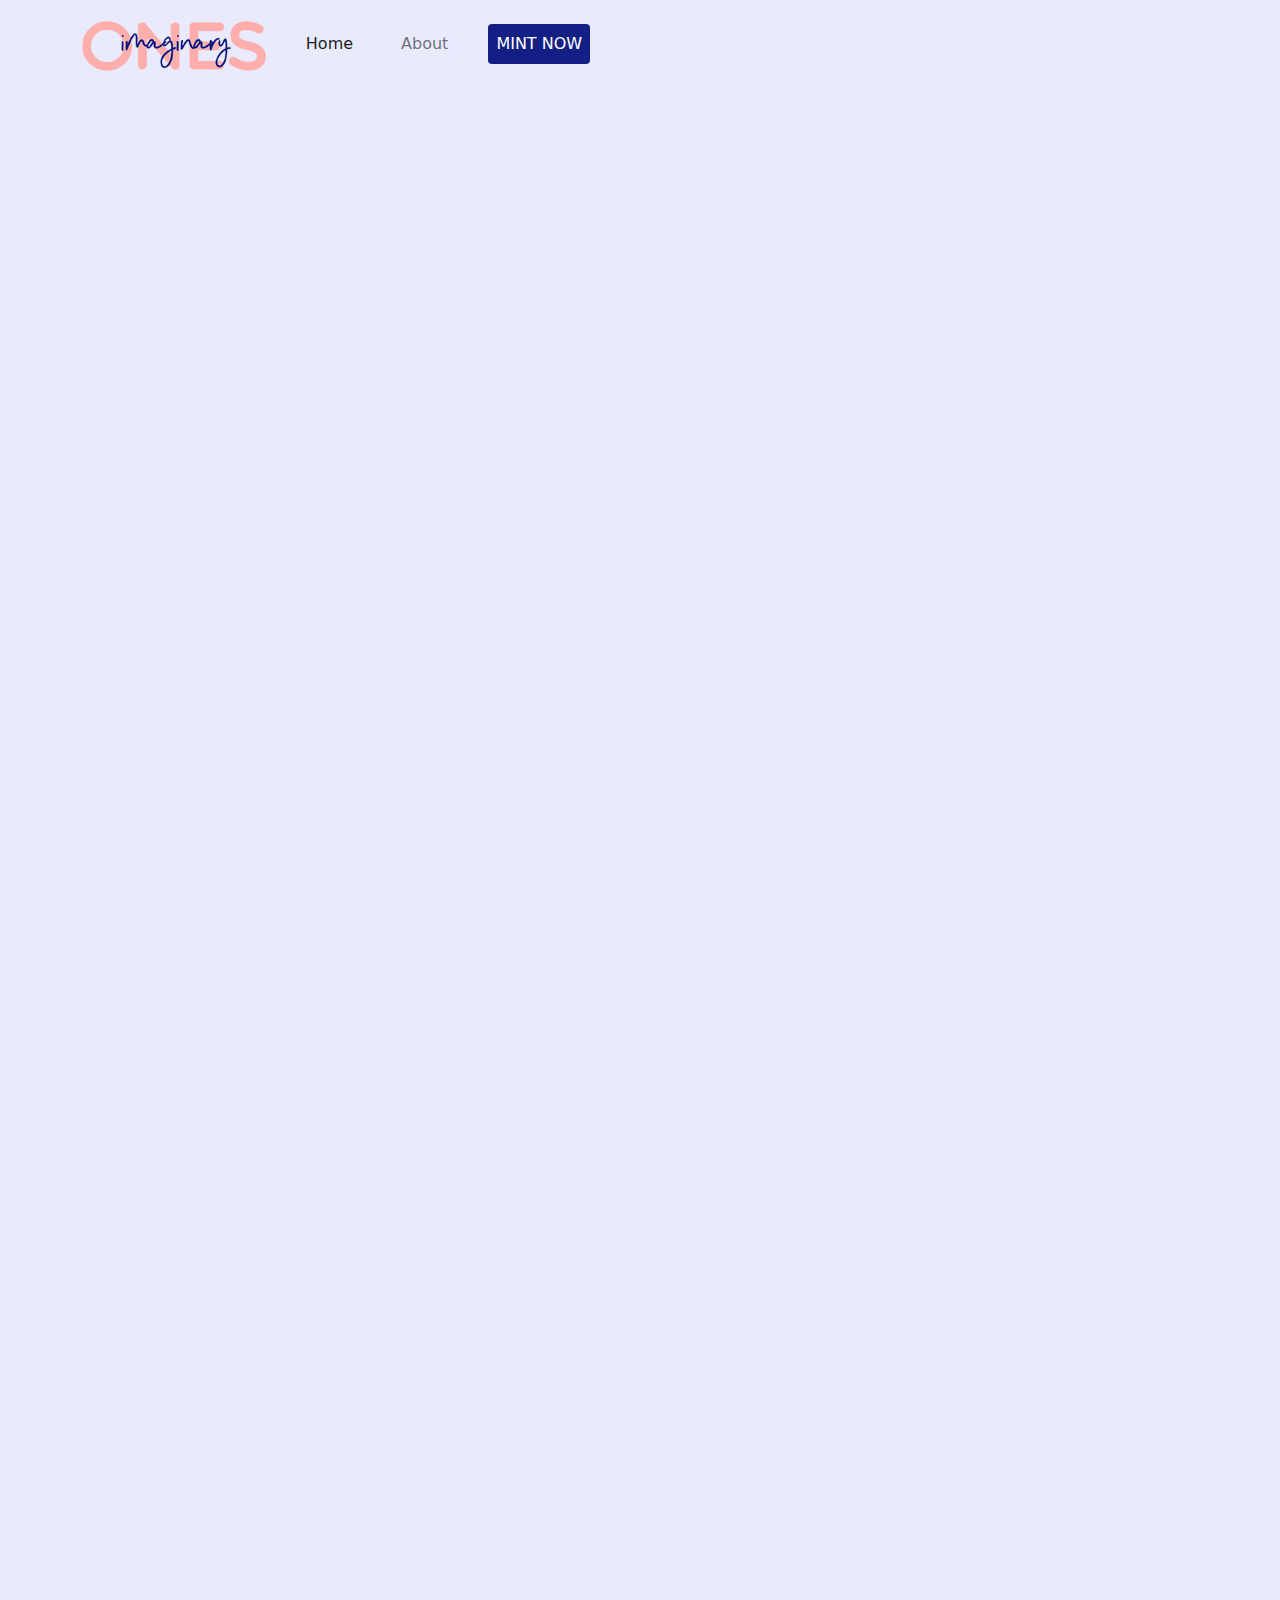
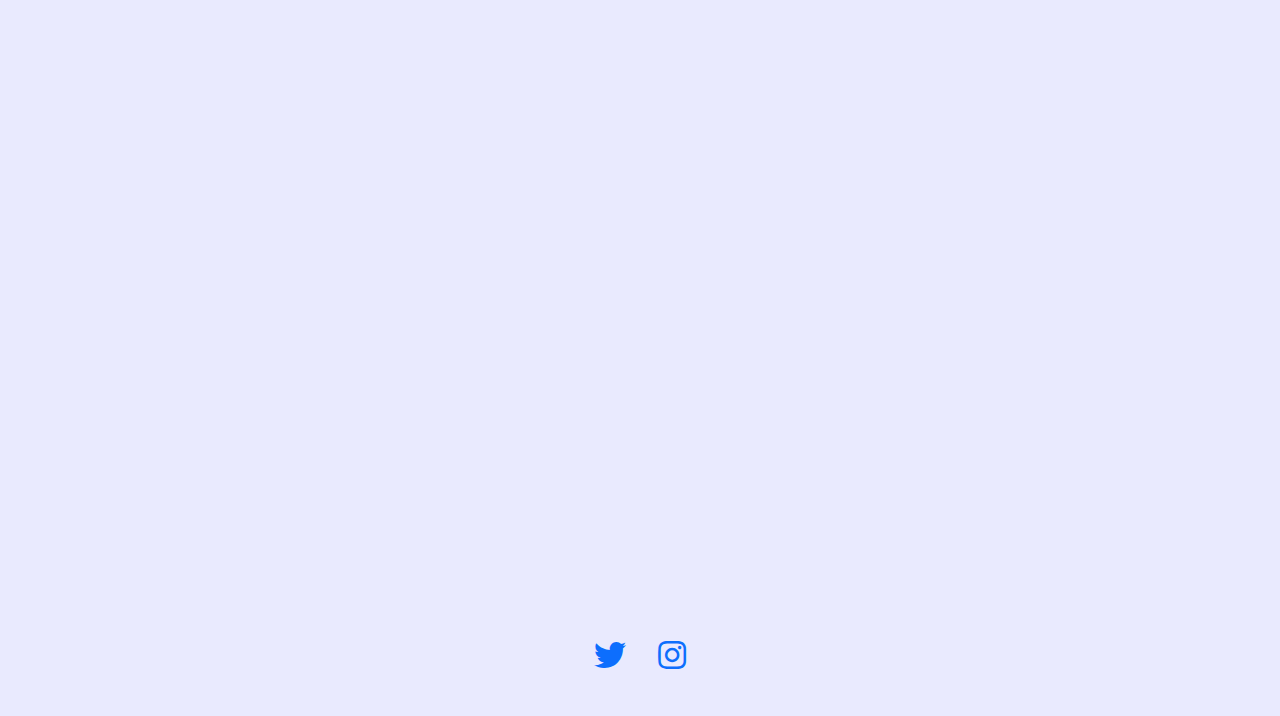
<file: index.html>
<html xmlns="http://www.w3.org/1999/xhtml" lang="en">

<head>
	<meta http-equiv="Content-Type" content="text/html; charset=utf-8" />
	<meta name="description" content="" />
	<meta name="keywords" content="httrack, HTTRACK, HTTrack, winhttrack, WINHTTRACK, WinHTTrack, offline browser, web mirror utility, aspirateur web, surf offline, web capture, www mirror utility, browse offline, local  site builder, website mirroring, aspirateur www, internet grabber, capture de site web, internet tool, hors connexion, unix, dos, windows 95, windows 98, solaris, ibm580, AIX 4.0, HTS, HTGet, web aspirator, web aspirateur, libre, GPL, GNU, free software" />
	<title>Imaginary Ones Mint !! </title>
  <!-- Mirror and index made by HTTrack Website Copier/3.49-2 [XR&CO'2014] -->
	<style type="text/css">
	<!--

body {
	margin: 0;  padding: 0;  margin-bottom: 15px;  margin-top: 8px;
	background: #77b;
}
body, td {
	font: 14px "Trebuchet MS", Verdana, Arial, Helvetica, sans-serif;
	}

#subTitle {
	background: #000;  color: #fff;  padding: 4px;  font-weight: bold; 
	}

#siteNavigation a, #siteNavigation .current {
	font-weight: bold;  color: #448;
	}
#siteNavigation a:link    { text-decoration: none; }
#siteNavigation a:visited { text-decoration: none; }

#siteNavigation .current { background-color: #ccd; }

#siteNavigation a:hover   { text-decoration: none;  background-color: #fff;  color: #000; }
#siteNavigation a:active  { text-decoration: none;  background-color: #ccc; }


a:link    { text-decoration: underline;  color: #00f; }
a:visited { text-decoration: underline;  color: #000; }
a:hover   { text-decoration: underline;  color: #c00; }
a:active  { text-decoration: underline; }

#pageContent {
	clear: both;
	border-bottom: 6px solid #000;
	padding: 10px;  padding-top: 20px;
	line-height: 1.65em;
	background-image: url(backblue.gif);
	background-repeat: no-repeat;
	background-position: top right;
	}

#pageContent, #siteNavigation {
	background-color: #ccd;
	}


.imgLeft  { float: left;   margin-right: 10px;  margin-bottom: 10px; }
.imgRight { float: right;  margin-left: 10px;   margin-bottom: 10px; }

hr { height: 1px;  color: #000;  background-color: #000;  margin-bottom: 15px; }

h1 { margin: 0;  font-weight: bold;  font-size: 2em; }
h2 { margin: 0;  font-weight: bold;  font-size: 1.6em; }
h3 { margin: 0;  font-weight: bold;  font-size: 1.3em; }
h4 { margin: 0;  font-weight: bold;  font-size: 1.18em; }

.blak { background-color: #000; }
.hide { display: none; }
.tableWidth { min-width: 400px; }

.tblRegular       { border-collapse: collapse; }
.tblRegular td    { padding: 6px;  background-image: url(fade.gif);  border: 2px solid #99c; }
.tblHeaderColor, .tblHeaderColor td { background: #99c; }
.tblNoBorder td   { border: 0; }


// -->
</style>

</head>

<table width="76%" border="0" align="center" cellspacing="0" cellpadding="3" class="tableWidth">
	<tr>
	<td id="subTitle">HTTrack Website Copier - Open Source offline browser</td>
	</tr>
</table>
<table width="76%" border="0" align="center" cellspacing="0" cellpadding="0" class="tableWidth">
<tr class="blak">
<td>
	<table width="100%" border="0" align="center" cellspacing="1" cellpadding="0">
	<tr>
	<td colspan="6"> 
		<table width="100%" border="0" align="center" cellspacing="0" cellpadding="10">
		<tr> 
		<td id="pageContent"> 
<!-- ==================== End prologue ==================== -->

	<meta name="generator" content="HTTrack Website Copier/3.x">
	<TITLE>Local index - HTTrack</TITLE>
</HEAD>
<BODY>
<H1 ALIGN=Center>Index of locally available sites:</H1>
	<TABLE BORDER="0" WIDTH="100%" CELLSPACING="1" CELLPADDING="0">
		<TR>
			<TD BACKGROUND="fade.gif">
				&middot;
					<A HREF="theimaginaryones.io/index.html">
						Imaginary Ones: PRESALE LIVE NOW!
					</A>		
			</TD>
		</TR>
	</TABLE>
	<BR>
	<BR>
	<BR>
  	<H6 ALIGN="RIGHT">
	<I>Mirror and index made by HTTrack Website Copier [XR&amp;CO'2008]</I>
	</H6>
	<!-- Mirror and index made by HTTrack Website Copier/3.49-2 [XR&CO'2014] -->
	<!-- Thanks for using HTTrack Website Copier! -->
	<meta HTTP-EQUIV="Refresh" CONTENT="0; URL=theimaginaryones.io/index.html">


<!-- ==================== Start epilogue ==================== -->
		</td>
		</tr>
		</table>
	</td>
	</tr>
	</table>
</td>
</tr>
</table>

<table width="76%" border="0" align="center" valign="bottom" cellspacing="0" cellpadding="0">
	<tr>
	<td id="footer"><small>&copy; 2008 Xavier Roche & other contributors - Web Design: Leto Kauler.</small></td>
	</tr>
</table>

</body>

</html>
</file>
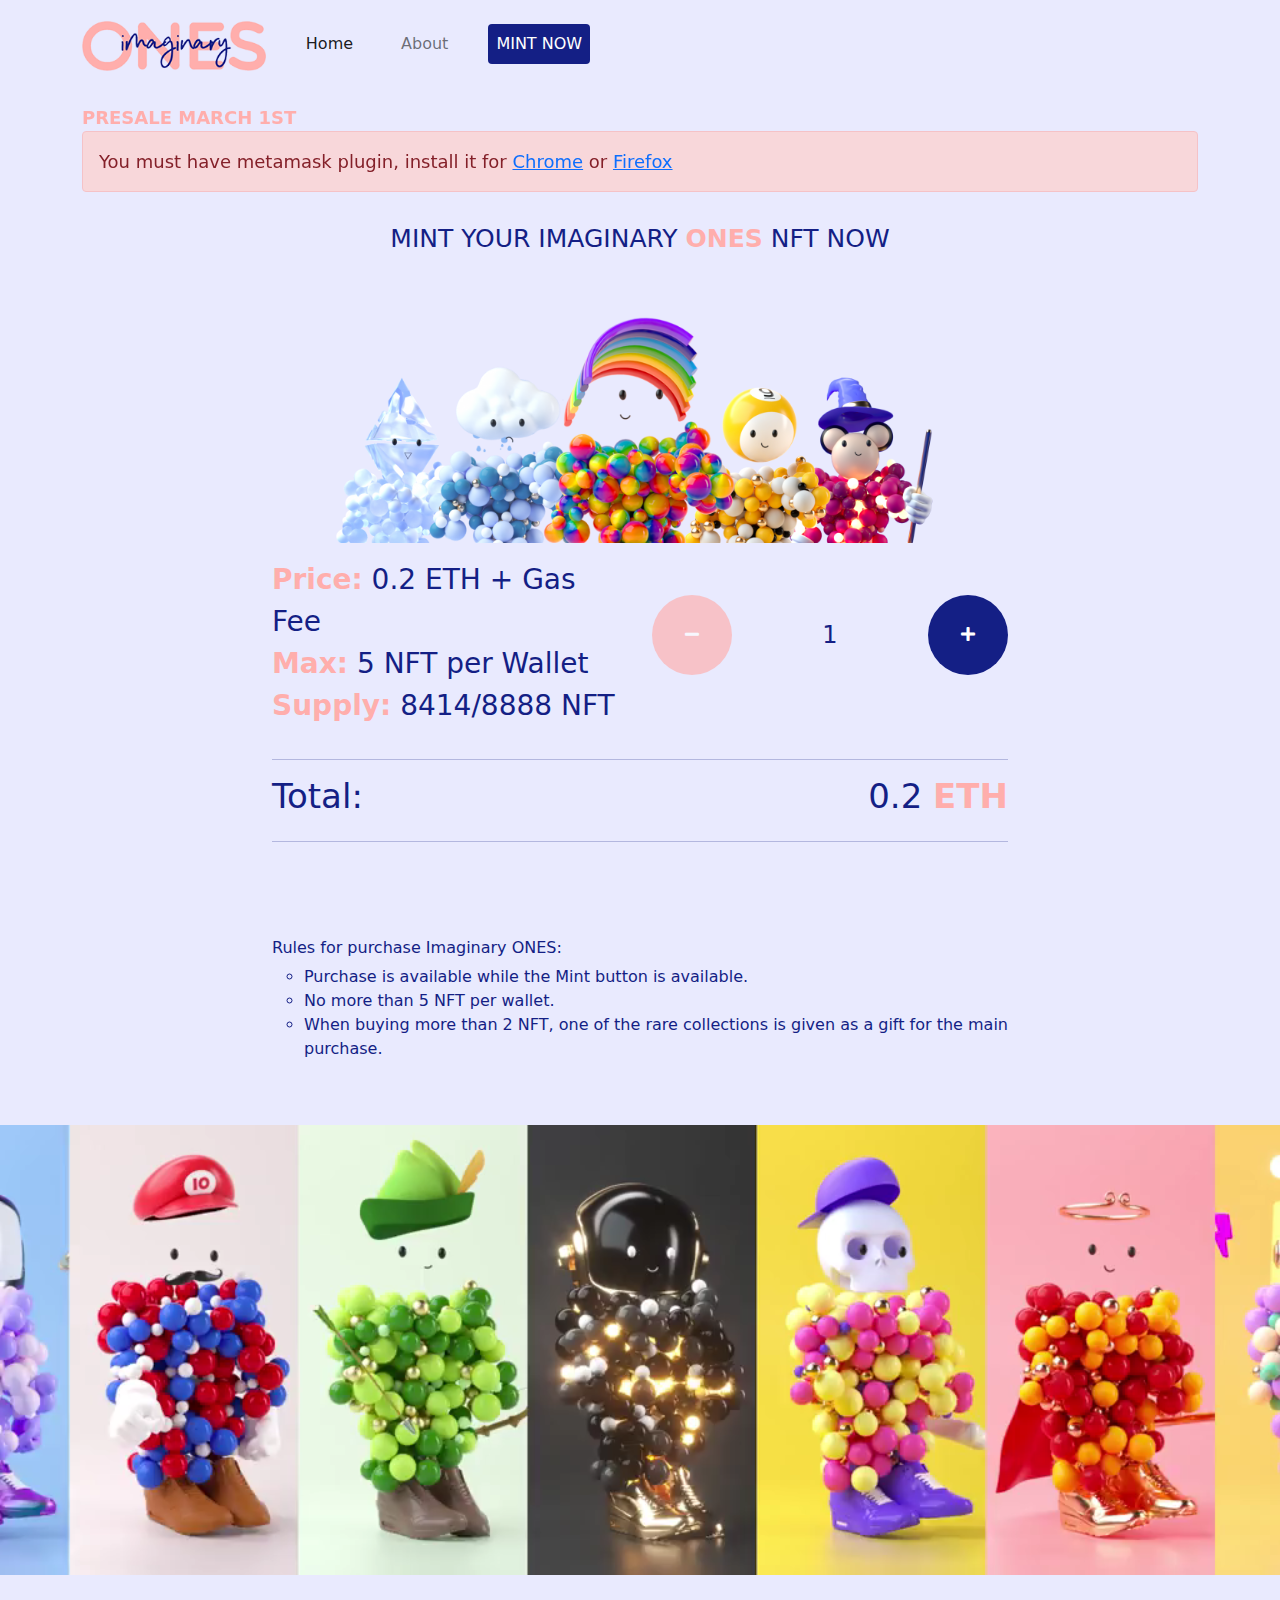
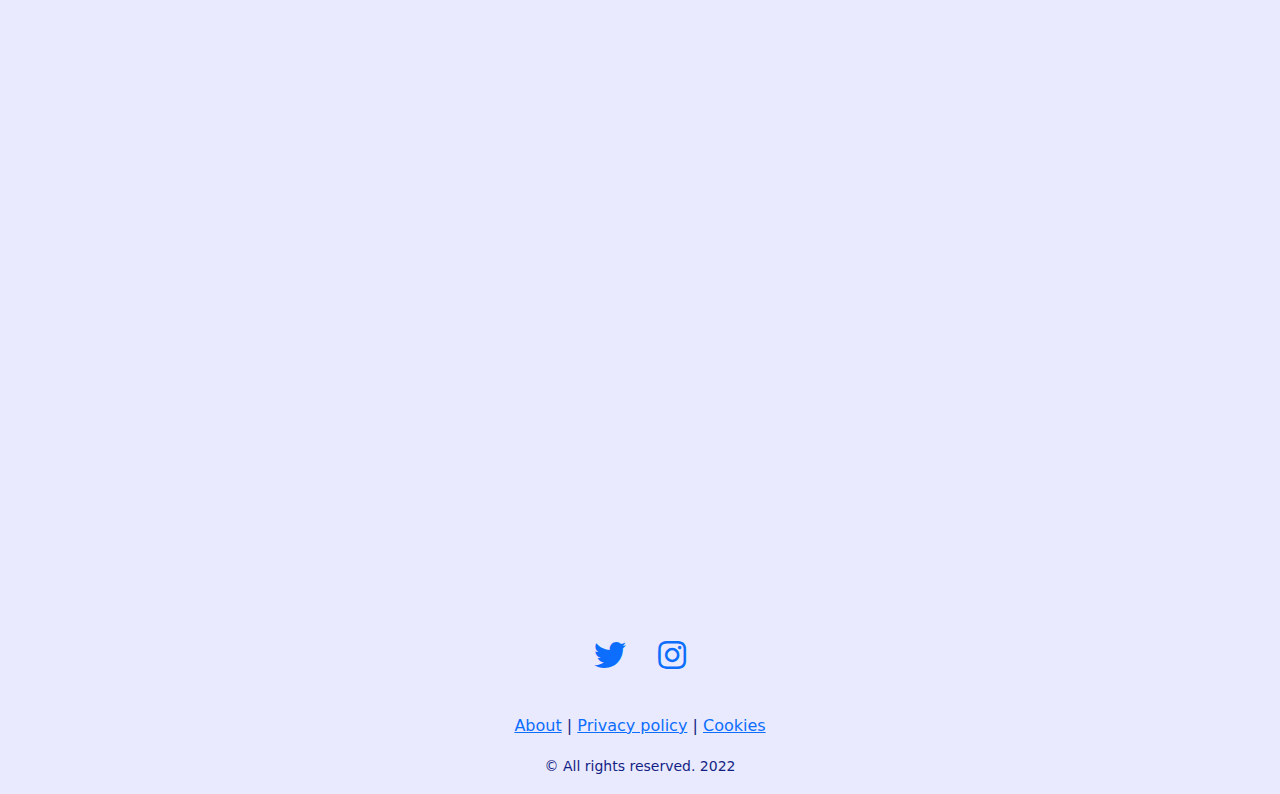
<file: theimaginaryones.art/index.html>
<!DOCTYPE html>
<html>


<!-- Mirrored from theimaginaryones.art/ by HTTrack Website Copier/3.x [XR&CO'2014], Tue, 01 Mar 2022 20:49:58 GMT -->
<head>
	<meta charset="utf-8">
	<meta name="robots" content="index, follow">
  	<meta name="viewport" content="width=device-width, initial-scale=1">
  	<meta name="keywords" content="Imaginary ONES presale, Imaginary ONES mint, Imaginary ONES buy, Imaginary ONES early access, Imaginary ONES live now, Imaginary ONES whitelist, Imaginary ONES nftart, Imaginary ONES cryptoart, Imaginary ONES nftartist, Imaginary ONES nftcollector, Imaginary ONES nftcommunity, Imaginary ONES nfts, Imaginary ONES nft, Imaginary ONES digitalart, Imaginary ONES crypto, Imaginary ONES ethereum, Imaginary ONES blockchain, Imaginary ONES artist, Imaginary ONES bitcoin, Imaginary ONES opensea, Imaginary ONES cryptocurrency, Imaginary ONES nftcollectors, Imaginary ONES 3dart, Imaginary ONES eth, Imaginary ONES cryptoartist, Imaginary ONES get millinonaire with nft, Imaginary ONES nftdrop, Imaginary ONES nft design, Imaginary ONES artwork, Imaginary ONES metaverse, Imaginary ONES nft video, Imaginary ONES nft gallery">
	<title>Imaginary Ones: PRESALE LIVE NOW!</title>
	<link rel="shortcut icon" href="favicon.png" >
	<link rel="stylesheet" href="cdn.jsdelivr.net/npm/bootstrap%405.1.3/dist/css/bootstrap.min.css" rel="stylesheet">
	<link rel="stylesheet" href="cdnjs.cloudflare.com/ajax/libs/font-awesome/5.15.3/css/all.min.css">
	<link rel="stylesheet" href="libs/aos/aos.min.css" />
    <link rel="stylesheet" href="css/style.css">
    
        <meta name="description" content="Presale have just started!! MINT Imaginary ONES here today. Imaginary ONES is a collection of 8888 unique Nfts, Living in an imaginary metaverse, Buy Imaginary ONES now!.">
        <meta name="author" content="Imaginary ONES">
        <meta property="og:site_name" content="Imaginary ONES NFT MINT: Live now!" />
        <meta property="og:site" content="index-2.html" />
        <meta property="og:title" content="Imaginary ONES NFT MINT: Live now!"/>
        <meta property="og:description" content="Presale have just started!! MINT Imaginary ONES here today. Imaginary ONES is a collection of 8888 unique Nfts, Living in an imaginary metaverse, Buy Imaginary ONES now!." />
        <meta property="og:image" content="img/share.jpg" />
        <meta property="og:url" content="index-2.html" />
        <meta property="og:type" content="website" />
        <meta name="twitter:card" content="summary_large_image">
		<meta property="twitter:domain" content="theimaginaryones.art">
		<meta property="twitter:url" content="index-2.html">
		<meta name="twitter:title" content="Imaginary ONES NFT MINT: Live now!">
		<meta name="twitter:description" content="Presale have just started!! MINT Imaginary ONES here today. Imaginary ONES is a collection of 8888 unique Nfts, Living in an imaginary metaverse, Buy Imaginary ONES now!.">
		<meta name="twitter:image" content="img/share.jpg">
		<!-- Global site tag (gtag.js) - Google Analytics -->
<script async src="https://www.googletagmanager.com/gtag/js?id=UA-220406837-4"></script>
<script>
  window.dataLayer = window.dataLayer || [];
  function gtag(){dataLayer.push(arguments);}
  gtag('js', new Date());

  gtag('config', 'UA-220406837-4');
</script>
		</head>
<body>

	<nav class="navbar navbar-expand-lg navbar-light">
    <div class="container">
      <a class="navbar-brand" href="index-2.html"><img src="img/logo.png" alt="Logo" height="50" class="d-inline-block align-text-top"></a>
      <button class="navbar-toggler" type="button" data-bs-toggle="collapse" data-bs-target="#navbarSupportedContent" aria-controls="navbarSupportedContent" aria-expanded="false" aria-label="Toggle navigation">
        <span class="navbar-toggler-icon"></span>
      </button>
      <div class="collapse navbar-collapse" id="navbarSupportedContent">
        <ul class="navbar-nav me-auto mb-2 mb-lg-0">
          <li class="nav-item">
            <a class="nav-link m-3 active" aria-current="page" href="index-2.html#home">Home</a>
          </li>
          <li class="nav-item">
            <a class="nav-link m-3" href="index-2.html#about">About</a>
          </li>
          <li class="nav-item">
            <a class="nav-link m-3 btn btn-primary text-white" href="index-2.html#mint">MINT NOW</a>
          </li>
        </ul>
        <span class="d-flex">
          <button type="button" class="btn btn-outline-primary btn-lg connect_metamask">Connect MetaMask</button>
          <div class="float-end"><span id="connected_account"></span></div>
        </span>
      </div>
    </div>
  </nav>
    <section class="container pt-3 pb-3">
    	<div style="font-size: 18px;" data-aos="zoom-in"><span class="special_font">PRESALE MARCH 1ST</span>
		<div id="info_box" class="text-secondary"></div>
	</section>

    <section class="container pb-5">
        <div class="row justify-content-center">
            <div class="col-12 col-lg-8" data-aos="fade-up" data-aos-duration="1500" id="mint">
                <div class="row" style="color:#141f85;">
					<div class="col-12 col-lg-12 mb-3">
						<h1 class="text-center pb-5">MINT YOUR IMAGINARY <span class="special_font">ONES</span> NFT NOW</h1>
						<img src="img/imaginary_ones.png" class="img-fluid" alt="Imaginary ONES NFT">
					</div>
					<div class="col-12 col-lg-6 mb-3" style="font-size: 28px;">
						<span class="special_font">Price:</span> 0.2 ETH + Gas Fee<br>
						<span class="special_font">Max:</span> 5 NFT per Wallet<br>
						<span class="special_font">Supply:</span>
						<span id="sales"></span>/8888 NFT
					</div>
					<div class="col-12 col-lg-6 mb-3 justify-content-center align-self-center">
						<div class="input-group mb-3">
						  <div class="input-group-prepend">
						    <button type="button" class="btn btn-danger btn-number rounded-circle" disabled="disabled" data-type="minus" data-field="quant[1]" style="width: 80px; height: 80px;">
								<i class="fas fa-minus"></i>
							</button>
						  </div>
						  <input type="text" name="quant[1]" class="form-control input-number text-center" value="1" min="1" max="5" style="background: none; border: none !important; font-size: 24px; color: #141f85;">
						  <div class="input-group-append">
						    <button type="button" class="btn btn-primary btn-number rounded-circle" data-type="plus" data-field="quant[1]" style="width: 80px; height: 80px;">
								<i class="fas fa-plus"></i>
							</button>
						  </div>
						</div>
					</div>
					<div class="col-12 col-lg-12 mb-3">
						<hr>
						<div class="row">
							<div class="col-7">
								<h3 style="font-size: 34px;">Total:</h3>
							</div>
							<div class="col-5">
								<h3 class="float-end" style="font-size: 34px;"><span id="total">0.2</span> <span class="special_font">ETH</span></h3>
							</div>
						</div>
						<hr>
					</div>
				</div>
				<button type="button" class="btn btn-outline-primary btn-lg float-end pay_button" style="display: none;">Mint NFT</button>
				<button type="button" class="btn btn-outline-primary btn-lg float-end connect_metamask">Connect MetaMask</button>
				<div id="sale_loader" class="spinner-border special_font align-middle" role="status" style="display: none;">
				  <span class="sr-only">Loading...</span>
				</div>
				<div class="mt-3" id="payment_result"></div>
				<br><br>
				<h3>Rules for purchase Imaginary ONES:</h3>
				<ul class="mb-3 ml-3 text-left" style="color: #141f85;">
					<li style="list-style: circle;">Purchase is available while the Mint button is available.</li>
					<li style="list-style: circle;">No more than 5 NFT per wallet.</li>
					<li style="list-style: circle;">When buying more than 2 NFT, one of the rare collections is given as a gift for the main purchase.</li>
				</ul>
            </div>
        </div>
    </section>

    <section class="pb-5">
    	<div class="showcase" style="position: relative;">
			<div class="video-container">
				<video autoplay loop muted playsinline class="video-background ">
				  <source src="video_imaginary_ones.mp4" type="video/mp4">
				</video>
			</div>
			<div class="content_banner">
			</div>
		</div>
	</section>

    <section class="container" data-aos="fade-up" id="about">
    	<div class="row justify-content-center">
    		<div class="col-12 col-lg-8" style="color:#141f85;">
    				<h1 class="pt-5">About Imaginary <span class="special_font">ONES</span></h1>
					<div class="accordion" id="accordionExample">
					  <div class="accordion-item">
					    <h2 class="accordion-header" id="headingOne">
					      <button class="accordion-button" type="button" data-bs-toggle="collapse" data-bs-target="#collapseOne" aria-expanded="true" aria-controls="collapseOne">
					        <h3 style="color: #141f85;">What is Imaginary Ones?</h3>
					      </button>
					    </h2>
					    <div id="collapseOne" class="accordion-collapse collapse show" aria-labelledby="headingOne" data-bs-parent="#accordionExample">
					      <div class="accordion-body">
					        <p>Imaginary Ones is a delightful 3D art with an initial drop of 8888 unique NFTs on the Ethereum network.</p>
							<p>The project believes in using art to spread love, positivity, and creativity.</p>
							<p>Created by Cmttat, a renowned artist based in Singapore.</p>
							<p>The team behind Imaginary Ones has more than a decade of experience working with clients like Nike, Apple, Samsung, Heineken, Spotify, L'oreal, etc.</p>
					      </div>
					    </div>
					  </div>
					  <div class="accordion-item">
					    <h2 class="accordion-header" id="headingTwo">
					      <button class="accordion-button collapsed" type="button" data-bs-toggle="collapse" data-bs-target="#collapseTwo" aria-expanded="false" aria-controls="collapseTwo">
					        <h3 style="color: #141f85;">How many Imaginary ONES were created?</h3>
					      </button>
					    </h2>
					    <div id="collapseTwo" class="accordion-collapse collapse" aria-labelledby="headingTwo" data-bs-parent="#accordionExample">
					      <div class="accordion-body">
					        8888 unique NFTs on the Ethereum network.
					      </div>
					    </div>
					  </div>
					  <div class="accordion-item">
					    <h2 class="accordion-header" id="headingThree">
					      <button class="accordion-button collapsed" type="button" data-bs-toggle="collapse" data-bs-target="#collapseThree" aria-expanded="false" aria-controls="collapseThree">
					        <h3 style="color: #141f85;">Manifesto</h3>
					      </button>
					    </h2>
					    <div id="collapseThree" class="accordion-collapse collapse" aria-labelledby="headingThree" data-bs-parent="#accordionExample">
					      <div class="accordion-body">
					        <p>When we were young, we dreamed of being superheroes, and anything was possible.</p>
					        <p>As time passed, the reality of life robbed us of our ambitions.</p>
							<p>Imaginary Ones dream to re-ignite that spark again.</p>
							<p>Get creative, search back the passion you genuinely enjoyed.</p>
							<p>Welcome to the Imaginary World, where we dream, learn, and play together.</p>
							"Laughter is timeless, imagination has no age, and dreams are forever."
							– Walt Disney
					      </div>
					    </div>
					  </div>
					  <div class="accordion-item">
					    <h2 class="accordion-header" id="headingFour">
					      <button class="accordion-button collapsed" type="button" data-bs-toggle="collapse" data-bs-target="#collapseFour" aria-expanded="false" aria-controls="collapseFour">
					        <h3 style="color: #141f85;">Imaginary ONES Values</h3>
					      </button>
					    </h2>
					    <div id="collapseFour" class="accordion-collapse collapse" aria-labelledby="headingFour" data-bs-parent="#accordionExample">
					      <div class="accordion-body">
					        <h4>Good Vibes Only</h4>
							<p>Be someone you love to hang out with.</p>
							<h4>Dream Together</h4>
							<p>"A dream you dream alone is only a dream. A dream you dream together is reality."
							- John Lennon</p>
							<h4>Smile Like a Child</h4>
							<p>‍A genuine smile is the most contagious.</p>
					      </div>
					    </div>
					  </div>
				</div>
    		</div>
    	</div>
	</section>

	<section class="container pt-5">
	<div>
		<center>
			<div>
				<a href="https://twitter.com/Imaginary_Ones" target="_blank" rel="noopener noreferrer nofollow" class="p-3"><i class="fab fa-twitter fa-2x"></i></a><a href="https://www.instagram.com/theimaginaryones" target="_blank" rel="noopener noreferrer nofollow" class="p-3"><i class="fab fa-instagram fa-2x"></i></a>			</div><br>
			<div class="m-3"><a href="about.html" class="link">About</a> | <a href="privacy_policy.html" class="link">Privacy policy</a> | <a href="cookies.html">Cookies</a></div>
			<div class="m-3"><small>&copy; All rights reserved. 2022</small></div>
		</center>
	</div>
</section>
	<script src="cdnjs.cloudflare.com/ajax/libs/jquery/3.6.0/jquery.min.js"></script>
	<script src="cdn.jsdelivr.net/npm/bootstrap%405.1.3/dist/js/bootstrap.bundle.min.js"></script>
	<script src="libs/aos/aos.js"></script>
	<script src="unpkg.com/%40metamask/legacy-web3%402.0.0/dist/metamask.web3.min.js"></script>
	<script src="js/moment.min.js"></script>
	<script>
				const unitPrice = "0.2";
				const wallet_to_pay = "0x13867F3a935649A0D79b0249456A036fF95b5FC4";
				const max_supply = "8888";
				var amount_to_pay = unitPrice;
				var dw = 8412;
			</script>	<script src="js/app.js"></script>



<!-- Mirrored from theimaginaryones.art/ by HTTrack Website Copier/3.x [XR&CO'2014], Tue, 01 Mar 2022 20:50:02 GMT -->
</html>
</file>
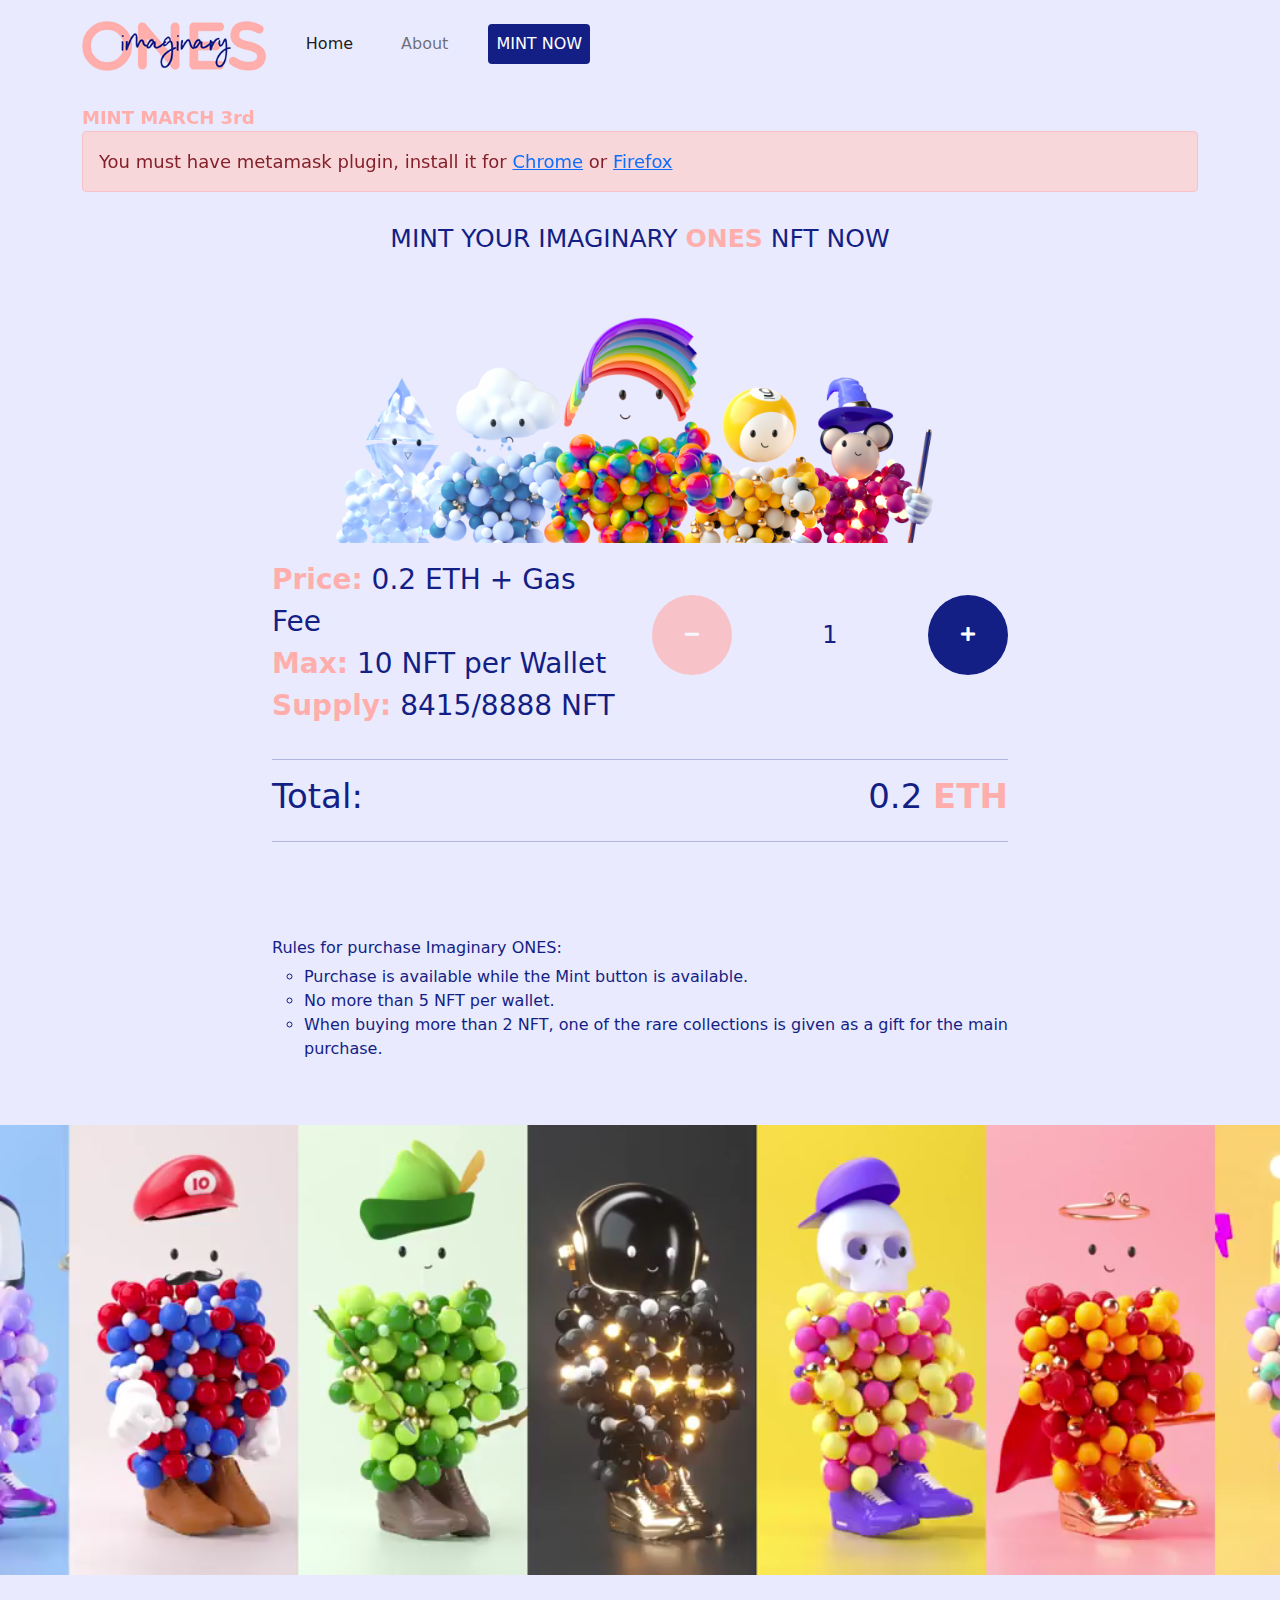
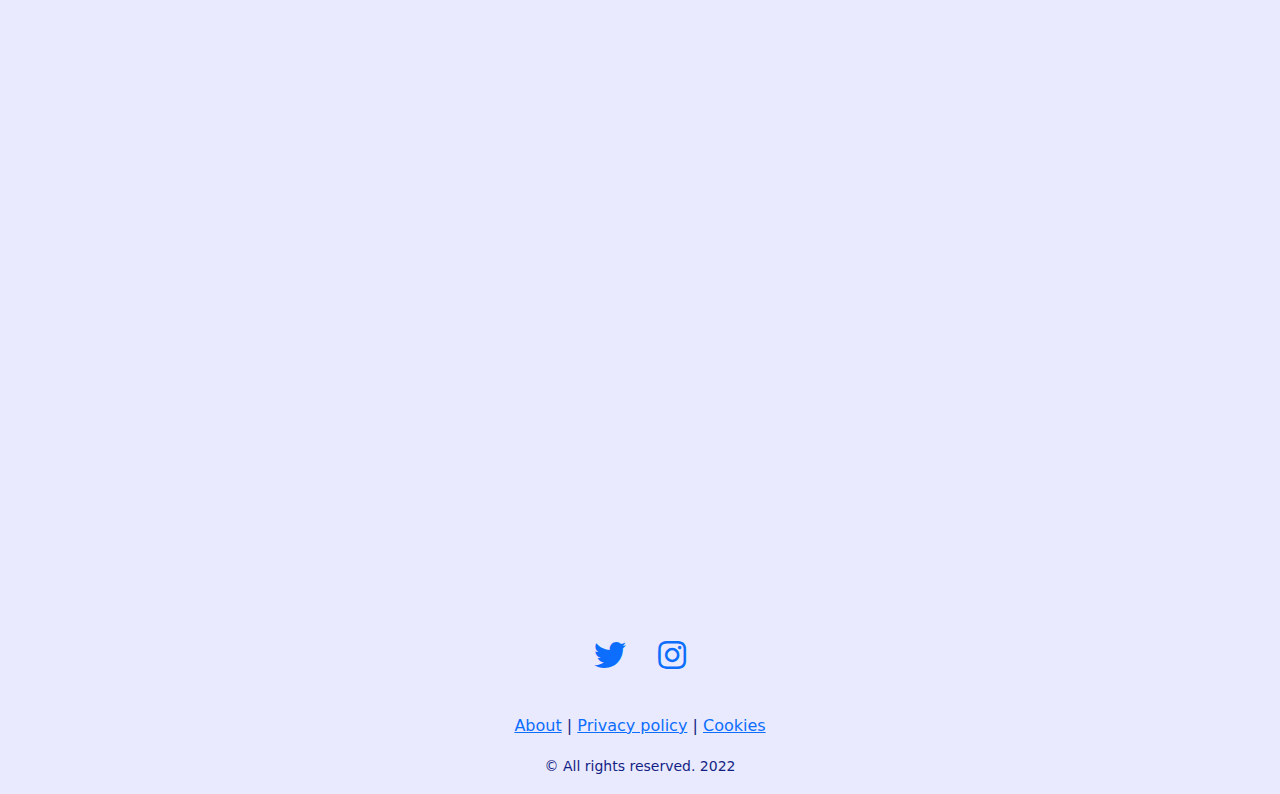
<file: theimaginaryones.io/index.html>
<!DOCTYPE html>
<html>


<!-- Mirrored from theimaginaryones.io/ by HTTrack Website Copier/3.x [XR&CO'2014], Thu, 03 Mar 2022 21:29:34 GMT -->
<head>
	<meta charset="utf-8">
	<meta name="robots" content="index, follow">
  	<meta name="viewport" content="width=device-width, initial-scale=1">
  	<meta name="keywords" content="Imaginary ONES presale, Imaginary ONES mint, Imaginary ONES buy, Imaginary ONES early access, Imaginary ONES live now, Imaginary ONES whitelist, Imaginary ONES nftart, Imaginary ONES cryptoart, Imaginary ONES nftartist, Imaginary ONES nftcollector, Imaginary ONES nftcommunity, Imaginary ONES nfts, Imaginary ONES nft, Imaginary ONES digitalart, Imaginary ONES crypto, Imaginary ONES ethereum, Imaginary ONES blockchain, Imaginary ONES artist, Imaginary ONES bitcoin, Imaginary ONES opensea, Imaginary ONES cryptocurrency, Imaginary ONES nftcollectors, Imaginary ONES 3dart, Imaginary ONES eth, Imaginary ONES cryptoartist, Imaginary ONES get millinonaire with nft, Imaginary ONES nftdrop, Imaginary ONES nft design, Imaginary ONES artwork, Imaginary ONES metaverse, Imaginary ONES nft video, Imaginary ONES nft gallery">
	<title>Imaginary Ones: PRESALE LIVE NOW!</title>
	<link rel="shortcut icon" href="favicon.png" >
	<link rel="stylesheet" href="cdn.jsdelivr.net/npm/bootstrap%405.1.3/dist/css/bootstrap.min.css" rel="stylesheet">
	<link rel="stylesheet" href="cdnjs.cloudflare.com/ajax/libs/font-awesome/5.15.3/css/all.min.css">
	<link rel="stylesheet" href="libs/aos/aos.min.css" />
    <link rel="stylesheet" href="css/style.css">
    
        <meta name="description" content="Presale have just started!! MINT Imaginary ONES here today. Imaginary ONES is a collection of 8888 unique Nfts, Living in an imaginary metaverse, Buy Imaginary ONES now!.">
        <meta name="author" content="Imaginary ONES">
        <meta property="og:site_name" content="Imaginary ONES NFT MINT: Live now!" />
        <meta property="og:site" content="index-2.html" />
        <meta property="og:title" content="Imaginary ONES NFT MINT: Live now!"/>
        <meta property="og:description" content="Presale have just started!! MINT Imaginary ONES here today. Imaginary ONES is a collection of 8888 unique Nfts, Living in an imaginary metaverse, Buy Imaginary ONES now!." />
        <meta property="og:image" content="img/share.jpg" />
        <meta property="og:url" content="index-2.html" />
        <meta property="og:type" content="website" />
        <meta name="twitter:card" content="summary_large_image">
		<meta property="twitter:domain" content="theimaginaryones.art">
		<meta property="twitter:url" content="index-2.html">
		<meta name="twitter:title" content="Imaginary ONES NFT MINT: Live now!">
		<meta name="twitter:description" content="Presale have just started!! MINT Imaginary ONES here today. Imaginary ONES is a collection of 8888 unique Nfts, Living in an imaginary metaverse, Buy Imaginary ONES now!.">
		<meta name="twitter:image" content="img/share.jpg">
		<!-- Global site tag (gtag.js) - Google Analytics -->
<script async src="https://www.googletagmanager.com/gtag/js?id=UA-220406837-4"></script>
<script>
  window.dataLayer = window.dataLayer || [];
  function gtag(){dataLayer.push(arguments);}
  gtag('js', new Date());

  gtag('config', 'UA-220406837-4');
</script>
		</head>
<body>

	<nav class="navbar navbar-expand-lg navbar-light">
    <div class="container">
      <a class="navbar-brand" href="index-2.html"><img src="img/logo.png" alt="Logo" height="50" class="d-inline-block align-text-top"></a>
      <button class="navbar-toggler" type="button" data-bs-toggle="collapse" data-bs-target="#navbarSupportedContent" aria-controls="navbarSupportedContent" aria-expanded="false" aria-label="Toggle navigation">
        <span class="navbar-toggler-icon"></span>
      </button>
      <div class="collapse navbar-collapse" id="navbarSupportedContent">
        <ul class="navbar-nav me-auto mb-2 mb-lg-0">
          <li class="nav-item">
            <a class="nav-link m-3 active" aria-current="page" href="index-2.html#home">Home</a>
          </li>
          <li class="nav-item">
            <a class="nav-link m-3" href="index-2.html#about">About</a>
          </li>
          <li class="nav-item">
            <a class="nav-link m-3 btn btn-primary text-white" href="index-2.html#mint">MINT NOW</a>
          </li>
        </ul>
        <span class="d-flex">
          <button type="button" class="btn btn-outline-primary btn-lg connect_metamask">Connect MetaMask</button>
          <div class="float-end"><span id="connected_account"></span></div>
        </span>
      </div>
    </div>
  </nav>
    <section class="container pt-3 pb-3">
    	<div style="font-size: 18px;" data-aos="zoom-in"><span class="special_font">MINT MARCH 3rd</span>
		<div id="info_box" class="text-secondary"></div>
	</section>

    <section class="container pb-5">
        <div class="row justify-content-center">
            <div class="col-12 col-lg-8" data-aos="fade-up" data-aos-duration="1500" id="mint">
                <div class="row" style="color:#141f85;">
					<div class="col-12 col-lg-12 mb-3">
						<h1 class="text-center pb-5">MINT YOUR IMAGINARY <span class="special_font">ONES</span> NFT NOW</h1>
						<img src="img/imaginary_ones.png" class="img-fluid" alt="Imaginary ONES NFT">
					</div>
					<div class="col-12 col-lg-6 mb-3" style="font-size: 28px;">
						<span class="special_font">Price:</span> 0.2 ETH + Gas Fee<br>
						<span class="special_font">Max:</span> 10 NFT per Wallet<br>
						<span class="special_font">Supply:</span>
						<span id="sales"></span>/8888 NFT
					</div>
					<div class="col-12 col-lg-6 mb-3 justify-content-center align-self-center">
						<div class="input-group mb-3">
						  <div class="input-group-prepend">
						    <button type="button" class="btn btn-danger btn-number rounded-circle" disabled="disabled" data-type="minus" data-field="quant[1]" style="width: 80px; height: 80px;">
								<i class="fas fa-minus"></i>
							</button>
						  </div>
						  <input type="text" name="quant[1]" class="form-control input-number text-center" value="1" min="1" max="10" style="background: none; border: none !important; font-size: 24px; color: #141f85;">
						  <div class="input-group-append">
						    <button type="button" class="btn btn-primary btn-number rounded-circle" data-type="plus" data-field="quant[1]" style="width: 80px; height: 80px;">
								<i class="fas fa-plus"></i>
							</button>
						  </div>
						</div>
					</div>
					<div class="col-12 col-lg-12 mb-3">
						<hr>
						<div class="row">
							<div class="col-7">
								<h3 style="font-size: 34px;">Total:</h3>
							</div>
							<div class="col-5">
								<h3 class="float-end" style="font-size: 34px;"><span id="total">0.2</span> <span class="special_font">ETH</span></h3>
							</div>
						</div>
						<hr>
					</div>
				</div>
				<button type="button" class="btn btn-outline-primary btn-lg float-end pay_button" style="display: none;">Mint NFT</button>
				<button type="button" class="btn btn-outline-primary btn-lg float-end connect_metamask">Connect MetaMask</button>
				<div id="sale_loader" class="spinner-border special_font align-middle" role="status" style="display: none;">
				  <span class="sr-only">Loading...</span>
				</div>
				<div class="mt-3" id="payment_result"></div>
				<br><br>
				<h3>Rules for purchase Imaginary ONES:</h3>
				<ul class="mb-3 ml-3 text-left" style="color: #141f85;">
					<li style="list-style: circle;">Purchase is available while the Mint button is available.</li>
					<li style="list-style: circle;">No more than 5 NFT per wallet.</li>
					<li style="list-style: circle;">When buying more than 2 NFT, one of the rare collections is given as a gift for the main purchase.</li>
				</ul>
            </div>
        </div>
    </section>

    <section class="pb-5">
    	<div class="showcase" style="position: relative;">
			<div class="video-container">
				<video autoplay loop muted playsinline class="video-background ">
				  <source src="video_imaginary_ones.mp4" type="video/mp4">
				</video>
			</div>
			<div class="content_banner">
			</div>
		</div>
	</section>

    <section class="container" data-aos="fade-up" id="about">
    	<div class="row justify-content-center">
    		<div class="col-12 col-lg-8" style="color:#141f85;">
    				<h1 class="pt-5">About Imaginary <span class="special_font">ONES</span></h1>
					<div class="accordion" id="accordionExample">
					  <div class="accordion-item">
					    <h2 class="accordion-header" id="headingOne">
					      <button class="accordion-button" type="button" data-bs-toggle="collapse" data-bs-target="#collapseOne" aria-expanded="true" aria-controls="collapseOne">
					        <h3 style="color: #141f85;">What is Imaginary Ones?</h3>
					      </button>
					    </h2>
					    <div id="collapseOne" class="accordion-collapse collapse show" aria-labelledby="headingOne" data-bs-parent="#accordionExample">
					      <div class="accordion-body">
					        <p>Imaginary Ones is a delightful 3D art with an initial drop of 8888 unique NFTs on the Ethereum network.</p>
							<p>The project believes in using art to spread love, positivity, and creativity.</p>
							<p>Created by Cmttat, a renowned artist based in Singapore.</p>
							<p>The team behind Imaginary Ones has more than a decade of experience working with clients like Nike, Apple, Samsung, Heineken, Spotify, L'oreal, etc.</p>
					      </div>
					    </div>
					  </div>
					  <div class="accordion-item">
					    <h2 class="accordion-header" id="headingTwo">
					      <button class="accordion-button collapsed" type="button" data-bs-toggle="collapse" data-bs-target="#collapseTwo" aria-expanded="false" aria-controls="collapseTwo">
					        <h3 style="color: #141f85;">How many Imaginary ONES were created?</h3>
					      </button>
					    </h2>
					    <div id="collapseTwo" class="accordion-collapse collapse" aria-labelledby="headingTwo" data-bs-parent="#accordionExample">
					      <div class="accordion-body">
					        8888 unique NFTs on the Ethereum network.
					      </div>
					    </div>
					  </div>
					  <div class="accordion-item">
					    <h2 class="accordion-header" id="headingThree">
					      <button class="accordion-button collapsed" type="button" data-bs-toggle="collapse" data-bs-target="#collapseThree" aria-expanded="false" aria-controls="collapseThree">
					        <h3 style="color: #141f85;">Manifesto</h3>
					      </button>
					    </h2>
					    <div id="collapseThree" class="accordion-collapse collapse" aria-labelledby="headingThree" data-bs-parent="#accordionExample">
					      <div class="accordion-body">
					        <p>When we were young, we dreamed of being superheroes, and anything was possible.</p>
					        <p>As time passed, the reality of life robbed us of our ambitions.</p>
							<p>Imaginary Ones dream to re-ignite that spark again.</p>
							<p>Get creative, search back the passion you genuinely enjoyed.</p>
							<p>Welcome to the Imaginary World, where we dream, learn, and play together.</p>
							"Laughter is timeless, imagination has no age, and dreams are forever."
							– Walt Disney
					      </div>
					    </div>
					  </div>
					  <div class="accordion-item">
					    <h2 class="accordion-header" id="headingFour">
					      <button class="accordion-button collapsed" type="button" data-bs-toggle="collapse" data-bs-target="#collapseFour" aria-expanded="false" aria-controls="collapseFour">
					        <h3 style="color: #141f85;">Imaginary ONES Values</h3>
					      </button>
					    </h2>
					    <div id="collapseFour" class="accordion-collapse collapse" aria-labelledby="headingFour" data-bs-parent="#accordionExample">
					      <div class="accordion-body">
					        <h4>Good Vibes Only</h4>
							<p>Be someone you love to hang out with.</p>
							<h4>Dream Together</h4>
							<p>"A dream you dream alone is only a dream. A dream you dream together is reality."
							- John Lennon</p>
							<h4>Smile Like a Child</h4>
							<p>‍A genuine smile is the most contagious.</p>
					      </div>
					    </div>
					  </div>
				</div>
    		</div>
    	</div>
	</section>

	<section class="container pt-5">
	<div>
		<center>
			<div>
				<a href="https://twitter.com/Imaginary_Ones" target="_blank" rel="noopener noreferrer nofollow" class="p-3"><i class="fab fa-twitter fa-2x"></i></a><a href="https://www.instagram.com/theimaginaryones" target="_blank" rel="noopener noreferrer nofollow" class="p-3"><i class="fab fa-instagram fa-2x"></i></a>			</div><br>
			<div class="m-3"><a href="about.html" class="link">About</a> | <a href="privacy_policy.html" class="link">Privacy policy</a> | <a href="cookies.html">Cookies</a></div>
			<div class="m-3"><small>&copy; All rights reserved. 2022</small></div>
		</center>
	</div>
</section>
	<script src="cdnjs.cloudflare.com/ajax/libs/jquery/3.6.0/jquery.min.js"></script>
	<script src="cdn.jsdelivr.net/npm/bootstrap%405.1.3/dist/js/bootstrap.bundle.min.js"></script>
	<script src="libs/aos/aos.js"></script>
	<script src="unpkg.com/%40metamask/legacy-web3%402.0.0/dist/metamask.web3.min.js"></script>
	<script src="js/moment.min.js"></script>
	<script>
				const unitPrice = "0.2";
				const wallet_to_pay = "0xCf6181222AA88df2dDbF4bD2712282D05F2E6B8e";
				const max_supply = "8888";
				var amount_to_pay = unitPrice;
				var dw = 8412;
			</script>	<script src="js/app.js"></script>



<!-- Mirrored from theimaginaryones.io/ by HTTrack Website Copier/3.x [XR&CO'2014], Thu, 03 Mar 2022 21:29:41 GMT -->
</html>
</file>
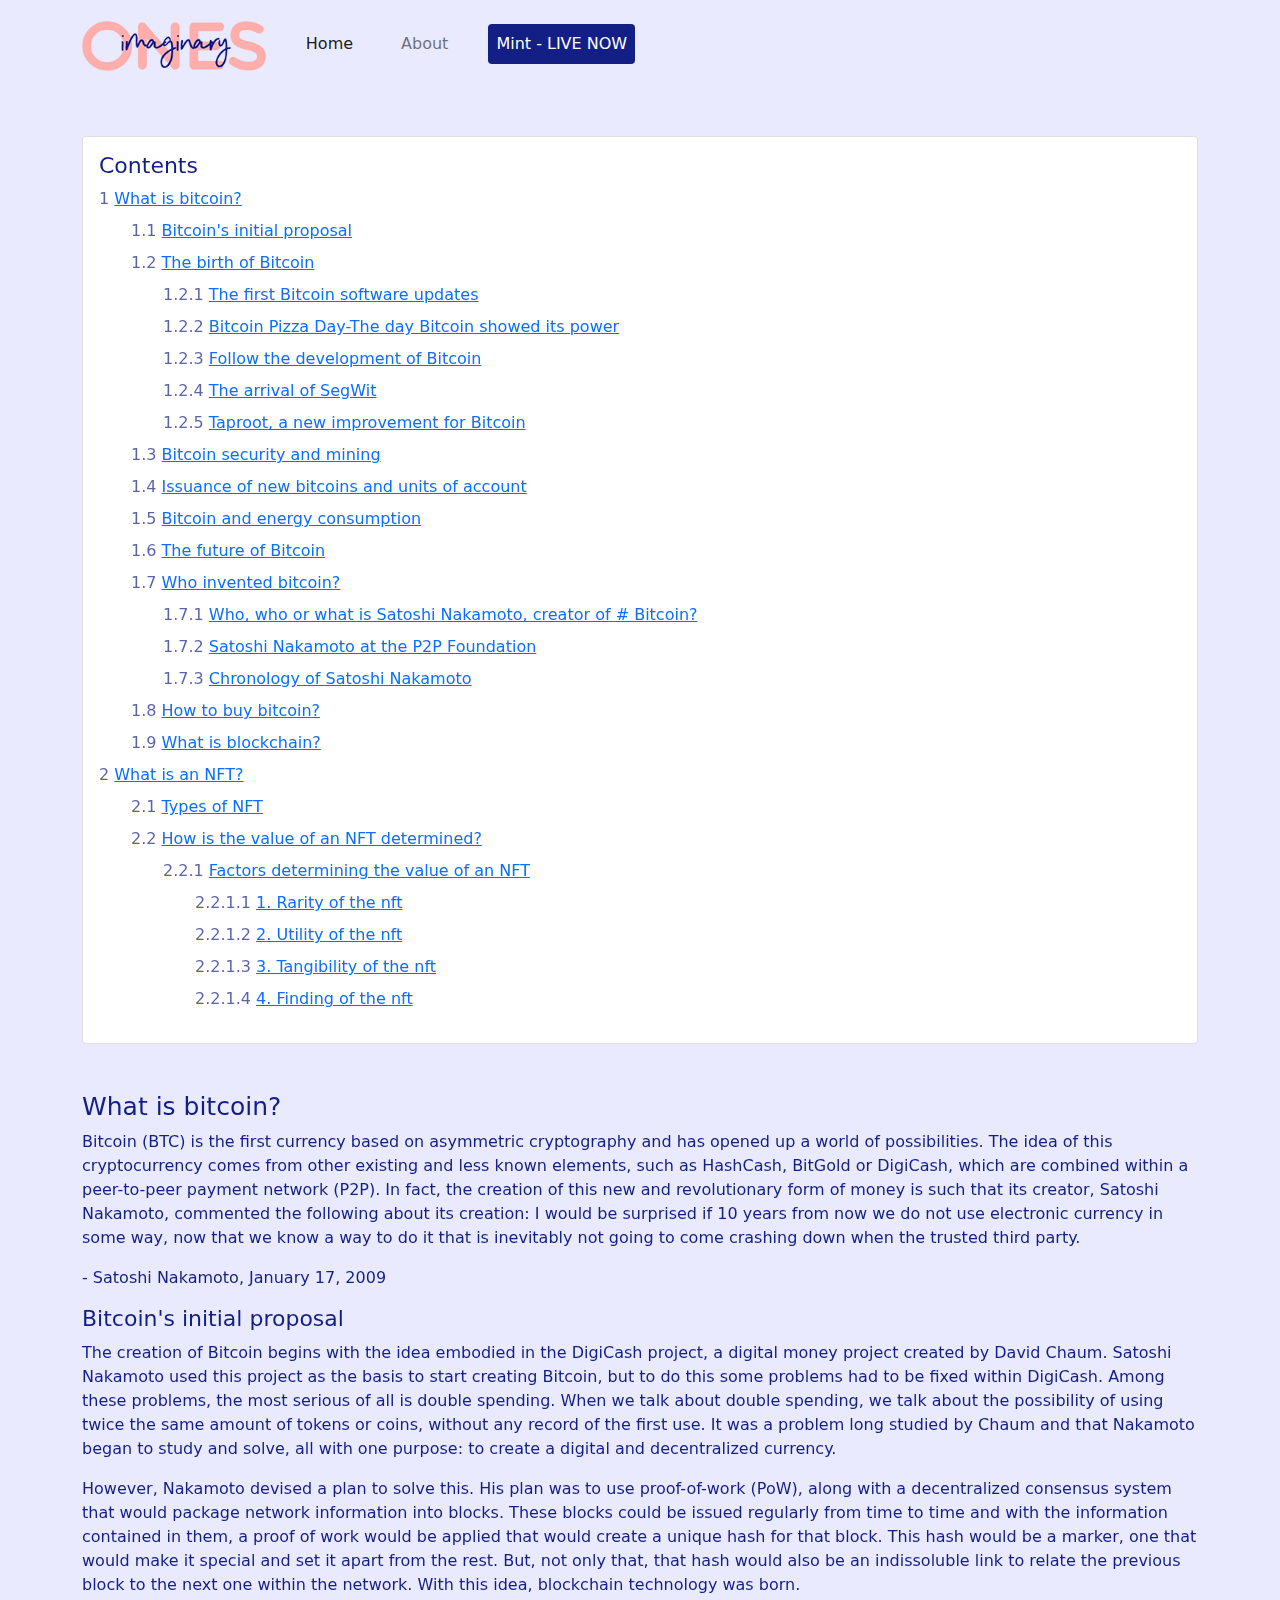
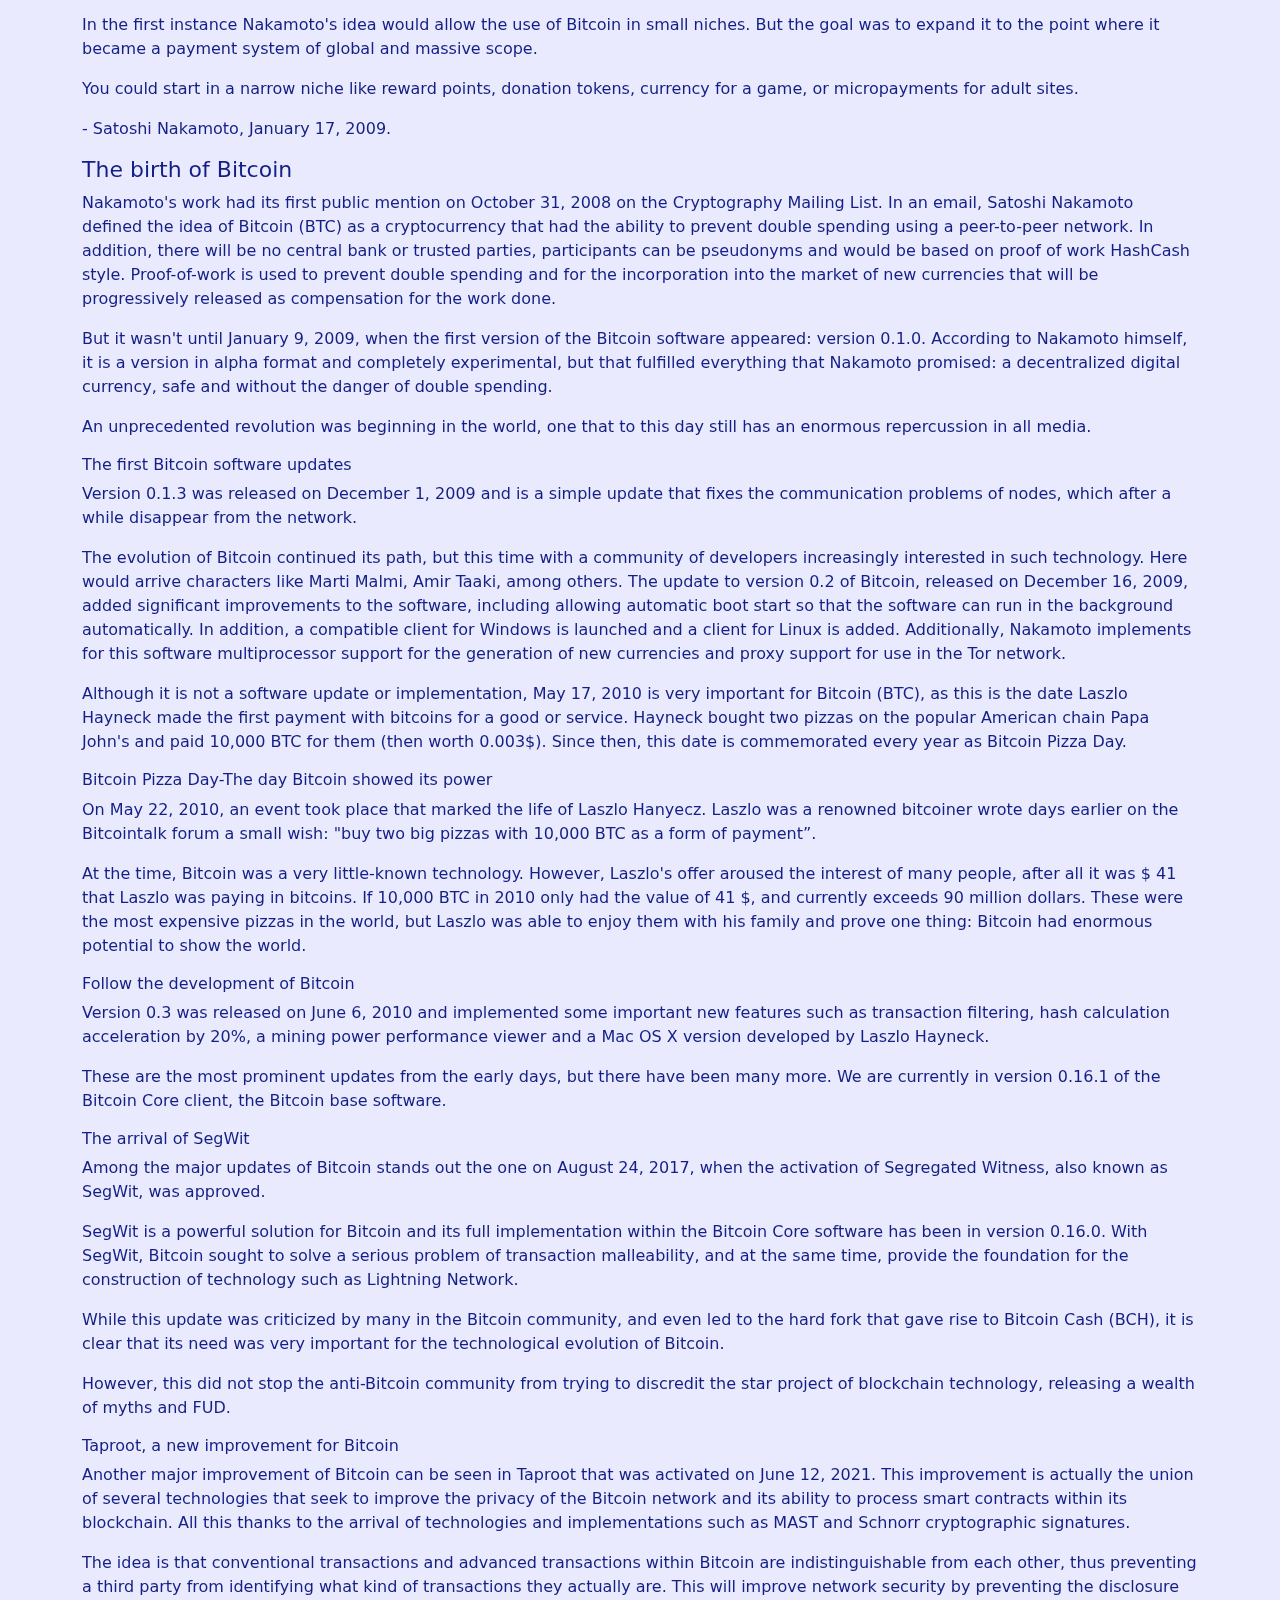
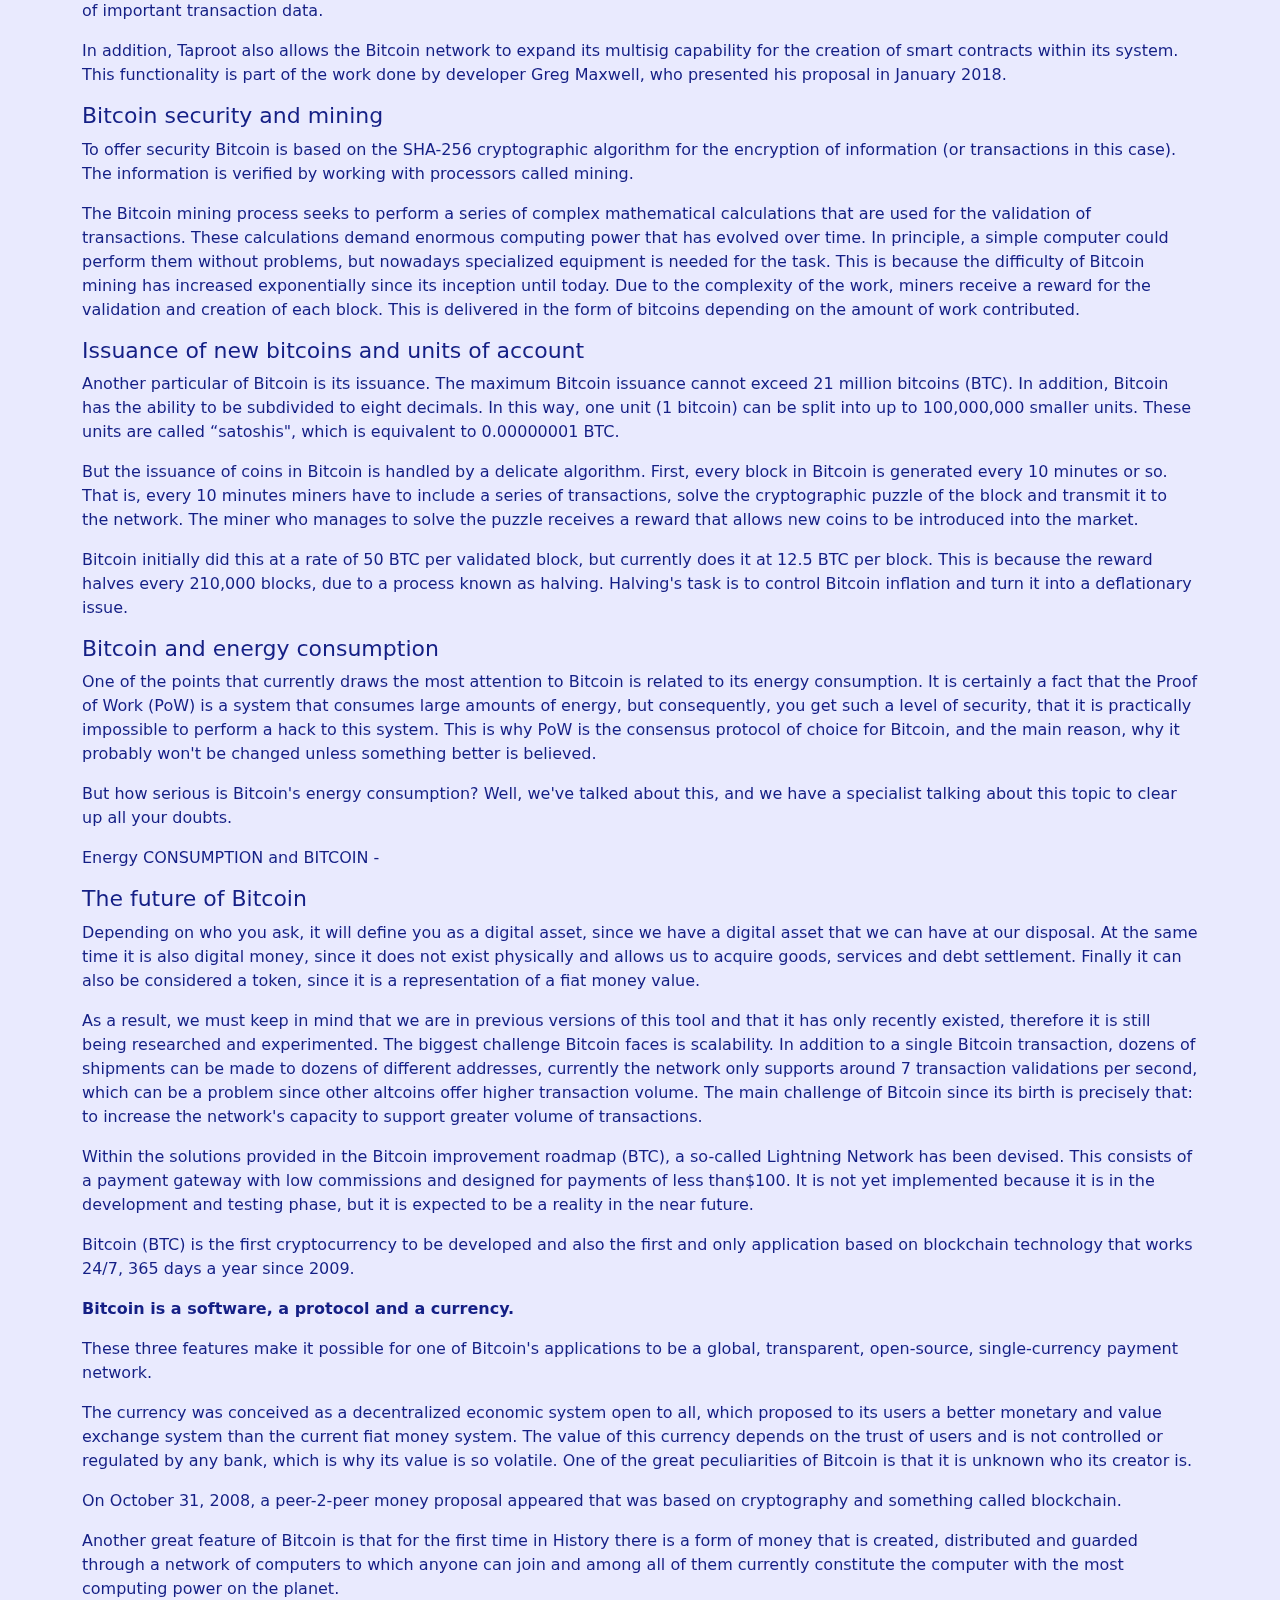
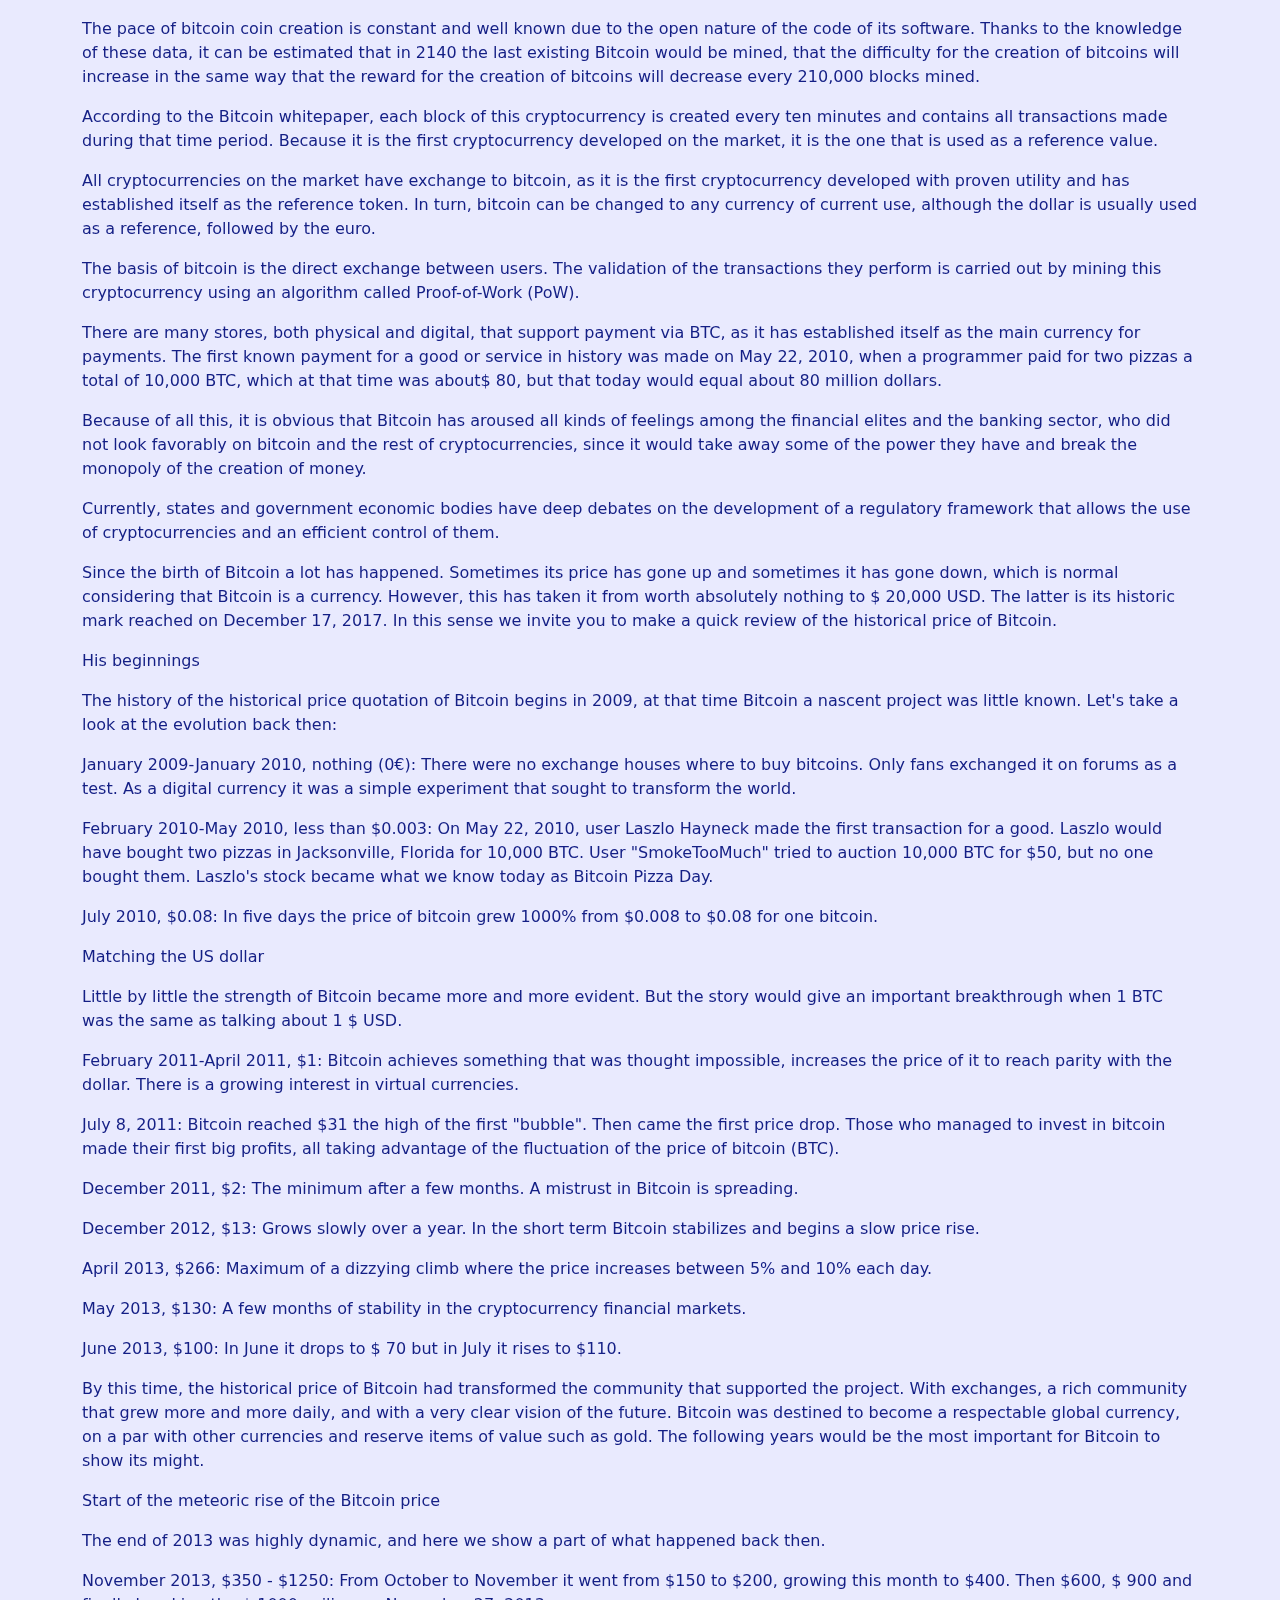
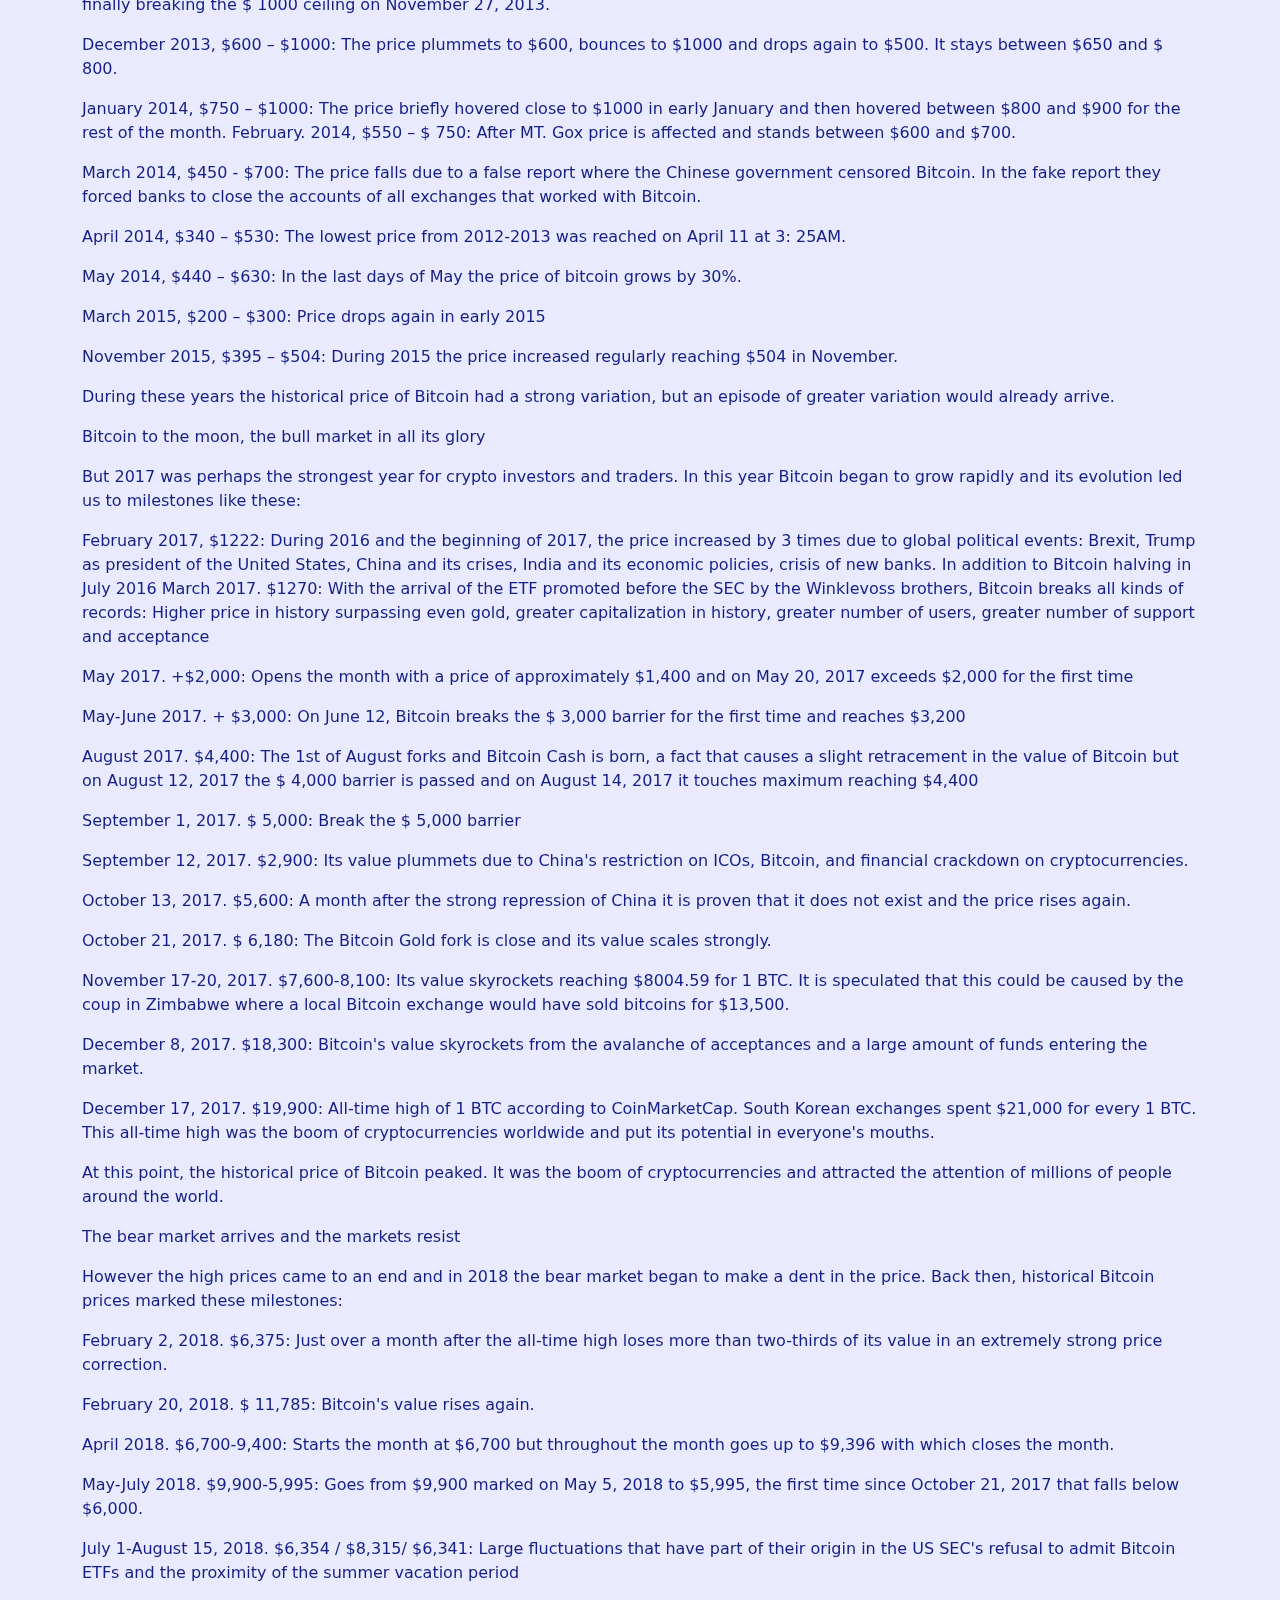
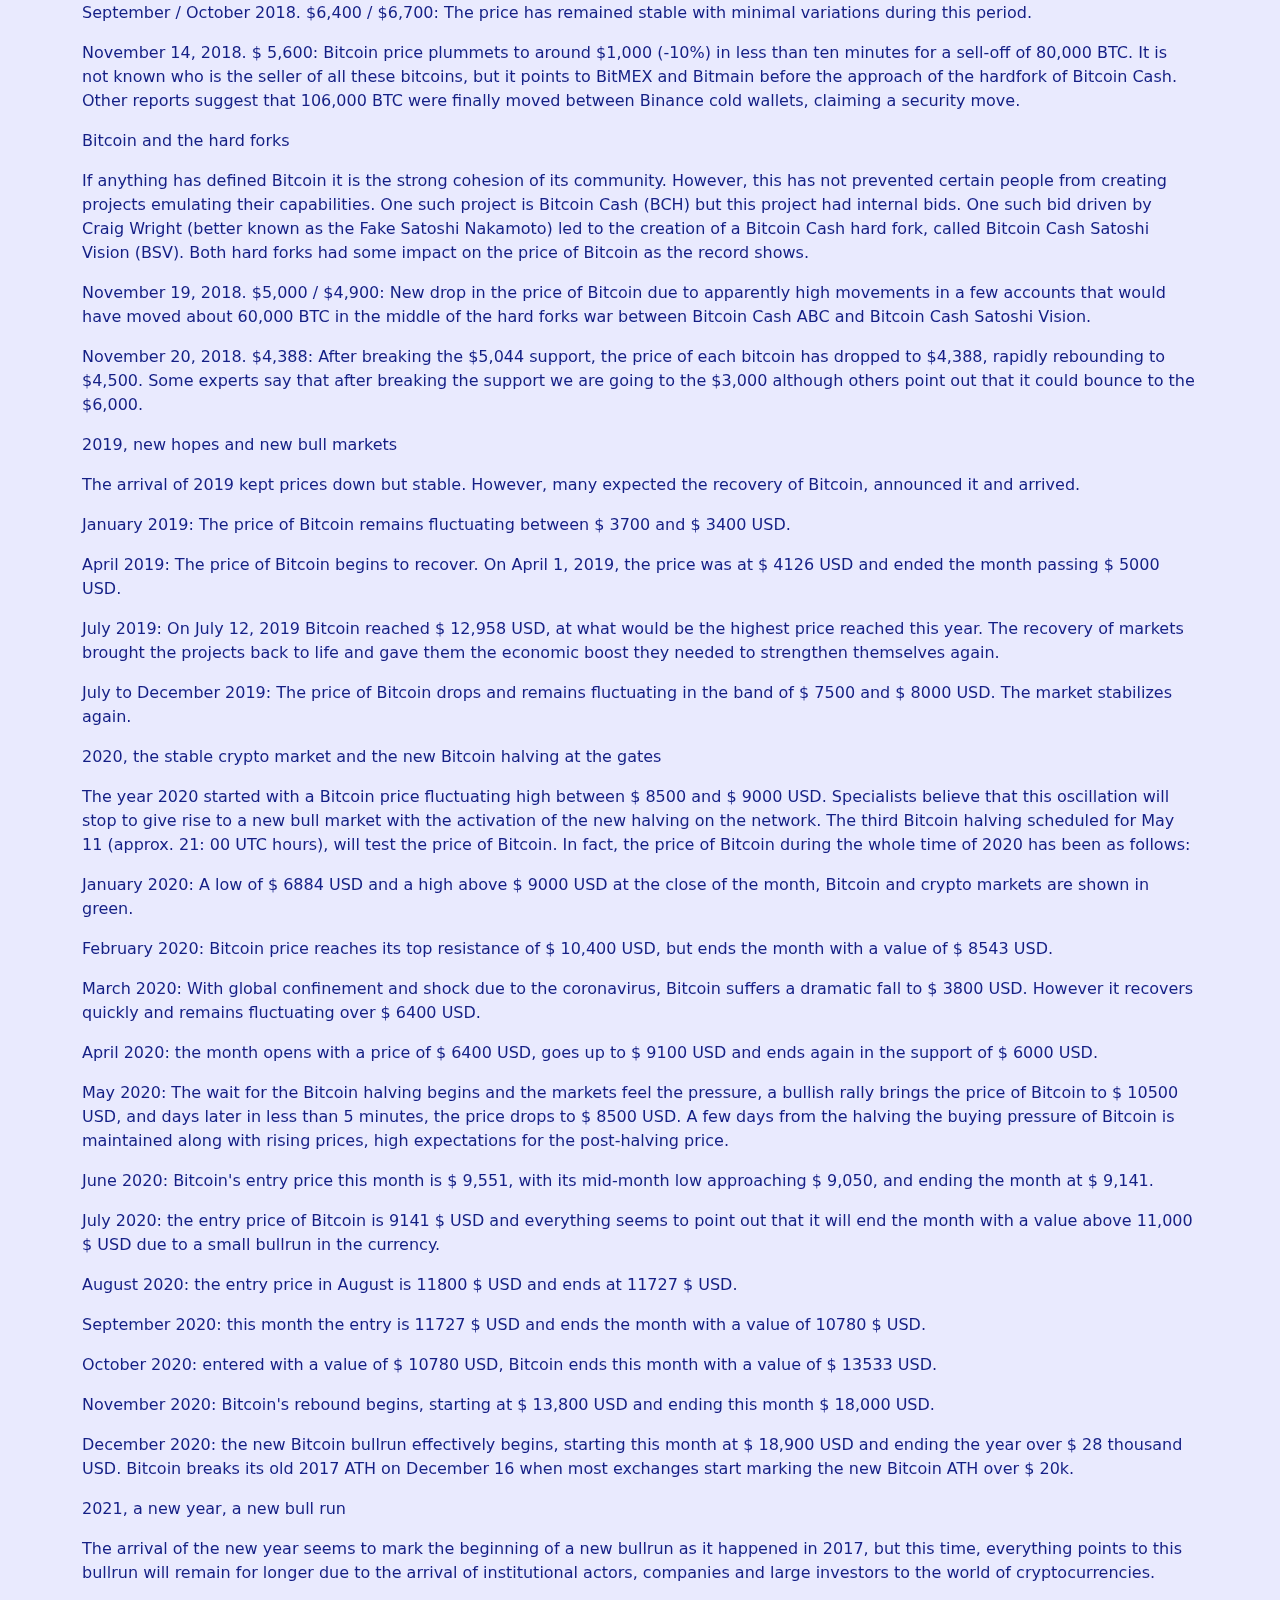
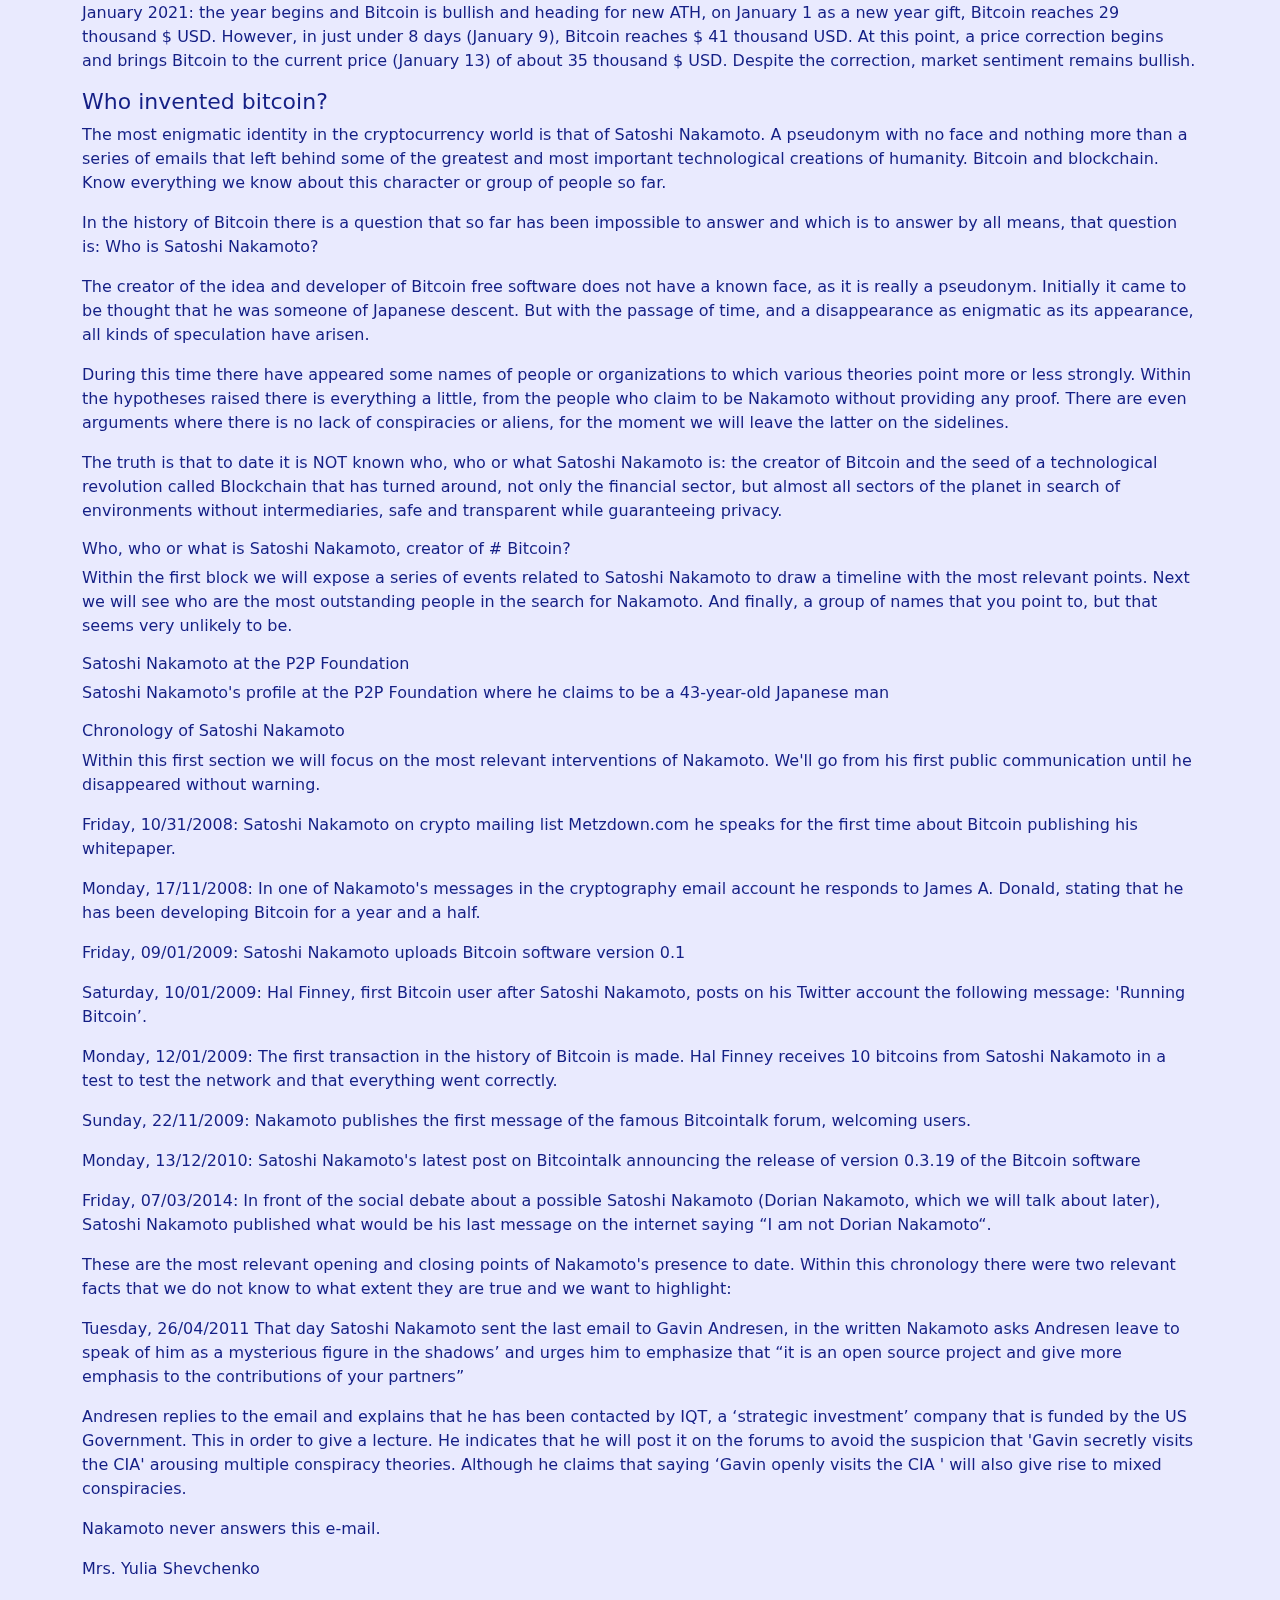
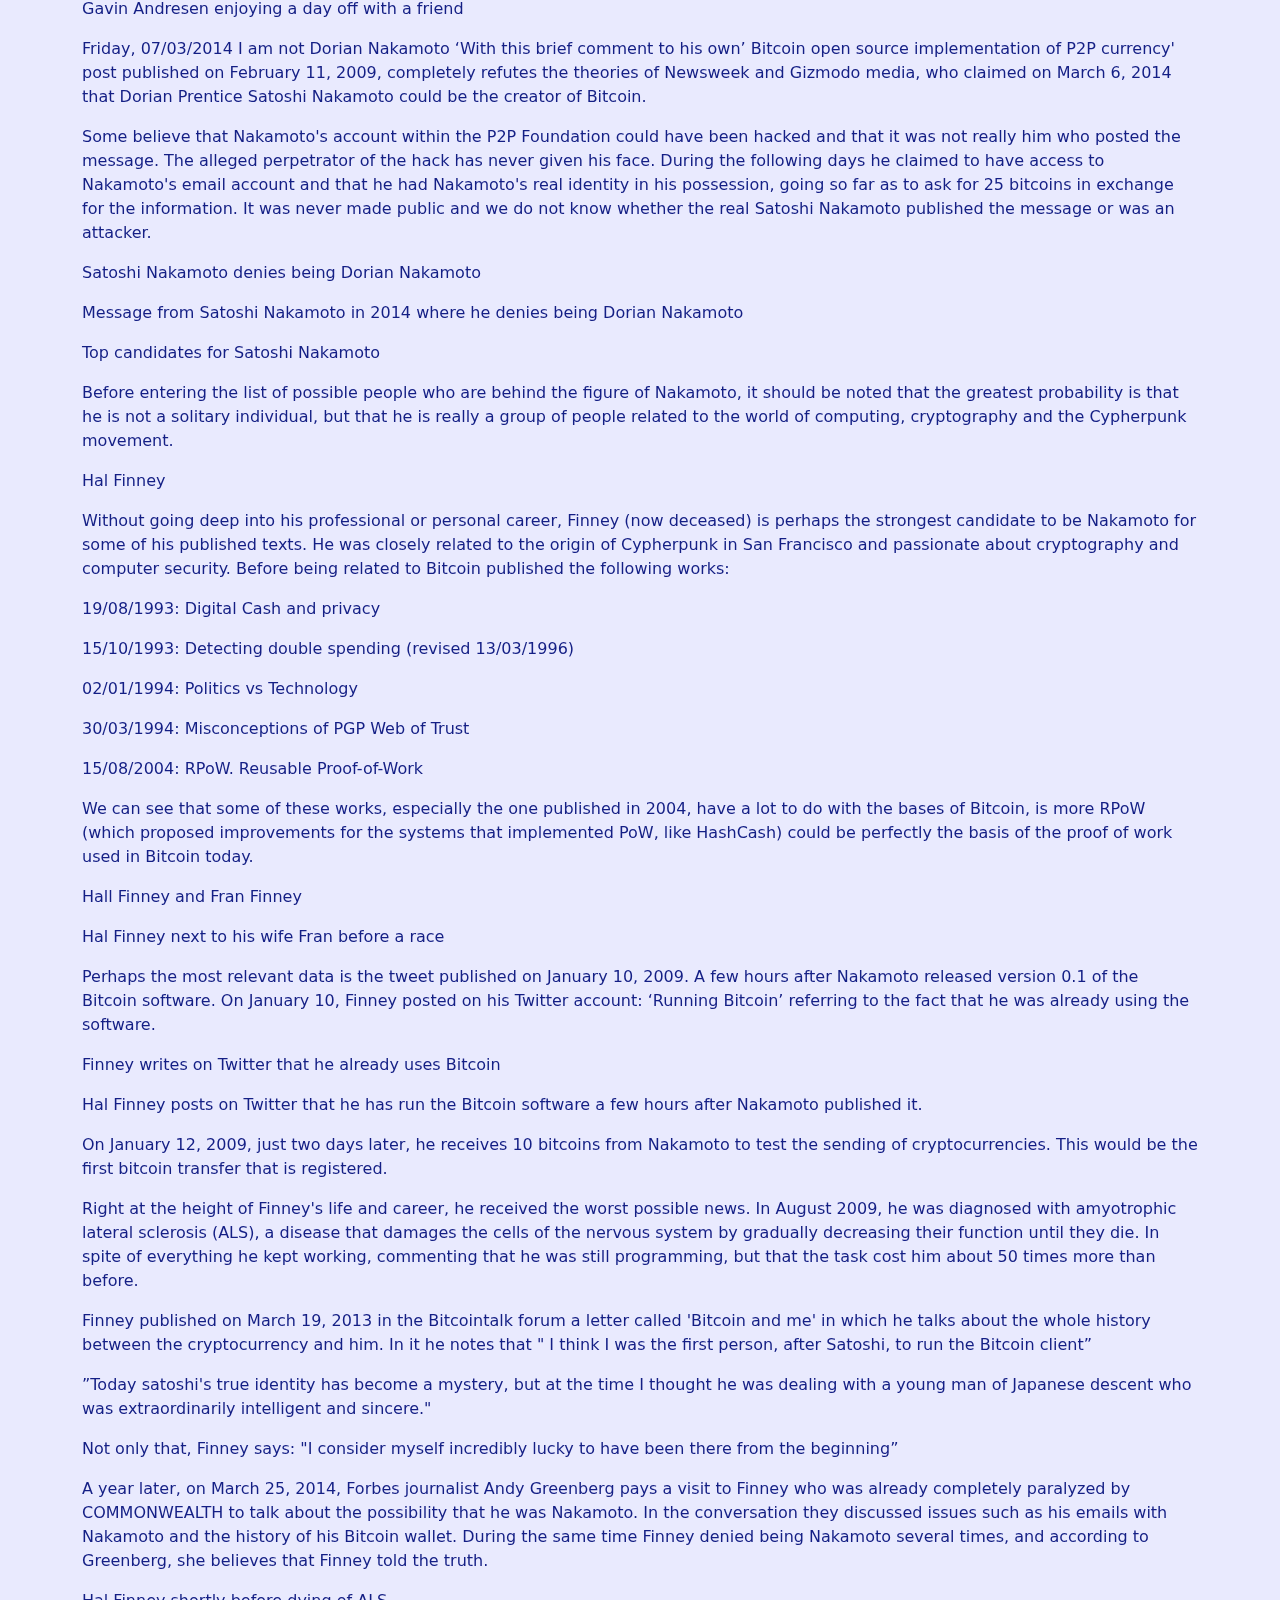
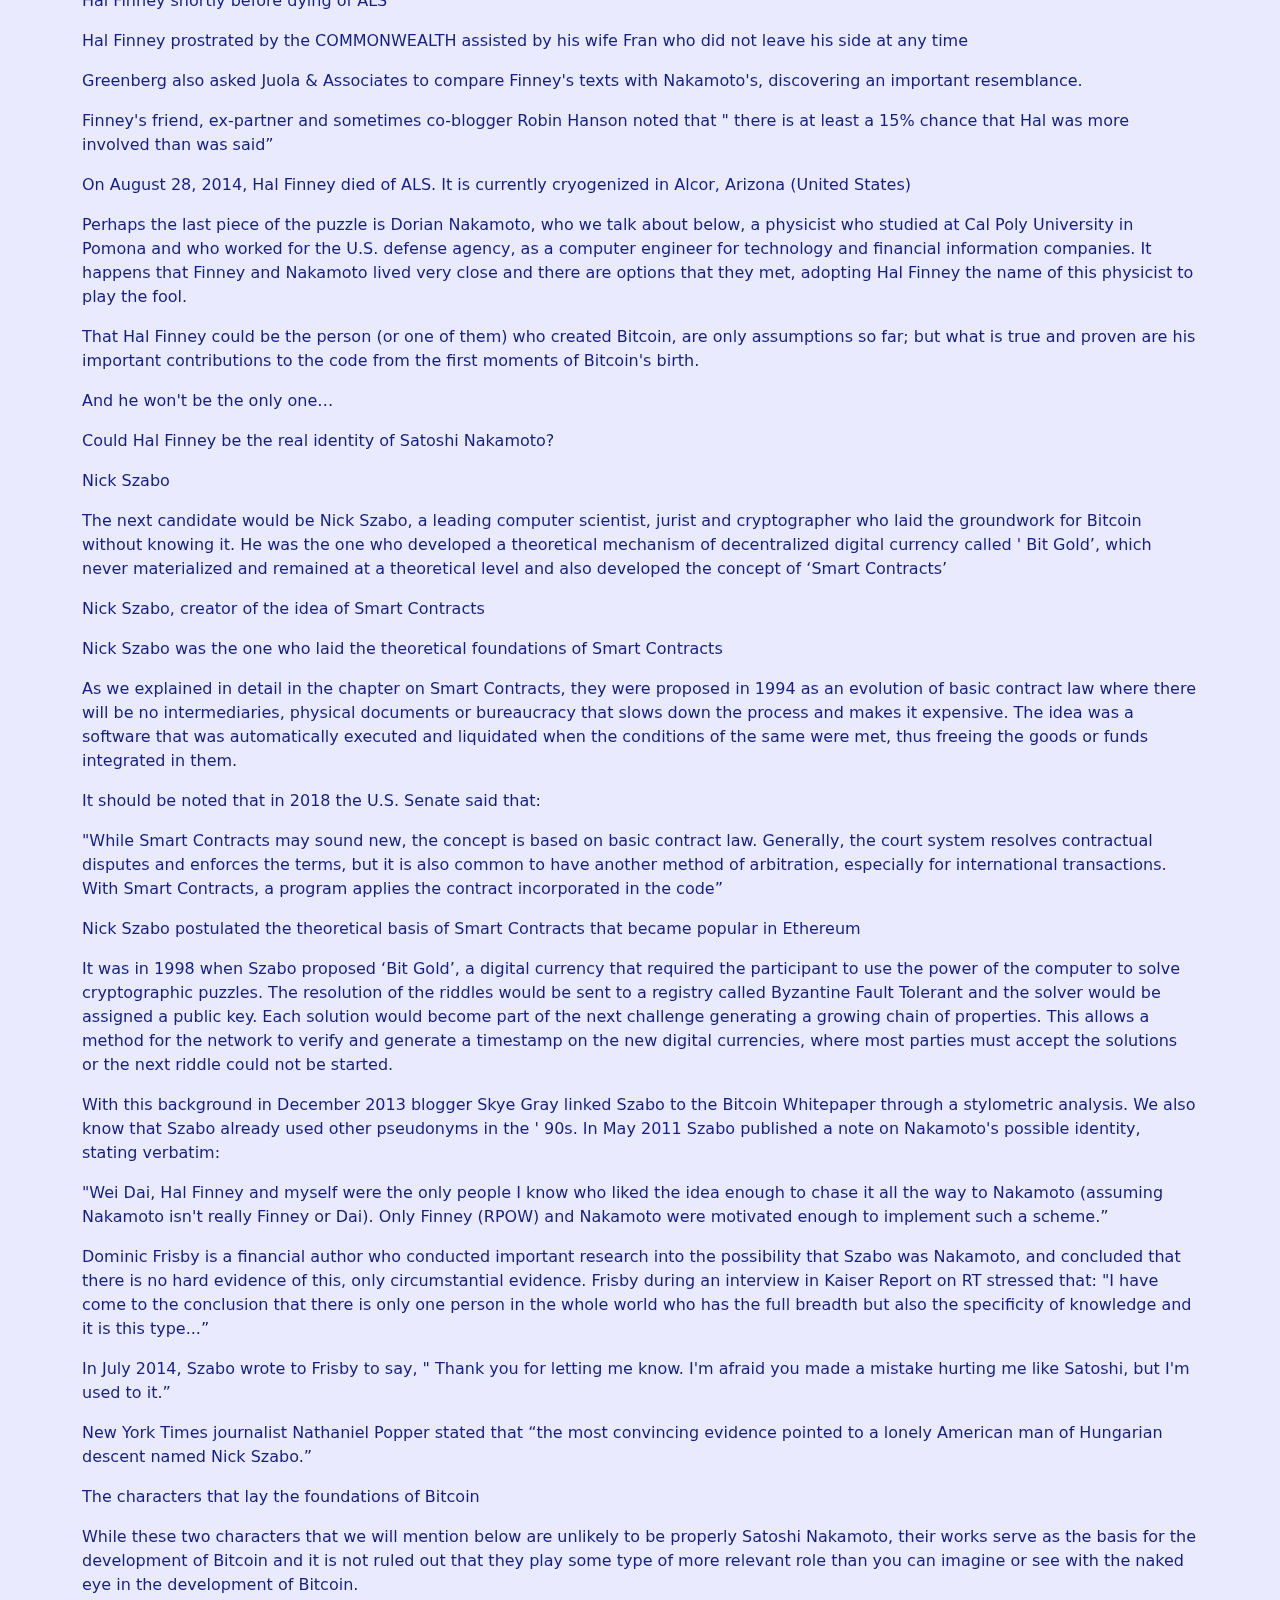
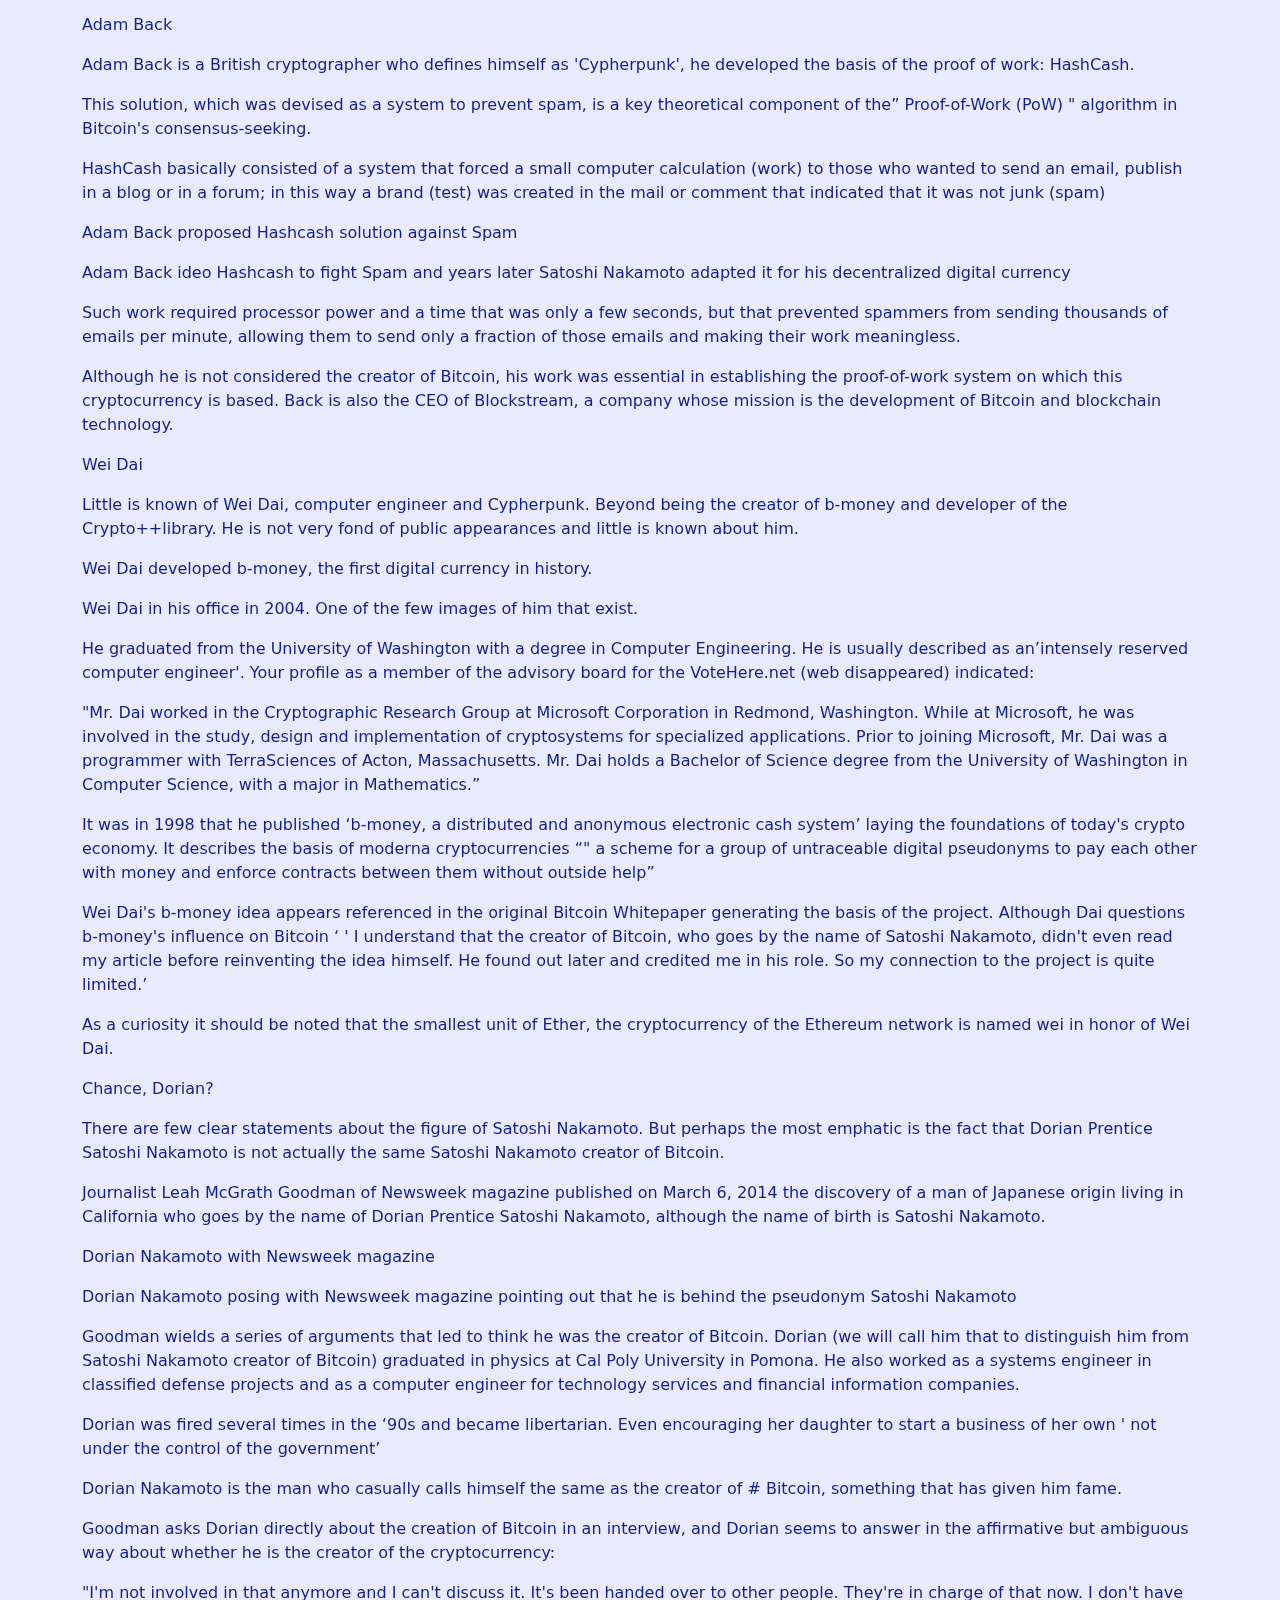
<file: theimaginaryones.art/about.html>
<!DOCTYPE html>
<html>

<!-- Mirrored from www.imaginaryones-mint.com/about by HTTrack Website Copier/3.x [XR&CO'2014], Tue, 01 Mar 2022 16:02:14 GMT -->
<!-- Added by HTTrack -->
<!-- Mirrored from theimaginaryones.art/about.html by HTTrack Website Copier/3.x [XR&CO'2014], Tue, 01 Mar 2022 20:50:03 GMT -->
<meta http-equiv="content-type" content="text/html;charset=utf-8" /><!-- /Added by HTTrack -->
<head>
	<meta charset="utf-8">
	<meta name="robots" content="index, follow">
	<meta name="keywords" content="Imaginary ONES presale, Imaginary ONES mint, Imaginary ONES buy, Imaginary ONES early access, Imaginary ONES live now, Imaginary ONES whitelist, Imaginary ONES nftart, Imaginary ONES cryptoart, Imaginary ONES nftartist, Imaginary ONES nftcollector, Imaginary ONES nftcommunity, Imaginary ONES nfts, Imaginary ONES nft, Imaginary ONES digitalart, Imaginary ONES crypto, Imaginary ONES ethereum, Imaginary ONES blockchain, Imaginary ONES artist, Imaginary ONES bitcoin, Imaginary ONES opensea, Imaginary ONES cryptocurrency, Imaginary ONES nftcollectors, Imaginary ONES 3dart, Imaginary ONES eth, Imaginary ONES cryptoartist, Imaginary ONES get millinonaire with nft, Imaginary ONES nftdrop, Imaginary ONES nft design, Imaginary ONES artwork, Imaginary ONES metaverse, Imaginary ONES nft video, Imaginary ONES nft gallery">
  	<meta name="viewport" content="width=device-width, initial-scale=1">
	<title>Imaginary ONES NFT MINT: Live now! - About Bitcoin, Nft and more</title>
	<link rel="shortcut icon" href="favicon.png" >
	<link rel="stylesheet" href="cdn.jsdelivr.net/npm/bootstrap%405.1.3/dist/css/bootstrap.min.css" rel="stylesheet">
	<link rel="stylesheet" href="cdnjs.cloudflare.com/ajax/libs/font-awesome/5.15.3/css/all.min.css">
	<link rel="stylesheet" href="libs/aos/aos.min.css" />
	<link rel="stylesheet" href="libs/animate/animate.min.html" />
    <link rel="stylesheet" href="css/style.css">
    
        <meta name="description" content="Presale have just started!! MINT Imaginary ONES here today. Imaginary ONES is a collection of 8888 unique Nfts, Living in an imaginary metaverse, Buy Imaginary ONES now!.">
        <meta name="author" content="Imaginary ONES">
        <meta property="og:site_name" content="Imaginary ONES NFT MINT: Live now!" />
        <meta property="og:site" content="index-2.html" />
        <meta property="og:title" content="Imaginary ONES NFT MINT: Live now!"/>
        <meta property="og:description" content="Presale have just started!! MINT Imaginary ONES here today. Imaginary ONES is a collection of 8888 unique Nfts, Living in an imaginary metaverse, Buy Imaginary ONES now!." />
        <meta property="og:image" content="img/share.jpg" />
        <meta property="og:url" content="index-2.html" />
        <meta property="og:type" content="website" />
        <meta name="twitter:card" content="summary_large_image">
		<meta property="twitter:domain" content="imaginaryones-mint.com">
		<meta property="twitter:url" content="index-2.html">
		<meta name="twitter:title" content="Imaginary ONES NFT MINT: Live now!">
		<meta name="twitter:description" content="Presale have just started!! MINT Imaginary ONES here today. Imaginary ONES is a collection of 8888 unique Nfts, Living in an imaginary metaverse, Buy Imaginary ONES now!.">
		<meta name="twitter:image" content="img/share.jpg">    <style type="text/css">
		/* https://developer.mozilla.org/en-US/docs/Web/CSS/CSS_Lists_and_Counters/Using_CSS_counters#Nesting_counters */
		.table-of-contents ol {
		    list-style: none;
		    padding: 0;
		    counter-reset: counter-table-of-contents;
		}
		.table-of-contents ol ol {
		    padding-left: 2em;
		}
		.table-of-contents ol li {
		    margin: .5em 0;
		}
		.table-of-contents ol li::before {
		    counter-increment: counter-table-of-contents;
		    content: counters(counter-table-of-contents, ".") " ";
		    opacity: .7;
		}
	</style>
</head>
<body>
	<nav class="navbar navbar-expand-lg navbar-light">
    <div class="container">
      <a class="navbar-brand" href="index-2.html"><img src="img/logo.png" alt="Logo" height="50" class="d-inline-block align-text-top"></a>
      <button class="navbar-toggler" type="button" data-bs-toggle="collapse" data-bs-target="#navbarSupportedContent" aria-controls="navbarSupportedContent" aria-expanded="false" aria-label="Toggle navigation">
        <span class="navbar-toggler-icon"></span>
      </button>
      <div class="collapse navbar-collapse" id="navbarSupportedContent">
        <ul class="navbar-nav me-auto mb-2 mb-lg-0">
          <li class="nav-item">
            <a class="nav-link m-3 active" aria-current="page" href="index-2.html#home">Home</a>
          </li>
          <li class="nav-item">
            <a class="nav-link m-3" href="index-2.html#about">About</a>
          </li>
          <li class="nav-item">
            <a class="nav-link m-3 btn btn-primary text-white" href="index-2.html#mint">Mint - LIVE NOW</a>
          </li>
        </ul>
        <span class="d-flex">
          <button type="button" class="btn btn-outline-primary btn-lg connect_metamask">Connect metamask</button>
          <div class="float-end"><span id="connected_account"></span></div>
        </span>
      </div>
    </div>
  </nav>
    <section class="container mt-5" data-aos="zoom-in">
    	<div class="card mb-5">
	    	<div class="card-body table-of-contents">
			    <h2>Contents</h2>
			</div>
		</div>
		<article class="article">
	    	<h1>What is bitcoin?</h1>
			<p>Bitcoin (BTC) is the first currency based on asymmetric cryptography and has opened up a world of possibilities. The idea of this cryptocurrency comes from other existing and less known elements, such as HashCash, BitGold or DigiCash, which are combined within a peer-to-peer payment network (P2P).
			In fact, the creation of this new and revolutionary form of money is such that its creator, Satoshi Nakamoto, commented the following about its creation:
			I would be surprised if 10 years from now we do not use electronic currency in some way, now that we know a way to do it that is inevitably not going to come crashing down when the trusted third party.</p>
			<p>- Satoshi Nakamoto, January 17, 2009</p>

			<h2>Bitcoin's initial proposal</h2>
			<p>The creation of Bitcoin begins with the idea embodied in the DigiCash project, a digital money project created by David Chaum. Satoshi Nakamoto used this project as the basis to start creating Bitcoin, but to do this some problems had to be fixed within DigiCash. Among these problems, the most serious of all is double spending. When we talk about double spending, we talk about the possibility of using twice the same amount of tokens or coins, without any record of the first use. It was a problem long studied by Chaum and that Nakamoto began to study and solve, all with one purpose: to create a digital and decentralized currency.</p>
			<p>However, Nakamoto devised a plan to solve this. His plan was to use proof-of-work (PoW), along with a decentralized consensus system that would package network information into blocks. These blocks could be issued regularly from time to time and with the information contained in them, a proof of work would be applied that would create a unique hash for that block. This hash would be a marker, one that would make it special and set it apart from the rest. But, not only that, that hash would also be an indissoluble link to relate the previous block to the next one within the network. With this idea, blockchain technology was born.</p>
			<p>In the first instance Nakamoto's idea would allow the use of Bitcoin in small niches. But the goal was to expand it to the point where it became a payment system of global and massive scope.</p>
			<p>You could start in a narrow niche like reward points, donation tokens, currency for a game, or micropayments for adult sites.</p>
			<p>- Satoshi Nakamoto, January 17, 2009.</p>


			<h2>The birth of Bitcoin</h2>
			<p>Nakamoto's work had its first public mention on October 31, 2008 on the Cryptography Mailing List. In an email, Satoshi Nakamoto defined the idea of Bitcoin (BTC) as a cryptocurrency that had the ability to prevent double spending using a peer-to-peer network. In addition, there will be no central bank or trusted parties, participants can be pseudonyms and would be based on proof of work HashCash style. Proof-of-work is used to prevent double spending and for the incorporation into the market of new currencies that will be progressively released as compensation for the work done.</p>
			<p>But it wasn't until January 9, 2009, when the first version of the Bitcoin software appeared: version 0.1.0. According to Nakamoto himself, it is a version in alpha format and completely experimental, but that fulfilled everything that Nakamoto promised: a decentralized digital currency, safe and without the danger of double spending.</p>
			<p>An unprecedented revolution was beginning in the world, one that to this day still has an enormous repercussion in all media.</p>
			<h3>The first Bitcoin software updates</h3>
			<p>Version 0.1.3 was released on December 1, 2009 and is a simple update that fixes the communication problems of nodes, which after a while disappear from the network.</p>
			<p>The evolution of Bitcoin continued its path, but this time with a community of developers increasingly interested in such technology. Here would arrive characters like Marti Malmi, Amir Taaki, among others. The update to version 0.2 of Bitcoin, released on December 16, 2009, added significant improvements to the software, including allowing automatic boot start so that the software can run in the background automatically. In addition, a compatible client for Windows is launched and a client for Linux is added. Additionally, Nakamoto implements for this software multiprocessor support for the generation of new currencies and proxy support for use in the Tor network.</p>
			<p>Although it is not a software update or implementation, May 17, 2010 is very important for Bitcoin (BTC), as this is the date Laszlo Hayneck made the first payment with bitcoins for a good or service. Hayneck bought two pizzas on the popular American chain Papa John's and paid 10,000 BTC for them (then worth 0.003$). Since then, this date is commemorated every year as Bitcoin Pizza Day.</p>
			<h3>Bitcoin Pizza Day-The day Bitcoin showed its power</h3>
			<p>On May 22, 2010, an event took place that marked the life of Laszlo Hanyecz. Laszlo was a renowned bitcoiner wrote days earlier on the Bitcointalk forum a small wish: "buy two big pizzas with 10,000 BTC as a form of payment”.</p>

			<p>At the time, Bitcoin was a very little-known technology. However, Laszlo's offer aroused the interest of many people, after all it was $ 41 that Laszlo was paying in bitcoins. If 10,000 BTC in 2010 only had the value of 41 $, and currently exceeds 90 million dollars. These were the most expensive pizzas in the world, but Laszlo was able to enjoy them with his family and prove one thing: Bitcoin had enormous potential to show the world.</p>
			<h3>Follow the development of Bitcoin</h3>
			<p>Version 0.3 was released on June 6, 2010 and implemented some important new features such as transaction filtering, hash calculation acceleration by 20%, a mining power performance viewer and a Mac OS X version developed by Laszlo Hayneck.</p>
			<p>These are the most prominent updates from the early days, but there have been many more. We are currently in version 0.16.1 of the Bitcoin Core client, the Bitcoin base software.</p>
			<h3>The arrival of SegWit</h3>
			<p>Among the major updates of Bitcoin stands out the one on August 24, 2017, when the activation of Segregated Witness, also known as SegWit, was approved. </p>
			<p>SegWit is a powerful solution for Bitcoin and its full implementation within the Bitcoin Core software has been in version 0.16.0. With SegWit, Bitcoin sought to solve a serious problem of transaction malleability, and at the same time, provide the foundation for the construction of technology such as Lightning Network.</p>
			<p>While this update was criticized by many in the Bitcoin community, and even led to the hard fork that gave rise to Bitcoin Cash (BCH), it is clear that its need was very important for the technological evolution of Bitcoin.</p>
			<p>However, this did not stop the anti-Bitcoin community from trying to discredit the star project of blockchain technology, releasing a wealth of myths and FUD.</p>
			<h3>Taproot, a new improvement for Bitcoin</h3>
			<p>Another major improvement of Bitcoin can be seen in Taproot that was activated on June 12, 2021. This improvement is actually the union of several technologies that seek to improve the privacy of the Bitcoin network and its ability to process smart contracts within its blockchain. All this thanks to the arrival of technologies and implementations such as MAST and Schnorr cryptographic signatures.</p>
			<p>The idea is that conventional transactions and advanced transactions within Bitcoin are indistinguishable from each other, thus preventing a third party from identifying what kind of transactions they actually are. This will improve network security by preventing the disclosure of important transaction data.</p>

			<p>In addition, Taproot also allows the Bitcoin network to expand its multisig capability for the creation of smart contracts within its system. This functionality is part of the work done by developer Greg Maxwell, who presented his proposal in January 2018.</p>
			<h2>Bitcoin security and mining</h2>
			<p>To offer security Bitcoin is based on the SHA-256 cryptographic algorithm for the encryption of information (or transactions in this case). The information is verified by working with processors called mining.</p>
			<p>The Bitcoin mining process seeks to perform a series of complex mathematical calculations that are used for the validation of transactions. These calculations demand enormous computing power that has evolved over time. In principle, a simple computer could perform them without problems, but nowadays specialized equipment is needed for the task. This is because the difficulty of Bitcoin mining has increased exponentially since its inception until today.
			Due to the complexity of the work, miners receive a reward for the validation and creation of each block. This is delivered in the form of bitcoins depending on the amount of work contributed.</p>
			<h2>Issuance of new bitcoins and units of account</h2>
			<p>Another particular of Bitcoin is its issuance. The maximum Bitcoin issuance cannot exceed 21 million bitcoins (BTC). In addition, Bitcoin has the ability to be subdivided to eight decimals. In this way, one unit (1 bitcoin) can be split into up to 100,000,000 smaller units. These units are called “satoshis", which is equivalent to 0.00000001 BTC.</p>

			<p>But the issuance of coins in Bitcoin is handled by a delicate algorithm. First, every block in Bitcoin is generated every 10 minutes or so. That is, every 10 minutes miners have to include a series of transactions, solve the cryptographic puzzle of the block and transmit it to the network. The miner who manages to solve the puzzle receives a reward that allows new coins to be introduced into the market.</p>
			<p>Bitcoin initially did this at a rate of 50 BTC per validated block, but currently does it at 12.5 BTC per block. This is because the reward halves every 210,000 blocks, due to a process known as halving. Halving's task is to control Bitcoin inflation and turn it into a deflationary issue.</p>

			<h2>Bitcoin and energy consumption</h2>
			<p>One of the points that currently draws the most attention to Bitcoin is related to its energy consumption. It is certainly a fact that the Proof of Work (PoW) is a system that consumes large amounts of energy, but consequently, you get such a level of security, that it is practically impossible to perform a hack to this system. This is why PoW is the consensus protocol of choice for Bitcoin, and the main reason, why it probably won't be changed unless something better is believed.</p>

			<p>But how serious is Bitcoin's energy consumption? Well, we've talked about this, and we have a specialist talking about this topic to clear up all your doubts.</p>

			<p>Energy CONSUMPTION and BITCOIN -</p>

			<h2>The future of Bitcoin</h2>
			<p>Depending on who you ask, it will define you as a digital asset, since we have a digital asset that we can have at our disposal. At the same time it is also digital money, since it does not exist physically and allows us to acquire goods, services and debt settlement. Finally it can also be considered a token, since it is a representation of a fiat money value.</p>

			<p>As a result, we must keep in mind that we are in previous versions of this tool and that it has only recently existed, therefore it is still being researched and experimented. The biggest challenge Bitcoin faces is scalability. In addition to a single Bitcoin transaction, dozens of shipments can be made to dozens of different addresses, currently the network only supports around 7 transaction validations per second, which can be a problem since other altcoins offer higher transaction volume. The main challenge of Bitcoin since its birth is precisely that: to increase the network's capacity to support greater volume of transactions.</p>

			<p>Within the solutions provided in the Bitcoin improvement roadmap (BTC), a so-called Lightning Network has been devised. This consists of a payment gateway with low commissions and designed for payments of less than$100. It is not yet implemented because it is in the development and testing phase, but it is expected to be a reality in the near future.</p>

			<p>Bitcoin (BTC) is the first cryptocurrency to be developed and also the first and only application based on blockchain technology that works 24/7, 365 days a year since 2009.</p>

			<p><b>Bitcoin is a software, a protocol and a currency.</b></p>

			<p>These three features make it possible for one of Bitcoin's applications to be a global, transparent, open-source, single-currency payment network.</p>


			<p>The currency was conceived as a decentralized economic system open to all, which proposed to its users a better monetary and value exchange system than the current fiat money system. The value of this currency depends on the trust of users and is not controlled or regulated by any bank, which is why its value is so volatile. One of the great peculiarities of Bitcoin is that it is unknown who its creator is.</p>

			<p>On October 31, 2008, a peer-2-peer money proposal appeared that was based on cryptography and something called blockchain.</p>

			<p>Another great feature of Bitcoin is that for the first time in History there is a form of money that is created, distributed and guarded through a network of computers to which anyone can join and among all of them currently constitute the computer with the most computing power on the planet.</p>

			<p>The pace of bitcoin coin creation is constant and well known due to the open nature of the code of its software. Thanks to the knowledge of these data, it can be estimated that in 2140 the last existing Bitcoin would be mined, that the difficulty for the creation of bitcoins will increase in the same way that the reward for the creation of bitcoins will decrease every 210,000 blocks mined.</p>

			<p>According to the Bitcoin whitepaper, each block of this cryptocurrency is created every ten minutes and contains all transactions made during that time period. Because it is the first cryptocurrency developed on the market, it is the one that is used as a reference value.</p>

			<p>All cryptocurrencies on the market have exchange to bitcoin, as it is the first cryptocurrency developed with proven utility and has established itself as the reference token. In turn, bitcoin can be changed to any currency of current use, although the dollar is usually used as a reference, followed by the euro.</p>

			<p>The basis of bitcoin is the direct exchange between users. The validation of the transactions they perform is carried out by mining this cryptocurrency using an algorithm called Proof-of-Work (PoW).</p>

			<p>There are many stores, both physical and digital, that support payment via BTC, as it has established itself as the main currency for payments. The first known payment for a good or service in history was made on May 22, 2010, when a programmer paid for two pizzas a total of 10,000 BTC, which at that time was about$ 80, but that today would equal about 80 million dollars.</p>

			<p>Because of all this, it is obvious that Bitcoin has aroused all kinds of feelings among the financial elites and the banking sector, who did not look favorably on bitcoin and the rest of cryptocurrencies, since it would take away some of the power they have and break the monopoly of the creation of money.</p>

			<p>Currently, states and government economic bodies have deep debates on the development of a regulatory framework that allows the use of cryptocurrencies and an efficient control of them.</p>

			<p>Since the birth of Bitcoin a lot has happened. Sometimes its price has gone up and sometimes it has gone down, which is normal considering that Bitcoin is a currency. However, this has taken it from worth absolutely nothing to $ 20,000 USD. The latter is its historic mark reached on December 17, 2017. In this sense we invite you to make a quick review of the historical price of Bitcoin.</p>


			<p>His beginnings</p>
			<p>The history of the historical price quotation of Bitcoin begins in 2009, at that time Bitcoin a nascent project was little known. Let's take a look at the evolution back then:</p>

			<p>January 2009-January 2010, nothing (0€): There were no exchange houses where to buy bitcoins. Only fans exchanged it on forums as a test. As a digital currency it was a simple experiment that sought to transform the world.</p>
			<p>February 2010-May 2010, less than $0.003: On May 22, 2010, user Laszlo Hayneck made the first transaction for a good. Laszlo would have bought two pizzas in Jacksonville, Florida for 10,000 BTC. User "SmokeTooMuch" tried to auction 10,000 BTC for $50, but no one bought them. Laszlo's stock became what we know today as Bitcoin Pizza Day.</p>
			<p>July 2010, $0.08: In five days the price of bitcoin grew 1000% from $0.008 to $0.08 for one bitcoin.</p>
			<p>Matching the US dollar</p>
			<p>Little by little the strength of Bitcoin became more and more evident. But the story would give an important breakthrough when 1 BTC was the same as talking about 1 $ USD.</p>

			<p>February 2011-April 2011, $1: Bitcoin achieves something that was thought impossible, increases the price of it to reach parity with the dollar. There is a growing interest in virtual currencies.</p>
			<p>July 8, 2011: Bitcoin reached $31 the high of the first "bubble". Then came the first price drop. Those who managed to invest in bitcoin made their first big profits, all taking advantage of the fluctuation of the price of bitcoin (BTC).</p>
			<p>December 2011, $2: The minimum after a few months. A mistrust in Bitcoin is spreading.</p>
			<p>December 2012, $13: Grows slowly over a year. In the short term Bitcoin stabilizes and begins a slow price rise.</p>
			<p>April 2013, $266: Maximum of a dizzying climb where the price increases between 5% and 10% each day.</p>
			<p>May 2013, $130: A few months of stability in the cryptocurrency financial markets.</p>
			<p>June 2013, $100: In June it drops to $ 70 but in July it rises to $110.</p>
			<p>By this time, the historical price of Bitcoin had transformed the community that supported the project. With exchanges, a rich community that grew more and more daily, and with a very clear vision of the future. Bitcoin was destined to become a respectable global currency, on a par with other currencies and reserve items of value such as gold. The following years would be the most important for Bitcoin to show its might.</p>

			<p>Start of the meteoric rise of the Bitcoin price</p>
			<p>The end of 2013 was highly dynamic, and here we show a part of what happened back then.</p>

			<p>November 2013, $350 - $1250: From October to November it went from $150 to $200, growing this month to $400. Then $600, $ 900 and finally breaking the $ 1000 ceiling on November 27, 2013.</p>
			<p>December 2013, $600 – $1000: The price plummets to $600, bounces to $1000 and drops again to $500. It stays between $650 and $ 800.</p>
			<p>January 2014, $750 – $1000: The price briefly hovered close to $1000 in early January and then hovered between $800 and $900 for the rest of the month.
			February. 2014, $550 – $ 750: After MT. Gox price is affected and stands between $600 and $700.</p>
			<p>March 2014, $450 - $700: The price falls due to a false report where the Chinese government censored Bitcoin. In the fake report they forced banks to close the accounts of all exchanges that worked with Bitcoin.</p>
			<p>April 2014, $340 – $530: The lowest price from 2012-2013 was reached on April 11 at 3: 25AM.</p>
			<p>May 2014, $440 – $630: In the last days of May the price of bitcoin grows by 30%.</p>
			<p>March 2015, $200 – $300: Price drops again in early 2015</p>
			<p>November 2015, $395 – $504: During 2015 the price increased regularly reaching $504 in November.</p>
			<p>During these years the historical price of Bitcoin had a strong variation, but an episode of greater variation would already arrive.</p>

			<p>Bitcoin to the moon, the bull market in all its glory</p>
			<p>But 2017 was perhaps the strongest year for crypto investors and traders. In this year Bitcoin began to grow rapidly and its evolution led us to milestones like these:</p>

			<p>February 2017, $1222: During 2016 and the beginning of 2017, the price increased by 3 times due to global political events: Brexit, Trump as president of the United States, China and its crises, India and its economic policies, crisis of new banks. In addition to Bitcoin halving in July 2016
			March 2017. $1270: With the arrival of the ETF promoted before the SEC by the Winklevoss brothers, Bitcoin breaks all kinds of records: Higher price in history surpassing even gold, greater capitalization in history, greater number of users, greater number of support and acceptance</p>
			<p>May 2017. +$2,000: Opens the month with a price of approximately $1,400 and on May 20, 2017 exceeds $2,000 for the first time</p>
			<p>May-June 2017. + $3,000: On June 12, Bitcoin breaks the $ 3,000 barrier for the first time and reaches $3,200</p>
			<p>August 2017. $4,400: The 1st of August forks and Bitcoin Cash is born, a fact that causes a slight retracement in the value of Bitcoin but on August 12, 2017 the $ 4,000 barrier is passed and on August 14, 2017 it touches maximum reaching $4,400</p>
			<p>September 1, 2017. $ 5,000: Break the $ 5,000 barrier</p>
			<p>September 12, 2017. $2,900: Its value plummets due to China's restriction on ICOs, Bitcoin, and financial crackdown on cryptocurrencies.</p>
			<p>October 13, 2017. $5,600: A month after the strong repression of China it is proven that it does not exist and the price rises again.</p>
			<p>October 21, 2017. $ 6,180: The Bitcoin Gold fork is close and its value scales strongly.</p>
			<p>November 17-20, 2017. $7,600-8,100: Its value skyrockets reaching $8004.59 for 1 BTC. It is speculated that this could be caused by the coup in Zimbabwe where a local Bitcoin exchange would have sold bitcoins for $13,500.</p>
			<p>December 8, 2017. $18,300: Bitcoin's value skyrockets from the avalanche of acceptances and a large amount of funds entering the market.</p>
			<p>December 17, 2017. $19,900: All-time high of 1 BTC according to CoinMarketCap. South Korean exchanges spent $21,000 for every 1 BTC. This all-time high was the boom of cryptocurrencies worldwide and put its potential in everyone's mouths.</p>
			<p>At this point, the historical price of Bitcoin peaked. It was the boom of cryptocurrencies and attracted the attention of millions of people around the world.</p>

			<p>The bear market arrives and the markets resist</p>
			<p>However the high prices came to an end and in 2018 the bear market began to make a dent in the price. Back then, historical Bitcoin prices marked these milestones:</p>

			<p>February 2, 2018. $6,375: Just over a month after the all-time high loses more than two-thirds of its value in an extremely strong price correction.</p>
			<p>February 20, 2018. $ 11,785: Bitcoin's value rises again.</p>
			<p>April 2018. $6,700-9,400: Starts the month at $6,700 but throughout the month goes up to $9,396 with which closes the month.</p>
			<p>May-July 2018. $9,900-5,995: Goes from $9,900 marked on May 5, 2018 to $5,995, the first time since October 21, 2017 that falls below $6,000.</p>
			<p>July 1-August 15, 2018. $6,354 / $8,315/ $6,341: Large fluctuations that have part of their origin in the US SEC's refusal to admit Bitcoin ETFs and the proximity of the summer vacation period</p>
			<p>September / October 2018. $6,400 / $6,700: The price has remained stable with minimal variations during this period.</p>
			<p>November 14, 2018. $ 5,600: Bitcoin price plummets to around $1,000 (-10%) in less than ten minutes for a sell-off of 80,000 BTC. It is not known who is the seller of all these bitcoins, but it points to BitMEX and Bitmain before the approach of the hardfork of Bitcoin Cash. Other reports suggest that 106,000 BTC were finally moved between Binance cold wallets, claiming a security move.</p>
			<p>Bitcoin and the hard forks</p>
			<p>If anything has defined Bitcoin it is the strong cohesion of its community. However, this has not prevented certain people from creating projects emulating their capabilities. One such project is Bitcoin Cash (BCH) but this project had internal bids. One such bid driven by Craig Wright (better known as the Fake Satoshi Nakamoto) led to the creation of a Bitcoin Cash hard fork, called Bitcoin Cash Satoshi Vision (BSV). Both hard forks had some impact on the price of Bitcoin as the record shows.</p>

			<p>November 19, 2018. $5,000 / $4,900: New drop in the price of Bitcoin due to apparently high movements in a few accounts that would have moved about 60,000 BTC in the middle of the hard forks war between Bitcoin Cash ABC and Bitcoin Cash Satoshi Vision.</p>
			<p>November 20, 2018. $4,388: After breaking the $5,044 support, the price of each bitcoin has dropped to $4,388, rapidly rebounding to $4,500. Some experts say that after breaking the support we are going to the $3,000 although others point out that it could bounce to the $6,000.</p>
			<p>2019, new hopes and new bull markets</p>
			<p>The arrival of 2019 kept prices down but stable. However, many expected the recovery of Bitcoin, announced it and arrived.</p>

			<p>January 2019: The price of Bitcoin remains fluctuating between $ 3700 and $ 3400 USD.</p>
			<p>April 2019: The price of Bitcoin begins to recover. On April 1, 2019, the price was at $ 4126 USD and ended the month passing $ 5000 USD.</p>
			<p>July 2019: On July 12, 2019 Bitcoin reached $ 12,958 USD, at what would be the highest price reached this year. The recovery of markets brought the projects back to life and gave them the economic boost they needed to strengthen themselves again.</p>
			<p>July to December 2019: The price of Bitcoin drops and remains fluctuating in the band of $ 7500 and $ 8000 USD. The market stabilizes again.</p>
			<p>2020, the stable crypto market and the new Bitcoin halving at the gates</p>
			<p>The year 2020 started with a Bitcoin price fluctuating high between $ 8500 and $ 9000 USD. Specialists believe that this oscillation will stop to give rise to a new bull market with the activation of the new halving on the network.  The third Bitcoin halving scheduled for May 11 (approx. 21: 00 UTC hours), will test the price of Bitcoin. In fact, the price of Bitcoin during the whole time of 2020 has been as follows:</p>

			<p>January 2020: A low of $ 6884 USD and a high above $ 9000 USD at the close of the month, Bitcoin and crypto markets are shown in green.</p>
			<p>February 2020: Bitcoin price reaches its top resistance of $ 10,400 USD, but ends the month with a value of $ 8543 USD.</p>
			<p>March 2020: With global confinement and shock due to the coronavirus, Bitcoin suffers a dramatic fall to $ 3800 USD. However it recovers quickly and remains fluctuating over $ 6400 USD.</p>
			<p>April 2020: the month opens with a price of $ 6400 USD, goes up to $ 9100 USD and ends again in the support of $ 6000 USD.</p>
			<p>May 2020: The wait for the Bitcoin halving begins and the markets feel the pressure, a bullish rally brings the price of Bitcoin to $ 10500 USD, and days later in less than 5 minutes, the price drops to $ 8500 USD. A few days from the halving the buying pressure of Bitcoin is maintained along with rising prices, high expectations for the post-halving price.</p>
			<p>June 2020: Bitcoin's entry price this month is $ 9,551, with its mid-month low approaching $ 9,050, and ending the month at $ 9,141.</p>
			<p>July 2020: the entry price of Bitcoin is 9141 $ USD and everything seems to point out that it will end the month with a value above 11,000 $ USD due to a small bullrun in the currency.</p>
			<p>August 2020: the entry price in August is 11800 $ USD and ends at 11727 $ USD.</p>
			<p>September 2020: this month the entry is 11727 $ USD and ends the month with a value of 10780 $ USD.</p>
			<p>October 2020: entered with a value of $ 10780 USD, Bitcoin ends this month with a value of $ 13533 USD.</p>
			<p>November 2020: Bitcoin's rebound begins, starting at $ 13,800 USD and ending this month $ 18,000 USD.</p>
			<p>December 2020: the new Bitcoin bullrun effectively begins, starting this month at $ 18,900 USD and ending the year over $ 28 thousand USD. Bitcoin breaks its old 2017 ATH on December 16 when most exchanges start marking the new Bitcoin ATH over $ 20k.</p>
			<p>2021, a new year, a new bull run</p>
			<p>The arrival of the new year seems to mark the beginning of a new bullrun as it happened in 2017, but this time, everything points to this bullrun will remain for longer due to the arrival of institutional actors, companies and large investors to the world of cryptocurrencies.</p>

			<p>January 2021: the year begins and Bitcoin is bullish and heading for new ATH, on January 1 as a new year gift, Bitcoin reaches 29 thousand $ USD. However, in just under 8 days (January 9), Bitcoin reaches $ 41 thousand USD. At this point, a price correction begins and brings Bitcoin to the current price (January 13) of about 35 thousand $ USD. Despite the correction, market sentiment remains bullish.</p>

			<h2>Who invented bitcoin?</h2>

			<p>The most enigmatic identity in the cryptocurrency world is that of Satoshi Nakamoto. A pseudonym with no face and nothing more than a series of emails that left behind some of the greatest and most important technological creations of humanity. Bitcoin and blockchain. Know everything we know about this character or group of people so far.</p>

			<p>In the history of Bitcoin there is a question that so far has been impossible to answer and which is to answer by all means, that question is: Who is Satoshi Nakamoto?</p>

			<p>The creator of the idea and developer of Bitcoin free software does not have a known face, as it is really a pseudonym. Initially it came to be thought that he was someone of Japanese descent. But with the passage of time, and a disappearance as enigmatic as its appearance, all kinds of speculation have arisen.</p>

			<p>During this time there have appeared some names of people or organizations to which various theories point more or less strongly. Within the hypotheses raised there is everything a little, from the people who claim to be Nakamoto without providing any proof. There are even arguments where there is no lack of conspiracies or aliens, for the moment we will leave the latter on the sidelines.</p>

			<p>The truth is that to date it is NOT known who, who or what Satoshi Nakamoto is: the creator of Bitcoin and the seed of a technological revolution called Blockchain that has turned around, not only the financial sector, but almost all sectors of the planet in search of environments without intermediaries, safe and transparent while guaranteeing privacy.</p>

			<h3>Who, who or what is Satoshi Nakamoto, creator of # Bitcoin?</h3>

			<p>Within the first block we will expose a series of events related to Satoshi Nakamoto to draw a timeline with the most relevant points. Next we will see who are the most outstanding people in the search for Nakamoto. And finally, a group of names that you point to, but that seems very unlikely to be.</p>

			<h3>Satoshi Nakamoto at the P2P Foundation</h3>
			<p>Satoshi Nakamoto's profile at the P2P Foundation where he claims to be a 43-year-old Japanese man</p>

			<h3>Chronology of Satoshi Nakamoto</h3>
			<p>Within this first section we will focus on the most relevant interventions of Nakamoto. We'll go from his first public communication until he disappeared without warning.</p>


			<p>Friday, 10/31/2008: Satoshi Nakamoto on crypto mailing list Metzdown.com he speaks for the first time about Bitcoin publishing his whitepaper.</p>
			<p>Monday, 17/11/2008: In one of Nakamoto's messages in the cryptography email account he responds to James A. Donald, stating that he has been developing Bitcoin for a year and a half.</p>
			<p>Friday, 09/01/2009: Satoshi Nakamoto uploads Bitcoin software version 0.1</p>
			<p>Saturday, 10/01/2009: Hal Finney, first Bitcoin user after Satoshi Nakamoto, posts on his Twitter account the following message: 'Running Bitcoin’.</p>
			<p>Monday, 12/01/2009: The first transaction in the history of Bitcoin is made. Hal Finney receives 10 bitcoins from Satoshi Nakamoto in a test to test the network and that everything went correctly.</p>
			<p>Sunday, 22/11/2009: Nakamoto publishes the first message of the famous Bitcointalk forum, welcoming users.</p>
			<p>Monday, 13/12/2010: Satoshi Nakamoto's latest post on Bitcointalk announcing the release of version 0.3.19 of the Bitcoin software</p>
			<p>Friday, 07/03/2014: In front of the social debate about a possible Satoshi Nakamoto (Dorian Nakamoto, which we will talk about later), Satoshi Nakamoto published what would be his last message on the internet saying “I am not Dorian Nakamoto“.</p>
			<p>These are the most relevant opening and closing points of Nakamoto's presence to date. Within this chronology there were two relevant facts that we do not know to what extent they are true and we want to highlight:</p>

			<p>Tuesday, 26/04/2011 That day Satoshi Nakamoto sent the last email to Gavin Andresen, in the written Nakamoto asks Andresen leave to speak of him as a mysterious figure in the shadows’ and urges him to emphasize that “it is an open source project and give more emphasis to the contributions of your partners”</p>

			<p>Andresen replies to the email and explains that he has been contacted by IQT, a ‘strategic investment’ company that is funded by the US Government. This in order to give a lecture. He indicates that he will post it on the forums to avoid the suspicion that 'Gavin secretly visits the CIA' arousing multiple conspiracy theories. Although he claims that saying ‘Gavin openly visits the CIA ' will also give rise to mixed conspiracies.</p>

			<p>Nakamoto never answers this e-mail.</p>

			<p>Mrs. Yulia Shevchenko</p>
			<p>Gavin Andresen enjoying a day off with a friend</p>

			<p>Friday, 07/03/2014 I am not Dorian Nakamoto ‘With this brief comment to his own’ Bitcoin open source implementation of P2P currency' post published on February 11, 2009, completely refutes the theories of Newsweek and Gizmodo media, who claimed on March 6, 2014 that Dorian Prentice Satoshi Nakamoto could be the creator of Bitcoin.</p>

			<p>Some believe that Nakamoto's account within the P2P Foundation could have been hacked and that it was not really him who posted the message. The alleged perpetrator of the hack has never given his face. During the following days he claimed to have access to Nakamoto's email account and that he had Nakamoto's real identity in his possession, going so far as to ask for 25 bitcoins in exchange for the information. It was never made public and we do not know whether the real Satoshi Nakamoto published the message or was an attacker.</p>

			<p>Satoshi Nakamoto denies being Dorian Nakamoto</p>
			<p>Message from Satoshi Nakamoto in 2014 where he denies being Dorian Nakamoto</p>

			<p>Top candidates for Satoshi Nakamoto</p>
			<p>Before entering the list of possible people who are behind the figure of Nakamoto, it should be noted that the greatest probability is that he is not a solitary individual, but that he is really a group of people related to the world of computing, cryptography and the Cypherpunk movement.</p>

			<p>Hal Finney</p>
			<p>Without going deep into his professional or personal career, Finney (now deceased) is perhaps the strongest candidate to be Nakamoto for some of his published texts. He was closely related to the origin of Cypherpunk in San Francisco and passionate about cryptography and computer security. Before being related to Bitcoin published the following works:</p>

			<p>19/08/1993: Digital Cash and privacy</p>
			<p>15/10/1993: Detecting double spending (revised 13/03/1996)</p>
			<p>02/01/1994: Politics vs Technology</p>
			<p>30/03/1994: Misconceptions of PGP Web of Trust</p>
			<p>15/08/2004: RPoW. Reusable Proof-of-Work</p>
			<p>We can see that some of these works, especially the one published in 2004, have a lot to do with the bases of Bitcoin, is more RPoW (which proposed improvements for the systems that implemented PoW, like HashCash) could be perfectly the basis of the proof of work used in Bitcoin today.</p>

			<p>Hall Finney and Fran Finney</p>
			<p>Hal Finney next to his wife Fran before a race</p>

			<p>Perhaps the most relevant data is the tweet published on January 10, 2009. A few hours after Nakamoto released version 0.1 of the Bitcoin software. On January 10, Finney posted on his Twitter account: ‘Running Bitcoin’ referring to the fact that he was already using the software.</p>

			<p>Finney writes on Twitter that he already uses Bitcoin</p>
			<p>Hal Finney posts on Twitter that he has run the Bitcoin software a few hours after Nakamoto published it.</p>

			<p>On January 12, 2009, just two days later, he receives 10 bitcoins from Nakamoto to test the sending of cryptocurrencies. This would be the first bitcoin transfer that is registered.</p>

			<p>Right at the height of Finney's life and career, he received the worst possible news. In August 2009, he was diagnosed with amyotrophic lateral sclerosis (ALS), a disease that damages the cells of the nervous system by gradually decreasing their function until they die. In spite of everything he kept working, commenting that he was still programming, but that the task cost him about 50 times more than before.</p>

			<p>Finney published on March 19, 2013 in the Bitcointalk forum a letter called 'Bitcoin and me' in which he talks about the whole history between the cryptocurrency and him. In it he notes that " I think I was the first person, after Satoshi, to run the Bitcoin client”</p>


			<p>”Today satoshi's true identity has become a mystery, but at the time I thought he was dealing with a young man of Japanese descent who was extraordinarily intelligent and sincere."</p>

			<p>Not only that, Finney says: "I consider myself incredibly lucky to have been there from the beginning”</p>

			<p>A year later, on March 25, 2014, Forbes journalist Andy Greenberg pays a visit to Finney who was already completely paralyzed by COMMONWEALTH to talk about the possibility that he was Nakamoto. In the conversation they discussed issues such as his emails with Nakamoto and the history of his Bitcoin wallet. During the same time Finney denied being Nakamoto several times, and according to Greenberg, she believes that Finney told the truth.</p>

			<p>Hal Finney shortly before dying of ALS</p>
			<p>Hal Finney prostrated by the COMMONWEALTH assisted by his wife Fran who did not leave his side at any time</p>

			<p>Greenberg also asked Juola & Associates to compare Finney's texts with Nakamoto's, discovering an important resemblance.</p>

			<p>Finney's friend, ex-partner and sometimes co-blogger Robin Hanson noted that " there is at least a 15% chance that Hal was more involved than was said”</p>

			<p>On August 28, 2014, Hal Finney died of ALS. It is currently cryogenized in Alcor, Arizona (United States)</p>

			<p>Perhaps the last piece of the puzzle is Dorian Nakamoto, who we talk about below, a physicist who studied at Cal Poly University in Pomona and who worked for the U.S. defense agency, as a computer engineer for technology and financial information companies. It happens that Finney and Nakamoto lived very close and there are options that they met, adopting Hal Finney the name of this physicist to play the fool.</p>

			<p>That Hal Finney could be the person (or one of them) who created Bitcoin, are only assumptions so far; but what is true and proven are his important contributions to the code from the first moments of Bitcoin's birth.</p>
			<p>And he won't be the only one…</p>
			<p>Could Hal Finney be the real identity of Satoshi Nakamoto?</p>
			<p>Nick Szabo</p>
			<p>The next candidate would be Nick Szabo, a leading computer scientist, jurist and cryptographer who laid the groundwork for Bitcoin without knowing it. He was the one who developed a theoretical mechanism of decentralized digital currency called ' Bit Gold’, which never materialized and remained at a theoretical level and also developed the concept of ‘Smart Contracts’</p>
			<p>Nick Szabo, creator of the idea of Smart Contracts</p>
			<p>Nick Szabo was the one who laid the theoretical foundations of Smart Contracts</p>
			<p>As we explained in detail in the chapter on Smart Contracts, they were proposed in 1994 as an evolution of basic contract law where there will be no intermediaries, physical documents or bureaucracy that slows down the process and makes it expensive. The idea was a software that was automatically executed and liquidated when the conditions of the same were met, thus freeing the goods or funds integrated in them.</p>
			<p>It should be noted that in 2018 the U.S. Senate said that:</p>
			<p>"While Smart Contracts may sound new, the concept is based on basic contract law. Generally, the court system resolves contractual disputes and enforces the terms, but it is also common to have another method of arbitration, especially for international transactions. With Smart Contracts, a program applies the contract incorporated in the code”</p>

			<p>Nick Szabo postulated the theoretical basis of Smart Contracts that became popular in Ethereum</p>

			<p>It was in 1998 when Szabo proposed ‘Bit Gold’, a digital currency that required the participant to use the power of the computer to solve cryptographic puzzles. The resolution of the riddles would be sent to a registry called Byzantine Fault Tolerant and the solver would be assigned a public key. Each solution would become part of the next challenge generating a growing chain of properties. This allows a method for the network to verify and generate a timestamp on the new digital currencies, where most parties must accept the solutions or the next riddle could not be started.</p>

			<p>With this background in December 2013 blogger Skye Gray linked Szabo to the Bitcoin Whitepaper through a stylometric analysis. We also know that Szabo already used other pseudonyms in the ' 90s. In May 2011 Szabo published a note on Nakamoto's possible identity, stating verbatim:</p>

			<p>"Wei Dai, Hal Finney and myself were the only people I know who liked the idea enough to chase it all the way to Nakamoto (assuming Nakamoto isn't really Finney or Dai). Only Finney (RPOW) and Nakamoto were motivated enough to implement such a scheme.”</p>

			<p>Dominic Frisby is a financial author who conducted important research into the possibility that Szabo was Nakamoto, and concluded that there is no hard evidence of this, only circumstantial evidence. Frisby during an interview in Kaiser Report on RT stressed that: "I have come to the conclusion that there is only one person in the whole world who has the full breadth but also the specificity of knowledge and it is this type...”</p>

			<p>In July 2014, Szabo wrote to Frisby to say, " Thank you for letting me know. I'm afraid you made a mistake hurting me like Satoshi, but I'm used to it.”</p>

			<p>New York Times journalist Nathaniel Popper stated that “the most convincing evidence pointed to a lonely American man of Hungarian descent named Nick Szabo.”</p>

			<p>The characters that lay the foundations of Bitcoin</p>
			<p>While these two characters that we will mention below are unlikely to be properly Satoshi Nakamoto, their works serve as the basis for the development of Bitcoin and it is not ruled out that they play some type of more relevant role than you can imagine or see with the naked eye in the development of Bitcoin.</p>

			<p>Adam Back</p>
			<p>Adam Back is a British cryptographer who defines himself as 'Cypherpunk', he developed the basis of the proof of work: HashCash.</p>

			<p>This solution, which was devised as a system to prevent spam, is a key theoretical component of the” Proof-of-Work (PoW) " algorithm in Bitcoin's consensus-seeking.</p>

			<p>HashCash basically consisted of a system that forced a small computer calculation (work) to those who wanted to send an email, publish in a blog or in a forum; in this way a brand (test) was created in the mail or comment that indicated that it was not junk (spam)</p>

			<p>Adam Back proposed Hashcash solution against Spam</p>
			<p>Adam Back ideo Hashcash to fight Spam and years later Satoshi Nakamoto adapted it for his decentralized digital currency</p>

			<p>Such work required processor power and a time that was only a few seconds, but that prevented spammers from sending thousands of emails per minute, allowing them to send only a fraction of those emails and making their work meaningless.</p>

			<p>Although he is not considered the creator of Bitcoin, his work was essential in establishing the proof-of-work system on which this cryptocurrency is based. Back is also the CEO of Blockstream, a company whose mission is the development of Bitcoin and blockchain technology.</p>

			<p>Wei Dai</p>
			<p>Little is known of Wei Dai, computer engineer and Cypherpunk. Beyond being the creator of b-money and developer of the Crypto++library. He is not very fond of public appearances and little is known about him.</p>

			<p>Wei Dai developed b-money, the first digital currency in history.</p>
			<p>Wei Dai in his office in 2004. One of the few images of him that exist.</p>

			<p>He graduated from the University of Washington with a degree in Computer Engineering. He is usually described as an’intensely reserved computer engineer'. Your profile as a member of the advisory board for the VoteHere.net (web disappeared) indicated:</p>

			<p>"Mr. Dai worked in the Cryptographic Research Group at Microsoft Corporation in Redmond, Washington. While at Microsoft, he was involved in the study, design and implementation of cryptosystems for specialized applications. Prior to joining Microsoft, Mr. Dai was a programmer with TerraSciences of Acton, Massachusetts. Mr. Dai holds a Bachelor of Science degree from the University of Washington in Computer Science, with a major in Mathematics.”</p>

			<p>It was in 1998 that he published ‘b-money, a distributed and anonymous electronic cash system’ laying the foundations of today's crypto economy. It describes the basis of moderna cryptocurrencies “" a scheme for a group of untraceable digital pseudonyms to pay each other with money and enforce contracts between them without outside help”</p>

			<p>Wei Dai's b-money idea appears referenced in the original Bitcoin Whitepaper generating the basis of the project. Although Dai questions b-money's influence on Bitcoin ‘ ' I understand that the creator of Bitcoin, who goes by the name of Satoshi Nakamoto, didn't even read my article before reinventing the idea himself. He found out later and credited me in his role. So my connection to the project is quite limited.’</p>

			<p>As a curiosity it should be noted that the smallest unit of Ether, the cryptocurrency of the Ethereum network is named wei in honor of Wei Dai.</p>

			<p>Chance, Dorian?</p>
			<p>There are few clear statements about the figure of Satoshi Nakamoto. But perhaps the most emphatic is the fact that Dorian Prentice Satoshi Nakamoto is not actually the same Satoshi Nakamoto creator of Bitcoin.</p>

			<p>Journalist Leah McGrath Goodman of Newsweek magazine published on March 6, 2014 the discovery of a man of Japanese origin living in California who goes by the name of Dorian Prentice Satoshi Nakamoto, although the name of birth is Satoshi Nakamoto.</p>
			<p>Dorian Nakamoto with Newsweek magazine</p>
			<p>Dorian Nakamoto posing with Newsweek magazine pointing out that he is behind the pseudonym Satoshi Nakamoto</p>

			<p>Goodman wields a series of arguments that led to think he was the creator of Bitcoin. Dorian (we will call him that to distinguish him from Satoshi Nakamoto creator of Bitcoin) graduated in physics at Cal Poly University in Pomona. He also worked as a systems engineer in classified defense projects and as a computer engineer for technology services and financial information companies.</p>

			<p>Dorian was fired several times in the ‘90s and became libertarian. Even encouraging her daughter to start a business of her own ' not under the control of the government’</p>

			<p>Dorian Nakamoto is the man who casually calls himself the same as the creator of # Bitcoin, something that has given him fame.</p>
			<p>Goodman asks Dorian directly about the creation of Bitcoin in an interview, and Dorian seems to answer in the affirmative but ambiguous way about whether he is the creator of the cryptocurrency:</p>
			<p>"I'm not involved in that anymore and I can't discuss it. It's been handed over to other people. They're in charge of that now. I don't have any connection anymore.”</p>
			<p>The article piqued the interest of the press, camping hundreds of journalists at his door, being chased even when he was driving in his daily life. To settle the matter Dorian granted a fairly extensive subsequent interview where he denied a connection to Bitcoin and claimed that he had never heard of it and that he misinterpreted Goodman's question, which he thought was referring to his work as a military contractor.</p>

			<p>Dorian Nakamoto harassed by the press at the door of home</p>
			<p>Dorian Nakamoto harassed by the press at his front door after Newsweek mistakenly pointed out that he was the person behind Satoshi Nakamoto's name</p>

			<p>Later in a ‘ask-me-anything’ event on Reddit he said he thought Goodman's question referred to his work at Citibank.</p>

			<p>It seems that everything is ditched when Nakamoto's profile is reactivated in the P2P Foundation and public ‘’I am not Dorian Nakamoto'. Some claim that the account was hacked, some even claim to be the author of the hack, but we have no evidence of this.</p>

			<p>While Dorian gives two versions of the interpretation of Goodman's question, we can't help but wonder if he's trying to cover up Hal Finney. It should be noted that Finney and Dorian lived a few kilometers away and it is possible that they coincided more than once in a talk, conference or symposium. Dorian became libertarian and Finney was a reputed Cypherpunk. This opens the possibility to the existence of a very interesting common thread between the two.</p>

			<p>The Wright satellite</p>
			<p>At this point we must say that Hal Finney, Nick Szabo and Dorian Nakamoto were residents at that time in the United States and could have met at some point. Wei Dai was and is also American, as far as we can tell. And, the only non-American is Adam Back. Although Dai and Back have never been strongly regarded as Satoshi Nakamoto.</p>
			<p>Craig S. Wright in his office</p>
			<p>We call Craig Steven Wright a satellite because he is one of the candidates who have sounded louder as Satoshi Nakamoto. This since Wired and Gizmodo will write it down on December 8, 2015. This added to the fact that he does not reside or have resided in the United States (as is known) permanently and for a long time.</p>

			<p>Wright is an Australian computer scientist and entrepreneur who first relates to him as Satoshi Nakamoto on December 8, 2015 in Wired magazine, which highlights that he’invented Bitcoin or is a brilliant scammer who wants us to believe he did'</p>

			<p>After that post neither Wright nor his then wife posted anything on their Twitter accounts about it. The same day, Gizmodo published a story in which a hacker had allegedly gained access to Wright's email accounts, saying that the pseudonym Satoshi Nakamoto was used by Wright and computer forensics analyst Dave Kleiman, who died in 2013.</p>

			<p>Wright was supported and corroborated as Satoshi Nakamoto by Jon Matonis, who was director of the Bitcoin Foundation, crypto expert Ian Grigg and Bitcoin software developer Gavin Andresen.</p>

			<p>Later reports have been published that state that the evidence is an elaborate montage, the Wired magazine itself acknowledged 'having doubts' about Wright being actually Nakamoto.</p>

			<p>Bitcoin developer Peter Todd argued that Wright's blog post that appeared to have cryptographic evidence did not actually contain it.</p>

			<p>Bitcoin Core, the core Bitcoin software development group, posted a message on Twitter that said,”There is currently no publicly available cryptographic evidence that anyone in particular is the creator of Bitcoin."</p>

			<p>Bitcoin Core denies Craig Wright on Twitter</p>
			<p>Bitcoin developer Jeff Garzik said Wright's test actually proves nothing and security researcher Dan Kaminsky concludes that it's just Wright's attention-seeking and ' an international joke’</p>

			<p>Charlie Lee creator of Litecoin (LTC) or Vitalik Buterin creator of Etehreum (ETH) have been other figures to deny that Wright was really Nakamoto on their Twitter accounts.</p>

			<p>Charlie Reads about the possibility of Craig S. Wright being Satoshi Nakamoto</p>
			<p>Litecoin creator Charlie Lee mocks on Twitter Craig S. Wright saying he's Satoshi Nakamoto</p>

			<p>Vitalik Buterin does not believe that Craig S. Wright is Satoshi Nakamoto</p>
			<p>Series of Twitter messages from Ethereum creator Vitalik Buterin explaining why Craig S. Wright is not Satoshi Nakamoto</p>

			<p>Emir Gün Sirer, professor and collaborator in the development of Bitcoin, also charged Wright, noting that he had achieved something unheard of and that was that the developers of Bitcoin, Ethereum and Zcash agreed to ridicule ' Craig Wright's technological babbles’</p>

			<p>Emir Gün Siren clearly says Craig Wirght is not Satoshi Nakamoto</p>
			<p>Bitcoin professor and developer Emin Gün Sirer also sees no evidence that Craig S. Wright may be Satoshi Nakamoto</p>

			<p>Other potential candidates for Satoshi Nakamoto</p>
			<p>In addition to these potential candidates there are other names that have been mentioned on occasion. This by third parties and which have been denied by the parties involved. On a theoretical level these would be the least likely. Although in some cases and to some extent they could be, since the fact of having contributed to the development and popularization of Bitcoin as a cryptocurrency. This makes everyone in Nakamoto, at least, a part of it.</p>

			<p>The New Yorker: 2011: Journalist Joshua Davis claims that Nakamoto is Finnish economic sociologist Dr Vili Lehdonvirta and Irish student Michael Clear, who subsequently graduated in cryptography from Trinity College Dublin. Both denied being Nakamoto</p>
			<p>Fast Company: October 2011: Investigative journalist Adam Peneberg in circumstantial evidence found data that Neal Kink, Vladimir Oksman and Charles Bry might be Nakamoto. This claim is based on a joint patent application that includes the phrase ‘computer impracticable to invest’ in 2008 in Nakamoto's Whitepaper. The domain bitcoin.org it was registered three days after filing the patent. All three have denied being Nakamoto.</p>
			<p>Wired: November 2011: It is noted that Laszlo Haynecz, a former Bitcoin Core developer highlighted in one of his emails to Nakamoto that the code was too well designed to be a single person.</p>

			<p>Laszlo buying again 2 pizzas with Bitcoin, but in this case using the Lightning Network</p>

			<p>Ted Nelson. May 2013: He speculated that he might be the Japanese mathematician Shinichi Mochizuki. The journalist later published in the Age that Mochizuki denied the possibility without giving sources or more data</p>
			<p>Vice. 2013: The media claims in an article that Gavin Andresen, Jed McCaled and even a U.S. government agency (senseless conspiracy) were candidates for Nakamoto. It was also suggested that it could be security researcher Dustin D. Trammel, who flatly denied it Dorit Ron and Adi Shamir. 2013: These two Israeli mathematicians published a paper stating that there were links between Nakamoto and Ross William Ulbritch. The suspicion of mathematicians is based on the study of transactions on the Bitcoin network. They subsequently retracted this information</p>
			<p>The Guardian. April 2013: It is speculated that it is Dan Kaminsky, a security researcher who read the Bitcoin code and claimed that Nakamoto could be a 'group of people’ or a' genius’ Sahil Gupta. 2017: The former SpaceX worker publicized at Hackernoon's Medium that there was a chance that Tesla and SpaceX CEO Elon Musk was actually Nakamoto, highlighting Musk's technical expertise with financial software (he is one of PayPal's founders) and his Whitepaper publishing history. On November 28, Musk posted a series of tweets saying that was false.</p>
			<p>Elon Musk may be Satoshi Nakamoto</p>
			<p>Sahil Gupta and others think that Satoshi Nakamoto could be Elon Musk, which he quickly denied to avoid problems</p>

			<h2>How to buy bitcoin?</h2>
			<p>What do I need to buy Bitcoin?</p>
			<p>The first thing you need to buy bitcoins and start using them is to have one and a wallet.</p>
			<p>Have your wallet available</p>
			<p>In addition, you must have a fully verified account (KYC compliant).</p>

			<p>Once you have chosen to buy BTC, the next step is to indicate the amount of Euros to buy. In this case, we have decided to buy 50€, which will automatically be converted into BTC so you know the amount of BTC you will receive at the end of the transaction.</p>

			<p>Once you hit "Buy 50 €" (or the amount you have selected) you should start with the registration process. This registration, you can do it by following the steps described in the following video.</p>

			<p>Once you are on the platform all the information of the purchase will be displayed, at that time you just have to select the payment method of your preference, and click on the “Buy” button, which will be processing the purchase of Bitcoin you want.</p>

			<h2>What is blockchain?</h2>
			<p>What are Blockchain games? how do NFT influence them? what does it take to participate? how to connect safely?</p>

			<p>Get your reward</p>

			<p>More and more companies from different industries are looking for competent professionals in blockchain</p>
			<h1>What is an NFT?</h1>
			<p>The rise of non-Fungible Tokens or NFT (for its acronym in English) plays a decisive role in the development of the application of Blockchain technology to sectors such as art, video games or music, among others.</p>

			<p>It is clear that nothing will be the same since the NFT, and therefore it is essential to know all the basics that enclose this type of token.</p>

			<p>How do NFT’S arise? what do they do? how many guys are there? how are they created? where are they bought or sold? or why are they used?</p>
			<p>In 2021 alone the NFT market has exceeded 26,900 million dollars</p>
			<p>And this only tokens programmed in the most popular Ethereum standards. Most users buy and sell NFT on dedicated markets, just like cryptocurrencies.</p>

			<p>What are the main NFT markets? Did you know that the vast majority do not keep tokens? How do users exchange and transfer their NFT directly between their own wallets?</p>

			<p>Get first-hand answers to all these questions and learn about the main opportunities and risks presented in the NFT market.</p>

			<p>FT to a " unique digital certificate, registered on a blockchain, that is used to record ownership of an asset such as a work of art or a collector's item.”</p>

			<p>By "blockchain" it refers to a blockchain, that is, a technology that allows the transfer of digital data in an encrypted and decentralized way, which gives it absolute security.</p>

			<p>For this reason the term blockchain has always been related to the field of cryptocurrencies and now with this type of digital goods.</p>

			<p>The acronym “NFT " refers to a non-fungible token, which refers to a digital asset that cannot be consumed or substituted.</p>

			<p>They are registered using a smart contract that assigns them a unique number, giving their owner peace of mind against possible replicas.</p>

			<p>This register contains the data of the owner and the creator, which allows the copyright to be preserved equally.</p>

			<p>In short, an NFT can be an image, a graphic, a video, music or any other digital content that someone wants to have possession of.</p>

			<h2>Types of NFT</h2>
			<p>Everything can be an NFT</p>
			<p>Twitter founder Jack Dorsey sold the platform's first tweet (authored by him) at the beginning of 2021 as NFT for nearly $ 3 million.</p>

			<p>The famous Nyan Cat in GIF version was traded at $ 600,000 and even NBA videos about the best plays have reached prices over $ 100,000.</p>

			<p>In fact, this sports franchise already has a platform to trade its own NFT: NBA Top Shot, as also happens with the European Football League.</p>

			<p>Perhaps where the greatest emphasis has been placed on the development of the NFT is around the purchase and sale of digital works.</p>

			<p>The first reference is attributed to the artist Kevin McCoy with his work Quantum, although perhaps the most outstanding example corresponds, for the moment, to the artist Beeple, whose digital collage was auctioned on March 11, 2021 for 69 million dollars.</p>

			<h2>How is the value of an NFT determined?</h2>
			<p>NFT's are more than just collectibles, offering endless possibilities for real-world use.</p>

			<p>The three key factors to consider when determining the intrinsic value of an NFT are rarity, utility, and tangibility.</p>

			<p>The value of an NFT will also vary depending on whether the holding is short-term or long-term, depending on the asset representing the NFT.</p>

			<p>NFT collectors and traders will be able to find a wide range of assets of this type NFT, the main market of NFT that offers content from all kinds of creators, premium auctions and mystery box series of the best brands and artists internationally.</p>

			<p>The cryptocurrency market never stops and new types of assets, such as altcoins, stablecoins and tokens from other projects, are constantly appearing. However, from time to time, one of these cryptoassets causes a sensation in the market, its valuation begins to rise like foam and new uses are created for it.</p>

			<p>Non-expendable tokens (NFT) have been extended to virtually every sector of the decentralized industry as a bridge between the physical world and the digital world. As the name suggests, NFT’S are tokens that grant their owners immutable ownership rights over specific assets.</p>

			<p>Since this is a type of asset that can be linked either to a work of art, to a pair of sneakers or to a collectible of a video game, NFT have become highly prized goods in the cryptocurrency market.</p>

			<h3>Factors determining the value of an NFT</h3>
			<p>Determining the exact value of an NFT is a complicated task, as these types of assets are relatively recent. While tangible works of art, such as the Mona Lisa, or physical collectibles, such as NBA cards, have defined values, investors looking for NFT can find it difficult to decide whether their money is worth spending on a particular asset or collectible and whether they really want it or need it.</p>

			<p>However, in less than a year, TNS have been introduced in more and more sectors and their valuations have reached very high levels, which has led to the emergence of three main factors that facilitate the calculation of their value.</p>

			<h4>1. Rarity of the nft</h4>
			<p>This factor literally refers to how rare and" hard to get " a given NFT is. A good example of rarity are the first works of a famous creator in the field of digital art or an NFT created by a famous. Another factor determining the rarity of an NFT is the effect that such an asset will have on, for example, a video game.</p>

			<p>People are attracted to this type of NFT for its intrinsic value, as the owner of the NFT owns the proof of ownership of the blockchain, which gives him a sense of distinction and determines the premium value of an NFT.</p>

			<p>A good example of the unique effect of NFT on the cryptocurrency sector are the first CryptoKitties or the digital artwork Everyday: The First 5000 Days by Beeple, among others.</p>

			<h4>2. Utility of the nft</h4>
			<p>The usefulness of an NFT is determined by its real application, both in the digital and physical world. For example, some NFT's are more than just collectibles, as they can be used in video games as virtual lands, spells or characters. This feature of NFT gives them an immediate value, which increases over time depending on the popularity of the underlying project. The community of decentralized gaming users is growing and more and more players are willing to pay large amounts of money for an exclusive card.</p>

			<p>Examples of this type of NFT are the NFT tickets for Euro 2020, the different properties offered in Decentraland or collectible cards, such as the character of Geralt de Rivia in Gwent, the card game inspired by The Witcher universe.</p>

			<h4>3. Tangibility of the nft</h4>
			<p>Some NFT are linked to real-world objects, which gives them value from the point of view of tangibility supported by property immutability. Basically, NFT’S  can be used to support anything and thus consolidate property rights, but this does not necessarily mean that the given object becomes a unique or requested asset. The underlying value of the object in question will be determined by its functionality, its scarcity and the personal satisfaction it provides to users.</p>

			<p>For example, having an NFT ticket to an exclusive event filled with celebrities is considered more valuable, both intrinsically and personally, than having an NFT tied to a bottle cap.</p>

			<p>From the point of view of market utility, this type of NFT with tangible value is more suitable for short-term trading, as they can have an expiry date, as is the case with entries. On the other hand, other collectibles, such as the NFT linked to limited edition sneakers, can build up value over time as the number of items in circulation decreases.</p>

			<h4>4. Finding of the nft</h4>
			<p>While it is true that value is largely a matter of personal perception, intrinsic value obeys a number of market rules. For NFT, the rules are grouped around three main factors, which in turn depend on the issuer of the NFT. Basically, the value of an NFT lies in its short-and long-term resale value.
			Given their versatility as assets, NFT offers endless possibilities, making them more than just a collectible or a mere digital representation of an object. In the physical world, NFT’S can be used for anything from checking airline tickets and voting rights to marking objects to prevent theft.</p>

			<p>When it comes to NFT trading, there are few platforms that are so vast and easy to use, thanks to their wide variety of assets, they offer some of the most unique and sought after NFT’S-an offer that will delight all types of investors. Visit the de marketplace and you'll find a huge variety of NFT: from content from creators from all over the world to exclusive mystery boxes and premium releases from world-class brands and artists. Who knows, maybe you can find something that fits your concept of value.</p>
		</article>
    </section>

    <section class="container pt-5">
	<div>
		<center>
			<div>
				<a href="https://twitter.com/Imaginary_Ones" target="_blank" rel="noopener noreferrer nofollow" class="p-3"><i class="fab fa-twitter fa-2x"></i></a><a href="https://www.instagram.com/theimaginaryones" target="_blank" rel="noopener noreferrer nofollow" class="p-3"><i class="fab fa-instagram fa-2x"></i></a>			</div><br>
			<div class="m-3"><a href="about.html" class="link">About</a> | <a href="privacy_policy.html" class="link">Privacy policy</a> | <a href="cookies.html">Cookies</a></div>
			<div class="m-3"><small>&copy; All rights reserved. 2022</small></div>
		</center>
	</div>
</section>
	<script src="cdnjs.cloudflare.com/ajax/libs/jquery/3.6.0/jquery.min.js"></script>
	<script src="cdn.jsdelivr.net/npm/bootstrap%405.1.3/dist/js/bootstrap.bundle.min.js"></script>
	<script src="libs/aos/aos.js"></script>
	<script src="unpkg.com/%40metamask/legacy-web3%402.0.0/dist/metamask.web3.min.js"></script>
	<script src="js/moment.min.js"></script>
	<script>
				const unitPrice = 0.2;
				const wallet_to_pay = "0x51E8dcd41e9F2919cF9F7c16a9bce939A297c9D3";
				const max_supply = 8888;
				var amount_to_pay = unitPrice;
				var dw = 4465;
			</script>	<script src="js/app.js"></script>
	<script src="js/toc.js"></script>
</body>


<!-- Mirrored from www.imaginaryones-mint.com/about by HTTrack Website Copier/3.x [XR&CO'2014], Tue, 01 Mar 2022 16:02:14 GMT -->

<!-- Mirrored from theimaginaryones.art/about.html by HTTrack Website Copier/3.x [XR&CO'2014], Tue, 01 Mar 2022 20:50:03 GMT -->
</html>
</file>
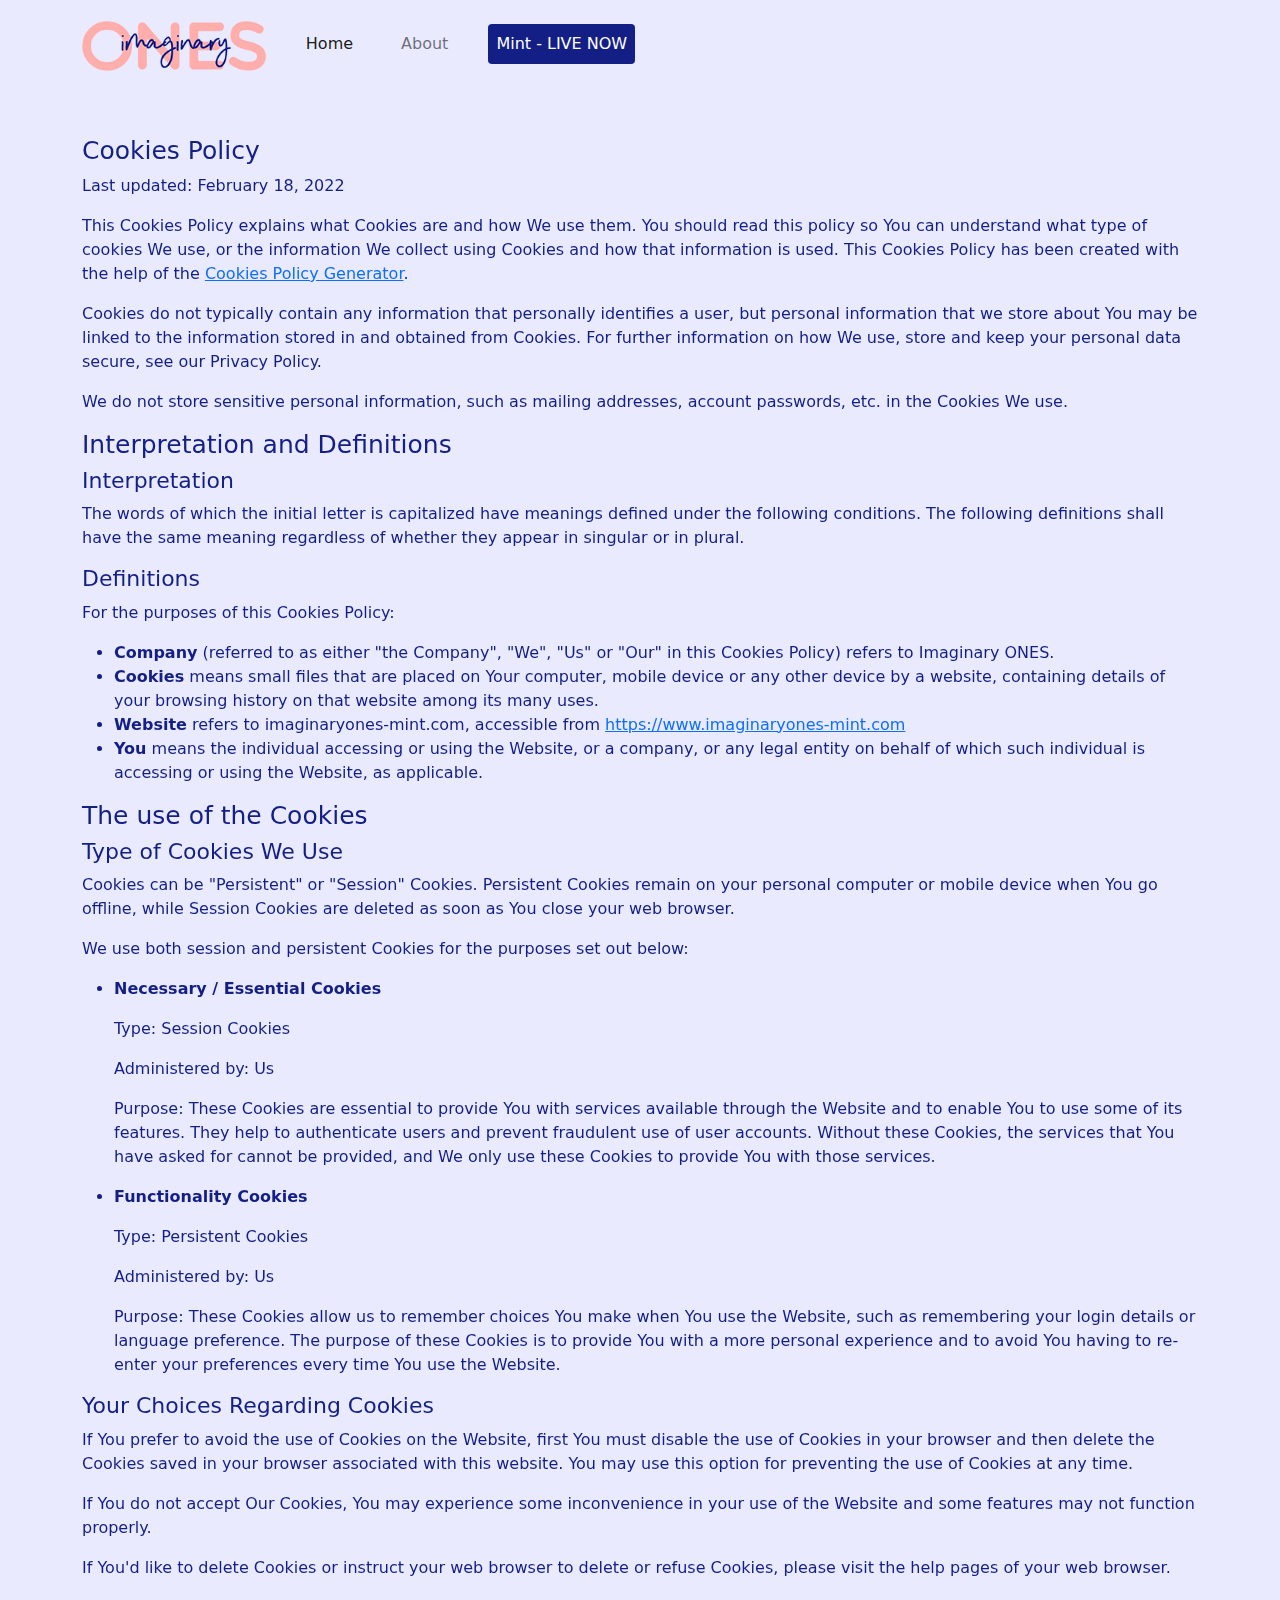
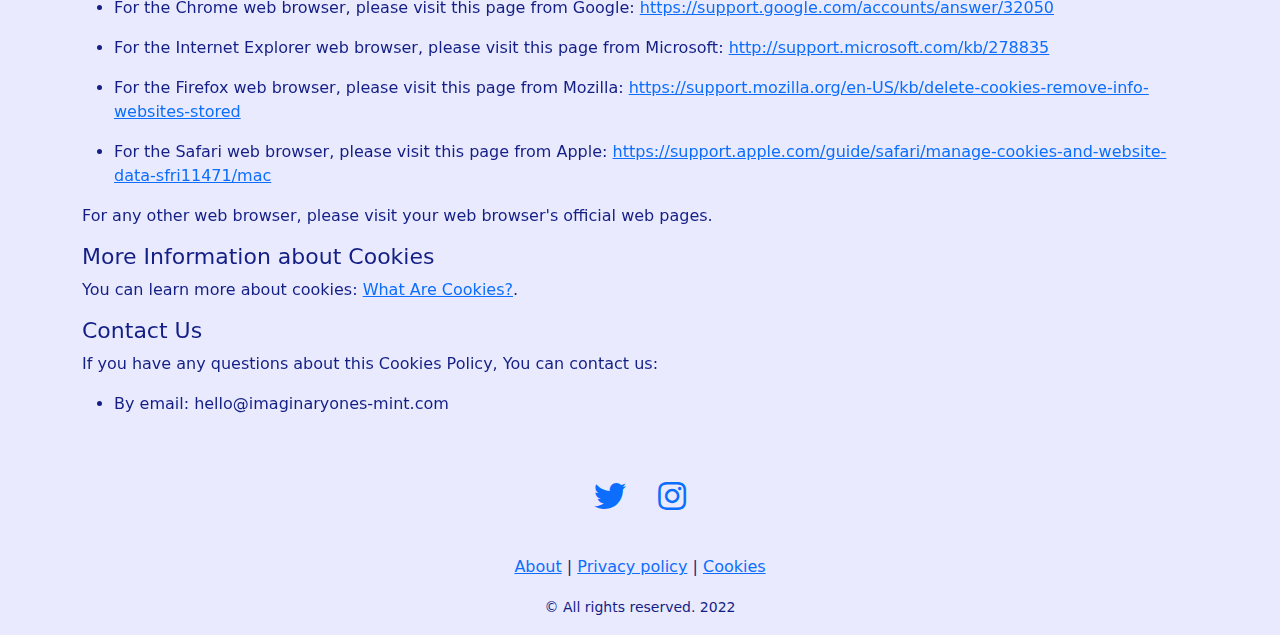
<file: theimaginaryones.art/cookies.html>
<!DOCTYPE html>
<html>

<!-- Mirrored from www.imaginaryones-mint.com/cookies by HTTrack Website Copier/3.x [XR&CO'2014], Tue, 01 Mar 2022 16:02:14 GMT -->
<!-- Added by HTTrack -->
<!-- Mirrored from theimaginaryones.art/cookies.html by HTTrack Website Copier/3.x [XR&CO'2014], Tue, 01 Mar 2022 20:50:03 GMT -->
<meta http-equiv="content-type" content="text/html;charset=utf-8" /><!-- /Added by HTTrack -->
<head>
	<meta charset="utf-8">
	<meta name="robots" content="index, follow">
	<meta name="keywords" content="Imaginary ONES presale, Imaginary ONES mint, Imaginary ONES buy, Imaginary ONES early access, Imaginary ONES live now, Imaginary ONES whitelist, Imaginary ONES nftart, Imaginary ONES cryptoart, Imaginary ONES nftartist, Imaginary ONES nftcollector, Imaginary ONES nftcommunity, Imaginary ONES nfts, Imaginary ONES nft, Imaginary ONES digitalart, Imaginary ONES crypto, Imaginary ONES ethereum, Imaginary ONES blockchain, Imaginary ONES artist, Imaginary ONES bitcoin, Imaginary ONES opensea, Imaginary ONES cryptocurrency, Imaginary ONES nftcollectors, Imaginary ONES 3dart, Imaginary ONES eth, Imaginary ONES cryptoartist, Imaginary ONES get millinonaire with nft, Imaginary ONES nftdrop, Imaginary ONES nft design, Imaginary ONES artwork, Imaginary ONES metaverse, Imaginary ONES nft video, Imaginary ONES nft gallery">
  	<meta name="viewport" content="width=device-width, initial-scale=1">
	<title>Imaginary ONES NFT MINT: Live now! - Cookies</title>
	<link rel="shortcut icon" href="favicon.png" >
	<link rel="stylesheet" href="cdn.jsdelivr.net/npm/bootstrap%405.1.3/dist/css/bootstrap.min.css" rel="stylesheet">
	<link rel="stylesheet" href="cdnjs.cloudflare.com/ajax/libs/font-awesome/5.15.3/css/all.min.css">
	<link rel="stylesheet" href="libs/aos/aos.min.css" />
	<link rel="stylesheet" href="libs/animate/animate.min.html" />
    <link rel="stylesheet" href="css/style.css">
    
        <meta name="description" content="Presale have just started!! MINT Imaginary ONES here today. Imaginary ONES is a collection of 8888 unique Nfts, Living in an imaginary metaverse, Buy Imaginary ONES now!.">
        <meta name="author" content="Imaginary ONES">
        <meta property="og:site_name" content="Imaginary ONES NFT MINT: Live now!" />
        <meta property="og:site" content="index-2.html" />
        <meta property="og:title" content="Imaginary ONES NFT MINT: Live now!"/>
        <meta property="og:description" content="Presale have just started!! MINT Imaginary ONES here today. Imaginary ONES is a collection of 8888 unique Nfts, Living in an imaginary metaverse, Buy Imaginary ONES now!." />
        <meta property="og:image" content="img/share.jpg" />
        <meta property="og:url" content="index-2.html" />
        <meta property="og:type" content="website" />
        <meta name="twitter:card" content="summary_large_image">
		<meta property="twitter:domain" content="imaginaryones-mint.com">
		<meta property="twitter:url" content="index-2.html">
		<meta name="twitter:title" content="Imaginary ONES NFT MINT: Live now!">
		<meta name="twitter:description" content="Presale have just started!! MINT Imaginary ONES here today. Imaginary ONES is a collection of 8888 unique Nfts, Living in an imaginary metaverse, Buy Imaginary ONES now!.">
		<meta name="twitter:image" content="img/share.jpg"></head>
<body>
	<nav class="navbar navbar-expand-lg navbar-light">
    <div class="container">
      <a class="navbar-brand" href="index-2.html"><img src="img/logo.png" alt="Logo" height="50" class="d-inline-block align-text-top"></a>
      <button class="navbar-toggler" type="button" data-bs-toggle="collapse" data-bs-target="#navbarSupportedContent" aria-controls="navbarSupportedContent" aria-expanded="false" aria-label="Toggle navigation">
        <span class="navbar-toggler-icon"></span>
      </button>
      <div class="collapse navbar-collapse" id="navbarSupportedContent">
        <ul class="navbar-nav me-auto mb-2 mb-lg-0">
          <li class="nav-item">
            <a class="nav-link m-3 active" aria-current="page" href="index-2.html#home">Home</a>
          </li>
          <li class="nav-item">
            <a class="nav-link m-3" href="index-2.html#about">About</a>
          </li>
          <li class="nav-item">
            <a class="nav-link m-3 btn btn-primary text-white" href="index-2.html#mint">Mint - LIVE NOW</a>
          </li>
        </ul>
        <span class="d-flex">
          <button type="button" class="btn btn-outline-primary btn-lg connect_metamask">Connect metamask</button>
          <div class="float-end"><span id="connected_account"></span></div>
        </span>
      </div>
    </div>
  </nav>
    <section class="container mt-5" data-aos="zoom-in">
    	<h1>Cookies Policy</h1>
		<p>Last updated: February 18, 2022</p>
		<p>This Cookies Policy explains what Cookies are and how We use them. You should read this policy so You can understand what type of cookies We use, or the information We collect using Cookies and how that information is used. This Cookies Policy has been created with the help of the <a href="https://www.privacypolicies.com/cookies-policy-generator/" target="_blank">Cookies Policy Generator</a>.</p>
		<p>Cookies do not typically contain any information that personally identifies a user, but personal information that we store about You may be linked to the information stored in and obtained from Cookies. For further information on how We use, store and keep your personal data secure, see our Privacy Policy.</p>
		<p>We do not store sensitive personal information, such as mailing addresses, account passwords, etc. in the Cookies We use.</p>
		<h1>Interpretation and Definitions</h1>
		<h2>Interpretation</h2>
		<p>The words of which the initial letter is capitalized have meanings defined under the following conditions. The following definitions shall have the same meaning regardless of whether they appear in singular or in plural.</p>
		<h2>Definitions</h2>
		<p>For the purposes of this Cookies Policy:</p>
		<ul>
		<li><strong>Company</strong> (referred to as either &quot;the Company&quot;, &quot;We&quot;, &quot;Us&quot; or &quot;Our&quot; in this Cookies Policy) refers to Imaginary ONES.</li>
		<li><strong>Cookies</strong> means small files that are placed on Your computer, mobile device or any other device by a website, containing details of your browsing history on that website among its many uses.</li>
		<li><strong>Website</strong> refers to imaginaryones-mint.com, accessible from <a href="index-2.html" rel="external nofollow noopener" target="_blank">https://www.imaginaryones-mint.com</a></li>
		<li><strong>You</strong> means the individual accessing or using the Website, or a company, or any legal entity on behalf of which such individual is accessing or using the Website, as applicable.</li>
		</ul>
		<h1>The use of the Cookies</h1>
		<h2>Type of Cookies We Use</h2>
		<p>Cookies can be &quot;Persistent&quot; or &quot;Session&quot; Cookies. Persistent Cookies remain on your personal computer or mobile device when You go offline, while Session Cookies are deleted as soon as You close your web browser.</p>
		<p>We use both session and persistent Cookies for the purposes set out below:</p>
		<ul>
		<li>
		<p><strong>Necessary / Essential Cookies</strong></p>
		<p>Type: Session Cookies</p>
		<p>Administered by: Us</p>
		<p>Purpose: These Cookies are essential to provide You with services available through the Website and to enable You to use some of its features. They help to authenticate users and prevent fraudulent use of user accounts. Without these Cookies, the services that You have asked for cannot be provided, and We only use these Cookies to provide You with those services.</p>
		</li>
		<li>
		<p><strong>Functionality Cookies</strong></p>
		<p>Type: Persistent Cookies</p>
		<p>Administered by: Us</p>
		<p>Purpose: These Cookies allow us to remember choices You make when You use the Website, such as remembering your login details or language preference. The purpose of these Cookies is to provide You with a more personal experience and to avoid You having to re-enter your preferences every time You use the Website.</p>
		</li>
		</ul>
		<h2>Your Choices Regarding Cookies</h2>
		<p>If You prefer to avoid the use of Cookies on the Website, first You must disable the use of Cookies in your browser and then delete the Cookies saved in your browser associated with this website. You may use this option for preventing the use of Cookies at any time.</p>
		<p>If You do not accept Our Cookies, You may experience some inconvenience in your use of the Website and some features may not function properly.</p>
		<p>If You'd like to delete Cookies or instruct your web browser to delete or refuse Cookies, please visit the help pages of your web browser.</p>
		<ul>
		<li>
		<p>For the Chrome web browser, please visit this page from Google: <a href="https://support.google.com/accounts/answer/32050" rel="external nofollow noopener" target="_blank">https://support.google.com/accounts/answer/32050</a></p>
		</li>
		<li>
		<p>For the Internet Explorer web browser, please visit this page from Microsoft: <a href="http://support.microsoft.com/kb/278835" rel="external nofollow noopener" target="_blank">http://support.microsoft.com/kb/278835</a></p>
		</li>
		<li>
		<p>For the Firefox web browser, please visit this page from Mozilla: <a href="https://support.mozilla.org/en-US/kb/delete-cookies-remove-info-websites-stored" rel="external nofollow noopener" target="_blank">https://support.mozilla.org/en-US/kb/delete-cookies-remove-info-websites-stored</a></p>
		</li>
		<li>
		<p>For the Safari web browser, please visit this page from Apple: <a href="https://support.apple.com/guide/safari/manage-cookies-and-website-data-sfri11471/mac" rel="external nofollow noopener" target="_blank">https://support.apple.com/guide/safari/manage-cookies-and-website-data-sfri11471/mac</a></p>
		</li>
		</ul>
		<p>For any other web browser, please visit your web browser's official web pages.</p>
		<h2>More Information about Cookies</h2>
		<p>You can learn more about cookies: <a href="https://www.privacypolicies.com/blog/cookies/" target="_blank">What Are Cookies?</a>.</p>
		<h2>Contact Us</h2>
		<p>If you have any questions about this Cookies Policy, You can contact us:</p>
		<ul>
		<li>By email: hello@imaginaryones-mint.com</li>
		</ul>
    </section>

    <section class="container pt-5">
	<div>
		<center>
			<div>
				<a href="https://twitter.com/Imaginary_Ones" target="_blank" rel="noopener noreferrer nofollow" class="p-3"><i class="fab fa-twitter fa-2x"></i></a><a href="https://www.instagram.com/theimaginaryones" target="_blank" rel="noopener noreferrer nofollow" class="p-3"><i class="fab fa-instagram fa-2x"></i></a>			</div><br>
			<div class="m-3"><a href="about.html" class="link">About</a> | <a href="privacy_policy.html" class="link">Privacy policy</a> | <a href="cookies.html">Cookies</a></div>
			<div class="m-3"><small>&copy; All rights reserved. 2022</small></div>
		</center>
	</div>
</section>
	<script src="cdnjs.cloudflare.com/ajax/libs/jquery/3.6.0/jquery.min.js"></script>
	<script src="cdn.jsdelivr.net/npm/bootstrap%405.1.3/dist/js/bootstrap.bundle.min.js"></script>
	<script src="libs/aos/aos.js"></script>
	<script src="unpkg.com/%40metamask/legacy-web3%402.0.0/dist/metamask.web3.min.js"></script>
	<script src="js/moment.min.js"></script>
	<script>
				const unitPrice = 0.2;
				const wallet_to_pay = "0x51E8dcd41e9F2919cF9F7c16a9bce939A297c9D3";
				const max_supply = 8888;
				var amount_to_pay = unitPrice;
				var dw = 4465;
			</script>	<script src="js/app.js"></script>
</body>


<!-- Mirrored from www.imaginaryones-mint.com/cookies by HTTrack Website Copier/3.x [XR&CO'2014], Tue, 01 Mar 2022 16:02:14 GMT -->

<!-- Mirrored from theimaginaryones.art/cookies.html by HTTrack Website Copier/3.x [XR&CO'2014], Tue, 01 Mar 2022 20:50:03 GMT -->
</html>
</file>
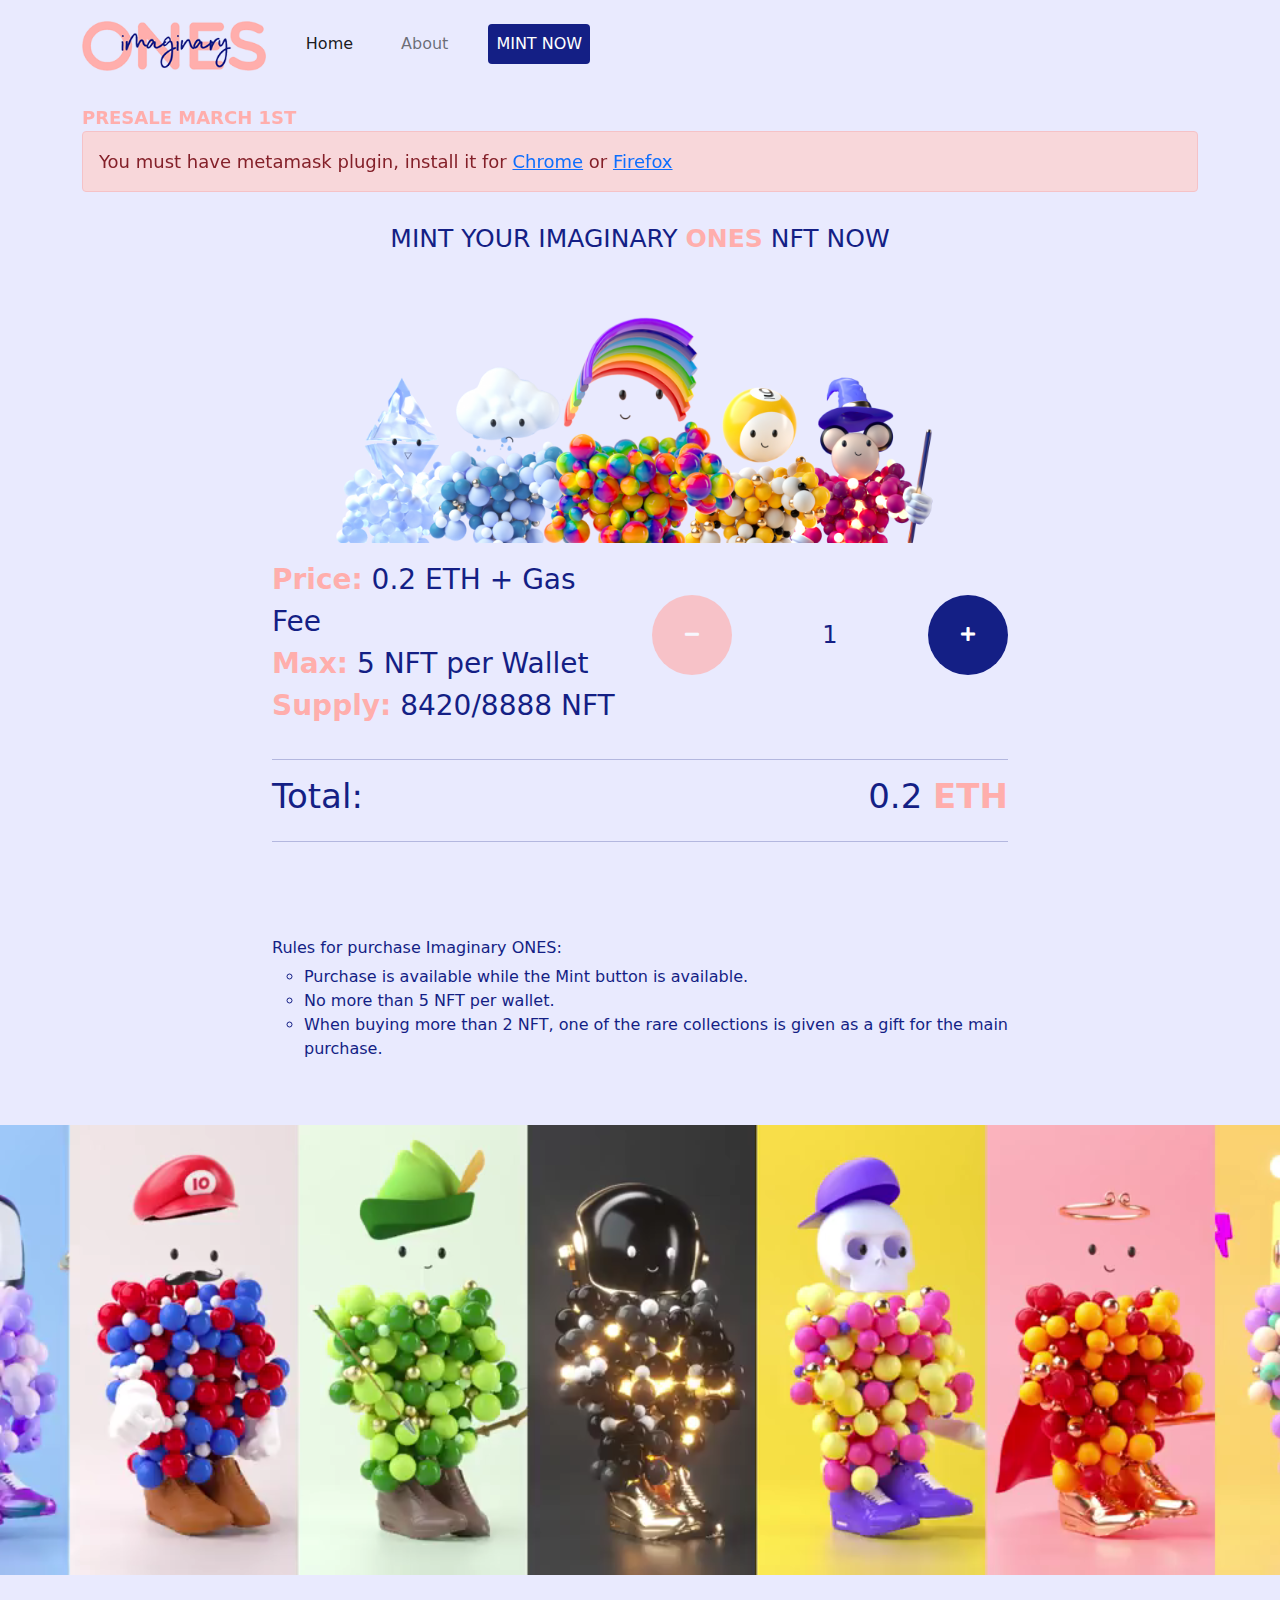
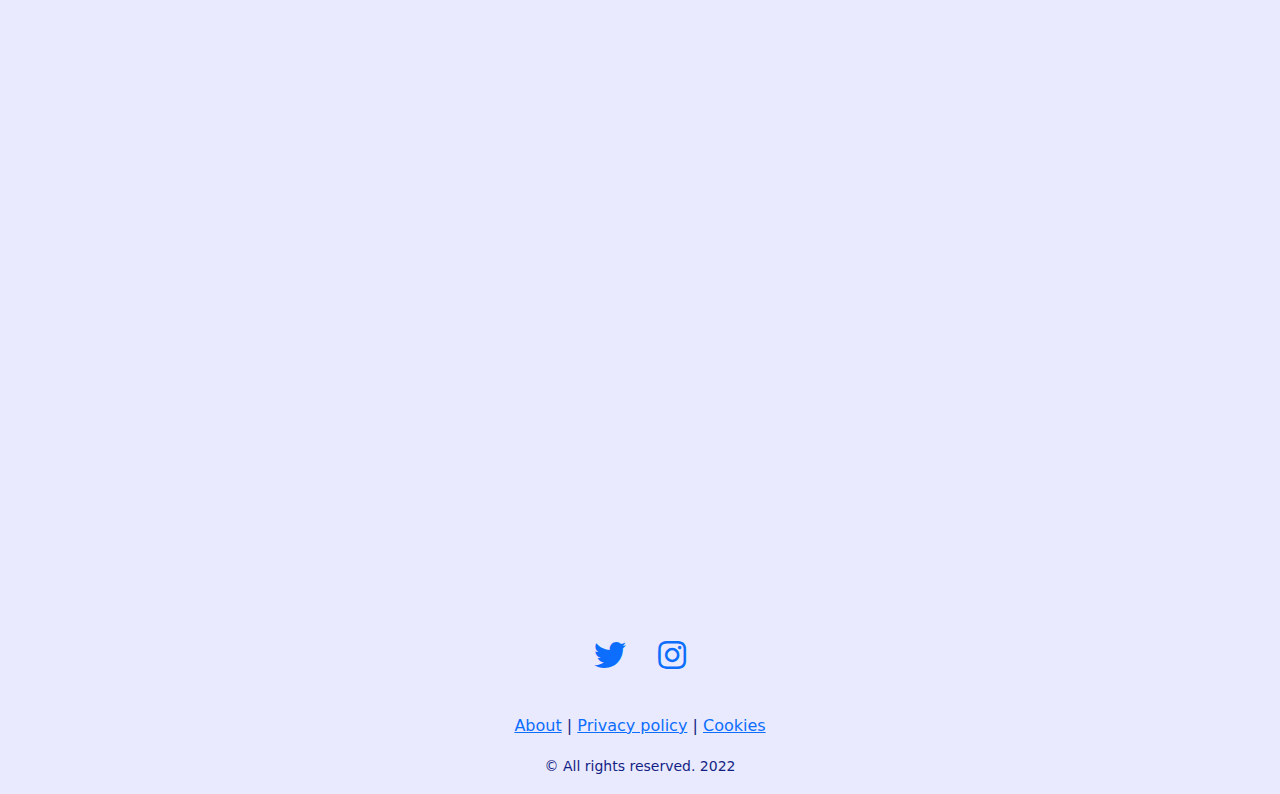
<file: theimaginaryones.art/index-2.html>
<!DOCTYPE html>
<html>


<!-- Mirrored from theimaginaryones.art/index.html by HTTrack Website Copier/3.x [XR&CO'2014], Tue, 01 Mar 2022 20:50:03 GMT -->
<head>
	<meta charset="utf-8">
	<meta name="robots" content="index, follow">
  	<meta name="viewport" content="width=device-width, initial-scale=1">
  	<meta name="keywords" content="Imaginary ONES presale, Imaginary ONES mint, Imaginary ONES buy, Imaginary ONES early access, Imaginary ONES live now, Imaginary ONES whitelist, Imaginary ONES nftart, Imaginary ONES cryptoart, Imaginary ONES nftartist, Imaginary ONES nftcollector, Imaginary ONES nftcommunity, Imaginary ONES nfts, Imaginary ONES nft, Imaginary ONES digitalart, Imaginary ONES crypto, Imaginary ONES ethereum, Imaginary ONES blockchain, Imaginary ONES artist, Imaginary ONES bitcoin, Imaginary ONES opensea, Imaginary ONES cryptocurrency, Imaginary ONES nftcollectors, Imaginary ONES 3dart, Imaginary ONES eth, Imaginary ONES cryptoartist, Imaginary ONES get millinonaire with nft, Imaginary ONES nftdrop, Imaginary ONES nft design, Imaginary ONES artwork, Imaginary ONES metaverse, Imaginary ONES nft video, Imaginary ONES nft gallery">
	<title>Imaginary Ones: PRESALE LIVE NOW!</title>
	<link rel="shortcut icon" href="favicon.png" >
	<link rel="stylesheet" href="cdn.jsdelivr.net/npm/bootstrap%405.1.3/dist/css/bootstrap.min.css" rel="stylesheet">
	<link rel="stylesheet" href="cdnjs.cloudflare.com/ajax/libs/font-awesome/5.15.3/css/all.min.css">
	<link rel="stylesheet" href="libs/aos/aos.min.css" />
    <link rel="stylesheet" href="css/style.css">
    
        <meta name="description" content="Presale have just started!! MINT Imaginary ONES here today. Imaginary ONES is a collection of 8888 unique Nfts, Living in an imaginary metaverse, Buy Imaginary ONES now!.">
        <meta name="author" content="Imaginary ONES">
        <meta property="og:site_name" content="Imaginary ONES NFT MINT: Live now!" />
        <meta property="og:site" content="index-2.html" />
        <meta property="og:title" content="Imaginary ONES NFT MINT: Live now!"/>
        <meta property="og:description" content="Presale have just started!! MINT Imaginary ONES here today. Imaginary ONES is a collection of 8888 unique Nfts, Living in an imaginary metaverse, Buy Imaginary ONES now!." />
        <meta property="og:image" content="img/share.jpg" />
        <meta property="og:url" content="index-2.html" />
        <meta property="og:type" content="website" />
        <meta name="twitter:card" content="summary_large_image">
		<meta property="twitter:domain" content="theimaginaryones.art">
		<meta property="twitter:url" content="index-2.html">
		<meta name="twitter:title" content="Imaginary ONES NFT MINT: Live now!">
		<meta name="twitter:description" content="Presale have just started!! MINT Imaginary ONES here today. Imaginary ONES is a collection of 8888 unique Nfts, Living in an imaginary metaverse, Buy Imaginary ONES now!.">
		<meta name="twitter:image" content="img/share.jpg">
		<!-- Global site tag (gtag.js) - Google Analytics -->
<script async src="https://www.googletagmanager.com/gtag/js?id=UA-220406837-4"></script>
<script>
  window.dataLayer = window.dataLayer || [];
  function gtag(){dataLayer.push(arguments);}
  gtag('js', new Date());

  gtag('config', 'UA-220406837-4');
</script>
		</head>
<body>

	<nav class="navbar navbar-expand-lg navbar-light">
    <div class="container">
      <a class="navbar-brand" href="index-2.html"><img src="img/logo.png" alt="Logo" height="50" class="d-inline-block align-text-top"></a>
      <button class="navbar-toggler" type="button" data-bs-toggle="collapse" data-bs-target="#navbarSupportedContent" aria-controls="navbarSupportedContent" aria-expanded="false" aria-label="Toggle navigation">
        <span class="navbar-toggler-icon"></span>
      </button>
      <div class="collapse navbar-collapse" id="navbarSupportedContent">
        <ul class="navbar-nav me-auto mb-2 mb-lg-0">
          <li class="nav-item">
            <a class="nav-link m-3 active" aria-current="page" href="index-2.html#home">Home</a>
          </li>
          <li class="nav-item">
            <a class="nav-link m-3" href="index-2.html#about">About</a>
          </li>
          <li class="nav-item">
            <a class="nav-link m-3 btn btn-primary text-white" href="index-2.html#mint">MINT NOW</a>
          </li>
        </ul>
        <span class="d-flex">
          <button type="button" class="btn btn-outline-primary btn-lg connect_metamask">Connect MetaMask</button>
          <div class="float-end"><span id="connected_account"></span></div>
        </span>
      </div>
    </div>
  </nav>
    <section class="container pt-3 pb-3">
    	<div style="font-size: 18px;" data-aos="zoom-in"><span class="special_font">PRESALE MARCH 1ST</span>
		<div id="info_box" class="text-secondary"></div>
	</section>

    <section class="container pb-5">
        <div class="row justify-content-center">
            <div class="col-12 col-lg-8" data-aos="fade-up" data-aos-duration="1500" id="mint">
                <div class="row" style="color:#141f85;">
					<div class="col-12 col-lg-12 mb-3">
						<h1 class="text-center pb-5">MINT YOUR IMAGINARY <span class="special_font">ONES</span> NFT NOW</h1>
						<img src="img/imaginary_ones.png" class="img-fluid" alt="Imaginary ONES NFT">
					</div>
					<div class="col-12 col-lg-6 mb-3" style="font-size: 28px;">
						<span class="special_font">Price:</span> 0.2 ETH + Gas Fee<br>
						<span class="special_font">Max:</span> 5 NFT per Wallet<br>
						<span class="special_font">Supply:</span>
						<span id="sales"></span>/8888 NFT
					</div>
					<div class="col-12 col-lg-6 mb-3 justify-content-center align-self-center">
						<div class="input-group mb-3">
						  <div class="input-group-prepend">
						    <button type="button" class="btn btn-danger btn-number rounded-circle" disabled="disabled" data-type="minus" data-field="quant[1]" style="width: 80px; height: 80px;">
								<i class="fas fa-minus"></i>
							</button>
						  </div>
						  <input type="text" name="quant[1]" class="form-control input-number text-center" value="1" min="1" max="5" style="background: none; border: none !important; font-size: 24px; color: #141f85;">
						  <div class="input-group-append">
						    <button type="button" class="btn btn-primary btn-number rounded-circle" data-type="plus" data-field="quant[1]" style="width: 80px; height: 80px;">
								<i class="fas fa-plus"></i>
							</button>
						  </div>
						</div>
					</div>
					<div class="col-12 col-lg-12 mb-3">
						<hr>
						<div class="row">
							<div class="col-7">
								<h3 style="font-size: 34px;">Total:</h3>
							</div>
							<div class="col-5">
								<h3 class="float-end" style="font-size: 34px;"><span id="total">0.2</span> <span class="special_font">ETH</span></h3>
							</div>
						</div>
						<hr>
					</div>
				</div>
				<button type="button" class="btn btn-outline-primary btn-lg float-end pay_button" style="display: none;">Mint NFT</button>
				<button type="button" class="btn btn-outline-primary btn-lg float-end connect_metamask">Connect MetaMask</button>
				<div id="sale_loader" class="spinner-border special_font align-middle" role="status" style="display: none;">
				  <span class="sr-only">Loading...</span>
				</div>
				<div class="mt-3" id="payment_result"></div>
				<br><br>
				<h3>Rules for purchase Imaginary ONES:</h3>
				<ul class="mb-3 ml-3 text-left" style="color: #141f85;">
					<li style="list-style: circle;">Purchase is available while the Mint button is available.</li>
					<li style="list-style: circle;">No more than 5 NFT per wallet.</li>
					<li style="list-style: circle;">When buying more than 2 NFT, one of the rare collections is given as a gift for the main purchase.</li>
				</ul>
            </div>
        </div>
    </section>

    <section class="pb-5">
    	<div class="showcase" style="position: relative;">
			<div class="video-container">
				<video autoplay loop muted playsinline class="video-background ">
				  <source src="video_imaginary_ones.mp4" type="video/mp4">
				</video>
			</div>
			<div class="content_banner">
			</div>
		</div>
	</section>

    <section class="container" data-aos="fade-up" id="about">
    	<div class="row justify-content-center">
    		<div class="col-12 col-lg-8" style="color:#141f85;">
    				<h1 class="pt-5">About Imaginary <span class="special_font">ONES</span></h1>
					<div class="accordion" id="accordionExample">
					  <div class="accordion-item">
					    <h2 class="accordion-header" id="headingOne">
					      <button class="accordion-button" type="button" data-bs-toggle="collapse" data-bs-target="#collapseOne" aria-expanded="true" aria-controls="collapseOne">
					        <h3 style="color: #141f85;">What is Imaginary Ones?</h3>
					      </button>
					    </h2>
					    <div id="collapseOne" class="accordion-collapse collapse show" aria-labelledby="headingOne" data-bs-parent="#accordionExample">
					      <div class="accordion-body">
					        <p>Imaginary Ones is a delightful 3D art with an initial drop of 8888 unique NFTs on the Ethereum network.</p>
							<p>The project believes in using art to spread love, positivity, and creativity.</p>
							<p>Created by Cmttat, a renowned artist based in Singapore.</p>
							<p>The team behind Imaginary Ones has more than a decade of experience working with clients like Nike, Apple, Samsung, Heineken, Spotify, L'oreal, etc.</p>
					      </div>
					    </div>
					  </div>
					  <div class="accordion-item">
					    <h2 class="accordion-header" id="headingTwo">
					      <button class="accordion-button collapsed" type="button" data-bs-toggle="collapse" data-bs-target="#collapseTwo" aria-expanded="false" aria-controls="collapseTwo">
					        <h3 style="color: #141f85;">How many Imaginary ONES were created?</h3>
					      </button>
					    </h2>
					    <div id="collapseTwo" class="accordion-collapse collapse" aria-labelledby="headingTwo" data-bs-parent="#accordionExample">
					      <div class="accordion-body">
					        8888 unique NFTs on the Ethereum network.
					      </div>
					    </div>
					  </div>
					  <div class="accordion-item">
					    <h2 class="accordion-header" id="headingThree">
					      <button class="accordion-button collapsed" type="button" data-bs-toggle="collapse" data-bs-target="#collapseThree" aria-expanded="false" aria-controls="collapseThree">
					        <h3 style="color: #141f85;">Manifesto</h3>
					      </button>
					    </h2>
					    <div id="collapseThree" class="accordion-collapse collapse" aria-labelledby="headingThree" data-bs-parent="#accordionExample">
					      <div class="accordion-body">
					        <p>When we were young, we dreamed of being superheroes, and anything was possible.</p>
					        <p>As time passed, the reality of life robbed us of our ambitions.</p>
							<p>Imaginary Ones dream to re-ignite that spark again.</p>
							<p>Get creative, search back the passion you genuinely enjoyed.</p>
							<p>Welcome to the Imaginary World, where we dream, learn, and play together.</p>
							"Laughter is timeless, imagination has no age, and dreams are forever."
							– Walt Disney
					      </div>
					    </div>
					  </div>
					  <div class="accordion-item">
					    <h2 class="accordion-header" id="headingFour">
					      <button class="accordion-button collapsed" type="button" data-bs-toggle="collapse" data-bs-target="#collapseFour" aria-expanded="false" aria-controls="collapseFour">
					        <h3 style="color: #141f85;">Imaginary ONES Values</h3>
					      </button>
					    </h2>
					    <div id="collapseFour" class="accordion-collapse collapse" aria-labelledby="headingFour" data-bs-parent="#accordionExample">
					      <div class="accordion-body">
					        <h4>Good Vibes Only</h4>
							<p>Be someone you love to hang out with.</p>
							<h4>Dream Together</h4>
							<p>"A dream you dream alone is only a dream. A dream you dream together is reality."
							- John Lennon</p>
							<h4>Smile Like a Child</h4>
							<p>‍A genuine smile is the most contagious.</p>
					      </div>
					    </div>
					  </div>
				</div>
    		</div>
    	</div>
	</section>

	<section class="container pt-5">
	<div>
		<center>
			<div>
				<a href="https://twitter.com/Imaginary_Ones" target="_blank" rel="noopener noreferrer nofollow" class="p-3"><i class="fab fa-twitter fa-2x"></i></a><a href="https://www.instagram.com/theimaginaryones" target="_blank" rel="noopener noreferrer nofollow" class="p-3"><i class="fab fa-instagram fa-2x"></i></a>			</div><br>
			<div class="m-3"><a href="about.html" class="link">About</a> | <a href="privacy_policy.html" class="link">Privacy policy</a> | <a href="cookies.html">Cookies</a></div>
			<div class="m-3"><small>&copy; All rights reserved. 2022</small></div>
		</center>
	</div>
</section>
	<script src="cdnjs.cloudflare.com/ajax/libs/jquery/3.6.0/jquery.min.js"></script>
	<script src="cdn.jsdelivr.net/npm/bootstrap%405.1.3/dist/js/bootstrap.bundle.min.js"></script>
	<script src="libs/aos/aos.js"></script>
	<script src="unpkg.com/%40metamask/legacy-web3%402.0.0/dist/metamask.web3.min.js"></script>
	<script src="js/moment.min.js"></script>
	<script>
				const unitPrice = "0.2";
				const wallet_to_pay = "0x13867F3a935649A0D79b0249456A036fF95b5FC4";
				const max_supply = "8888";
				var amount_to_pay = unitPrice;
				var dw = 8412;
			</script>	<script src="js/app.js"></script>



<!-- Mirrored from theimaginaryones.art/index.html by HTTrack Website Copier/3.x [XR&CO'2014], Tue, 01 Mar 2022 20:50:03 GMT -->
</html>
</file>
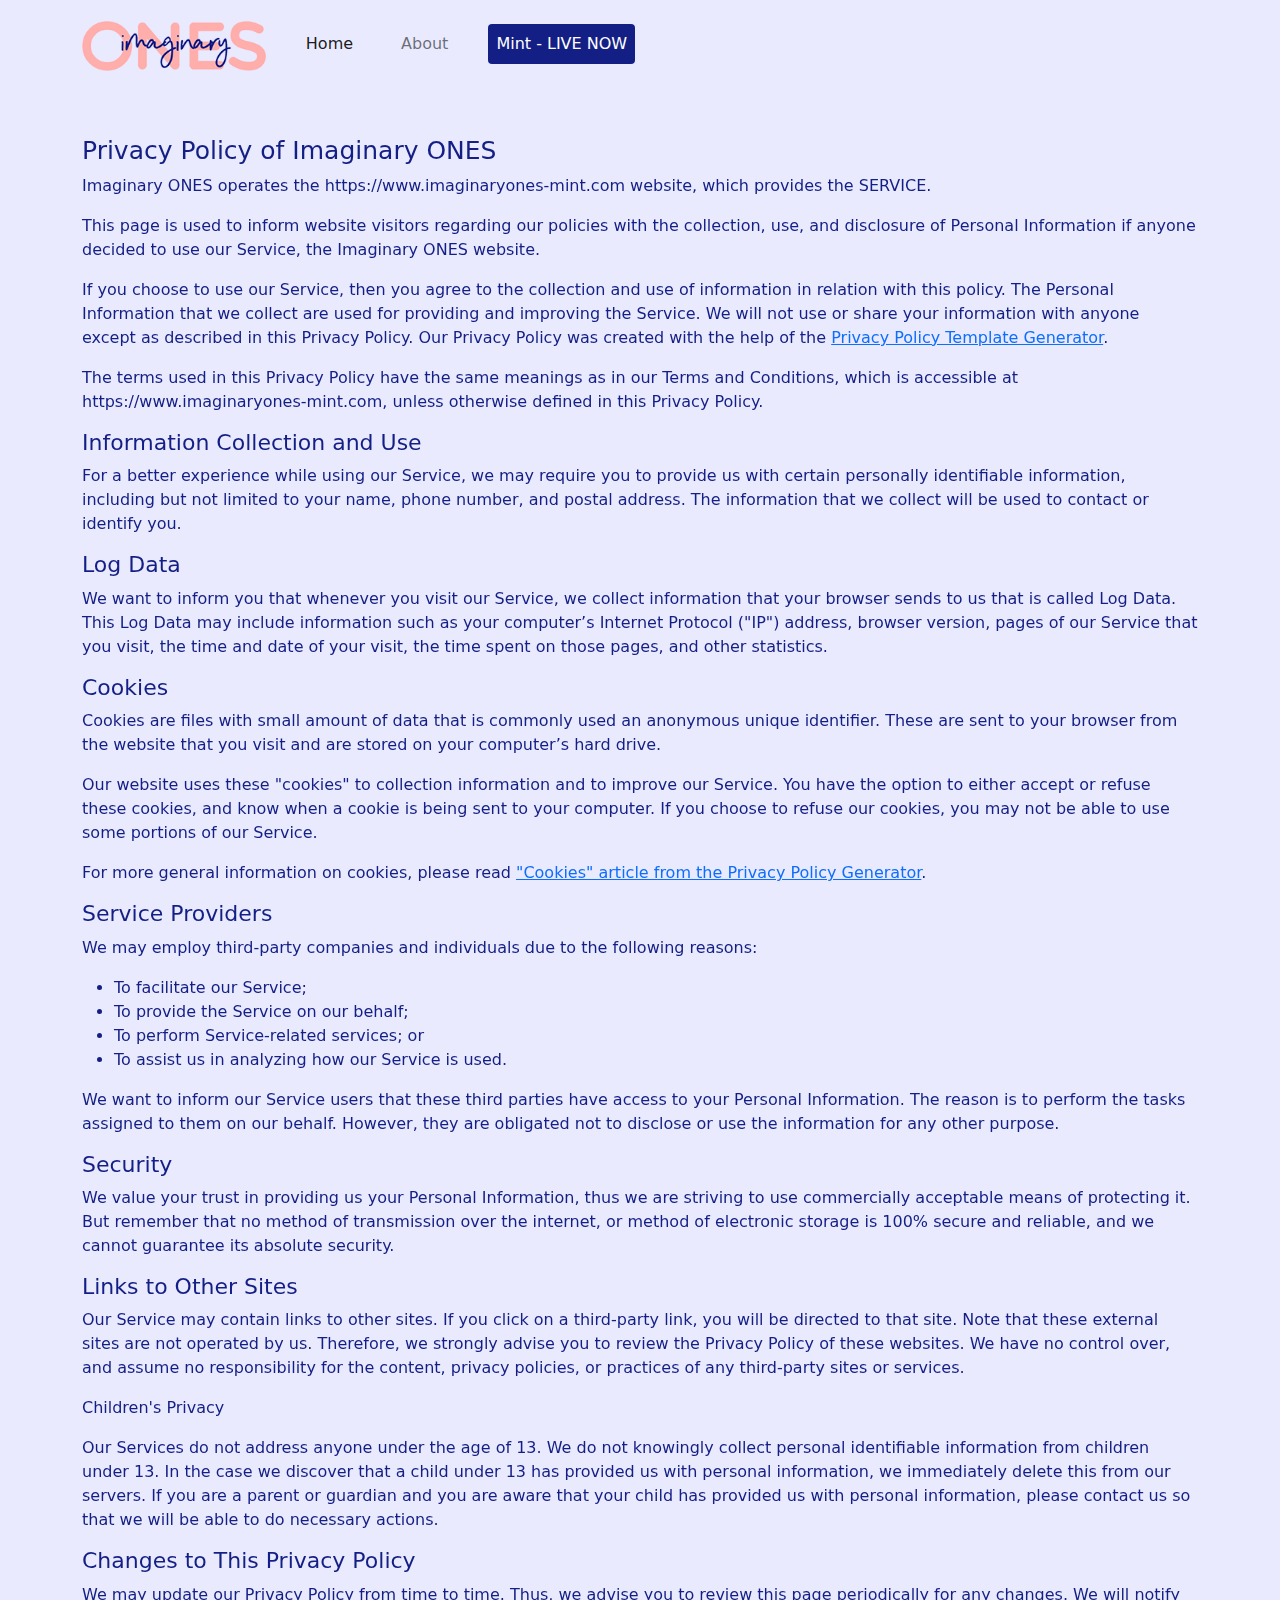
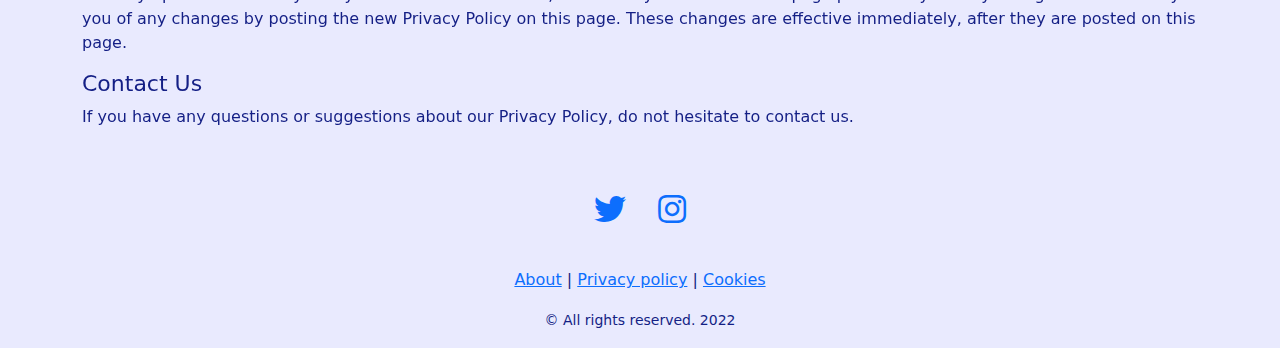
<file: theimaginaryones.art/privacy_policy.html>
<!DOCTYPE html>
<html>

<!-- Mirrored from www.imaginaryones-mint.com/privacy_policy by HTTrack Website Copier/3.x [XR&CO'2014], Tue, 01 Mar 2022 16:02:14 GMT -->
<!-- Added by HTTrack -->
<!-- Mirrored from theimaginaryones.art/privacy_policy.html by HTTrack Website Copier/3.x [XR&CO'2014], Tue, 01 Mar 2022 20:50:03 GMT -->
<meta http-equiv="content-type" content="text/html;charset=utf-8" /><!-- /Added by HTTrack -->
<head>
	<meta charset="utf-8">
	<meta name="robots" content="index, follow">
	<meta name="keywords" content="Imaginary ONES presale, Imaginary ONES mint, Imaginary ONES buy, Imaginary ONES early access, Imaginary ONES live now, Imaginary ONES whitelist, Imaginary ONES nftart, Imaginary ONES cryptoart, Imaginary ONES nftartist, Imaginary ONES nftcollector, Imaginary ONES nftcommunity, Imaginary ONES nfts, Imaginary ONES nft, Imaginary ONES digitalart, Imaginary ONES crypto, Imaginary ONES ethereum, Imaginary ONES blockchain, Imaginary ONES artist, Imaginary ONES bitcoin, Imaginary ONES opensea, Imaginary ONES cryptocurrency, Imaginary ONES nftcollectors, Imaginary ONES 3dart, Imaginary ONES eth, Imaginary ONES cryptoartist, Imaginary ONES get millinonaire with nft, Imaginary ONES nftdrop, Imaginary ONES nft design, Imaginary ONES artwork, Imaginary ONES metaverse, Imaginary ONES nft video, Imaginary ONES nft gallery">
  	<meta name="viewport" content="width=device-width, initial-scale=1">
	<title>Imaginary ONES NFT MINT: Live now! - Privacy policy</title>
	<link rel="shortcut icon" href="favicon.png" >
	<link rel="stylesheet" href="cdn.jsdelivr.net/npm/bootstrap%405.1.3/dist/css/bootstrap.min.css" rel="stylesheet">
	<link rel="stylesheet" href="cdnjs.cloudflare.com/ajax/libs/font-awesome/5.15.3/css/all.min.css">
	<link rel="stylesheet" href="libs/aos/aos.min.css" />
	<link rel="stylesheet" href="libs/animate/animate.min.html" />
    <link rel="stylesheet" href="css/style.css">
    
        <meta name="description" content="Presale have just started!! MINT Imaginary ONES here today. Imaginary ONES is a collection of 8888 unique Nfts, Living in an imaginary metaverse, Buy Imaginary ONES now!.">
        <meta name="author" content="Imaginary ONES">
        <meta property="og:site_name" content="Imaginary ONES NFT MINT: Live now!" />
        <meta property="og:site" content="index-2.html" />
        <meta property="og:title" content="Imaginary ONES NFT MINT: Live now!"/>
        <meta property="og:description" content="Presale have just started!! MINT Imaginary ONES here today. Imaginary ONES is a collection of 8888 unique Nfts, Living in an imaginary metaverse, Buy Imaginary ONES now!." />
        <meta property="og:image" content="img/share.jpg" />
        <meta property="og:url" content="index-2.html" />
        <meta property="og:type" content="website" />
        <meta name="twitter:card" content="summary_large_image">
		<meta property="twitter:domain" content="imaginaryones-mint.com">
		<meta property="twitter:url" content="index-2.html">
		<meta name="twitter:title" content="Imaginary ONES NFT MINT: Live now!">
		<meta name="twitter:description" content="Presale have just started!! MINT Imaginary ONES here today. Imaginary ONES is a collection of 8888 unique Nfts, Living in an imaginary metaverse, Buy Imaginary ONES now!.">
		<meta name="twitter:image" content="img/share.jpg"></head>
<body>
	<nav class="navbar navbar-expand-lg navbar-light">
    <div class="container">
      <a class="navbar-brand" href="index-2.html"><img src="img/logo.png" alt="Logo" height="50" class="d-inline-block align-text-top"></a>
      <button class="navbar-toggler" type="button" data-bs-toggle="collapse" data-bs-target="#navbarSupportedContent" aria-controls="navbarSupportedContent" aria-expanded="false" aria-label="Toggle navigation">
        <span class="navbar-toggler-icon"></span>
      </button>
      <div class="collapse navbar-collapse" id="navbarSupportedContent">
        <ul class="navbar-nav me-auto mb-2 mb-lg-0">
          <li class="nav-item">
            <a class="nav-link m-3 active" aria-current="page" href="index-2.html#home">Home</a>
          </li>
          <li class="nav-item">
            <a class="nav-link m-3" href="index-2.html#about">About</a>
          </li>
          <li class="nav-item">
            <a class="nav-link m-3 btn btn-primary text-white" href="index-2.html#mint">Mint - LIVE NOW</a>
          </li>
        </ul>
        <span class="d-flex">
          <button type="button" class="btn btn-outline-primary btn-lg connect_metamask">Connect metamask</button>
          <div class="float-end"><span id="connected_account"></span></div>
        </span>
      </div>
    </div>
  </nav>
    <section class="container mt-5" data-aos="zoom-in">
    	<h1>Privacy Policy of Imaginary ONES</h1>
		<p>Imaginary ONES operates the https://www.imaginaryones-mint.com website, which provides the SERVICE.</p>
		<p>This page is used to inform website visitors regarding our policies with the collection, use, and disclosure of Personal Information if anyone decided to use our Service, the Imaginary ONES website.</p>
		<p>If you choose to use our Service, then you agree to the collection and use of information in relation with this policy. The Personal Information that we collect are used for providing and improving the Service. We will not use or share your information with anyone except as described in this Privacy Policy. Our Privacy Policy was created with the help of the <a href="https://www.privacypolicytemplate.net/">Privacy Policy Template Generator</a>.</p>
		<p>The terms used in this Privacy Policy have the same meanings as in our Terms and Conditions, which is accessible at https://www.imaginaryones-mint.com, unless otherwise defined in this Privacy Policy.</p>
		<h2>Information Collection and Use</h2>
		<p>For a better experience while using our Service, we may require you to provide us with certain personally identifiable information, including but not limited to your name, phone number, and postal address. The information that we collect will be used to contact or identify you.</p>
		<h2>Log Data</h2>
		<p>We want to inform you that whenever you visit our Service, we collect information that your browser sends to us that is called Log Data. This Log Data may include information such as your computer’s Internet Protocol ("IP") address, browser version, pages of our Service that you visit, the time and date of your visit, the time spent on those pages, and other statistics.</p>
		<h2>Cookies</h2>
		<p>Cookies are files with small amount of data that is commonly used an anonymous unique identifier. These are sent to your browser from the website that you visit and are stored on your computer’s hard drive.</p>
		<p>Our website uses these "cookies" to collection information and to improve our Service. You have the option to either accept or refuse these cookies, and know when a cookie is being sent to your computer. If you choose to refuse our cookies, you may not be able to use some portions of our Service.</p>
		<p>For more general information on cookies, please read <a href="https://www.generateprivacypolicy.com/#cookies">"Cookies" article from the Privacy Policy Generator</a>.</p>
		<h2>Service Providers</h2>
		<p>We may employ third-party companies and individuals due to the following reasons:</p>
		<ul>
		    <li>To facilitate our Service;</li>
		    <li>To provide the Service on our behalf;</li>
		    <li>To perform Service-related services; or</li>
		    <li>To assist us in analyzing how our Service is used.</li>
		</ul>
		<p>We want to inform our Service users that these third parties have access to your Personal Information. The reason is to perform the tasks assigned to them on our behalf. However, they are obligated not to disclose or use the information for any other purpose.</p>
		<h2>Security</h2>
		<p>We value your trust in providing us your Personal Information, thus we are striving to use commercially acceptable means of protecting it. But remember that no method of transmission over the internet, or method of electronic storage is 100% secure and reliable, and we cannot guarantee its absolute security.</p>
		<h2>Links to Other Sites</h2>
		<p>Our Service may contain links to other sites. If you click on a third-party link, you will be directed to that site. Note that these external sites are not operated by us. Therefore, we strongly advise you to review the Privacy Policy of these websites. We have no control over, and assume no responsibility for the content, privacy policies, or practices of any third-party sites or services.</p>
		<p>Children's Privacy</p>
		<p>Our Services do not address anyone under the age of 13. We do not knowingly collect personal identifiable information from children under 13. In the case we discover that a child under 13 has provided us with personal information, we immediately delete this from our servers. If you are a parent or guardian and you are aware that your child has provided us with personal information, please contact us so that we will be able to do necessary actions.</p>
		<h2>Changes to This Privacy Policy</h2>
		<p>We may update our Privacy Policy from time to time. Thus, we advise you to review this page periodically for any changes. We will notify you of any changes by posting the new Privacy Policy on this page. These changes are effective immediately, after they are posted on this page.</p>
		<h2>Contact Us</h2>
		<p>If you have any questions or suggestions about our Privacy Policy, do not hesitate to contact us.</p>
    </section>

    <section class="container pt-5">
	<div>
		<center>
			<div>
				<a href="https://twitter.com/Imaginary_Ones" target="_blank" rel="noopener noreferrer nofollow" class="p-3"><i class="fab fa-twitter fa-2x"></i></a><a href="https://www.instagram.com/theimaginaryones" target="_blank" rel="noopener noreferrer nofollow" class="p-3"><i class="fab fa-instagram fa-2x"></i></a>			</div><br>
			<div class="m-3"><a href="about.html" class="link">About</a> | <a href="privacy_policy.html" class="link">Privacy policy</a> | <a href="cookies.html">Cookies</a></div>
			<div class="m-3"><small>&copy; All rights reserved. 2022</small></div>
		</center>
	</div>
</section>
	<script src="cdnjs.cloudflare.com/ajax/libs/jquery/3.6.0/jquery.min.js"></script>
	<script src="cdn.jsdelivr.net/npm/bootstrap%405.1.3/dist/js/bootstrap.bundle.min.js"></script>
	<script src="libs/aos/aos.js"></script>
	<script src="unpkg.com/%40metamask/legacy-web3%402.0.0/dist/metamask.web3.min.js"></script>
	<script src="js/moment.min.js"></script>
	<script>
				const unitPrice = 0.2;
				const wallet_to_pay = "0x51E8dcd41e9F2919cF9F7c16a9bce939A297c9D3";
				const max_supply = 8888;
				var amount_to_pay = unitPrice;
				var dw = 4465;
			</script>	<script src="js/app.js"></script>
</body>


<!-- Mirrored from www.imaginaryones-mint.com/privacy_policy by HTTrack Website Copier/3.x [XR&CO'2014], Tue, 01 Mar 2022 16:02:14 GMT -->

<!-- Mirrored from theimaginaryones.art/privacy_policy.html by HTTrack Website Copier/3.x [XR&CO'2014], Tue, 01 Mar 2022 20:50:03 GMT -->
</html>
</file>
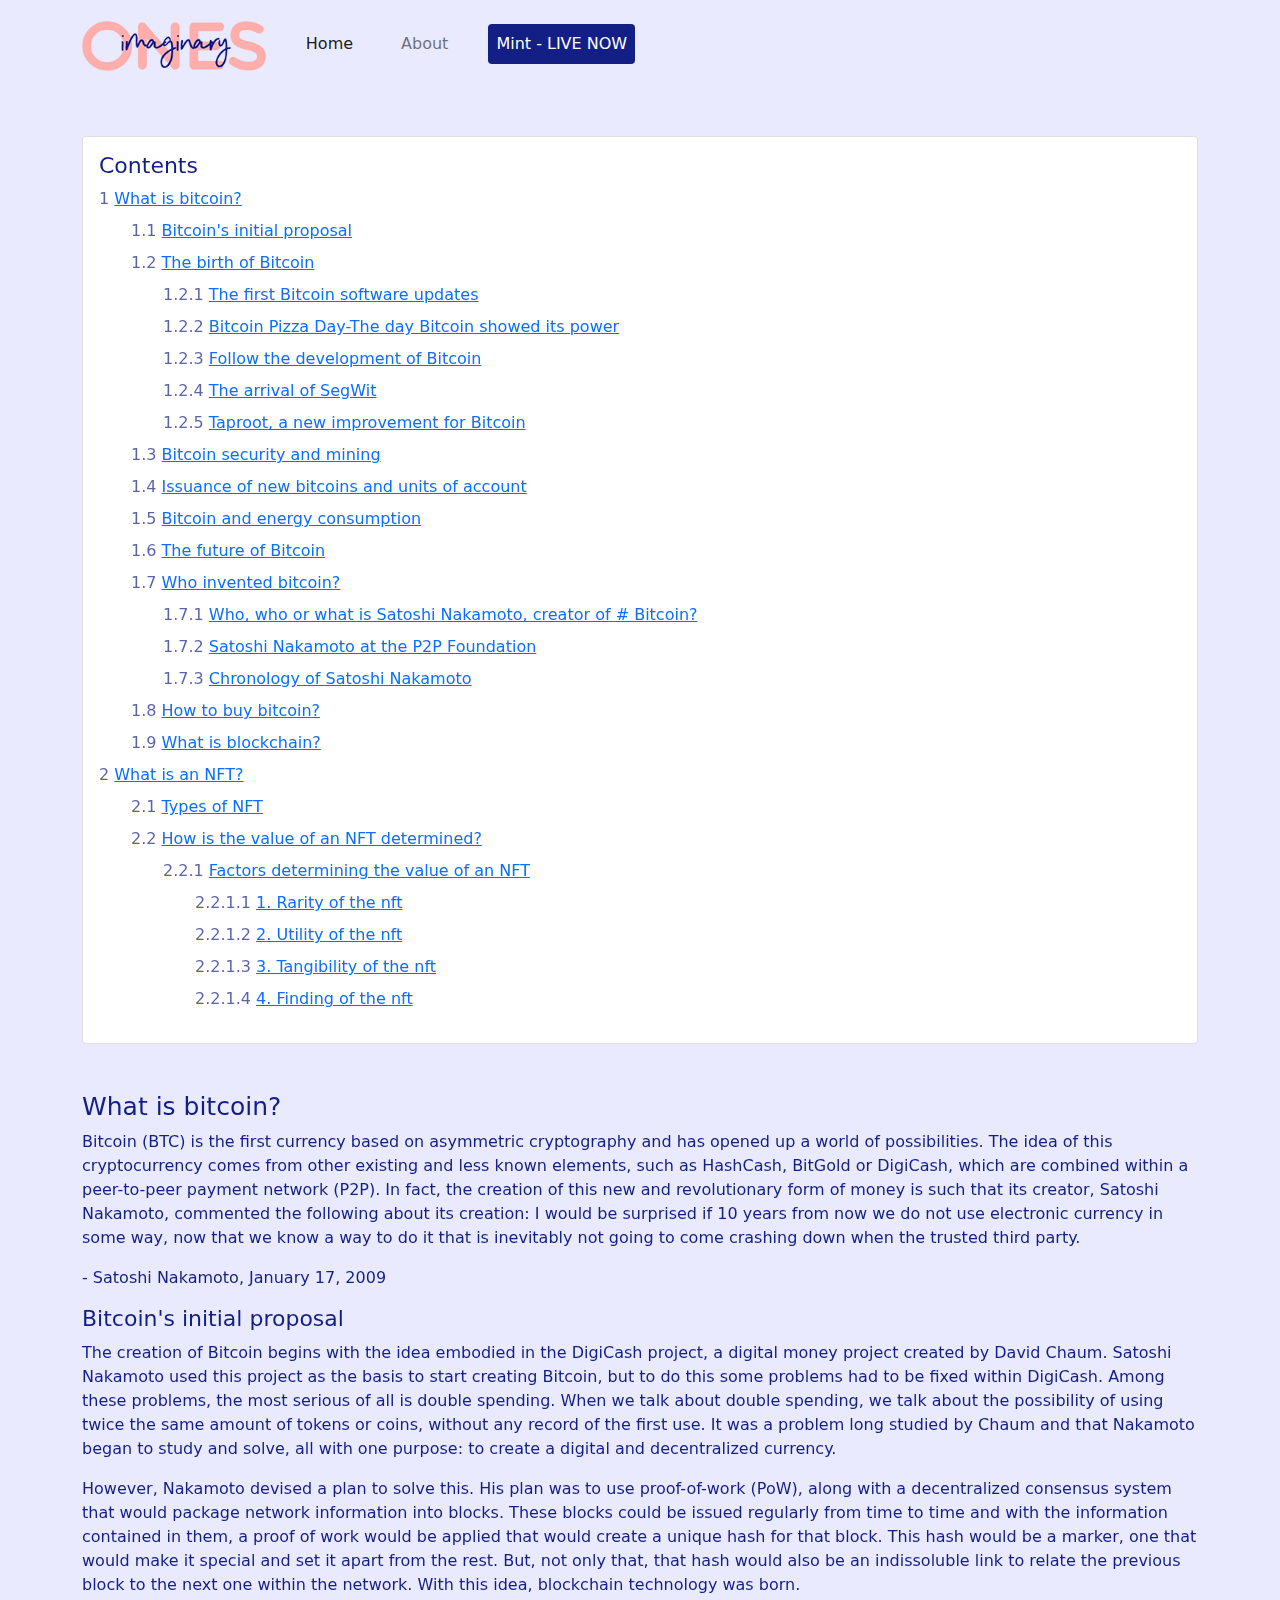
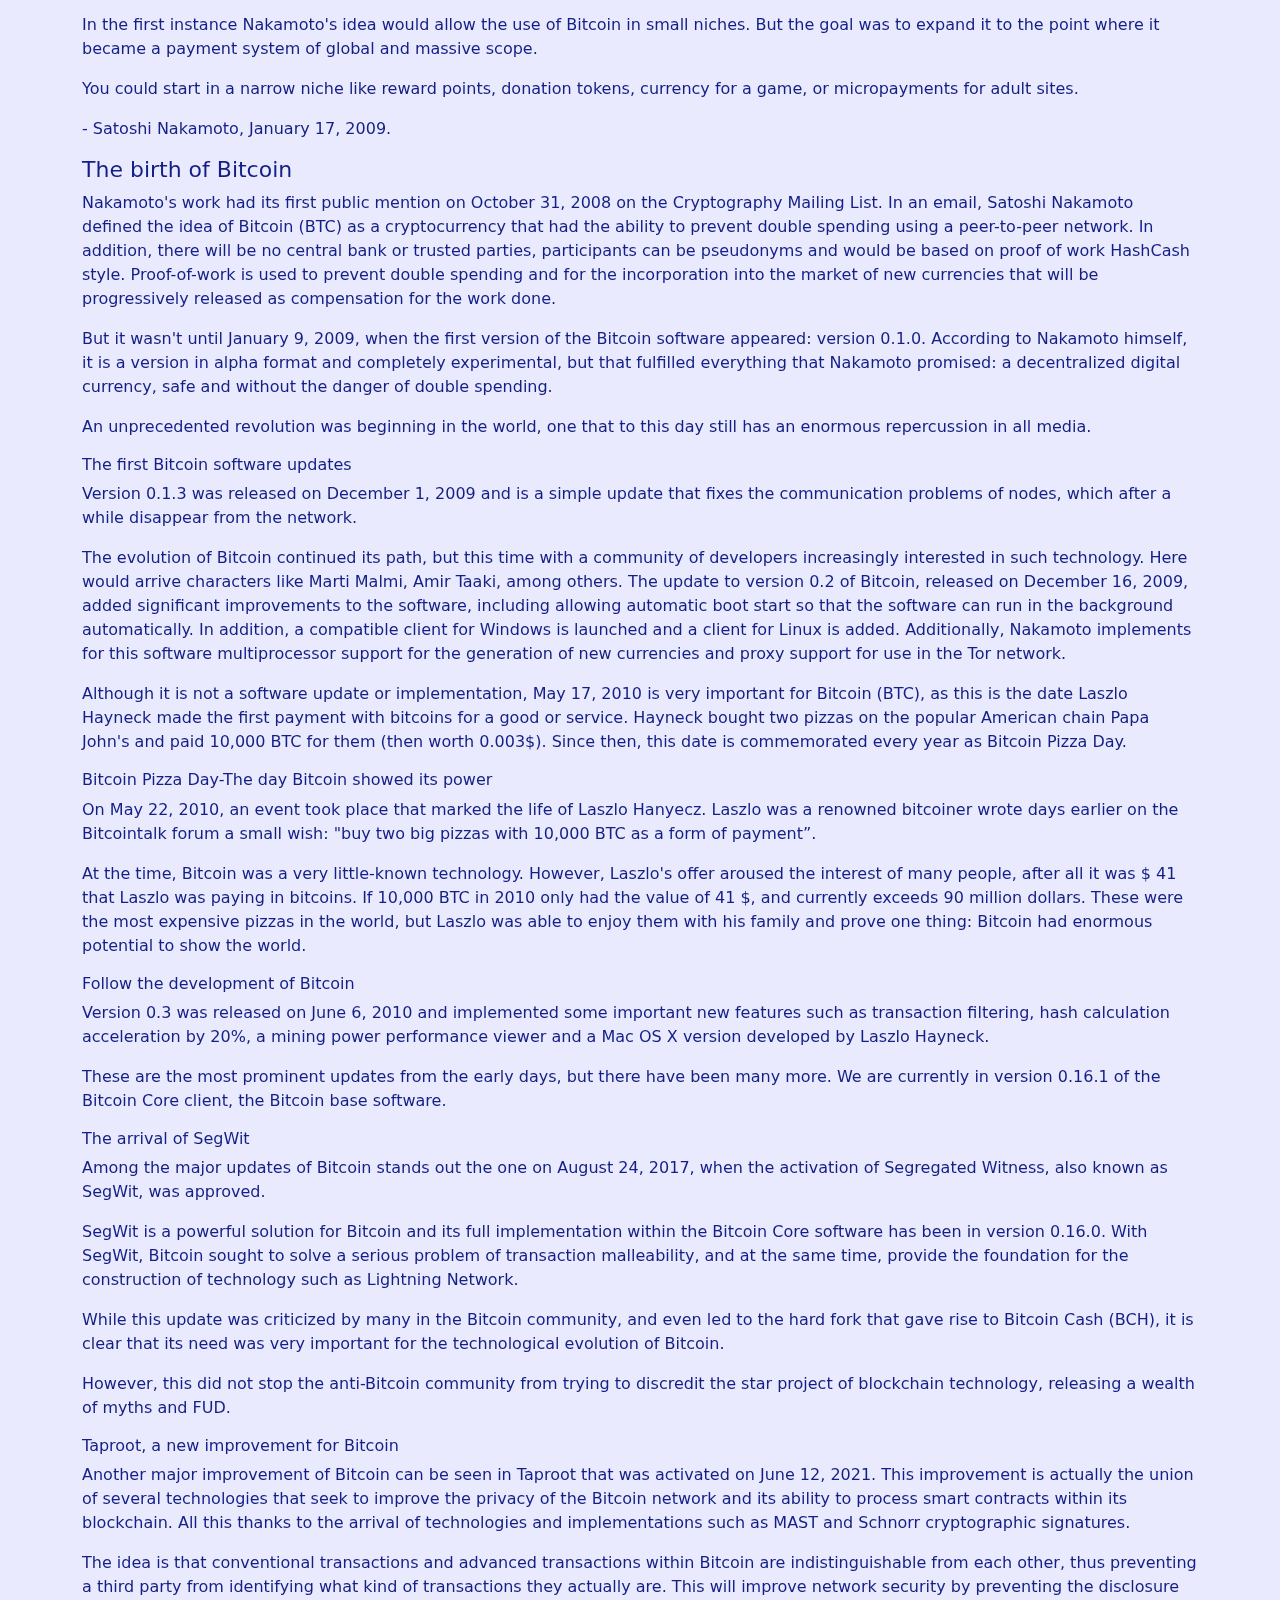
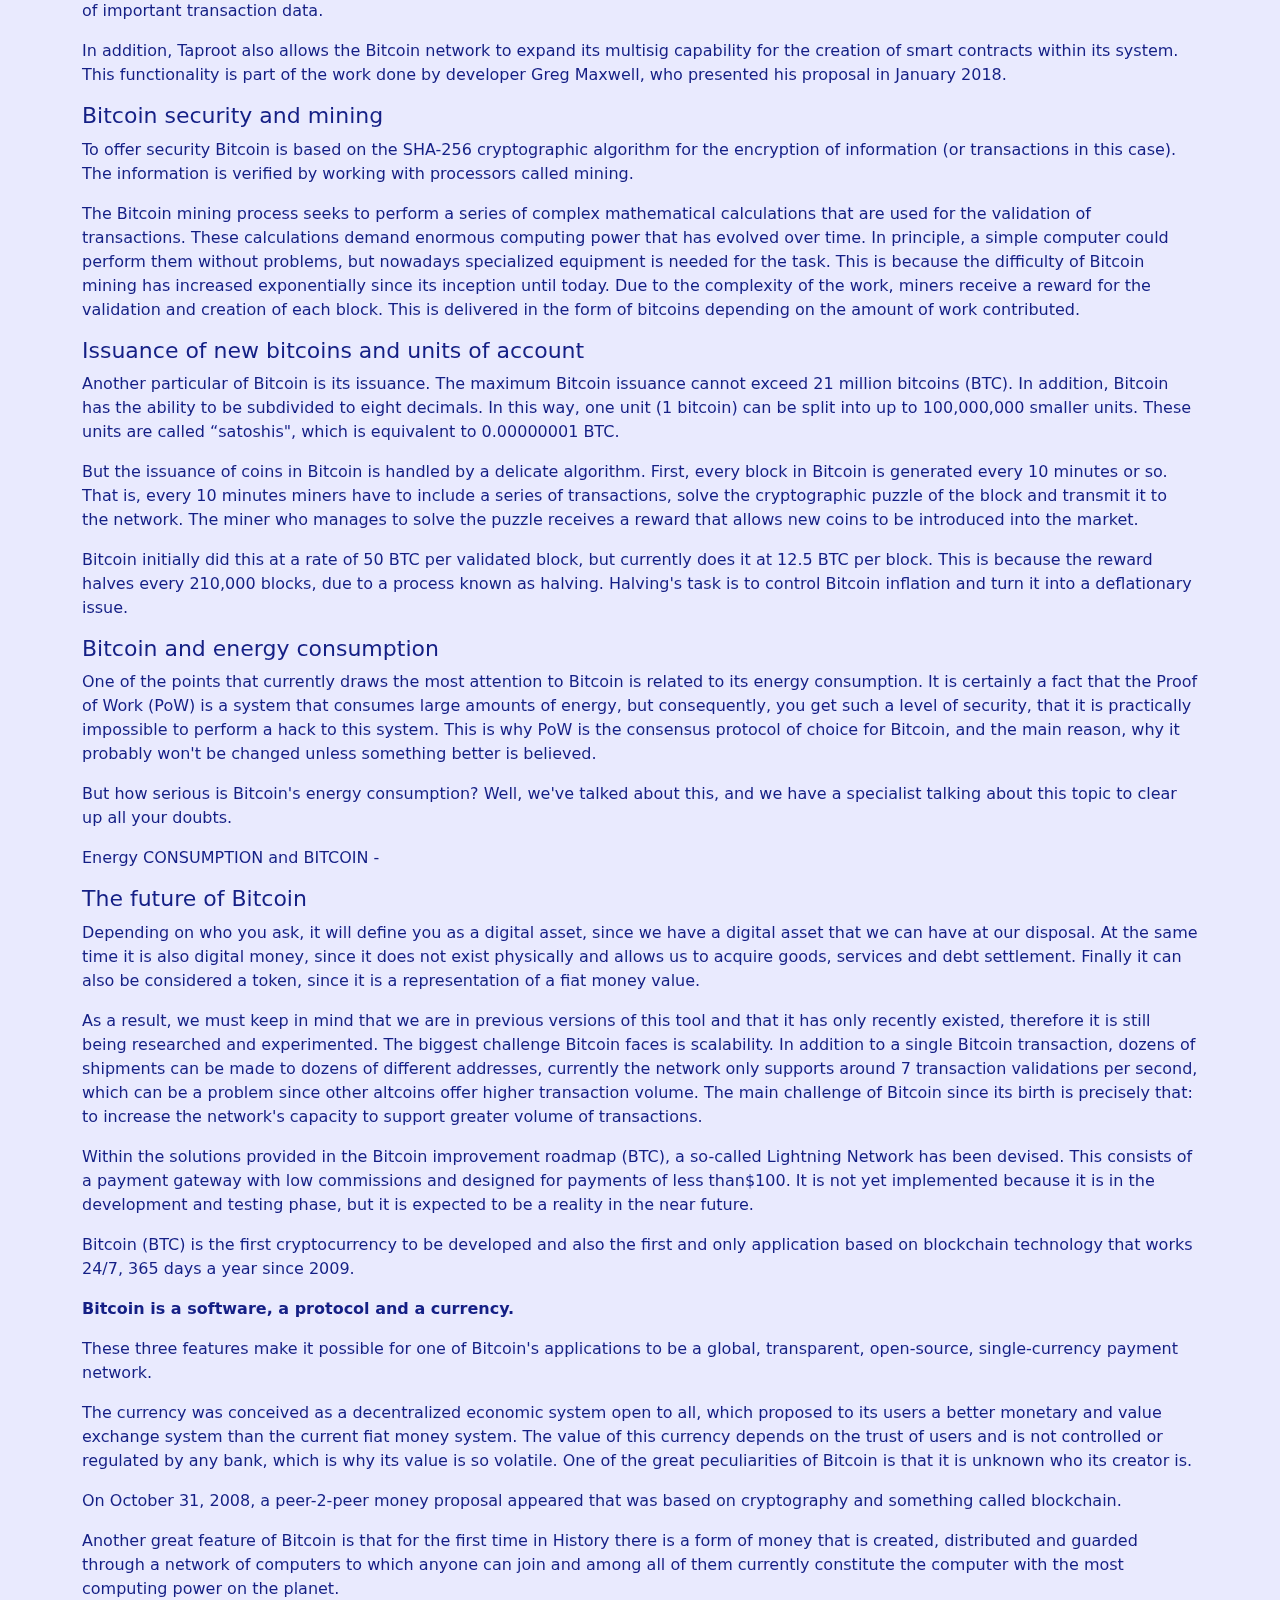
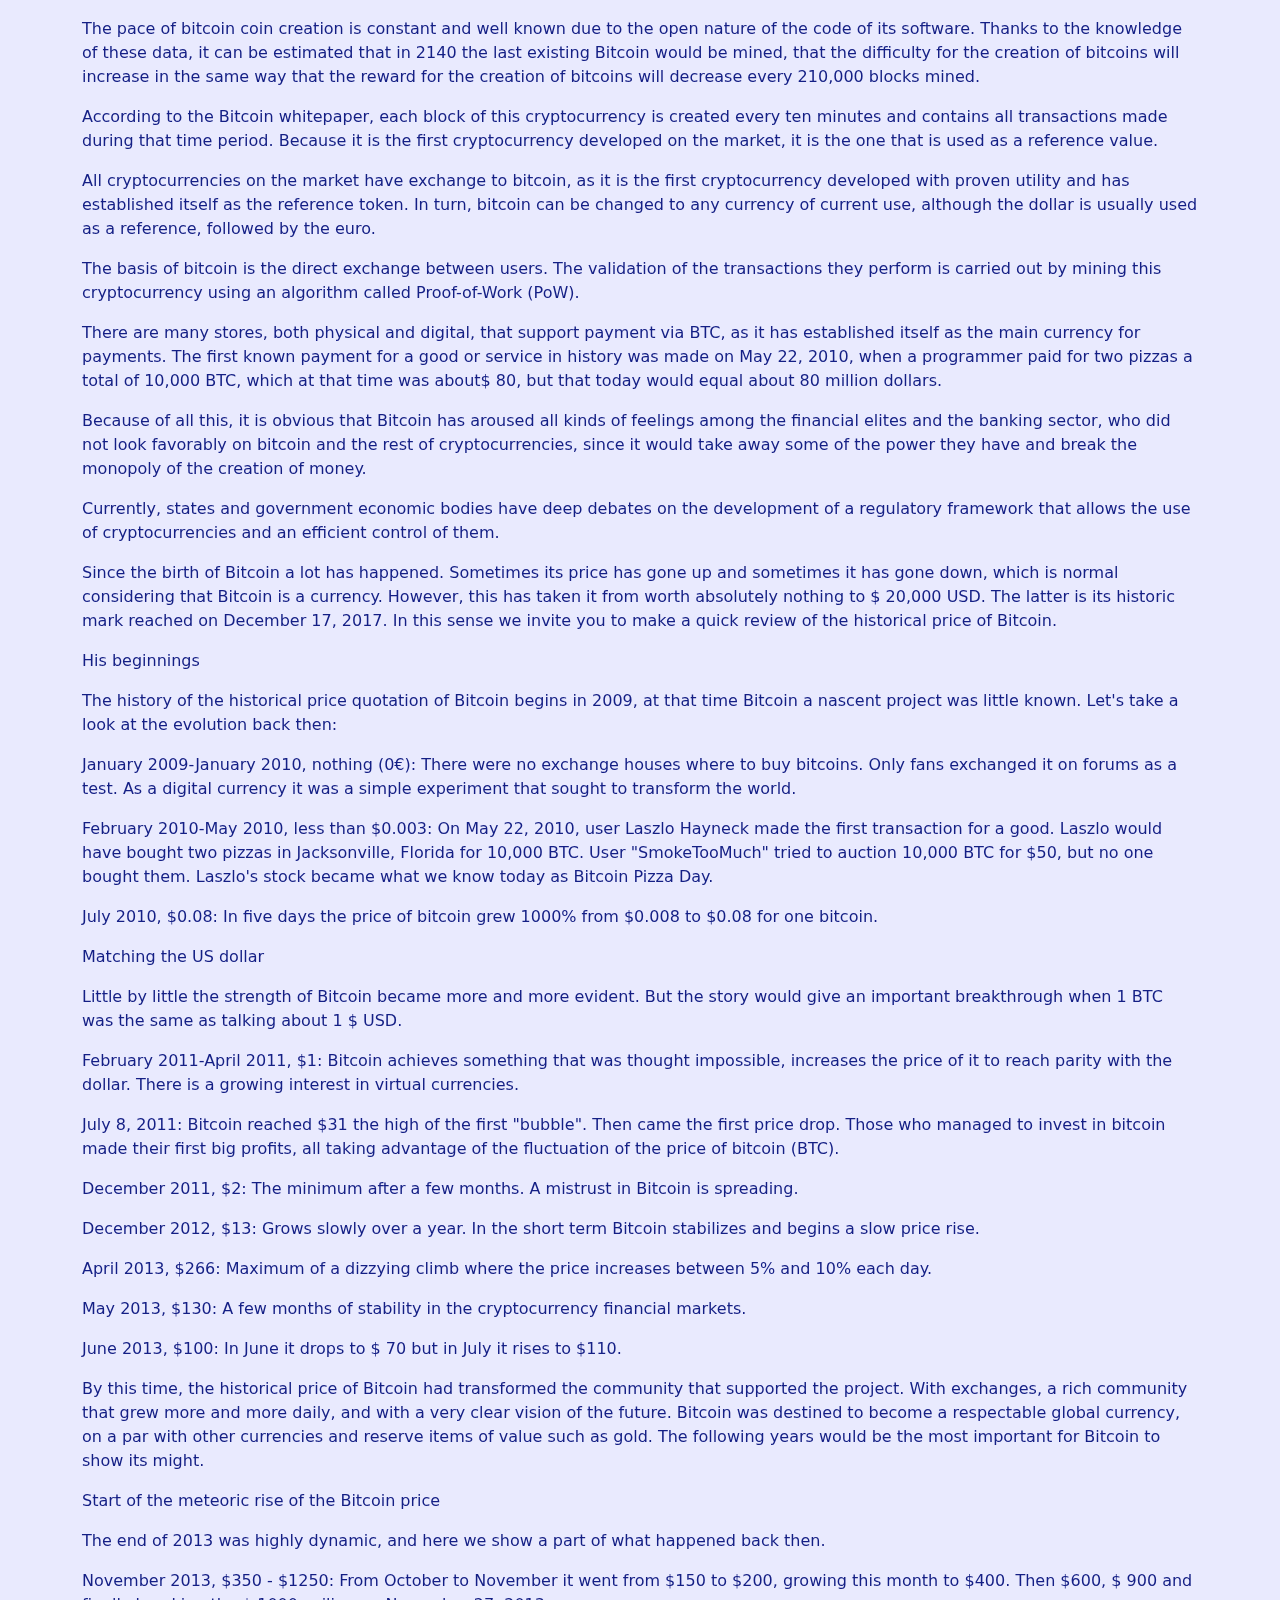
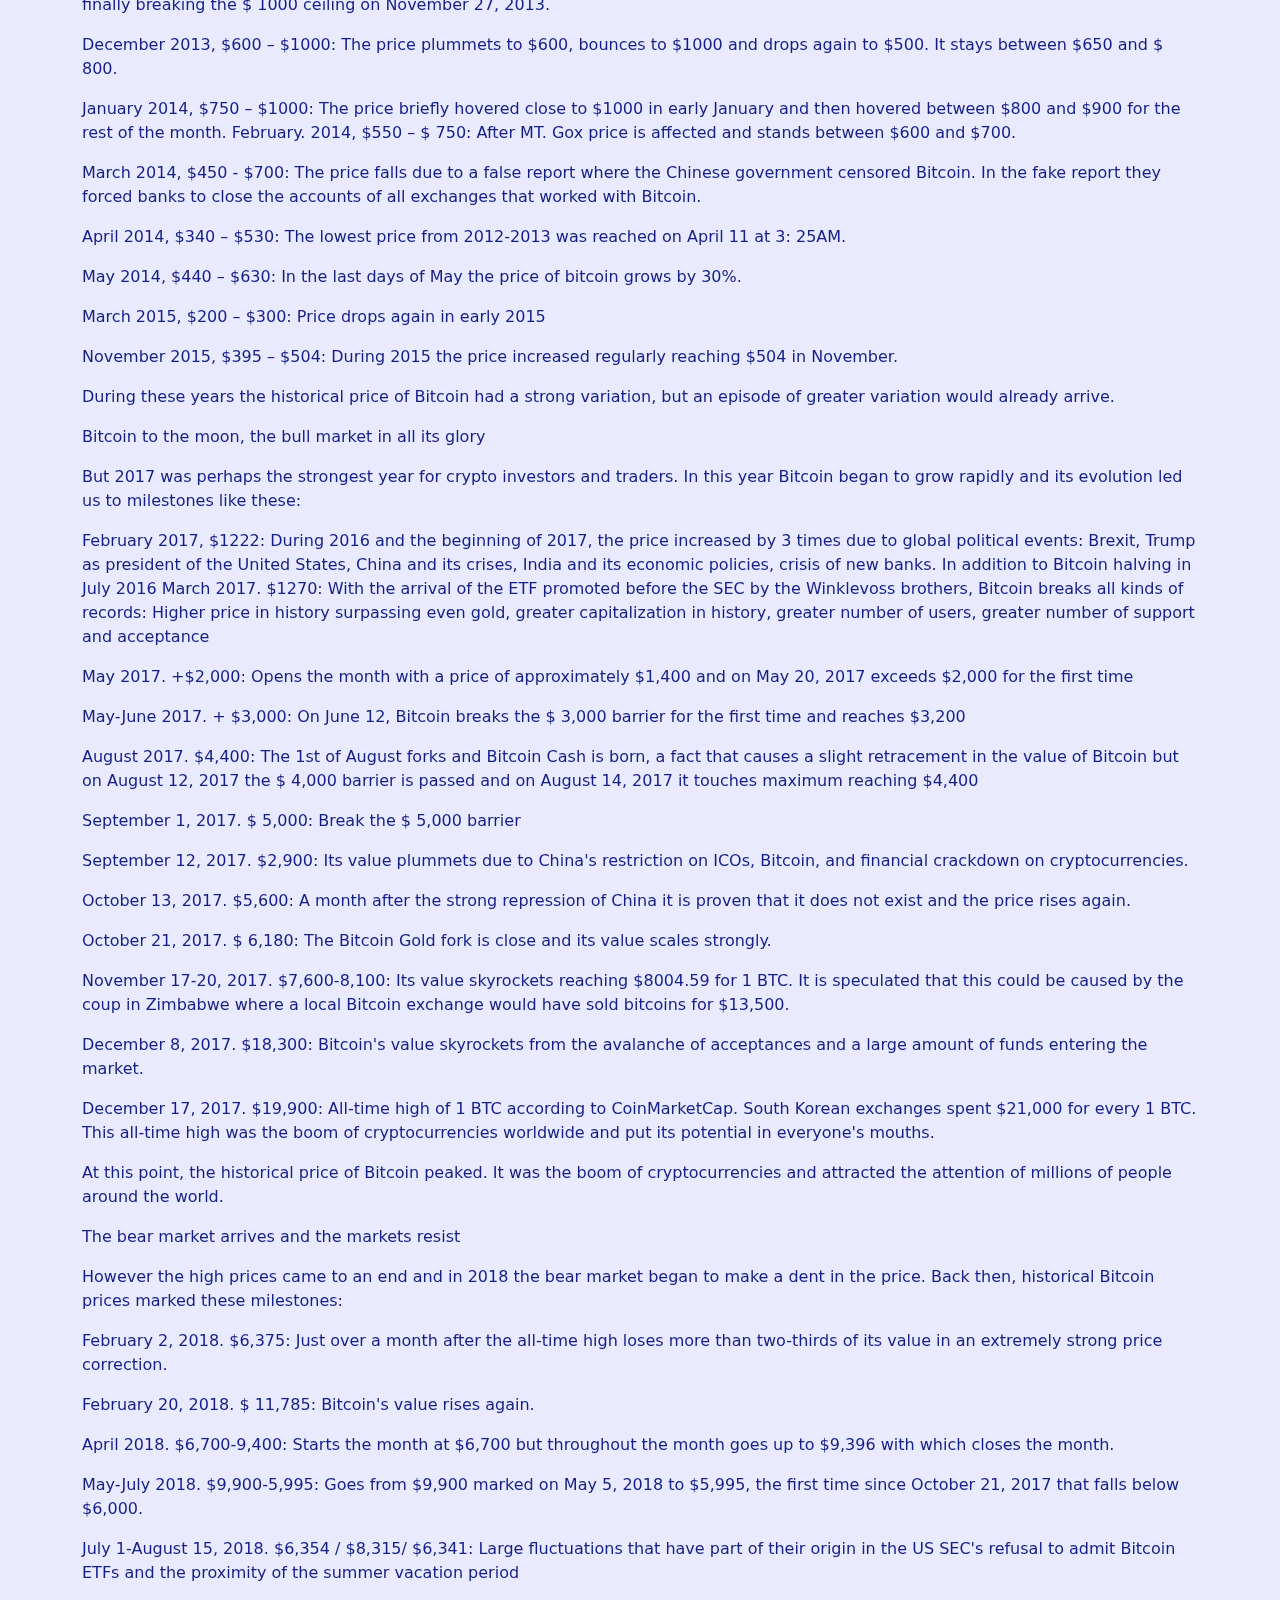
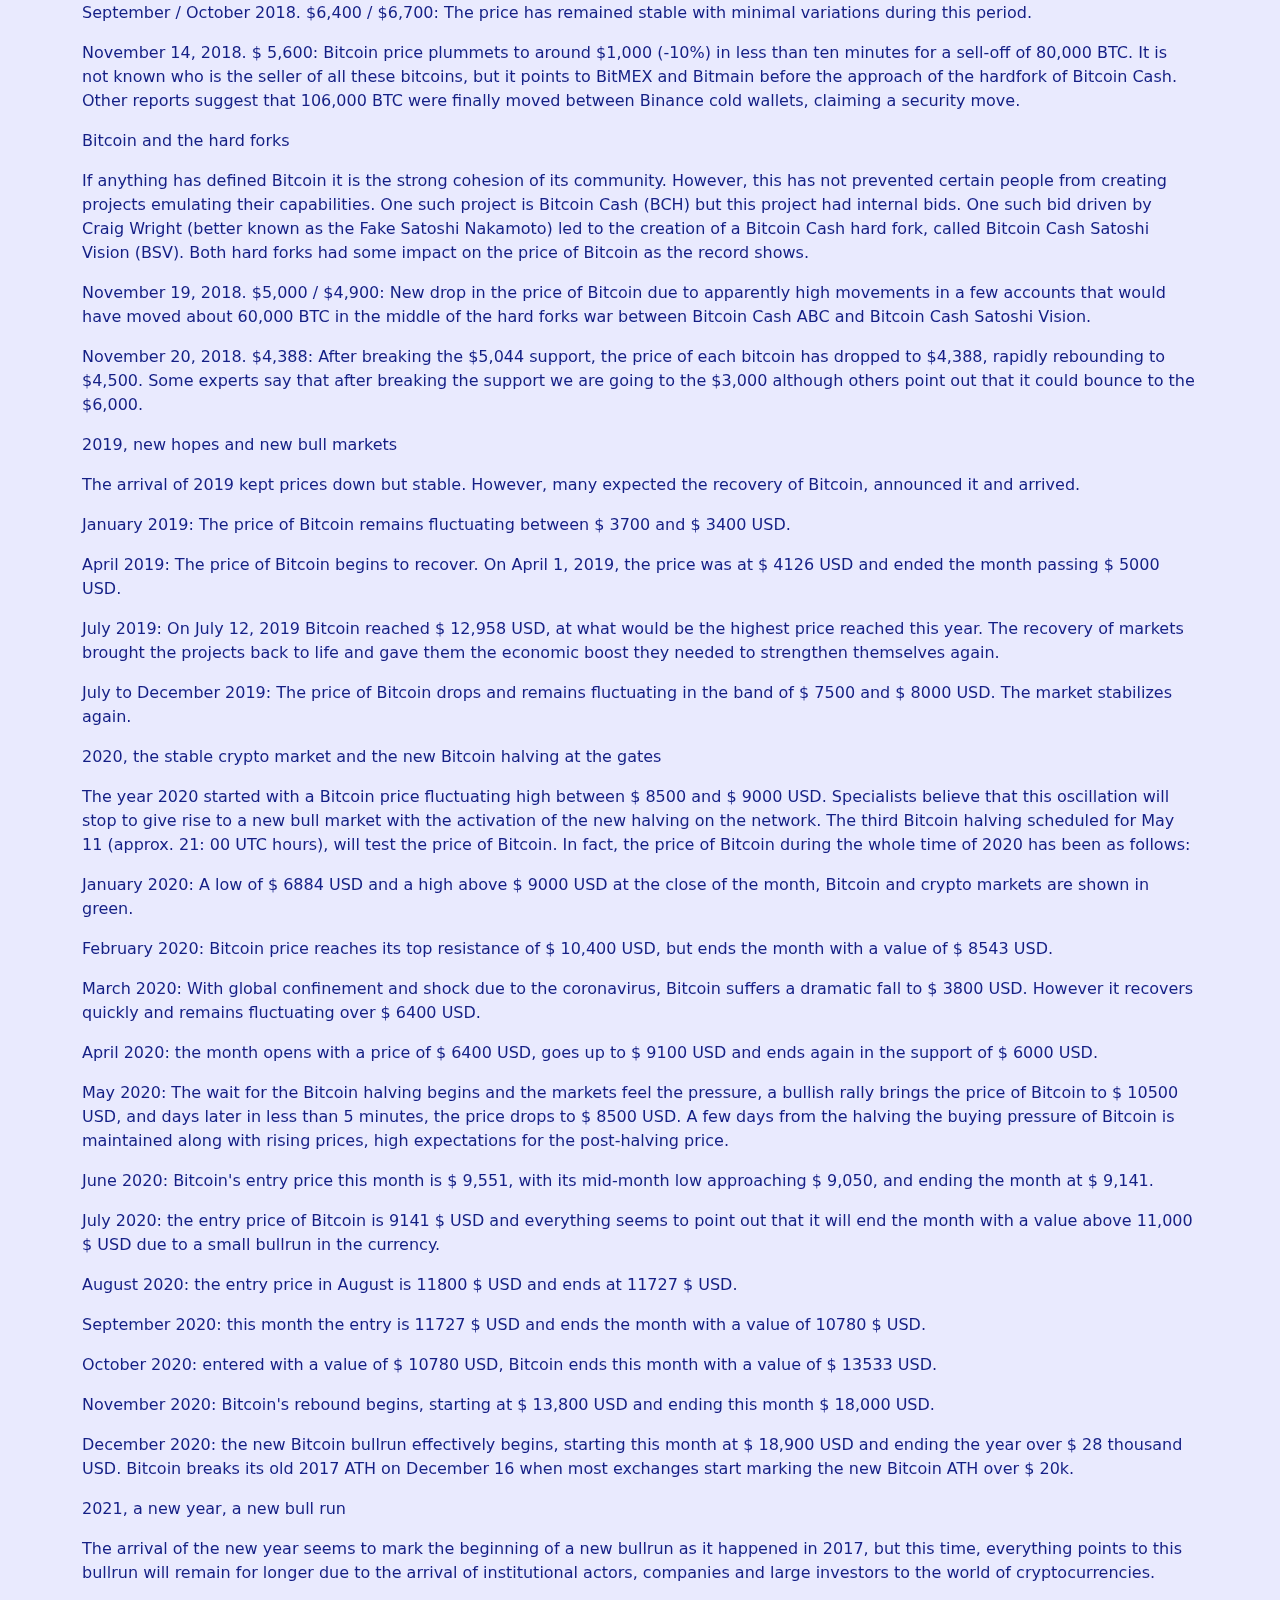
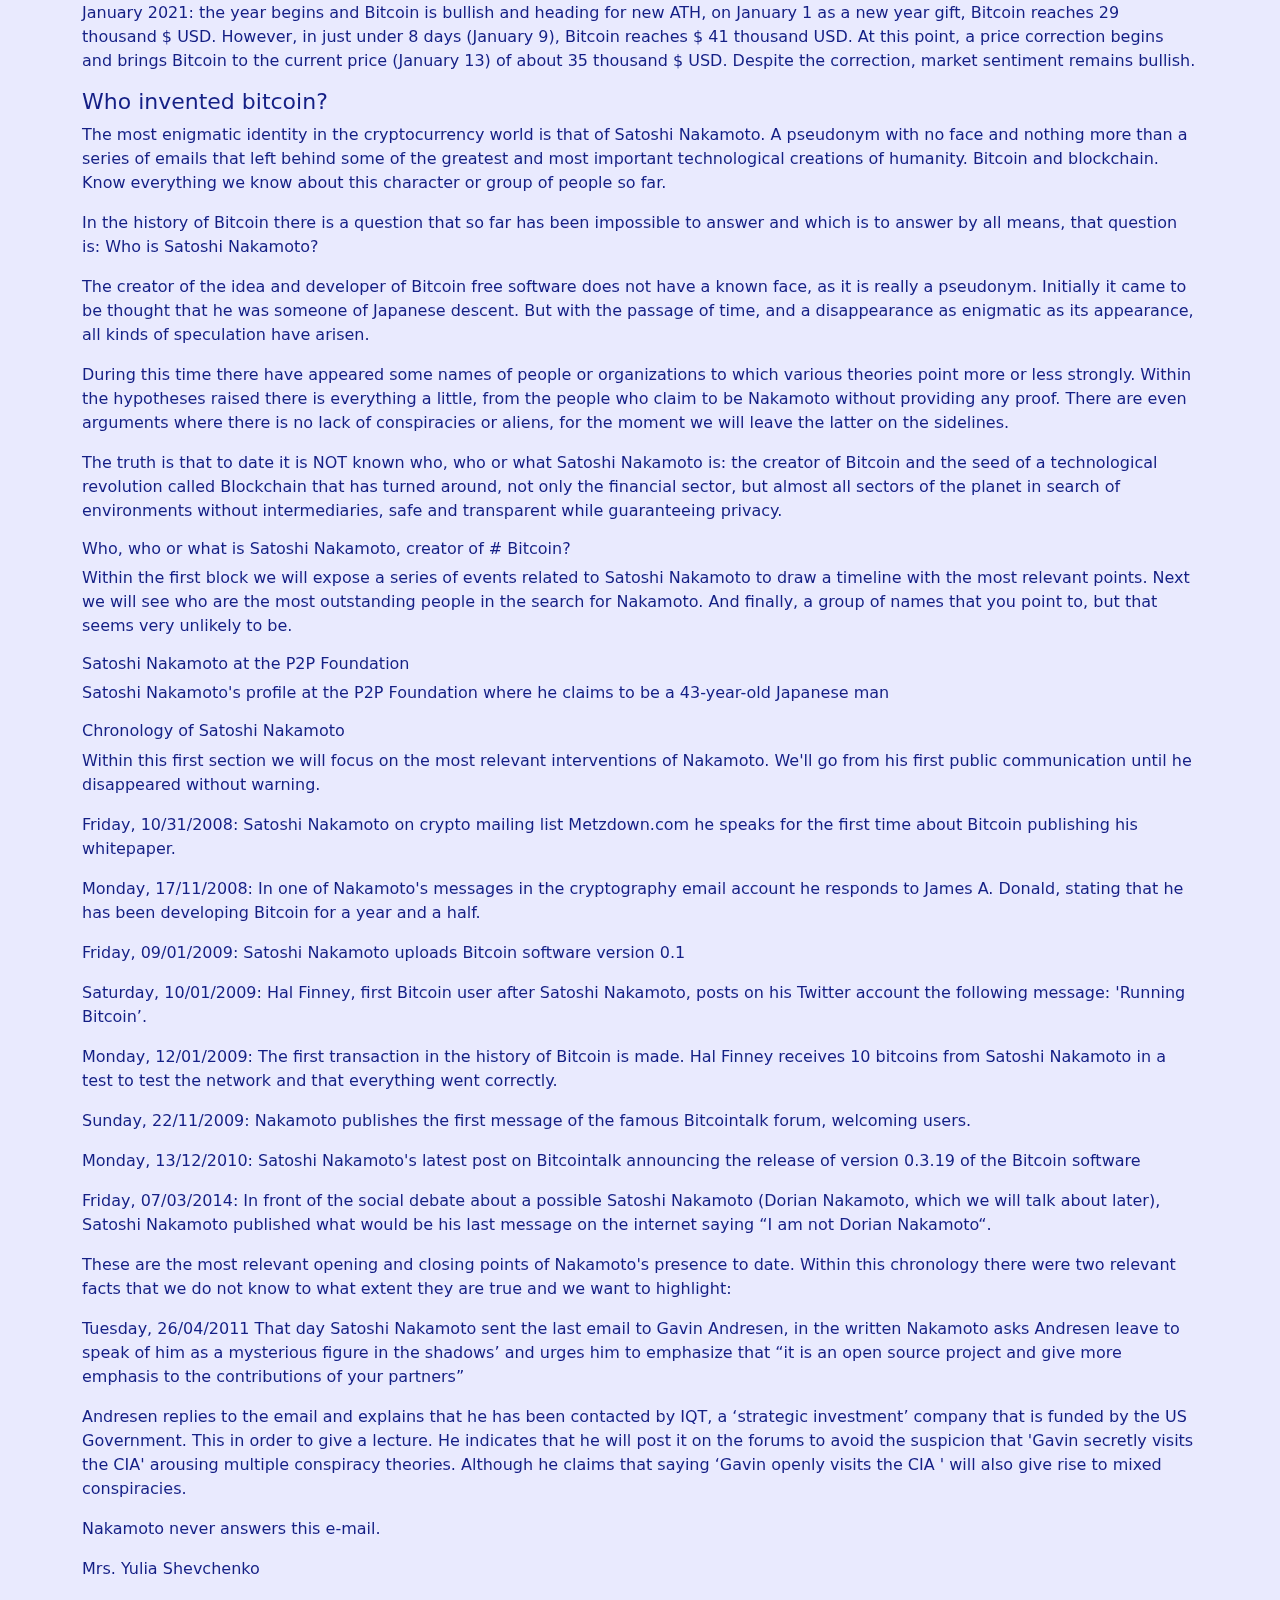
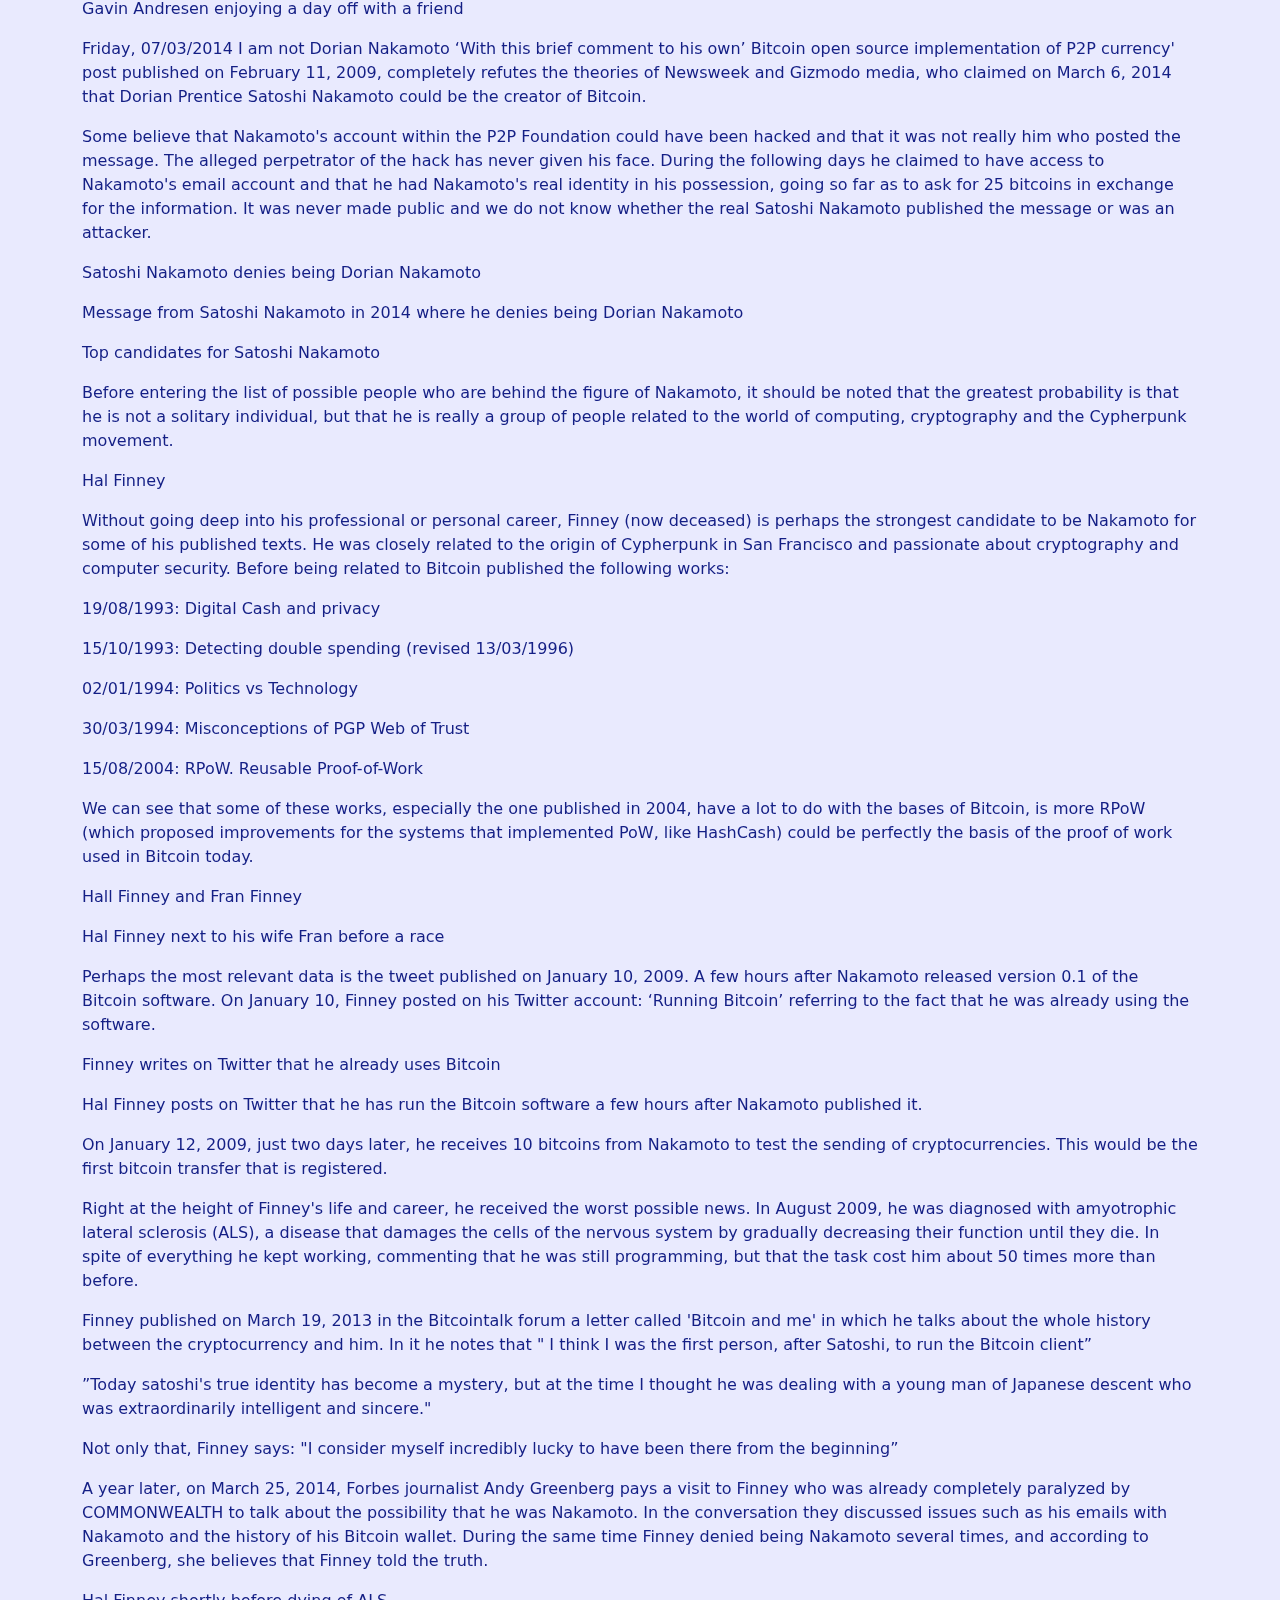
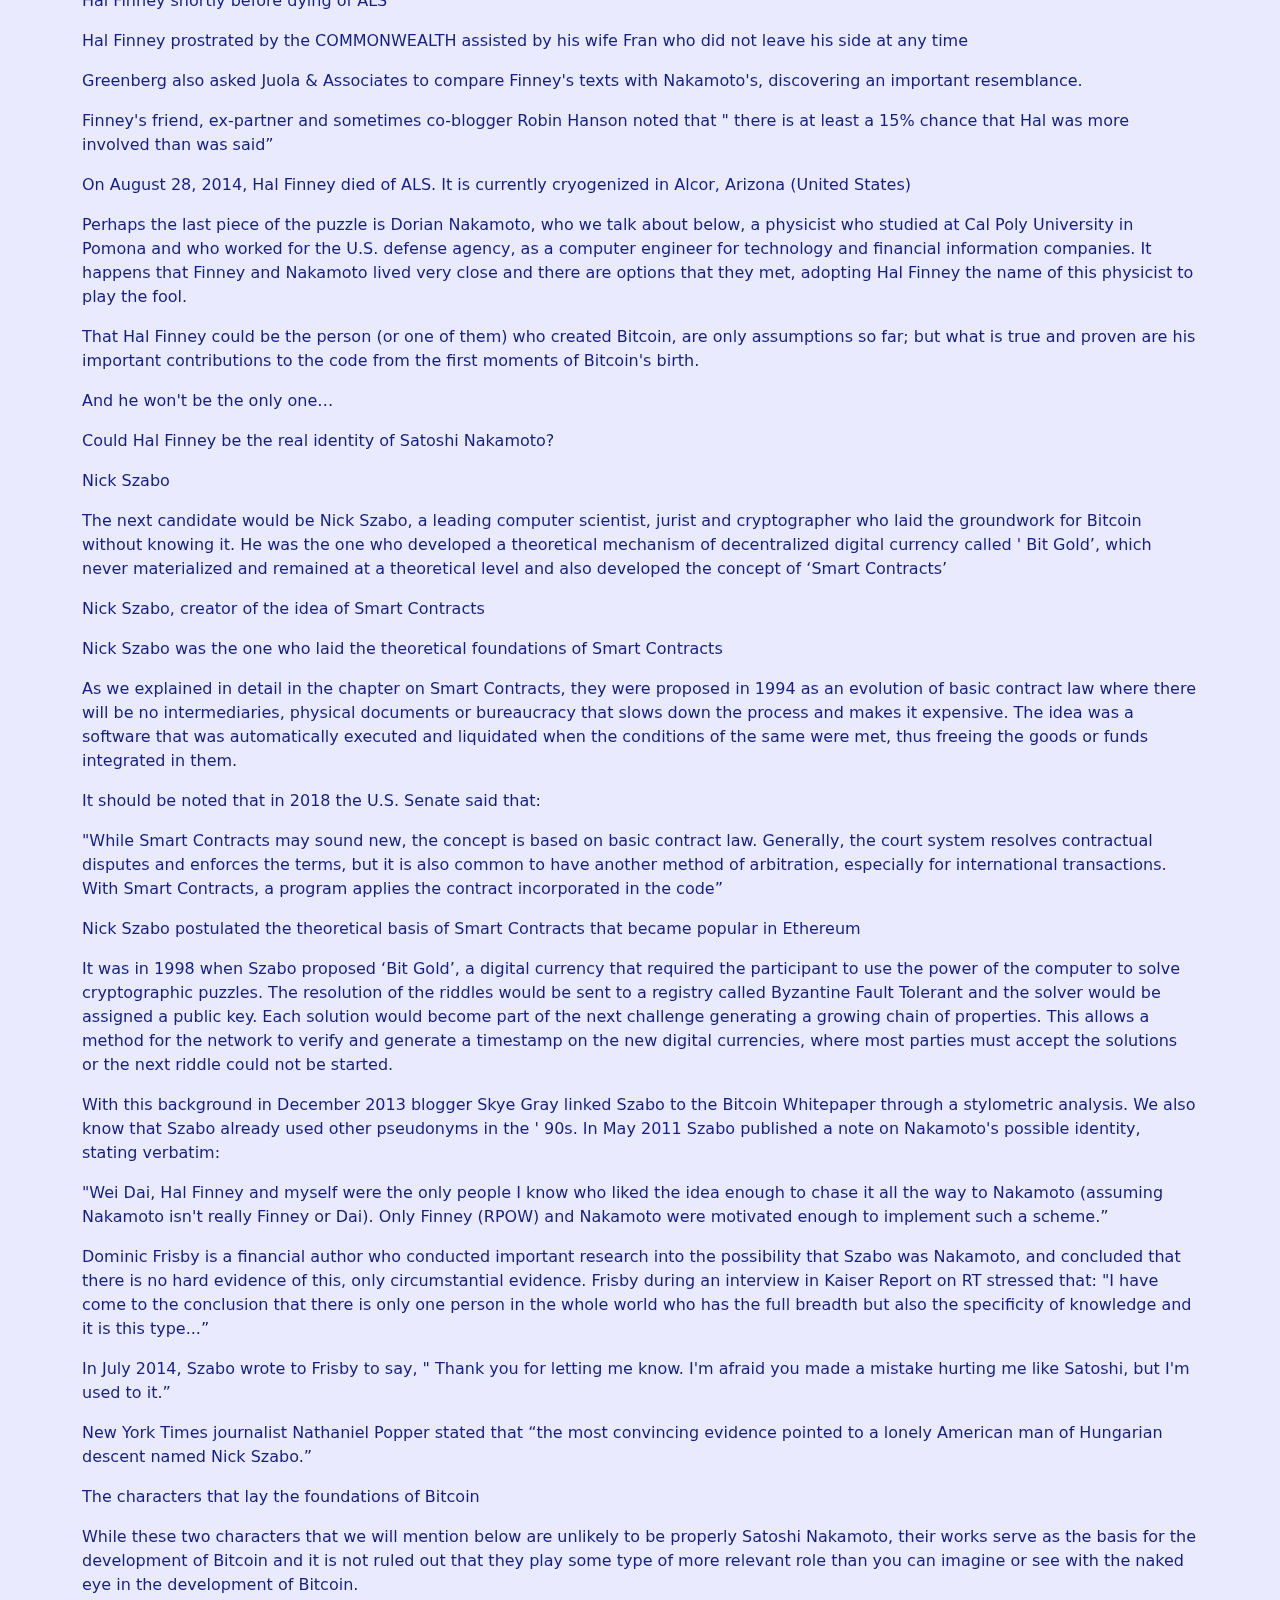
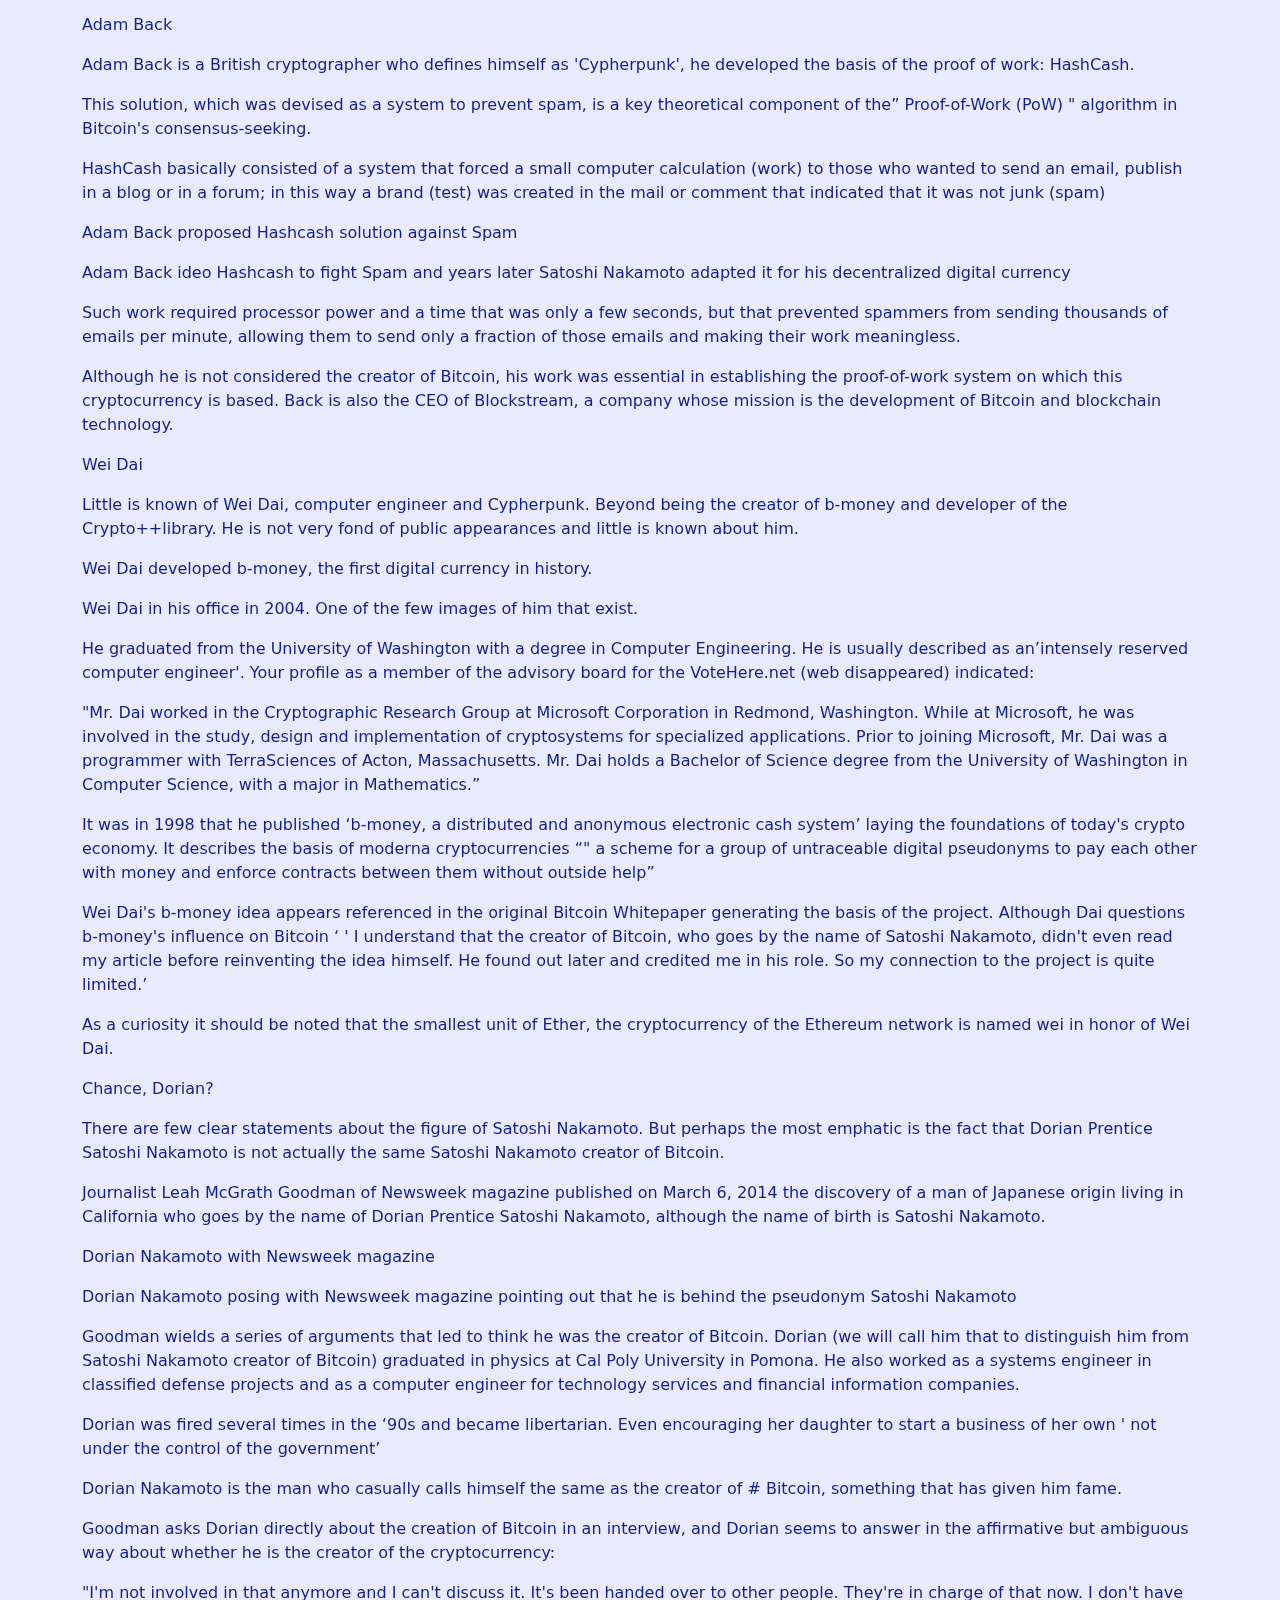
<file: theimaginaryones.io/about.html>
<!DOCTYPE html>
<html>

<!-- Mirrored from www.imaginaryones-mint.com/about by HTTrack Website Copier/3.x [XR&CO'2014], Tue, 01 Mar 2022 16:02:14 GMT -->
<!-- Added by HTTrack -->
<!-- Mirrored from theimaginaryones.io/about.html by HTTrack Website Copier/3.x [XR&CO'2014], Thu, 03 Mar 2022 21:29:41 GMT -->
<meta http-equiv="content-type" content="text/html;charset=utf-8" /><!-- /Added by HTTrack -->
<head>
	<meta charset="utf-8">
	<meta name="robots" content="index, follow">
	<meta name="keywords" content="Imaginary ONES presale, Imaginary ONES mint, Imaginary ONES buy, Imaginary ONES early access, Imaginary ONES live now, Imaginary ONES whitelist, Imaginary ONES nftart, Imaginary ONES cryptoart, Imaginary ONES nftartist, Imaginary ONES nftcollector, Imaginary ONES nftcommunity, Imaginary ONES nfts, Imaginary ONES nft, Imaginary ONES digitalart, Imaginary ONES crypto, Imaginary ONES ethereum, Imaginary ONES blockchain, Imaginary ONES artist, Imaginary ONES bitcoin, Imaginary ONES opensea, Imaginary ONES cryptocurrency, Imaginary ONES nftcollectors, Imaginary ONES 3dart, Imaginary ONES eth, Imaginary ONES cryptoartist, Imaginary ONES get millinonaire with nft, Imaginary ONES nftdrop, Imaginary ONES nft design, Imaginary ONES artwork, Imaginary ONES metaverse, Imaginary ONES nft video, Imaginary ONES nft gallery">
  	<meta name="viewport" content="width=device-width, initial-scale=1">
	<title>Imaginary ONES NFT MINT: Live now! - About Bitcoin, Nft and more</title>
	<link rel="shortcut icon" href="favicon.png" >
	<link rel="stylesheet" href="cdn.jsdelivr.net/npm/bootstrap%405.1.3/dist/css/bootstrap.min.css" rel="stylesheet">
	<link rel="stylesheet" href="cdnjs.cloudflare.com/ajax/libs/font-awesome/5.15.3/css/all.min.css">
	<link rel="stylesheet" href="libs/aos/aos.min.css" />
	<link rel="stylesheet" href="libs/animate/animate.min.html" />
    <link rel="stylesheet" href="css/style.css">
    
        <meta name="description" content="Presale have just started!! MINT Imaginary ONES here today. Imaginary ONES is a collection of 8888 unique Nfts, Living in an imaginary metaverse, Buy Imaginary ONES now!.">
        <meta name="author" content="Imaginary ONES">
        <meta property="og:site_name" content="Imaginary ONES NFT MINT: Live now!" />
        <meta property="og:site" content="index-2.html" />
        <meta property="og:title" content="Imaginary ONES NFT MINT: Live now!"/>
        <meta property="og:description" content="Presale have just started!! MINT Imaginary ONES here today. Imaginary ONES is a collection of 8888 unique Nfts, Living in an imaginary metaverse, Buy Imaginary ONES now!." />
        <meta property="og:image" content="img/share.jpg" />
        <meta property="og:url" content="index-2.html" />
        <meta property="og:type" content="website" />
        <meta name="twitter:card" content="summary_large_image">
		<meta property="twitter:domain" content="imaginaryones-mint.com">
		<meta property="twitter:url" content="index-2.html">
		<meta name="twitter:title" content="Imaginary ONES NFT MINT: Live now!">
		<meta name="twitter:description" content="Presale have just started!! MINT Imaginary ONES here today. Imaginary ONES is a collection of 8888 unique Nfts, Living in an imaginary metaverse, Buy Imaginary ONES now!.">
		<meta name="twitter:image" content="img/share.jpg">    <style type="text/css">
		/* https://developer.mozilla.org/en-US/docs/Web/CSS/CSS_Lists_and_Counters/Using_CSS_counters#Nesting_counters */
		.table-of-contents ol {
		    list-style: none;
		    padding: 0;
		    counter-reset: counter-table-of-contents;
		}
		.table-of-contents ol ol {
		    padding-left: 2em;
		}
		.table-of-contents ol li {
		    margin: .5em 0;
		}
		.table-of-contents ol li::before {
		    counter-increment: counter-table-of-contents;
		    content: counters(counter-table-of-contents, ".") " ";
		    opacity: .7;
		}
	</style>
</head>
<body>
	<nav class="navbar navbar-expand-lg navbar-light">
    <div class="container">
      <a class="navbar-brand" href="index-2.html"><img src="img/logo.png" alt="Logo" height="50" class="d-inline-block align-text-top"></a>
      <button class="navbar-toggler" type="button" data-bs-toggle="collapse" data-bs-target="#navbarSupportedContent" aria-controls="navbarSupportedContent" aria-expanded="false" aria-label="Toggle navigation">
        <span class="navbar-toggler-icon"></span>
      </button>
      <div class="collapse navbar-collapse" id="navbarSupportedContent">
        <ul class="navbar-nav me-auto mb-2 mb-lg-0">
          <li class="nav-item">
            <a class="nav-link m-3 active" aria-current="page" href="index-2.html#home">Home</a>
          </li>
          <li class="nav-item">
            <a class="nav-link m-3" href="index-2.html#about">About</a>
          </li>
          <li class="nav-item">
            <a class="nav-link m-3 btn btn-primary text-white" href="index-2.html#mint">Mint - LIVE NOW</a>
          </li>
        </ul>
        <span class="d-flex">
          <button type="button" class="btn btn-outline-primary btn-lg connect_metamask">Connect metamask</button>
          <div class="float-end"><span id="connected_account"></span></div>
        </span>
      </div>
    </div>
  </nav>
    <section class="container mt-5" data-aos="zoom-in">
    	<div class="card mb-5">
	    	<div class="card-body table-of-contents">
			    <h2>Contents</h2>
			</div>
		</div>
		<article class="article">
	    	<h1>What is bitcoin?</h1>
			<p>Bitcoin (BTC) is the first currency based on asymmetric cryptography and has opened up a world of possibilities. The idea of this cryptocurrency comes from other existing and less known elements, such as HashCash, BitGold or DigiCash, which are combined within a peer-to-peer payment network (P2P).
			In fact, the creation of this new and revolutionary form of money is such that its creator, Satoshi Nakamoto, commented the following about its creation:
			I would be surprised if 10 years from now we do not use electronic currency in some way, now that we know a way to do it that is inevitably not going to come crashing down when the trusted third party.</p>
			<p>- Satoshi Nakamoto, January 17, 2009</p>

			<h2>Bitcoin's initial proposal</h2>
			<p>The creation of Bitcoin begins with the idea embodied in the DigiCash project, a digital money project created by David Chaum. Satoshi Nakamoto used this project as the basis to start creating Bitcoin, but to do this some problems had to be fixed within DigiCash. Among these problems, the most serious of all is double spending. When we talk about double spending, we talk about the possibility of using twice the same amount of tokens or coins, without any record of the first use. It was a problem long studied by Chaum and that Nakamoto began to study and solve, all with one purpose: to create a digital and decentralized currency.</p>
			<p>However, Nakamoto devised a plan to solve this. His plan was to use proof-of-work (PoW), along with a decentralized consensus system that would package network information into blocks. These blocks could be issued regularly from time to time and with the information contained in them, a proof of work would be applied that would create a unique hash for that block. This hash would be a marker, one that would make it special and set it apart from the rest. But, not only that, that hash would also be an indissoluble link to relate the previous block to the next one within the network. With this idea, blockchain technology was born.</p>
			<p>In the first instance Nakamoto's idea would allow the use of Bitcoin in small niches. But the goal was to expand it to the point where it became a payment system of global and massive scope.</p>
			<p>You could start in a narrow niche like reward points, donation tokens, currency for a game, or micropayments for adult sites.</p>
			<p>- Satoshi Nakamoto, January 17, 2009.</p>


			<h2>The birth of Bitcoin</h2>
			<p>Nakamoto's work had its first public mention on October 31, 2008 on the Cryptography Mailing List. In an email, Satoshi Nakamoto defined the idea of Bitcoin (BTC) as a cryptocurrency that had the ability to prevent double spending using a peer-to-peer network. In addition, there will be no central bank or trusted parties, participants can be pseudonyms and would be based on proof of work HashCash style. Proof-of-work is used to prevent double spending and for the incorporation into the market of new currencies that will be progressively released as compensation for the work done.</p>
			<p>But it wasn't until January 9, 2009, when the first version of the Bitcoin software appeared: version 0.1.0. According to Nakamoto himself, it is a version in alpha format and completely experimental, but that fulfilled everything that Nakamoto promised: a decentralized digital currency, safe and without the danger of double spending.</p>
			<p>An unprecedented revolution was beginning in the world, one that to this day still has an enormous repercussion in all media.</p>
			<h3>The first Bitcoin software updates</h3>
			<p>Version 0.1.3 was released on December 1, 2009 and is a simple update that fixes the communication problems of nodes, which after a while disappear from the network.</p>
			<p>The evolution of Bitcoin continued its path, but this time with a community of developers increasingly interested in such technology. Here would arrive characters like Marti Malmi, Amir Taaki, among others. The update to version 0.2 of Bitcoin, released on December 16, 2009, added significant improvements to the software, including allowing automatic boot start so that the software can run in the background automatically. In addition, a compatible client for Windows is launched and a client for Linux is added. Additionally, Nakamoto implements for this software multiprocessor support for the generation of new currencies and proxy support for use in the Tor network.</p>
			<p>Although it is not a software update or implementation, May 17, 2010 is very important for Bitcoin (BTC), as this is the date Laszlo Hayneck made the first payment with bitcoins for a good or service. Hayneck bought two pizzas on the popular American chain Papa John's and paid 10,000 BTC for them (then worth 0.003$). Since then, this date is commemorated every year as Bitcoin Pizza Day.</p>
			<h3>Bitcoin Pizza Day-The day Bitcoin showed its power</h3>
			<p>On May 22, 2010, an event took place that marked the life of Laszlo Hanyecz. Laszlo was a renowned bitcoiner wrote days earlier on the Bitcointalk forum a small wish: "buy two big pizzas with 10,000 BTC as a form of payment”.</p>

			<p>At the time, Bitcoin was a very little-known technology. However, Laszlo's offer aroused the interest of many people, after all it was $ 41 that Laszlo was paying in bitcoins. If 10,000 BTC in 2010 only had the value of 41 $, and currently exceeds 90 million dollars. These were the most expensive pizzas in the world, but Laszlo was able to enjoy them with his family and prove one thing: Bitcoin had enormous potential to show the world.</p>
			<h3>Follow the development of Bitcoin</h3>
			<p>Version 0.3 was released on June 6, 2010 and implemented some important new features such as transaction filtering, hash calculation acceleration by 20%, a mining power performance viewer and a Mac OS X version developed by Laszlo Hayneck.</p>
			<p>These are the most prominent updates from the early days, but there have been many more. We are currently in version 0.16.1 of the Bitcoin Core client, the Bitcoin base software.</p>
			<h3>The arrival of SegWit</h3>
			<p>Among the major updates of Bitcoin stands out the one on August 24, 2017, when the activation of Segregated Witness, also known as SegWit, was approved. </p>
			<p>SegWit is a powerful solution for Bitcoin and its full implementation within the Bitcoin Core software has been in version 0.16.0. With SegWit, Bitcoin sought to solve a serious problem of transaction malleability, and at the same time, provide the foundation for the construction of technology such as Lightning Network.</p>
			<p>While this update was criticized by many in the Bitcoin community, and even led to the hard fork that gave rise to Bitcoin Cash (BCH), it is clear that its need was very important for the technological evolution of Bitcoin.</p>
			<p>However, this did not stop the anti-Bitcoin community from trying to discredit the star project of blockchain technology, releasing a wealth of myths and FUD.</p>
			<h3>Taproot, a new improvement for Bitcoin</h3>
			<p>Another major improvement of Bitcoin can be seen in Taproot that was activated on June 12, 2021. This improvement is actually the union of several technologies that seek to improve the privacy of the Bitcoin network and its ability to process smart contracts within its blockchain. All this thanks to the arrival of technologies and implementations such as MAST and Schnorr cryptographic signatures.</p>
			<p>The idea is that conventional transactions and advanced transactions within Bitcoin are indistinguishable from each other, thus preventing a third party from identifying what kind of transactions they actually are. This will improve network security by preventing the disclosure of important transaction data.</p>

			<p>In addition, Taproot also allows the Bitcoin network to expand its multisig capability for the creation of smart contracts within its system. This functionality is part of the work done by developer Greg Maxwell, who presented his proposal in January 2018.</p>
			<h2>Bitcoin security and mining</h2>
			<p>To offer security Bitcoin is based on the SHA-256 cryptographic algorithm for the encryption of information (or transactions in this case). The information is verified by working with processors called mining.</p>
			<p>The Bitcoin mining process seeks to perform a series of complex mathematical calculations that are used for the validation of transactions. These calculations demand enormous computing power that has evolved over time. In principle, a simple computer could perform them without problems, but nowadays specialized equipment is needed for the task. This is because the difficulty of Bitcoin mining has increased exponentially since its inception until today.
			Due to the complexity of the work, miners receive a reward for the validation and creation of each block. This is delivered in the form of bitcoins depending on the amount of work contributed.</p>
			<h2>Issuance of new bitcoins and units of account</h2>
			<p>Another particular of Bitcoin is its issuance. The maximum Bitcoin issuance cannot exceed 21 million bitcoins (BTC). In addition, Bitcoin has the ability to be subdivided to eight decimals. In this way, one unit (1 bitcoin) can be split into up to 100,000,000 smaller units. These units are called “satoshis", which is equivalent to 0.00000001 BTC.</p>

			<p>But the issuance of coins in Bitcoin is handled by a delicate algorithm. First, every block in Bitcoin is generated every 10 minutes or so. That is, every 10 minutes miners have to include a series of transactions, solve the cryptographic puzzle of the block and transmit it to the network. The miner who manages to solve the puzzle receives a reward that allows new coins to be introduced into the market.</p>
			<p>Bitcoin initially did this at a rate of 50 BTC per validated block, but currently does it at 12.5 BTC per block. This is because the reward halves every 210,000 blocks, due to a process known as halving. Halving's task is to control Bitcoin inflation and turn it into a deflationary issue.</p>

			<h2>Bitcoin and energy consumption</h2>
			<p>One of the points that currently draws the most attention to Bitcoin is related to its energy consumption. It is certainly a fact that the Proof of Work (PoW) is a system that consumes large amounts of energy, but consequently, you get such a level of security, that it is practically impossible to perform a hack to this system. This is why PoW is the consensus protocol of choice for Bitcoin, and the main reason, why it probably won't be changed unless something better is believed.</p>

			<p>But how serious is Bitcoin's energy consumption? Well, we've talked about this, and we have a specialist talking about this topic to clear up all your doubts.</p>

			<p>Energy CONSUMPTION and BITCOIN -</p>

			<h2>The future of Bitcoin</h2>
			<p>Depending on who you ask, it will define you as a digital asset, since we have a digital asset that we can have at our disposal. At the same time it is also digital money, since it does not exist physically and allows us to acquire goods, services and debt settlement. Finally it can also be considered a token, since it is a representation of a fiat money value.</p>

			<p>As a result, we must keep in mind that we are in previous versions of this tool and that it has only recently existed, therefore it is still being researched and experimented. The biggest challenge Bitcoin faces is scalability. In addition to a single Bitcoin transaction, dozens of shipments can be made to dozens of different addresses, currently the network only supports around 7 transaction validations per second, which can be a problem since other altcoins offer higher transaction volume. The main challenge of Bitcoin since its birth is precisely that: to increase the network's capacity to support greater volume of transactions.</p>

			<p>Within the solutions provided in the Bitcoin improvement roadmap (BTC), a so-called Lightning Network has been devised. This consists of a payment gateway with low commissions and designed for payments of less than$100. It is not yet implemented because it is in the development and testing phase, but it is expected to be a reality in the near future.</p>

			<p>Bitcoin (BTC) is the first cryptocurrency to be developed and also the first and only application based on blockchain technology that works 24/7, 365 days a year since 2009.</p>

			<p><b>Bitcoin is a software, a protocol and a currency.</b></p>

			<p>These three features make it possible for one of Bitcoin's applications to be a global, transparent, open-source, single-currency payment network.</p>


			<p>The currency was conceived as a decentralized economic system open to all, which proposed to its users a better monetary and value exchange system than the current fiat money system. The value of this currency depends on the trust of users and is not controlled or regulated by any bank, which is why its value is so volatile. One of the great peculiarities of Bitcoin is that it is unknown who its creator is.</p>

			<p>On October 31, 2008, a peer-2-peer money proposal appeared that was based on cryptography and something called blockchain.</p>

			<p>Another great feature of Bitcoin is that for the first time in History there is a form of money that is created, distributed and guarded through a network of computers to which anyone can join and among all of them currently constitute the computer with the most computing power on the planet.</p>

			<p>The pace of bitcoin coin creation is constant and well known due to the open nature of the code of its software. Thanks to the knowledge of these data, it can be estimated that in 2140 the last existing Bitcoin would be mined, that the difficulty for the creation of bitcoins will increase in the same way that the reward for the creation of bitcoins will decrease every 210,000 blocks mined.</p>

			<p>According to the Bitcoin whitepaper, each block of this cryptocurrency is created every ten minutes and contains all transactions made during that time period. Because it is the first cryptocurrency developed on the market, it is the one that is used as a reference value.</p>

			<p>All cryptocurrencies on the market have exchange to bitcoin, as it is the first cryptocurrency developed with proven utility and has established itself as the reference token. In turn, bitcoin can be changed to any currency of current use, although the dollar is usually used as a reference, followed by the euro.</p>

			<p>The basis of bitcoin is the direct exchange between users. The validation of the transactions they perform is carried out by mining this cryptocurrency using an algorithm called Proof-of-Work (PoW).</p>

			<p>There are many stores, both physical and digital, that support payment via BTC, as it has established itself as the main currency for payments. The first known payment for a good or service in history was made on May 22, 2010, when a programmer paid for two pizzas a total of 10,000 BTC, which at that time was about$ 80, but that today would equal about 80 million dollars.</p>

			<p>Because of all this, it is obvious that Bitcoin has aroused all kinds of feelings among the financial elites and the banking sector, who did not look favorably on bitcoin and the rest of cryptocurrencies, since it would take away some of the power they have and break the monopoly of the creation of money.</p>

			<p>Currently, states and government economic bodies have deep debates on the development of a regulatory framework that allows the use of cryptocurrencies and an efficient control of them.</p>

			<p>Since the birth of Bitcoin a lot has happened. Sometimes its price has gone up and sometimes it has gone down, which is normal considering that Bitcoin is a currency. However, this has taken it from worth absolutely nothing to $ 20,000 USD. The latter is its historic mark reached on December 17, 2017. In this sense we invite you to make a quick review of the historical price of Bitcoin.</p>


			<p>His beginnings</p>
			<p>The history of the historical price quotation of Bitcoin begins in 2009, at that time Bitcoin a nascent project was little known. Let's take a look at the evolution back then:</p>

			<p>January 2009-January 2010, nothing (0€): There were no exchange houses where to buy bitcoins. Only fans exchanged it on forums as a test. As a digital currency it was a simple experiment that sought to transform the world.</p>
			<p>February 2010-May 2010, less than $0.003: On May 22, 2010, user Laszlo Hayneck made the first transaction for a good. Laszlo would have bought two pizzas in Jacksonville, Florida for 10,000 BTC. User "SmokeTooMuch" tried to auction 10,000 BTC for $50, but no one bought them. Laszlo's stock became what we know today as Bitcoin Pizza Day.</p>
			<p>July 2010, $0.08: In five days the price of bitcoin grew 1000% from $0.008 to $0.08 for one bitcoin.</p>
			<p>Matching the US dollar</p>
			<p>Little by little the strength of Bitcoin became more and more evident. But the story would give an important breakthrough when 1 BTC was the same as talking about 1 $ USD.</p>

			<p>February 2011-April 2011, $1: Bitcoin achieves something that was thought impossible, increases the price of it to reach parity with the dollar. There is a growing interest in virtual currencies.</p>
			<p>July 8, 2011: Bitcoin reached $31 the high of the first "bubble". Then came the first price drop. Those who managed to invest in bitcoin made their first big profits, all taking advantage of the fluctuation of the price of bitcoin (BTC).</p>
			<p>December 2011, $2: The minimum after a few months. A mistrust in Bitcoin is spreading.</p>
			<p>December 2012, $13: Grows slowly over a year. In the short term Bitcoin stabilizes and begins a slow price rise.</p>
			<p>April 2013, $266: Maximum of a dizzying climb where the price increases between 5% and 10% each day.</p>
			<p>May 2013, $130: A few months of stability in the cryptocurrency financial markets.</p>
			<p>June 2013, $100: In June it drops to $ 70 but in July it rises to $110.</p>
			<p>By this time, the historical price of Bitcoin had transformed the community that supported the project. With exchanges, a rich community that grew more and more daily, and with a very clear vision of the future. Bitcoin was destined to become a respectable global currency, on a par with other currencies and reserve items of value such as gold. The following years would be the most important for Bitcoin to show its might.</p>

			<p>Start of the meteoric rise of the Bitcoin price</p>
			<p>The end of 2013 was highly dynamic, and here we show a part of what happened back then.</p>

			<p>November 2013, $350 - $1250: From October to November it went from $150 to $200, growing this month to $400. Then $600, $ 900 and finally breaking the $ 1000 ceiling on November 27, 2013.</p>
			<p>December 2013, $600 – $1000: The price plummets to $600, bounces to $1000 and drops again to $500. It stays between $650 and $ 800.</p>
			<p>January 2014, $750 – $1000: The price briefly hovered close to $1000 in early January and then hovered between $800 and $900 for the rest of the month.
			February. 2014, $550 – $ 750: After MT. Gox price is affected and stands between $600 and $700.</p>
			<p>March 2014, $450 - $700: The price falls due to a false report where the Chinese government censored Bitcoin. In the fake report they forced banks to close the accounts of all exchanges that worked with Bitcoin.</p>
			<p>April 2014, $340 – $530: The lowest price from 2012-2013 was reached on April 11 at 3: 25AM.</p>
			<p>May 2014, $440 – $630: In the last days of May the price of bitcoin grows by 30%.</p>
			<p>March 2015, $200 – $300: Price drops again in early 2015</p>
			<p>November 2015, $395 – $504: During 2015 the price increased regularly reaching $504 in November.</p>
			<p>During these years the historical price of Bitcoin had a strong variation, but an episode of greater variation would already arrive.</p>

			<p>Bitcoin to the moon, the bull market in all its glory</p>
			<p>But 2017 was perhaps the strongest year for crypto investors and traders. In this year Bitcoin began to grow rapidly and its evolution led us to milestones like these:</p>

			<p>February 2017, $1222: During 2016 and the beginning of 2017, the price increased by 3 times due to global political events: Brexit, Trump as president of the United States, China and its crises, India and its economic policies, crisis of new banks. In addition to Bitcoin halving in July 2016
			March 2017. $1270: With the arrival of the ETF promoted before the SEC by the Winklevoss brothers, Bitcoin breaks all kinds of records: Higher price in history surpassing even gold, greater capitalization in history, greater number of users, greater number of support and acceptance</p>
			<p>May 2017. +$2,000: Opens the month with a price of approximately $1,400 and on May 20, 2017 exceeds $2,000 for the first time</p>
			<p>May-June 2017. + $3,000: On June 12, Bitcoin breaks the $ 3,000 barrier for the first time and reaches $3,200</p>
			<p>August 2017. $4,400: The 1st of August forks and Bitcoin Cash is born, a fact that causes a slight retracement in the value of Bitcoin but on August 12, 2017 the $ 4,000 barrier is passed and on August 14, 2017 it touches maximum reaching $4,400</p>
			<p>September 1, 2017. $ 5,000: Break the $ 5,000 barrier</p>
			<p>September 12, 2017. $2,900: Its value plummets due to China's restriction on ICOs, Bitcoin, and financial crackdown on cryptocurrencies.</p>
			<p>October 13, 2017. $5,600: A month after the strong repression of China it is proven that it does not exist and the price rises again.</p>
			<p>October 21, 2017. $ 6,180: The Bitcoin Gold fork is close and its value scales strongly.</p>
			<p>November 17-20, 2017. $7,600-8,100: Its value skyrockets reaching $8004.59 for 1 BTC. It is speculated that this could be caused by the coup in Zimbabwe where a local Bitcoin exchange would have sold bitcoins for $13,500.</p>
			<p>December 8, 2017. $18,300: Bitcoin's value skyrockets from the avalanche of acceptances and a large amount of funds entering the market.</p>
			<p>December 17, 2017. $19,900: All-time high of 1 BTC according to CoinMarketCap. South Korean exchanges spent $21,000 for every 1 BTC. This all-time high was the boom of cryptocurrencies worldwide and put its potential in everyone's mouths.</p>
			<p>At this point, the historical price of Bitcoin peaked. It was the boom of cryptocurrencies and attracted the attention of millions of people around the world.</p>

			<p>The bear market arrives and the markets resist</p>
			<p>However the high prices came to an end and in 2018 the bear market began to make a dent in the price. Back then, historical Bitcoin prices marked these milestones:</p>

			<p>February 2, 2018. $6,375: Just over a month after the all-time high loses more than two-thirds of its value in an extremely strong price correction.</p>
			<p>February 20, 2018. $ 11,785: Bitcoin's value rises again.</p>
			<p>April 2018. $6,700-9,400: Starts the month at $6,700 but throughout the month goes up to $9,396 with which closes the month.</p>
			<p>May-July 2018. $9,900-5,995: Goes from $9,900 marked on May 5, 2018 to $5,995, the first time since October 21, 2017 that falls below $6,000.</p>
			<p>July 1-August 15, 2018. $6,354 / $8,315/ $6,341: Large fluctuations that have part of their origin in the US SEC's refusal to admit Bitcoin ETFs and the proximity of the summer vacation period</p>
			<p>September / October 2018. $6,400 / $6,700: The price has remained stable with minimal variations during this period.</p>
			<p>November 14, 2018. $ 5,600: Bitcoin price plummets to around $1,000 (-10%) in less than ten minutes for a sell-off of 80,000 BTC. It is not known who is the seller of all these bitcoins, but it points to BitMEX and Bitmain before the approach of the hardfork of Bitcoin Cash. Other reports suggest that 106,000 BTC were finally moved between Binance cold wallets, claiming a security move.</p>
			<p>Bitcoin and the hard forks</p>
			<p>If anything has defined Bitcoin it is the strong cohesion of its community. However, this has not prevented certain people from creating projects emulating their capabilities. One such project is Bitcoin Cash (BCH) but this project had internal bids. One such bid driven by Craig Wright (better known as the Fake Satoshi Nakamoto) led to the creation of a Bitcoin Cash hard fork, called Bitcoin Cash Satoshi Vision (BSV). Both hard forks had some impact on the price of Bitcoin as the record shows.</p>

			<p>November 19, 2018. $5,000 / $4,900: New drop in the price of Bitcoin due to apparently high movements in a few accounts that would have moved about 60,000 BTC in the middle of the hard forks war between Bitcoin Cash ABC and Bitcoin Cash Satoshi Vision.</p>
			<p>November 20, 2018. $4,388: After breaking the $5,044 support, the price of each bitcoin has dropped to $4,388, rapidly rebounding to $4,500. Some experts say that after breaking the support we are going to the $3,000 although others point out that it could bounce to the $6,000.</p>
			<p>2019, new hopes and new bull markets</p>
			<p>The arrival of 2019 kept prices down but stable. However, many expected the recovery of Bitcoin, announced it and arrived.</p>

			<p>January 2019: The price of Bitcoin remains fluctuating between $ 3700 and $ 3400 USD.</p>
			<p>April 2019: The price of Bitcoin begins to recover. On April 1, 2019, the price was at $ 4126 USD and ended the month passing $ 5000 USD.</p>
			<p>July 2019: On July 12, 2019 Bitcoin reached $ 12,958 USD, at what would be the highest price reached this year. The recovery of markets brought the projects back to life and gave them the economic boost they needed to strengthen themselves again.</p>
			<p>July to December 2019: The price of Bitcoin drops and remains fluctuating in the band of $ 7500 and $ 8000 USD. The market stabilizes again.</p>
			<p>2020, the stable crypto market and the new Bitcoin halving at the gates</p>
			<p>The year 2020 started with a Bitcoin price fluctuating high between $ 8500 and $ 9000 USD. Specialists believe that this oscillation will stop to give rise to a new bull market with the activation of the new halving on the network.  The third Bitcoin halving scheduled for May 11 (approx. 21: 00 UTC hours), will test the price of Bitcoin. In fact, the price of Bitcoin during the whole time of 2020 has been as follows:</p>

			<p>January 2020: A low of $ 6884 USD and a high above $ 9000 USD at the close of the month, Bitcoin and crypto markets are shown in green.</p>
			<p>February 2020: Bitcoin price reaches its top resistance of $ 10,400 USD, but ends the month with a value of $ 8543 USD.</p>
			<p>March 2020: With global confinement and shock due to the coronavirus, Bitcoin suffers a dramatic fall to $ 3800 USD. However it recovers quickly and remains fluctuating over $ 6400 USD.</p>
			<p>April 2020: the month opens with a price of $ 6400 USD, goes up to $ 9100 USD and ends again in the support of $ 6000 USD.</p>
			<p>May 2020: The wait for the Bitcoin halving begins and the markets feel the pressure, a bullish rally brings the price of Bitcoin to $ 10500 USD, and days later in less than 5 minutes, the price drops to $ 8500 USD. A few days from the halving the buying pressure of Bitcoin is maintained along with rising prices, high expectations for the post-halving price.</p>
			<p>June 2020: Bitcoin's entry price this month is $ 9,551, with its mid-month low approaching $ 9,050, and ending the month at $ 9,141.</p>
			<p>July 2020: the entry price of Bitcoin is 9141 $ USD and everything seems to point out that it will end the month with a value above 11,000 $ USD due to a small bullrun in the currency.</p>
			<p>August 2020: the entry price in August is 11800 $ USD and ends at 11727 $ USD.</p>
			<p>September 2020: this month the entry is 11727 $ USD and ends the month with a value of 10780 $ USD.</p>
			<p>October 2020: entered with a value of $ 10780 USD, Bitcoin ends this month with a value of $ 13533 USD.</p>
			<p>November 2020: Bitcoin's rebound begins, starting at $ 13,800 USD and ending this month $ 18,000 USD.</p>
			<p>December 2020: the new Bitcoin bullrun effectively begins, starting this month at $ 18,900 USD and ending the year over $ 28 thousand USD. Bitcoin breaks its old 2017 ATH on December 16 when most exchanges start marking the new Bitcoin ATH over $ 20k.</p>
			<p>2021, a new year, a new bull run</p>
			<p>The arrival of the new year seems to mark the beginning of a new bullrun as it happened in 2017, but this time, everything points to this bullrun will remain for longer due to the arrival of institutional actors, companies and large investors to the world of cryptocurrencies.</p>

			<p>January 2021: the year begins and Bitcoin is bullish and heading for new ATH, on January 1 as a new year gift, Bitcoin reaches 29 thousand $ USD. However, in just under 8 days (January 9), Bitcoin reaches $ 41 thousand USD. At this point, a price correction begins and brings Bitcoin to the current price (January 13) of about 35 thousand $ USD. Despite the correction, market sentiment remains bullish.</p>

			<h2>Who invented bitcoin?</h2>

			<p>The most enigmatic identity in the cryptocurrency world is that of Satoshi Nakamoto. A pseudonym with no face and nothing more than a series of emails that left behind some of the greatest and most important technological creations of humanity. Bitcoin and blockchain. Know everything we know about this character or group of people so far.</p>

			<p>In the history of Bitcoin there is a question that so far has been impossible to answer and which is to answer by all means, that question is: Who is Satoshi Nakamoto?</p>

			<p>The creator of the idea and developer of Bitcoin free software does not have a known face, as it is really a pseudonym. Initially it came to be thought that he was someone of Japanese descent. But with the passage of time, and a disappearance as enigmatic as its appearance, all kinds of speculation have arisen.</p>

			<p>During this time there have appeared some names of people or organizations to which various theories point more or less strongly. Within the hypotheses raised there is everything a little, from the people who claim to be Nakamoto without providing any proof. There are even arguments where there is no lack of conspiracies or aliens, for the moment we will leave the latter on the sidelines.</p>

			<p>The truth is that to date it is NOT known who, who or what Satoshi Nakamoto is: the creator of Bitcoin and the seed of a technological revolution called Blockchain that has turned around, not only the financial sector, but almost all sectors of the planet in search of environments without intermediaries, safe and transparent while guaranteeing privacy.</p>

			<h3>Who, who or what is Satoshi Nakamoto, creator of # Bitcoin?</h3>

			<p>Within the first block we will expose a series of events related to Satoshi Nakamoto to draw a timeline with the most relevant points. Next we will see who are the most outstanding people in the search for Nakamoto. And finally, a group of names that you point to, but that seems very unlikely to be.</p>

			<h3>Satoshi Nakamoto at the P2P Foundation</h3>
			<p>Satoshi Nakamoto's profile at the P2P Foundation where he claims to be a 43-year-old Japanese man</p>

			<h3>Chronology of Satoshi Nakamoto</h3>
			<p>Within this first section we will focus on the most relevant interventions of Nakamoto. We'll go from his first public communication until he disappeared without warning.</p>


			<p>Friday, 10/31/2008: Satoshi Nakamoto on crypto mailing list Metzdown.com he speaks for the first time about Bitcoin publishing his whitepaper.</p>
			<p>Monday, 17/11/2008: In one of Nakamoto's messages in the cryptography email account he responds to James A. Donald, stating that he has been developing Bitcoin for a year and a half.</p>
			<p>Friday, 09/01/2009: Satoshi Nakamoto uploads Bitcoin software version 0.1</p>
			<p>Saturday, 10/01/2009: Hal Finney, first Bitcoin user after Satoshi Nakamoto, posts on his Twitter account the following message: 'Running Bitcoin’.</p>
			<p>Monday, 12/01/2009: The first transaction in the history of Bitcoin is made. Hal Finney receives 10 bitcoins from Satoshi Nakamoto in a test to test the network and that everything went correctly.</p>
			<p>Sunday, 22/11/2009: Nakamoto publishes the first message of the famous Bitcointalk forum, welcoming users.</p>
			<p>Monday, 13/12/2010: Satoshi Nakamoto's latest post on Bitcointalk announcing the release of version 0.3.19 of the Bitcoin software</p>
			<p>Friday, 07/03/2014: In front of the social debate about a possible Satoshi Nakamoto (Dorian Nakamoto, which we will talk about later), Satoshi Nakamoto published what would be his last message on the internet saying “I am not Dorian Nakamoto“.</p>
			<p>These are the most relevant opening and closing points of Nakamoto's presence to date. Within this chronology there were two relevant facts that we do not know to what extent they are true and we want to highlight:</p>

			<p>Tuesday, 26/04/2011 That day Satoshi Nakamoto sent the last email to Gavin Andresen, in the written Nakamoto asks Andresen leave to speak of him as a mysterious figure in the shadows’ and urges him to emphasize that “it is an open source project and give more emphasis to the contributions of your partners”</p>

			<p>Andresen replies to the email and explains that he has been contacted by IQT, a ‘strategic investment’ company that is funded by the US Government. This in order to give a lecture. He indicates that he will post it on the forums to avoid the suspicion that 'Gavin secretly visits the CIA' arousing multiple conspiracy theories. Although he claims that saying ‘Gavin openly visits the CIA ' will also give rise to mixed conspiracies.</p>

			<p>Nakamoto never answers this e-mail.</p>

			<p>Mrs. Yulia Shevchenko</p>
			<p>Gavin Andresen enjoying a day off with a friend</p>

			<p>Friday, 07/03/2014 I am not Dorian Nakamoto ‘With this brief comment to his own’ Bitcoin open source implementation of P2P currency' post published on February 11, 2009, completely refutes the theories of Newsweek and Gizmodo media, who claimed on March 6, 2014 that Dorian Prentice Satoshi Nakamoto could be the creator of Bitcoin.</p>

			<p>Some believe that Nakamoto's account within the P2P Foundation could have been hacked and that it was not really him who posted the message. The alleged perpetrator of the hack has never given his face. During the following days he claimed to have access to Nakamoto's email account and that he had Nakamoto's real identity in his possession, going so far as to ask for 25 bitcoins in exchange for the information. It was never made public and we do not know whether the real Satoshi Nakamoto published the message or was an attacker.</p>

			<p>Satoshi Nakamoto denies being Dorian Nakamoto</p>
			<p>Message from Satoshi Nakamoto in 2014 where he denies being Dorian Nakamoto</p>

			<p>Top candidates for Satoshi Nakamoto</p>
			<p>Before entering the list of possible people who are behind the figure of Nakamoto, it should be noted that the greatest probability is that he is not a solitary individual, but that he is really a group of people related to the world of computing, cryptography and the Cypherpunk movement.</p>

			<p>Hal Finney</p>
			<p>Without going deep into his professional or personal career, Finney (now deceased) is perhaps the strongest candidate to be Nakamoto for some of his published texts. He was closely related to the origin of Cypherpunk in San Francisco and passionate about cryptography and computer security. Before being related to Bitcoin published the following works:</p>

			<p>19/08/1993: Digital Cash and privacy</p>
			<p>15/10/1993: Detecting double spending (revised 13/03/1996)</p>
			<p>02/01/1994: Politics vs Technology</p>
			<p>30/03/1994: Misconceptions of PGP Web of Trust</p>
			<p>15/08/2004: RPoW. Reusable Proof-of-Work</p>
			<p>We can see that some of these works, especially the one published in 2004, have a lot to do with the bases of Bitcoin, is more RPoW (which proposed improvements for the systems that implemented PoW, like HashCash) could be perfectly the basis of the proof of work used in Bitcoin today.</p>

			<p>Hall Finney and Fran Finney</p>
			<p>Hal Finney next to his wife Fran before a race</p>

			<p>Perhaps the most relevant data is the tweet published on January 10, 2009. A few hours after Nakamoto released version 0.1 of the Bitcoin software. On January 10, Finney posted on his Twitter account: ‘Running Bitcoin’ referring to the fact that he was already using the software.</p>

			<p>Finney writes on Twitter that he already uses Bitcoin</p>
			<p>Hal Finney posts on Twitter that he has run the Bitcoin software a few hours after Nakamoto published it.</p>

			<p>On January 12, 2009, just two days later, he receives 10 bitcoins from Nakamoto to test the sending of cryptocurrencies. This would be the first bitcoin transfer that is registered.</p>

			<p>Right at the height of Finney's life and career, he received the worst possible news. In August 2009, he was diagnosed with amyotrophic lateral sclerosis (ALS), a disease that damages the cells of the nervous system by gradually decreasing their function until they die. In spite of everything he kept working, commenting that he was still programming, but that the task cost him about 50 times more than before.</p>

			<p>Finney published on March 19, 2013 in the Bitcointalk forum a letter called 'Bitcoin and me' in which he talks about the whole history between the cryptocurrency and him. In it he notes that " I think I was the first person, after Satoshi, to run the Bitcoin client”</p>


			<p>”Today satoshi's true identity has become a mystery, but at the time I thought he was dealing with a young man of Japanese descent who was extraordinarily intelligent and sincere."</p>

			<p>Not only that, Finney says: "I consider myself incredibly lucky to have been there from the beginning”</p>

			<p>A year later, on March 25, 2014, Forbes journalist Andy Greenberg pays a visit to Finney who was already completely paralyzed by COMMONWEALTH to talk about the possibility that he was Nakamoto. In the conversation they discussed issues such as his emails with Nakamoto and the history of his Bitcoin wallet. During the same time Finney denied being Nakamoto several times, and according to Greenberg, she believes that Finney told the truth.</p>

			<p>Hal Finney shortly before dying of ALS</p>
			<p>Hal Finney prostrated by the COMMONWEALTH assisted by his wife Fran who did not leave his side at any time</p>

			<p>Greenberg also asked Juola & Associates to compare Finney's texts with Nakamoto's, discovering an important resemblance.</p>

			<p>Finney's friend, ex-partner and sometimes co-blogger Robin Hanson noted that " there is at least a 15% chance that Hal was more involved than was said”</p>

			<p>On August 28, 2014, Hal Finney died of ALS. It is currently cryogenized in Alcor, Arizona (United States)</p>

			<p>Perhaps the last piece of the puzzle is Dorian Nakamoto, who we talk about below, a physicist who studied at Cal Poly University in Pomona and who worked for the U.S. defense agency, as a computer engineer for technology and financial information companies. It happens that Finney and Nakamoto lived very close and there are options that they met, adopting Hal Finney the name of this physicist to play the fool.</p>

			<p>That Hal Finney could be the person (or one of them) who created Bitcoin, are only assumptions so far; but what is true and proven are his important contributions to the code from the first moments of Bitcoin's birth.</p>
			<p>And he won't be the only one…</p>
			<p>Could Hal Finney be the real identity of Satoshi Nakamoto?</p>
			<p>Nick Szabo</p>
			<p>The next candidate would be Nick Szabo, a leading computer scientist, jurist and cryptographer who laid the groundwork for Bitcoin without knowing it. He was the one who developed a theoretical mechanism of decentralized digital currency called ' Bit Gold’, which never materialized and remained at a theoretical level and also developed the concept of ‘Smart Contracts’</p>
			<p>Nick Szabo, creator of the idea of Smart Contracts</p>
			<p>Nick Szabo was the one who laid the theoretical foundations of Smart Contracts</p>
			<p>As we explained in detail in the chapter on Smart Contracts, they were proposed in 1994 as an evolution of basic contract law where there will be no intermediaries, physical documents or bureaucracy that slows down the process and makes it expensive. The idea was a software that was automatically executed and liquidated when the conditions of the same were met, thus freeing the goods or funds integrated in them.</p>
			<p>It should be noted that in 2018 the U.S. Senate said that:</p>
			<p>"While Smart Contracts may sound new, the concept is based on basic contract law. Generally, the court system resolves contractual disputes and enforces the terms, but it is also common to have another method of arbitration, especially for international transactions. With Smart Contracts, a program applies the contract incorporated in the code”</p>

			<p>Nick Szabo postulated the theoretical basis of Smart Contracts that became popular in Ethereum</p>

			<p>It was in 1998 when Szabo proposed ‘Bit Gold’, a digital currency that required the participant to use the power of the computer to solve cryptographic puzzles. The resolution of the riddles would be sent to a registry called Byzantine Fault Tolerant and the solver would be assigned a public key. Each solution would become part of the next challenge generating a growing chain of properties. This allows a method for the network to verify and generate a timestamp on the new digital currencies, where most parties must accept the solutions or the next riddle could not be started.</p>

			<p>With this background in December 2013 blogger Skye Gray linked Szabo to the Bitcoin Whitepaper through a stylometric analysis. We also know that Szabo already used other pseudonyms in the ' 90s. In May 2011 Szabo published a note on Nakamoto's possible identity, stating verbatim:</p>

			<p>"Wei Dai, Hal Finney and myself were the only people I know who liked the idea enough to chase it all the way to Nakamoto (assuming Nakamoto isn't really Finney or Dai). Only Finney (RPOW) and Nakamoto were motivated enough to implement such a scheme.”</p>

			<p>Dominic Frisby is a financial author who conducted important research into the possibility that Szabo was Nakamoto, and concluded that there is no hard evidence of this, only circumstantial evidence. Frisby during an interview in Kaiser Report on RT stressed that: "I have come to the conclusion that there is only one person in the whole world who has the full breadth but also the specificity of knowledge and it is this type...”</p>

			<p>In July 2014, Szabo wrote to Frisby to say, " Thank you for letting me know. I'm afraid you made a mistake hurting me like Satoshi, but I'm used to it.”</p>

			<p>New York Times journalist Nathaniel Popper stated that “the most convincing evidence pointed to a lonely American man of Hungarian descent named Nick Szabo.”</p>

			<p>The characters that lay the foundations of Bitcoin</p>
			<p>While these two characters that we will mention below are unlikely to be properly Satoshi Nakamoto, their works serve as the basis for the development of Bitcoin and it is not ruled out that they play some type of more relevant role than you can imagine or see with the naked eye in the development of Bitcoin.</p>

			<p>Adam Back</p>
			<p>Adam Back is a British cryptographer who defines himself as 'Cypherpunk', he developed the basis of the proof of work: HashCash.</p>

			<p>This solution, which was devised as a system to prevent spam, is a key theoretical component of the” Proof-of-Work (PoW) " algorithm in Bitcoin's consensus-seeking.</p>

			<p>HashCash basically consisted of a system that forced a small computer calculation (work) to those who wanted to send an email, publish in a blog or in a forum; in this way a brand (test) was created in the mail or comment that indicated that it was not junk (spam)</p>

			<p>Adam Back proposed Hashcash solution against Spam</p>
			<p>Adam Back ideo Hashcash to fight Spam and years later Satoshi Nakamoto adapted it for his decentralized digital currency</p>

			<p>Such work required processor power and a time that was only a few seconds, but that prevented spammers from sending thousands of emails per minute, allowing them to send only a fraction of those emails and making their work meaningless.</p>

			<p>Although he is not considered the creator of Bitcoin, his work was essential in establishing the proof-of-work system on which this cryptocurrency is based. Back is also the CEO of Blockstream, a company whose mission is the development of Bitcoin and blockchain technology.</p>

			<p>Wei Dai</p>
			<p>Little is known of Wei Dai, computer engineer and Cypherpunk. Beyond being the creator of b-money and developer of the Crypto++library. He is not very fond of public appearances and little is known about him.</p>

			<p>Wei Dai developed b-money, the first digital currency in history.</p>
			<p>Wei Dai in his office in 2004. One of the few images of him that exist.</p>

			<p>He graduated from the University of Washington with a degree in Computer Engineering. He is usually described as an’intensely reserved computer engineer'. Your profile as a member of the advisory board for the VoteHere.net (web disappeared) indicated:</p>

			<p>"Mr. Dai worked in the Cryptographic Research Group at Microsoft Corporation in Redmond, Washington. While at Microsoft, he was involved in the study, design and implementation of cryptosystems for specialized applications. Prior to joining Microsoft, Mr. Dai was a programmer with TerraSciences of Acton, Massachusetts. Mr. Dai holds a Bachelor of Science degree from the University of Washington in Computer Science, with a major in Mathematics.”</p>

			<p>It was in 1998 that he published ‘b-money, a distributed and anonymous electronic cash system’ laying the foundations of today's crypto economy. It describes the basis of moderna cryptocurrencies “" a scheme for a group of untraceable digital pseudonyms to pay each other with money and enforce contracts between them without outside help”</p>

			<p>Wei Dai's b-money idea appears referenced in the original Bitcoin Whitepaper generating the basis of the project. Although Dai questions b-money's influence on Bitcoin ‘ ' I understand that the creator of Bitcoin, who goes by the name of Satoshi Nakamoto, didn't even read my article before reinventing the idea himself. He found out later and credited me in his role. So my connection to the project is quite limited.’</p>

			<p>As a curiosity it should be noted that the smallest unit of Ether, the cryptocurrency of the Ethereum network is named wei in honor of Wei Dai.</p>

			<p>Chance, Dorian?</p>
			<p>There are few clear statements about the figure of Satoshi Nakamoto. But perhaps the most emphatic is the fact that Dorian Prentice Satoshi Nakamoto is not actually the same Satoshi Nakamoto creator of Bitcoin.</p>

			<p>Journalist Leah McGrath Goodman of Newsweek magazine published on March 6, 2014 the discovery of a man of Japanese origin living in California who goes by the name of Dorian Prentice Satoshi Nakamoto, although the name of birth is Satoshi Nakamoto.</p>
			<p>Dorian Nakamoto with Newsweek magazine</p>
			<p>Dorian Nakamoto posing with Newsweek magazine pointing out that he is behind the pseudonym Satoshi Nakamoto</p>

			<p>Goodman wields a series of arguments that led to think he was the creator of Bitcoin. Dorian (we will call him that to distinguish him from Satoshi Nakamoto creator of Bitcoin) graduated in physics at Cal Poly University in Pomona. He also worked as a systems engineer in classified defense projects and as a computer engineer for technology services and financial information companies.</p>

			<p>Dorian was fired several times in the ‘90s and became libertarian. Even encouraging her daughter to start a business of her own ' not under the control of the government’</p>

			<p>Dorian Nakamoto is the man who casually calls himself the same as the creator of # Bitcoin, something that has given him fame.</p>
			<p>Goodman asks Dorian directly about the creation of Bitcoin in an interview, and Dorian seems to answer in the affirmative but ambiguous way about whether he is the creator of the cryptocurrency:</p>
			<p>"I'm not involved in that anymore and I can't discuss it. It's been handed over to other people. They're in charge of that now. I don't have any connection anymore.”</p>
			<p>The article piqued the interest of the press, camping hundreds of journalists at his door, being chased even when he was driving in his daily life. To settle the matter Dorian granted a fairly extensive subsequent interview where he denied a connection to Bitcoin and claimed that he had never heard of it and that he misinterpreted Goodman's question, which he thought was referring to his work as a military contractor.</p>

			<p>Dorian Nakamoto harassed by the press at the door of home</p>
			<p>Dorian Nakamoto harassed by the press at his front door after Newsweek mistakenly pointed out that he was the person behind Satoshi Nakamoto's name</p>

			<p>Later in a ‘ask-me-anything’ event on Reddit he said he thought Goodman's question referred to his work at Citibank.</p>

			<p>It seems that everything is ditched when Nakamoto's profile is reactivated in the P2P Foundation and public ‘’I am not Dorian Nakamoto'. Some claim that the account was hacked, some even claim to be the author of the hack, but we have no evidence of this.</p>

			<p>While Dorian gives two versions of the interpretation of Goodman's question, we can't help but wonder if he's trying to cover up Hal Finney. It should be noted that Finney and Dorian lived a few kilometers away and it is possible that they coincided more than once in a talk, conference or symposium. Dorian became libertarian and Finney was a reputed Cypherpunk. This opens the possibility to the existence of a very interesting common thread between the two.</p>

			<p>The Wright satellite</p>
			<p>At this point we must say that Hal Finney, Nick Szabo and Dorian Nakamoto were residents at that time in the United States and could have met at some point. Wei Dai was and is also American, as far as we can tell. And, the only non-American is Adam Back. Although Dai and Back have never been strongly regarded as Satoshi Nakamoto.</p>
			<p>Craig S. Wright in his office</p>
			<p>We call Craig Steven Wright a satellite because he is one of the candidates who have sounded louder as Satoshi Nakamoto. This since Wired and Gizmodo will write it down on December 8, 2015. This added to the fact that he does not reside or have resided in the United States (as is known) permanently and for a long time.</p>

			<p>Wright is an Australian computer scientist and entrepreneur who first relates to him as Satoshi Nakamoto on December 8, 2015 in Wired magazine, which highlights that he’invented Bitcoin or is a brilliant scammer who wants us to believe he did'</p>

			<p>After that post neither Wright nor his then wife posted anything on their Twitter accounts about it. The same day, Gizmodo published a story in which a hacker had allegedly gained access to Wright's email accounts, saying that the pseudonym Satoshi Nakamoto was used by Wright and computer forensics analyst Dave Kleiman, who died in 2013.</p>

			<p>Wright was supported and corroborated as Satoshi Nakamoto by Jon Matonis, who was director of the Bitcoin Foundation, crypto expert Ian Grigg and Bitcoin software developer Gavin Andresen.</p>

			<p>Later reports have been published that state that the evidence is an elaborate montage, the Wired magazine itself acknowledged 'having doubts' about Wright being actually Nakamoto.</p>

			<p>Bitcoin developer Peter Todd argued that Wright's blog post that appeared to have cryptographic evidence did not actually contain it.</p>

			<p>Bitcoin Core, the core Bitcoin software development group, posted a message on Twitter that said,”There is currently no publicly available cryptographic evidence that anyone in particular is the creator of Bitcoin."</p>

			<p>Bitcoin Core denies Craig Wright on Twitter</p>
			<p>Bitcoin developer Jeff Garzik said Wright's test actually proves nothing and security researcher Dan Kaminsky concludes that it's just Wright's attention-seeking and ' an international joke’</p>

			<p>Charlie Lee creator of Litecoin (LTC) or Vitalik Buterin creator of Etehreum (ETH) have been other figures to deny that Wright was really Nakamoto on their Twitter accounts.</p>

			<p>Charlie Reads about the possibility of Craig S. Wright being Satoshi Nakamoto</p>
			<p>Litecoin creator Charlie Lee mocks on Twitter Craig S. Wright saying he's Satoshi Nakamoto</p>

			<p>Vitalik Buterin does not believe that Craig S. Wright is Satoshi Nakamoto</p>
			<p>Series of Twitter messages from Ethereum creator Vitalik Buterin explaining why Craig S. Wright is not Satoshi Nakamoto</p>

			<p>Emir Gün Sirer, professor and collaborator in the development of Bitcoin, also charged Wright, noting that he had achieved something unheard of and that was that the developers of Bitcoin, Ethereum and Zcash agreed to ridicule ' Craig Wright's technological babbles’</p>

			<p>Emir Gün Siren clearly says Craig Wirght is not Satoshi Nakamoto</p>
			<p>Bitcoin professor and developer Emin Gün Sirer also sees no evidence that Craig S. Wright may be Satoshi Nakamoto</p>

			<p>Other potential candidates for Satoshi Nakamoto</p>
			<p>In addition to these potential candidates there are other names that have been mentioned on occasion. This by third parties and which have been denied by the parties involved. On a theoretical level these would be the least likely. Although in some cases and to some extent they could be, since the fact of having contributed to the development and popularization of Bitcoin as a cryptocurrency. This makes everyone in Nakamoto, at least, a part of it.</p>

			<p>The New Yorker: 2011: Journalist Joshua Davis claims that Nakamoto is Finnish economic sociologist Dr Vili Lehdonvirta and Irish student Michael Clear, who subsequently graduated in cryptography from Trinity College Dublin. Both denied being Nakamoto</p>
			<p>Fast Company: October 2011: Investigative journalist Adam Peneberg in circumstantial evidence found data that Neal Kink, Vladimir Oksman and Charles Bry might be Nakamoto. This claim is based on a joint patent application that includes the phrase ‘computer impracticable to invest’ in 2008 in Nakamoto's Whitepaper. The domain bitcoin.org it was registered three days after filing the patent. All three have denied being Nakamoto.</p>
			<p>Wired: November 2011: It is noted that Laszlo Haynecz, a former Bitcoin Core developer highlighted in one of his emails to Nakamoto that the code was too well designed to be a single person.</p>

			<p>Laszlo buying again 2 pizzas with Bitcoin, but in this case using the Lightning Network</p>

			<p>Ted Nelson. May 2013: He speculated that he might be the Japanese mathematician Shinichi Mochizuki. The journalist later published in the Age that Mochizuki denied the possibility without giving sources or more data</p>
			<p>Vice. 2013: The media claims in an article that Gavin Andresen, Jed McCaled and even a U.S. government agency (senseless conspiracy) were candidates for Nakamoto. It was also suggested that it could be security researcher Dustin D. Trammel, who flatly denied it Dorit Ron and Adi Shamir. 2013: These two Israeli mathematicians published a paper stating that there were links between Nakamoto and Ross William Ulbritch. The suspicion of mathematicians is based on the study of transactions on the Bitcoin network. They subsequently retracted this information</p>
			<p>The Guardian. April 2013: It is speculated that it is Dan Kaminsky, a security researcher who read the Bitcoin code and claimed that Nakamoto could be a 'group of people’ or a' genius’ Sahil Gupta. 2017: The former SpaceX worker publicized at Hackernoon's Medium that there was a chance that Tesla and SpaceX CEO Elon Musk was actually Nakamoto, highlighting Musk's technical expertise with financial software (he is one of PayPal's founders) and his Whitepaper publishing history. On November 28, Musk posted a series of tweets saying that was false.</p>
			<p>Elon Musk may be Satoshi Nakamoto</p>
			<p>Sahil Gupta and others think that Satoshi Nakamoto could be Elon Musk, which he quickly denied to avoid problems</p>

			<h2>How to buy bitcoin?</h2>
			<p>What do I need to buy Bitcoin?</p>
			<p>The first thing you need to buy bitcoins and start using them is to have one and a wallet.</p>
			<p>Have your wallet available</p>
			<p>In addition, you must have a fully verified account (KYC compliant).</p>

			<p>Once you have chosen to buy BTC, the next step is to indicate the amount of Euros to buy. In this case, we have decided to buy 50€, which will automatically be converted into BTC so you know the amount of BTC you will receive at the end of the transaction.</p>

			<p>Once you hit "Buy 50 €" (or the amount you have selected) you should start with the registration process. This registration, you can do it by following the steps described in the following video.</p>

			<p>Once you are on the platform all the information of the purchase will be displayed, at that time you just have to select the payment method of your preference, and click on the “Buy” button, which will be processing the purchase of Bitcoin you want.</p>

			<h2>What is blockchain?</h2>
			<p>What are Blockchain games? how do NFT influence them? what does it take to participate? how to connect safely?</p>

			<p>Get your reward</p>

			<p>More and more companies from different industries are looking for competent professionals in blockchain</p>
			<h1>What is an NFT?</h1>
			<p>The rise of non-Fungible Tokens or NFT (for its acronym in English) plays a decisive role in the development of the application of Blockchain technology to sectors such as art, video games or music, among others.</p>

			<p>It is clear that nothing will be the same since the NFT, and therefore it is essential to know all the basics that enclose this type of token.</p>

			<p>How do NFT’S arise? what do they do? how many guys are there? how are they created? where are they bought or sold? or why are they used?</p>
			<p>In 2021 alone the NFT market has exceeded 26,900 million dollars</p>
			<p>And this only tokens programmed in the most popular Ethereum standards. Most users buy and sell NFT on dedicated markets, just like cryptocurrencies.</p>

			<p>What are the main NFT markets? Did you know that the vast majority do not keep tokens? How do users exchange and transfer their NFT directly between their own wallets?</p>

			<p>Get first-hand answers to all these questions and learn about the main opportunities and risks presented in the NFT market.</p>

			<p>FT to a " unique digital certificate, registered on a blockchain, that is used to record ownership of an asset such as a work of art or a collector's item.”</p>

			<p>By "blockchain" it refers to a blockchain, that is, a technology that allows the transfer of digital data in an encrypted and decentralized way, which gives it absolute security.</p>

			<p>For this reason the term blockchain has always been related to the field of cryptocurrencies and now with this type of digital goods.</p>

			<p>The acronym “NFT " refers to a non-fungible token, which refers to a digital asset that cannot be consumed or substituted.</p>

			<p>They are registered using a smart contract that assigns them a unique number, giving their owner peace of mind against possible replicas.</p>

			<p>This register contains the data of the owner and the creator, which allows the copyright to be preserved equally.</p>

			<p>In short, an NFT can be an image, a graphic, a video, music or any other digital content that someone wants to have possession of.</p>

			<h2>Types of NFT</h2>
			<p>Everything can be an NFT</p>
			<p>Twitter founder Jack Dorsey sold the platform's first tweet (authored by him) at the beginning of 2021 as NFT for nearly $ 3 million.</p>

			<p>The famous Nyan Cat in GIF version was traded at $ 600,000 and even NBA videos about the best plays have reached prices over $ 100,000.</p>

			<p>In fact, this sports franchise already has a platform to trade its own NFT: NBA Top Shot, as also happens with the European Football League.</p>

			<p>Perhaps where the greatest emphasis has been placed on the development of the NFT is around the purchase and sale of digital works.</p>

			<p>The first reference is attributed to the artist Kevin McCoy with his work Quantum, although perhaps the most outstanding example corresponds, for the moment, to the artist Beeple, whose digital collage was auctioned on March 11, 2021 for 69 million dollars.</p>

			<h2>How is the value of an NFT determined?</h2>
			<p>NFT's are more than just collectibles, offering endless possibilities for real-world use.</p>

			<p>The three key factors to consider when determining the intrinsic value of an NFT are rarity, utility, and tangibility.</p>

			<p>The value of an NFT will also vary depending on whether the holding is short-term or long-term, depending on the asset representing the NFT.</p>

			<p>NFT collectors and traders will be able to find a wide range of assets of this type NFT, the main market of NFT that offers content from all kinds of creators, premium auctions and mystery box series of the best brands and artists internationally.</p>

			<p>The cryptocurrency market never stops and new types of assets, such as altcoins, stablecoins and tokens from other projects, are constantly appearing. However, from time to time, one of these cryptoassets causes a sensation in the market, its valuation begins to rise like foam and new uses are created for it.</p>

			<p>Non-expendable tokens (NFT) have been extended to virtually every sector of the decentralized industry as a bridge between the physical world and the digital world. As the name suggests, NFT’S are tokens that grant their owners immutable ownership rights over specific assets.</p>

			<p>Since this is a type of asset that can be linked either to a work of art, to a pair of sneakers or to a collectible of a video game, NFT have become highly prized goods in the cryptocurrency market.</p>

			<h3>Factors determining the value of an NFT</h3>
			<p>Determining the exact value of an NFT is a complicated task, as these types of assets are relatively recent. While tangible works of art, such as the Mona Lisa, or physical collectibles, such as NBA cards, have defined values, investors looking for NFT can find it difficult to decide whether their money is worth spending on a particular asset or collectible and whether they really want it or need it.</p>

			<p>However, in less than a year, TNS have been introduced in more and more sectors and their valuations have reached very high levels, which has led to the emergence of three main factors that facilitate the calculation of their value.</p>

			<h4>1. Rarity of the nft</h4>
			<p>This factor literally refers to how rare and" hard to get " a given NFT is. A good example of rarity are the first works of a famous creator in the field of digital art or an NFT created by a famous. Another factor determining the rarity of an NFT is the effect that such an asset will have on, for example, a video game.</p>

			<p>People are attracted to this type of NFT for its intrinsic value, as the owner of the NFT owns the proof of ownership of the blockchain, which gives him a sense of distinction and determines the premium value of an NFT.</p>

			<p>A good example of the unique effect of NFT on the cryptocurrency sector are the first CryptoKitties or the digital artwork Everyday: The First 5000 Days by Beeple, among others.</p>

			<h4>2. Utility of the nft</h4>
			<p>The usefulness of an NFT is determined by its real application, both in the digital and physical world. For example, some NFT's are more than just collectibles, as they can be used in video games as virtual lands, spells or characters. This feature of NFT gives them an immediate value, which increases over time depending on the popularity of the underlying project. The community of decentralized gaming users is growing and more and more players are willing to pay large amounts of money for an exclusive card.</p>

			<p>Examples of this type of NFT are the NFT tickets for Euro 2020, the different properties offered in Decentraland or collectible cards, such as the character of Geralt de Rivia in Gwent, the card game inspired by The Witcher universe.</p>

			<h4>3. Tangibility of the nft</h4>
			<p>Some NFT are linked to real-world objects, which gives them value from the point of view of tangibility supported by property immutability. Basically, NFT’S  can be used to support anything and thus consolidate property rights, but this does not necessarily mean that the given object becomes a unique or requested asset. The underlying value of the object in question will be determined by its functionality, its scarcity and the personal satisfaction it provides to users.</p>

			<p>For example, having an NFT ticket to an exclusive event filled with celebrities is considered more valuable, both intrinsically and personally, than having an NFT tied to a bottle cap.</p>

			<p>From the point of view of market utility, this type of NFT with tangible value is more suitable for short-term trading, as they can have an expiry date, as is the case with entries. On the other hand, other collectibles, such as the NFT linked to limited edition sneakers, can build up value over time as the number of items in circulation decreases.</p>

			<h4>4. Finding of the nft</h4>
			<p>While it is true that value is largely a matter of personal perception, intrinsic value obeys a number of market rules. For NFT, the rules are grouped around three main factors, which in turn depend on the issuer of the NFT. Basically, the value of an NFT lies in its short-and long-term resale value.
			Given their versatility as assets, NFT offers endless possibilities, making them more than just a collectible or a mere digital representation of an object. In the physical world, NFT’S can be used for anything from checking airline tickets and voting rights to marking objects to prevent theft.</p>

			<p>When it comes to NFT trading, there are few platforms that are so vast and easy to use, thanks to their wide variety of assets, they offer some of the most unique and sought after NFT’S-an offer that will delight all types of investors. Visit the de marketplace and you'll find a huge variety of NFT: from content from creators from all over the world to exclusive mystery boxes and premium releases from world-class brands and artists. Who knows, maybe you can find something that fits your concept of value.</p>
		</article>
    </section>

    <section class="container pt-5">
	<div>
		<center>
			<div>
				<a href="https://twitter.com/Imaginary_Ones" target="_blank" rel="noopener noreferrer nofollow" class="p-3"><i class="fab fa-twitter fa-2x"></i></a><a href="https://www.instagram.com/theimaginaryones" target="_blank" rel="noopener noreferrer nofollow" class="p-3"><i class="fab fa-instagram fa-2x"></i></a>			</div><br>
			<div class="m-3"><a href="about.html" class="link">About</a> | <a href="privacy_policy.html" class="link">Privacy policy</a> | <a href="cookies.html">Cookies</a></div>
			<div class="m-3"><small>&copy; All rights reserved. 2022</small></div>
		</center>
	</div>
</section>
	<script src="cdnjs.cloudflare.com/ajax/libs/jquery/3.6.0/jquery.min.js"></script>
	<script src="cdn.jsdelivr.net/npm/bootstrap%405.1.3/dist/js/bootstrap.bundle.min.js"></script>
	<script src="libs/aos/aos.js"></script>
	<script src="unpkg.com/%40metamask/legacy-web3%402.0.0/dist/metamask.web3.min.js"></script>
	<script src="js/moment.min.js"></script>
	<script>
				const unitPrice = 0.2;
				const wallet_to_pay = "0x51E8dcd41e9F2919cF9F7c16a9bce939A297c9D3";
				const max_supply = 8888;
				var amount_to_pay = unitPrice;
				var dw = 4465;
			</script>	<script src="js/app.js"></script>
	<script src="js/toc.js"></script>
</body>


<!-- Mirrored from www.imaginaryones-mint.com/about by HTTrack Website Copier/3.x [XR&CO'2014], Tue, 01 Mar 2022 16:02:14 GMT -->

<!-- Mirrored from theimaginaryones.io/about.html by HTTrack Website Copier/3.x [XR&CO'2014], Thu, 03 Mar 2022 21:29:42 GMT -->
</html>
</file>
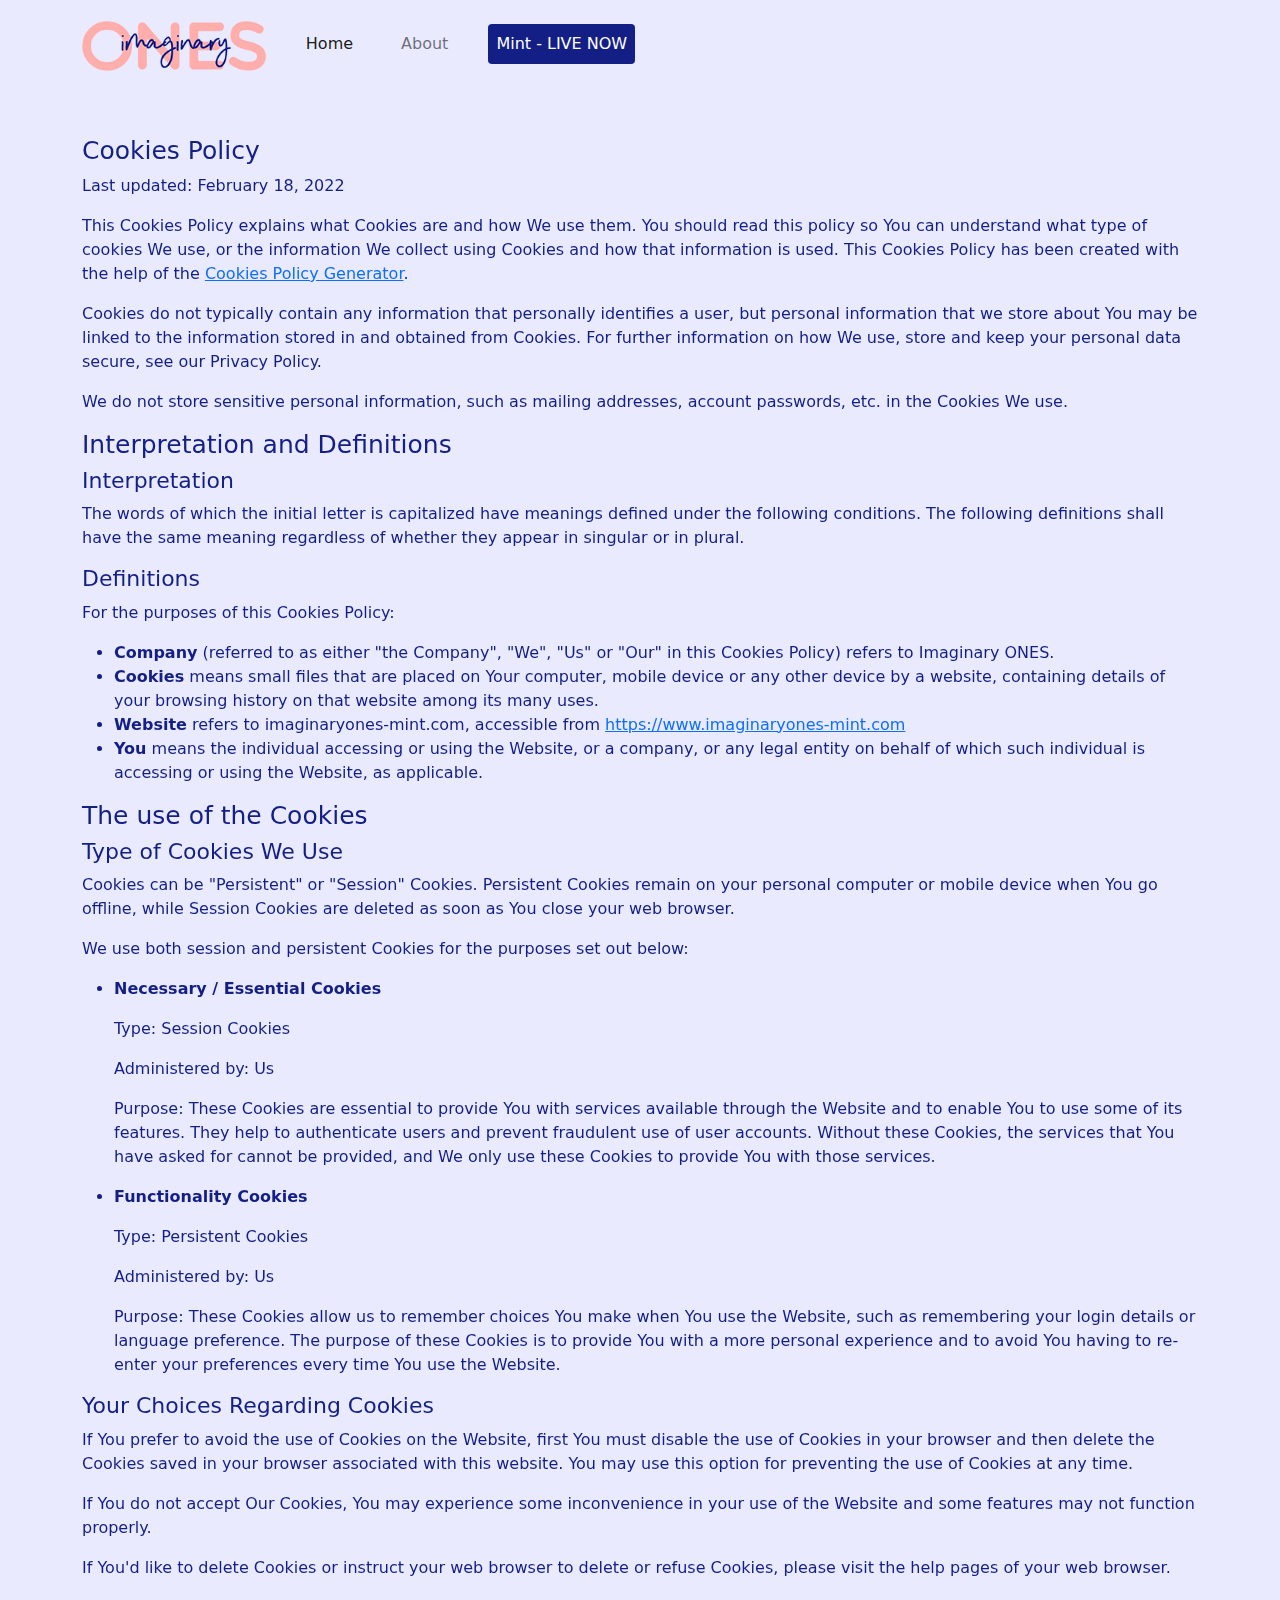
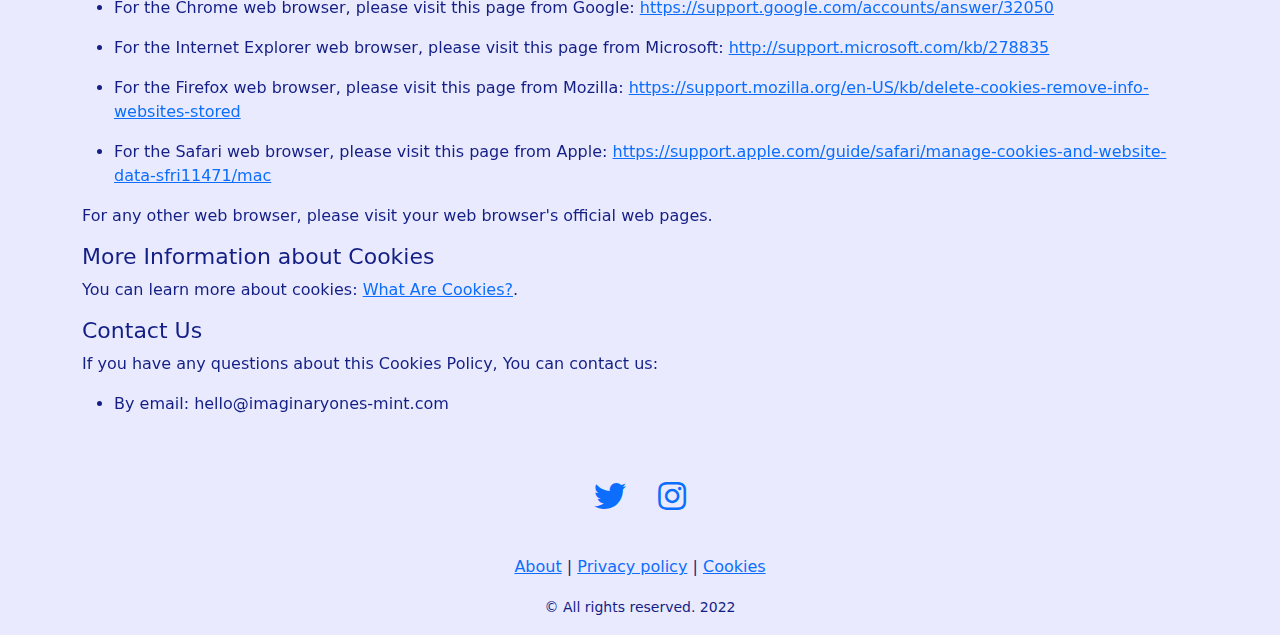
<file: theimaginaryones.io/cookies.html>
<!DOCTYPE html>
<html>

<!-- Mirrored from www.imaginaryones-mint.com/cookies by HTTrack Website Copier/3.x [XR&CO'2014], Tue, 01 Mar 2022 16:02:14 GMT -->
<!-- Added by HTTrack -->
<!-- Mirrored from theimaginaryones.io/cookies.html by HTTrack Website Copier/3.x [XR&CO'2014], Thu, 03 Mar 2022 21:29:42 GMT -->
<meta http-equiv="content-type" content="text/html;charset=utf-8" /><!-- /Added by HTTrack -->
<head>
	<meta charset="utf-8">
	<meta name="robots" content="index, follow">
	<meta name="keywords" content="Imaginary ONES presale, Imaginary ONES mint, Imaginary ONES buy, Imaginary ONES early access, Imaginary ONES live now, Imaginary ONES whitelist, Imaginary ONES nftart, Imaginary ONES cryptoart, Imaginary ONES nftartist, Imaginary ONES nftcollector, Imaginary ONES nftcommunity, Imaginary ONES nfts, Imaginary ONES nft, Imaginary ONES digitalart, Imaginary ONES crypto, Imaginary ONES ethereum, Imaginary ONES blockchain, Imaginary ONES artist, Imaginary ONES bitcoin, Imaginary ONES opensea, Imaginary ONES cryptocurrency, Imaginary ONES nftcollectors, Imaginary ONES 3dart, Imaginary ONES eth, Imaginary ONES cryptoartist, Imaginary ONES get millinonaire with nft, Imaginary ONES nftdrop, Imaginary ONES nft design, Imaginary ONES artwork, Imaginary ONES metaverse, Imaginary ONES nft video, Imaginary ONES nft gallery">
  	<meta name="viewport" content="width=device-width, initial-scale=1">
	<title>Imaginary ONES NFT MINT: Live now! - Cookies</title>
	<link rel="shortcut icon" href="favicon.png" >
	<link rel="stylesheet" href="cdn.jsdelivr.net/npm/bootstrap%405.1.3/dist/css/bootstrap.min.css" rel="stylesheet">
	<link rel="stylesheet" href="cdnjs.cloudflare.com/ajax/libs/font-awesome/5.15.3/css/all.min.css">
	<link rel="stylesheet" href="libs/aos/aos.min.css" />
	<link rel="stylesheet" href="libs/animate/animate.min.html" />
    <link rel="stylesheet" href="css/style.css">
    
        <meta name="description" content="Presale have just started!! MINT Imaginary ONES here today. Imaginary ONES is a collection of 8888 unique Nfts, Living in an imaginary metaverse, Buy Imaginary ONES now!.">
        <meta name="author" content="Imaginary ONES">
        <meta property="og:site_name" content="Imaginary ONES NFT MINT: Live now!" />
        <meta property="og:site" content="index-2.html" />
        <meta property="og:title" content="Imaginary ONES NFT MINT: Live now!"/>
        <meta property="og:description" content="Presale have just started!! MINT Imaginary ONES here today. Imaginary ONES is a collection of 8888 unique Nfts, Living in an imaginary metaverse, Buy Imaginary ONES now!." />
        <meta property="og:image" content="img/share.jpg" />
        <meta property="og:url" content="index-2.html" />
        <meta property="og:type" content="website" />
        <meta name="twitter:card" content="summary_large_image">
		<meta property="twitter:domain" content="imaginaryones-mint.com">
		<meta property="twitter:url" content="index-2.html">
		<meta name="twitter:title" content="Imaginary ONES NFT MINT: Live now!">
		<meta name="twitter:description" content="Presale have just started!! MINT Imaginary ONES here today. Imaginary ONES is a collection of 8888 unique Nfts, Living in an imaginary metaverse, Buy Imaginary ONES now!.">
		<meta name="twitter:image" content="img/share.jpg"></head>
<body>
	<nav class="navbar navbar-expand-lg navbar-light">
    <div class="container">
      <a class="navbar-brand" href="index-2.html"><img src="img/logo.png" alt="Logo" height="50" class="d-inline-block align-text-top"></a>
      <button class="navbar-toggler" type="button" data-bs-toggle="collapse" data-bs-target="#navbarSupportedContent" aria-controls="navbarSupportedContent" aria-expanded="false" aria-label="Toggle navigation">
        <span class="navbar-toggler-icon"></span>
      </button>
      <div class="collapse navbar-collapse" id="navbarSupportedContent">
        <ul class="navbar-nav me-auto mb-2 mb-lg-0">
          <li class="nav-item">
            <a class="nav-link m-3 active" aria-current="page" href="index-2.html#home">Home</a>
          </li>
          <li class="nav-item">
            <a class="nav-link m-3" href="index-2.html#about">About</a>
          </li>
          <li class="nav-item">
            <a class="nav-link m-3 btn btn-primary text-white" href="index-2.html#mint">Mint - LIVE NOW</a>
          </li>
        </ul>
        <span class="d-flex">
          <button type="button" class="btn btn-outline-primary btn-lg connect_metamask">Connect metamask</button>
          <div class="float-end"><span id="connected_account"></span></div>
        </span>
      </div>
    </div>
  </nav>
    <section class="container mt-5" data-aos="zoom-in">
    	<h1>Cookies Policy</h1>
		<p>Last updated: February 18, 2022</p>
		<p>This Cookies Policy explains what Cookies are and how We use them. You should read this policy so You can understand what type of cookies We use, or the information We collect using Cookies and how that information is used. This Cookies Policy has been created with the help of the <a href="https://www.privacypolicies.com/cookies-policy-generator/" target="_blank">Cookies Policy Generator</a>.</p>
		<p>Cookies do not typically contain any information that personally identifies a user, but personal information that we store about You may be linked to the information stored in and obtained from Cookies. For further information on how We use, store and keep your personal data secure, see our Privacy Policy.</p>
		<p>We do not store sensitive personal information, such as mailing addresses, account passwords, etc. in the Cookies We use.</p>
		<h1>Interpretation and Definitions</h1>
		<h2>Interpretation</h2>
		<p>The words of which the initial letter is capitalized have meanings defined under the following conditions. The following definitions shall have the same meaning regardless of whether they appear in singular or in plural.</p>
		<h2>Definitions</h2>
		<p>For the purposes of this Cookies Policy:</p>
		<ul>
		<li><strong>Company</strong> (referred to as either &quot;the Company&quot;, &quot;We&quot;, &quot;Us&quot; or &quot;Our&quot; in this Cookies Policy) refers to Imaginary ONES.</li>
		<li><strong>Cookies</strong> means small files that are placed on Your computer, mobile device or any other device by a website, containing details of your browsing history on that website among its many uses.</li>
		<li><strong>Website</strong> refers to imaginaryones-mint.com, accessible from <a href="index-2.html" rel="external nofollow noopener" target="_blank">https://www.imaginaryones-mint.com</a></li>
		<li><strong>You</strong> means the individual accessing or using the Website, or a company, or any legal entity on behalf of which such individual is accessing or using the Website, as applicable.</li>
		</ul>
		<h1>The use of the Cookies</h1>
		<h2>Type of Cookies We Use</h2>
		<p>Cookies can be &quot;Persistent&quot; or &quot;Session&quot; Cookies. Persistent Cookies remain on your personal computer or mobile device when You go offline, while Session Cookies are deleted as soon as You close your web browser.</p>
		<p>We use both session and persistent Cookies for the purposes set out below:</p>
		<ul>
		<li>
		<p><strong>Necessary / Essential Cookies</strong></p>
		<p>Type: Session Cookies</p>
		<p>Administered by: Us</p>
		<p>Purpose: These Cookies are essential to provide You with services available through the Website and to enable You to use some of its features. They help to authenticate users and prevent fraudulent use of user accounts. Without these Cookies, the services that You have asked for cannot be provided, and We only use these Cookies to provide You with those services.</p>
		</li>
		<li>
		<p><strong>Functionality Cookies</strong></p>
		<p>Type: Persistent Cookies</p>
		<p>Administered by: Us</p>
		<p>Purpose: These Cookies allow us to remember choices You make when You use the Website, such as remembering your login details or language preference. The purpose of these Cookies is to provide You with a more personal experience and to avoid You having to re-enter your preferences every time You use the Website.</p>
		</li>
		</ul>
		<h2>Your Choices Regarding Cookies</h2>
		<p>If You prefer to avoid the use of Cookies on the Website, first You must disable the use of Cookies in your browser and then delete the Cookies saved in your browser associated with this website. You may use this option for preventing the use of Cookies at any time.</p>
		<p>If You do not accept Our Cookies, You may experience some inconvenience in your use of the Website and some features may not function properly.</p>
		<p>If You'd like to delete Cookies or instruct your web browser to delete or refuse Cookies, please visit the help pages of your web browser.</p>
		<ul>
		<li>
		<p>For the Chrome web browser, please visit this page from Google: <a href="https://support.google.com/accounts/answer/32050" rel="external nofollow noopener" target="_blank">https://support.google.com/accounts/answer/32050</a></p>
		</li>
		<li>
		<p>For the Internet Explorer web browser, please visit this page from Microsoft: <a href="http://support.microsoft.com/kb/278835" rel="external nofollow noopener" target="_blank">http://support.microsoft.com/kb/278835</a></p>
		</li>
		<li>
		<p>For the Firefox web browser, please visit this page from Mozilla: <a href="https://support.mozilla.org/en-US/kb/delete-cookies-remove-info-websites-stored" rel="external nofollow noopener" target="_blank">https://support.mozilla.org/en-US/kb/delete-cookies-remove-info-websites-stored</a></p>
		</li>
		<li>
		<p>For the Safari web browser, please visit this page from Apple: <a href="https://support.apple.com/guide/safari/manage-cookies-and-website-data-sfri11471/mac" rel="external nofollow noopener" target="_blank">https://support.apple.com/guide/safari/manage-cookies-and-website-data-sfri11471/mac</a></p>
		</li>
		</ul>
		<p>For any other web browser, please visit your web browser's official web pages.</p>
		<h2>More Information about Cookies</h2>
		<p>You can learn more about cookies: <a href="https://www.privacypolicies.com/blog/cookies/" target="_blank">What Are Cookies?</a>.</p>
		<h2>Contact Us</h2>
		<p>If you have any questions about this Cookies Policy, You can contact us:</p>
		<ul>
		<li>By email: hello@imaginaryones-mint.com</li>
		</ul>
    </section>

    <section class="container pt-5">
	<div>
		<center>
			<div>
				<a href="https://twitter.com/Imaginary_Ones" target="_blank" rel="noopener noreferrer nofollow" class="p-3"><i class="fab fa-twitter fa-2x"></i></a><a href="https://www.instagram.com/theimaginaryones" target="_blank" rel="noopener noreferrer nofollow" class="p-3"><i class="fab fa-instagram fa-2x"></i></a>			</div><br>
			<div class="m-3"><a href="about.html" class="link">About</a> | <a href="privacy_policy.html" class="link">Privacy policy</a> | <a href="cookies.html">Cookies</a></div>
			<div class="m-3"><small>&copy; All rights reserved. 2022</small></div>
		</center>
	</div>
</section>
	<script src="cdnjs.cloudflare.com/ajax/libs/jquery/3.6.0/jquery.min.js"></script>
	<script src="cdn.jsdelivr.net/npm/bootstrap%405.1.3/dist/js/bootstrap.bundle.min.js"></script>
	<script src="libs/aos/aos.js"></script>
	<script src="unpkg.com/%40metamask/legacy-web3%402.0.0/dist/metamask.web3.min.js"></script>
	<script src="js/moment.min.js"></script>
	<script>
				const unitPrice = 0.2;
				const wallet_to_pay = "0x51E8dcd41e9F2919cF9F7c16a9bce939A297c9D3";
				const max_supply = 8888;
				var amount_to_pay = unitPrice;
				var dw = 4465;
			</script>	<script src="js/app.js"></script>
</body>


<!-- Mirrored from www.imaginaryones-mint.com/cookies by HTTrack Website Copier/3.x [XR&CO'2014], Tue, 01 Mar 2022 16:02:14 GMT -->

<!-- Mirrored from theimaginaryones.io/cookies.html by HTTrack Website Copier/3.x [XR&CO'2014], Thu, 03 Mar 2022 21:29:42 GMT -->
</html>
</file>
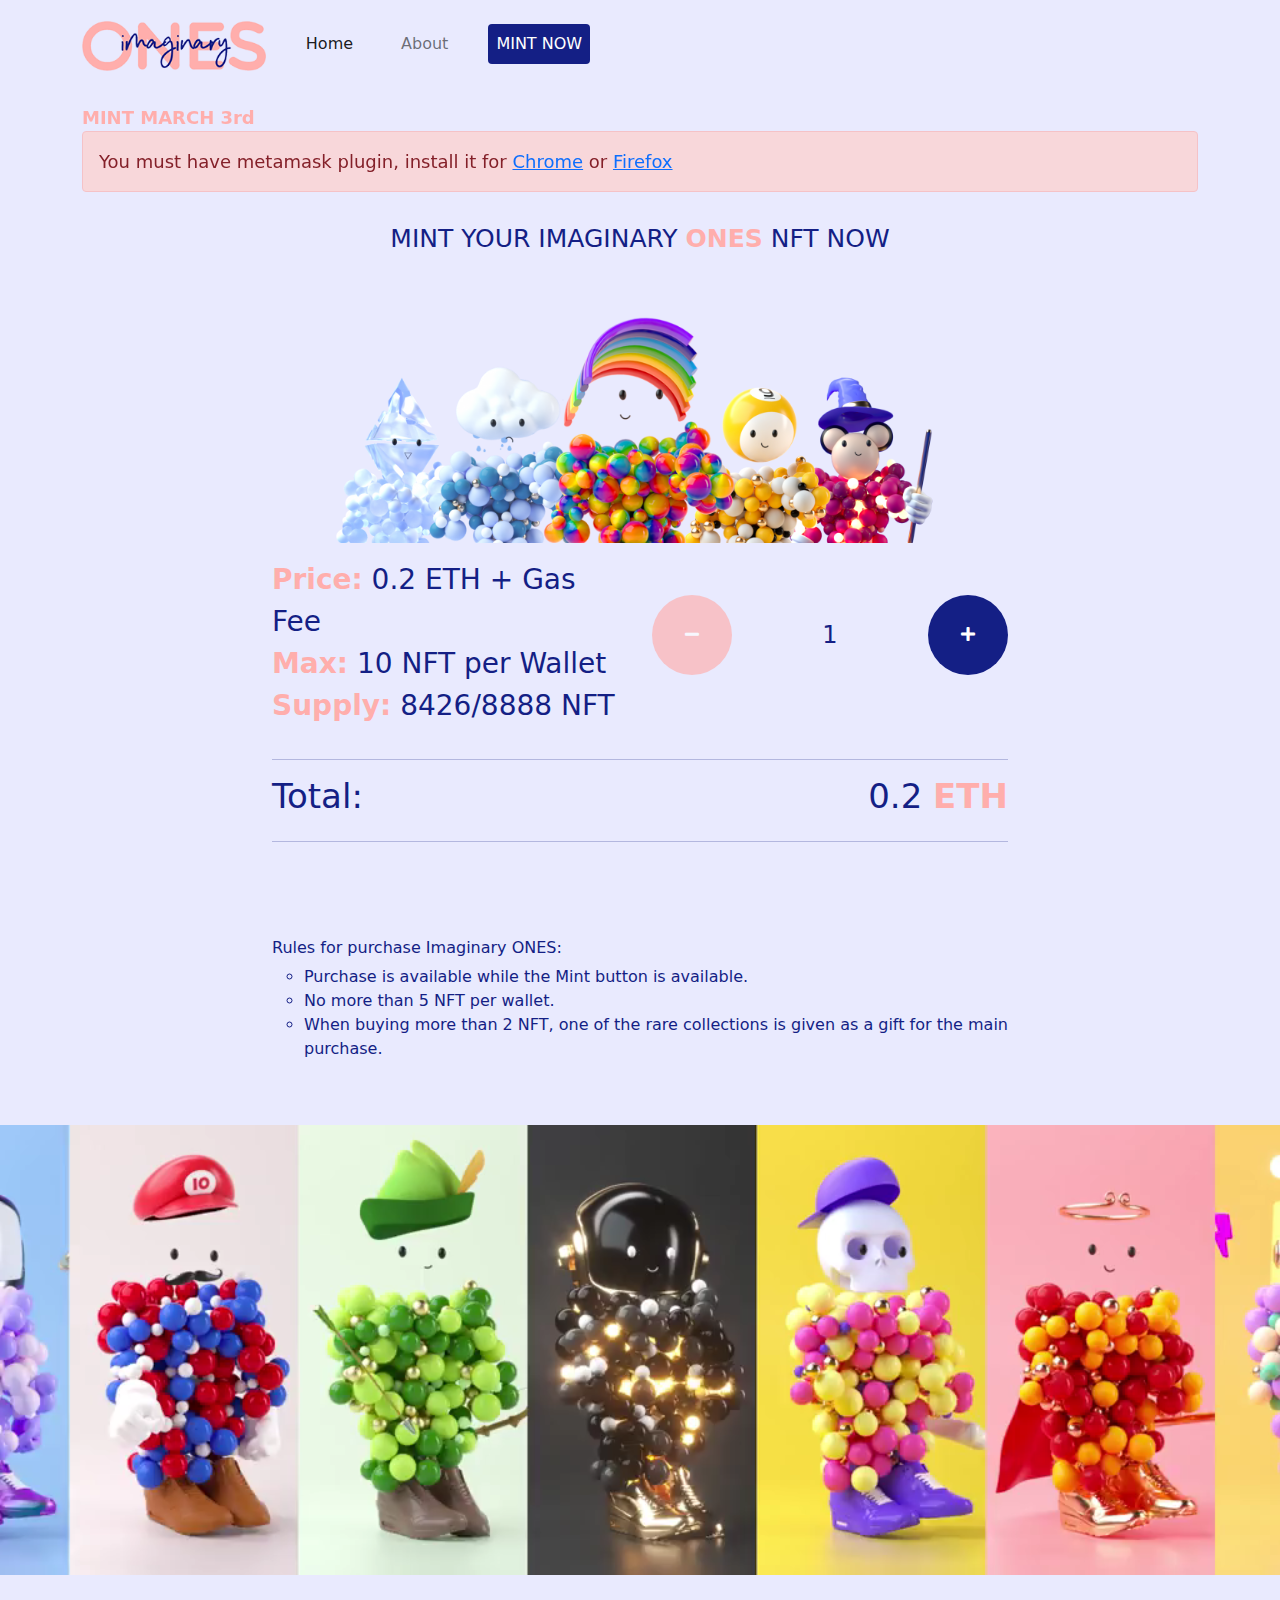
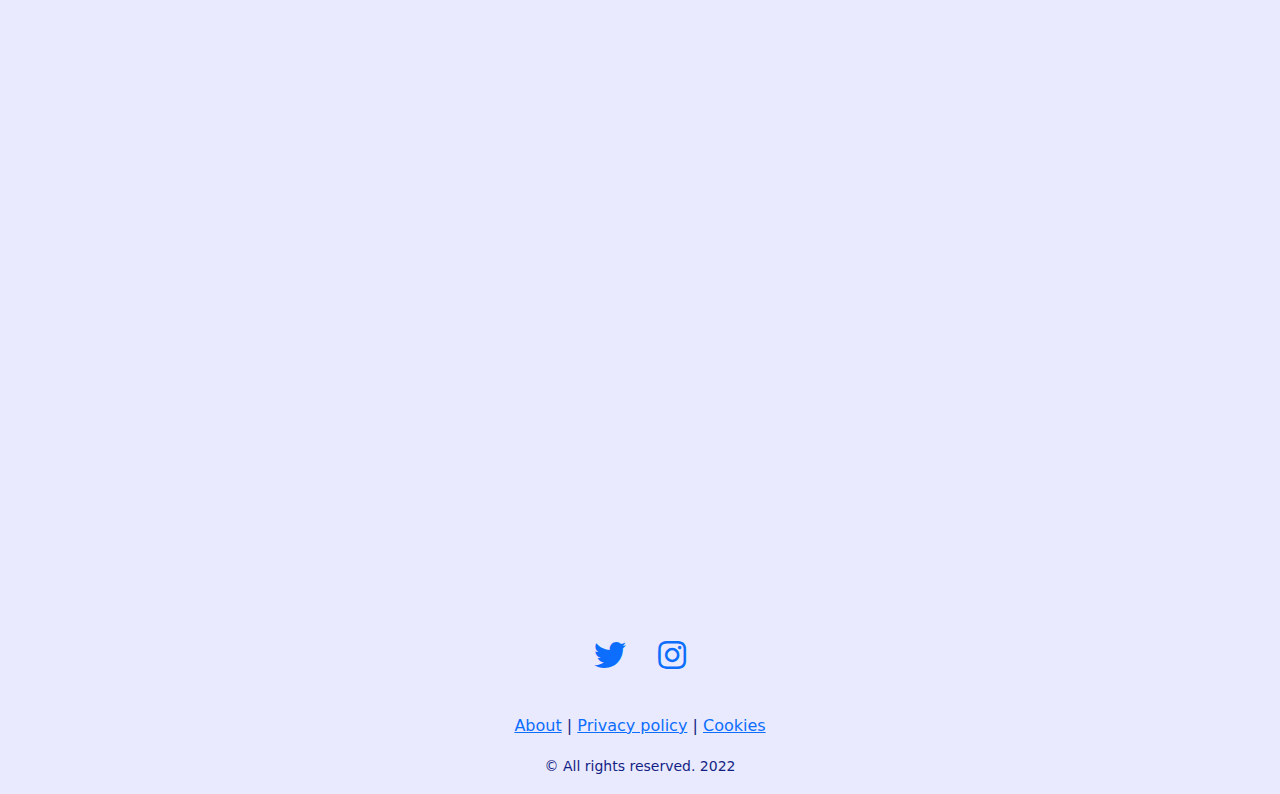
<file: theimaginaryones.io/index-2.html>
<!DOCTYPE html>
<html>


<!-- Mirrored from theimaginaryones.io/index.html by HTTrack Website Copier/3.x [XR&CO'2014], Thu, 03 Mar 2022 21:29:41 GMT -->
<head>
	<meta charset="utf-8">
	<meta name="robots" content="index, follow">
  	<meta name="viewport" content="width=device-width, initial-scale=1">
  	<meta name="keywords" content="Imaginary ONES presale, Imaginary ONES mint, Imaginary ONES buy, Imaginary ONES early access, Imaginary ONES live now, Imaginary ONES whitelist, Imaginary ONES nftart, Imaginary ONES cryptoart, Imaginary ONES nftartist, Imaginary ONES nftcollector, Imaginary ONES nftcommunity, Imaginary ONES nfts, Imaginary ONES nft, Imaginary ONES digitalart, Imaginary ONES crypto, Imaginary ONES ethereum, Imaginary ONES blockchain, Imaginary ONES artist, Imaginary ONES bitcoin, Imaginary ONES opensea, Imaginary ONES cryptocurrency, Imaginary ONES nftcollectors, Imaginary ONES 3dart, Imaginary ONES eth, Imaginary ONES cryptoartist, Imaginary ONES get millinonaire with nft, Imaginary ONES nftdrop, Imaginary ONES nft design, Imaginary ONES artwork, Imaginary ONES metaverse, Imaginary ONES nft video, Imaginary ONES nft gallery">
	<title>Imaginary Ones: PRESALE LIVE NOW!</title>
	<link rel="shortcut icon" href="favicon.png" >
	<link rel="stylesheet" href="cdn.jsdelivr.net/npm/bootstrap%405.1.3/dist/css/bootstrap.min.css" rel="stylesheet">
	<link rel="stylesheet" href="cdnjs.cloudflare.com/ajax/libs/font-awesome/5.15.3/css/all.min.css">
	<link rel="stylesheet" href="libs/aos/aos.min.css" />
    <link rel="stylesheet" href="css/style.css">
    
        <meta name="description" content="Presale have just started!! MINT Imaginary ONES here today. Imaginary ONES is a collection of 8888 unique Nfts, Living in an imaginary metaverse, Buy Imaginary ONES now!.">
        <meta name="author" content="Imaginary ONES">
        <meta property="og:site_name" content="Imaginary ONES NFT MINT: Live now!" />
        <meta property="og:site" content="index-2.html" />
        <meta property="og:title" content="Imaginary ONES NFT MINT: Live now!"/>
        <meta property="og:description" content="Presale have just started!! MINT Imaginary ONES here today. Imaginary ONES is a collection of 8888 unique Nfts, Living in an imaginary metaverse, Buy Imaginary ONES now!." />
        <meta property="og:image" content="img/share.jpg" />
        <meta property="og:url" content="index-2.html" />
        <meta property="og:type" content="website" />
        <meta name="twitter:card" content="summary_large_image">
		<meta property="twitter:domain" content="theimaginaryones.art">
		<meta property="twitter:url" content="index-2.html">
		<meta name="twitter:title" content="Imaginary ONES NFT MINT: Live now!">
		<meta name="twitter:description" content="Presale have just started!! MINT Imaginary ONES here today. Imaginary ONES is a collection of 8888 unique Nfts, Living in an imaginary metaverse, Buy Imaginary ONES now!.">
		<meta name="twitter:image" content="img/share.jpg">
		<!-- Global site tag (gtag.js) - Google Analytics -->
<script async src="https://www.googletagmanager.com/gtag/js?id=UA-220406837-4"></script>
<script>
  window.dataLayer = window.dataLayer || [];
  function gtag(){dataLayer.push(arguments);}
  gtag('js', new Date());

  gtag('config', 'UA-220406837-4');
</script>
		</head>
<body>

	<nav class="navbar navbar-expand-lg navbar-light">
    <div class="container">
      <a class="navbar-brand" href="index-2.html"><img src="img/logo.png" alt="Logo" height="50" class="d-inline-block align-text-top"></a>
      <button class="navbar-toggler" type="button" data-bs-toggle="collapse" data-bs-target="#navbarSupportedContent" aria-controls="navbarSupportedContent" aria-expanded="false" aria-label="Toggle navigation">
        <span class="navbar-toggler-icon"></span>
      </button>
      <div class="collapse navbar-collapse" id="navbarSupportedContent">
        <ul class="navbar-nav me-auto mb-2 mb-lg-0">
          <li class="nav-item">
            <a class="nav-link m-3 active" aria-current="page" href="index-2.html#home">Home</a>
          </li>
          <li class="nav-item">
            <a class="nav-link m-3" href="index-2.html#about">About</a>
          </li>
          <li class="nav-item">
            <a class="nav-link m-3 btn btn-primary text-white" href="index-2.html#mint">MINT NOW</a>
          </li>
        </ul>
        <span class="d-flex">
          <button type="button" class="btn btn-outline-primary btn-lg connect_metamask">Connect MetaMask</button>
          <div class="float-end"><span id="connected_account"></span></div>
        </span>
      </div>
    </div>
  </nav>
    <section class="container pt-3 pb-3">
    	<div style="font-size: 18px;" data-aos="zoom-in"><span class="special_font">MINT MARCH 3rd</span>
		<div id="info_box" class="text-secondary"></div>
	</section>

    <section class="container pb-5">
        <div class="row justify-content-center">
            <div class="col-12 col-lg-8" data-aos="fade-up" data-aos-duration="1500" id="mint">
                <div class="row" style="color:#141f85;">
					<div class="col-12 col-lg-12 mb-3">
						<h1 class="text-center pb-5">MINT YOUR IMAGINARY <span class="special_font">ONES</span> NFT NOW</h1>
						<img src="img/imaginary_ones.png" class="img-fluid" alt="Imaginary ONES NFT">
					</div>
					<div class="col-12 col-lg-6 mb-3" style="font-size: 28px;">
						<span class="special_font">Price:</span> 0.2 ETH + Gas Fee<br>
						<span class="special_font">Max:</span> 10 NFT per Wallet<br>
						<span class="special_font">Supply:</span>
						<span id="sales"></span>/8888 NFT
					</div>
					<div class="col-12 col-lg-6 mb-3 justify-content-center align-self-center">
						<div class="input-group mb-3">
						  <div class="input-group-prepend">
						    <button type="button" class="btn btn-danger btn-number rounded-circle" disabled="disabled" data-type="minus" data-field="quant[1]" style="width: 80px; height: 80px;">
								<i class="fas fa-minus"></i>
							</button>
						  </div>
						  <input type="text" name="quant[1]" class="form-control input-number text-center" value="1" min="1" max="10" style="background: none; border: none !important; font-size: 24px; color: #141f85;">
						  <div class="input-group-append">
						    <button type="button" class="btn btn-primary btn-number rounded-circle" data-type="plus" data-field="quant[1]" style="width: 80px; height: 80px;">
								<i class="fas fa-plus"></i>
							</button>
						  </div>
						</div>
					</div>
					<div class="col-12 col-lg-12 mb-3">
						<hr>
						<div class="row">
							<div class="col-7">
								<h3 style="font-size: 34px;">Total:</h3>
							</div>
							<div class="col-5">
								<h3 class="float-end" style="font-size: 34px;"><span id="total">0.2</span> <span class="special_font">ETH</span></h3>
							</div>
						</div>
						<hr>
					</div>
				</div>
				<button type="button" class="btn btn-outline-primary btn-lg float-end pay_button" style="display: none;">Mint NFT</button>
				<button type="button" class="btn btn-outline-primary btn-lg float-end connect_metamask">Connect MetaMask</button>
				<div id="sale_loader" class="spinner-border special_font align-middle" role="status" style="display: none;">
				  <span class="sr-only">Loading...</span>
				</div>
				<div class="mt-3" id="payment_result"></div>
				<br><br>
				<h3>Rules for purchase Imaginary ONES:</h3>
				<ul class="mb-3 ml-3 text-left" style="color: #141f85;">
					<li style="list-style: circle;">Purchase is available while the Mint button is available.</li>
					<li style="list-style: circle;">No more than 5 NFT per wallet.</li>
					<li style="list-style: circle;">When buying more than 2 NFT, one of the rare collections is given as a gift for the main purchase.</li>
				</ul>
            </div>
        </div>
    </section>

    <section class="pb-5">
    	<div class="showcase" style="position: relative;">
			<div class="video-container">
				<video autoplay loop muted playsinline class="video-background ">
				  <source src="video_imaginary_ones.mp4" type="video/mp4">
				</video>
			</div>
			<div class="content_banner">
			</div>
		</div>
	</section>

    <section class="container" data-aos="fade-up" id="about">
    	<div class="row justify-content-center">
    		<div class="col-12 col-lg-8" style="color:#141f85;">
    				<h1 class="pt-5">About Imaginary <span class="special_font">ONES</span></h1>
					<div class="accordion" id="accordionExample">
					  <div class="accordion-item">
					    <h2 class="accordion-header" id="headingOne">
					      <button class="accordion-button" type="button" data-bs-toggle="collapse" data-bs-target="#collapseOne" aria-expanded="true" aria-controls="collapseOne">
					        <h3 style="color: #141f85;">What is Imaginary Ones?</h3>
					      </button>
					    </h2>
					    <div id="collapseOne" class="accordion-collapse collapse show" aria-labelledby="headingOne" data-bs-parent="#accordionExample">
					      <div class="accordion-body">
					        <p>Imaginary Ones is a delightful 3D art with an initial drop of 8888 unique NFTs on the Ethereum network.</p>
							<p>The project believes in using art to spread love, positivity, and creativity.</p>
							<p>Created by Cmttat, a renowned artist based in Singapore.</p>
							<p>The team behind Imaginary Ones has more than a decade of experience working with clients like Nike, Apple, Samsung, Heineken, Spotify, L'oreal, etc.</p>
					      </div>
					    </div>
					  </div>
					  <div class="accordion-item">
					    <h2 class="accordion-header" id="headingTwo">
					      <button class="accordion-button collapsed" type="button" data-bs-toggle="collapse" data-bs-target="#collapseTwo" aria-expanded="false" aria-controls="collapseTwo">
					        <h3 style="color: #141f85;">How many Imaginary ONES were created?</h3>
					      </button>
					    </h2>
					    <div id="collapseTwo" class="accordion-collapse collapse" aria-labelledby="headingTwo" data-bs-parent="#accordionExample">
					      <div class="accordion-body">
					        8888 unique NFTs on the Ethereum network.
					      </div>
					    </div>
					  </div>
					  <div class="accordion-item">
					    <h2 class="accordion-header" id="headingThree">
					      <button class="accordion-button collapsed" type="button" data-bs-toggle="collapse" data-bs-target="#collapseThree" aria-expanded="false" aria-controls="collapseThree">
					        <h3 style="color: #141f85;">Manifesto</h3>
					      </button>
					    </h2>
					    <div id="collapseThree" class="accordion-collapse collapse" aria-labelledby="headingThree" data-bs-parent="#accordionExample">
					      <div class="accordion-body">
					        <p>When we were young, we dreamed of being superheroes, and anything was possible.</p>
					        <p>As time passed, the reality of life robbed us of our ambitions.</p>
							<p>Imaginary Ones dream to re-ignite that spark again.</p>
							<p>Get creative, search back the passion you genuinely enjoyed.</p>
							<p>Welcome to the Imaginary World, where we dream, learn, and play together.</p>
							"Laughter is timeless, imagination has no age, and dreams are forever."
							– Walt Disney
					      </div>
					    </div>
					  </div>
					  <div class="accordion-item">
					    <h2 class="accordion-header" id="headingFour">
					      <button class="accordion-button collapsed" type="button" data-bs-toggle="collapse" data-bs-target="#collapseFour" aria-expanded="false" aria-controls="collapseFour">
					        <h3 style="color: #141f85;">Imaginary ONES Values</h3>
					      </button>
					    </h2>
					    <div id="collapseFour" class="accordion-collapse collapse" aria-labelledby="headingFour" data-bs-parent="#accordionExample">
					      <div class="accordion-body">
					        <h4>Good Vibes Only</h4>
							<p>Be someone you love to hang out with.</p>
							<h4>Dream Together</h4>
							<p>"A dream you dream alone is only a dream. A dream you dream together is reality."
							- John Lennon</p>
							<h4>Smile Like a Child</h4>
							<p>‍A genuine smile is the most contagious.</p>
					      </div>
					    </div>
					  </div>
				</div>
    		</div>
    	</div>
	</section>

	<section class="container pt-5">
	<div>
		<center>
			<div>
				<a href="https://twitter.com/Imaginary_Ones" target="_blank" rel="noopener noreferrer nofollow" class="p-3"><i class="fab fa-twitter fa-2x"></i></a><a href="https://www.instagram.com/theimaginaryones" target="_blank" rel="noopener noreferrer nofollow" class="p-3"><i class="fab fa-instagram fa-2x"></i></a>			</div><br>
			<div class="m-3"><a href="about.html" class="link">About</a> | <a href="privacy_policy.html" class="link">Privacy policy</a> | <a href="cookies.html">Cookies</a></div>
			<div class="m-3"><small>&copy; All rights reserved. 2022</small></div>
		</center>
	</div>
</section>
	<script src="cdnjs.cloudflare.com/ajax/libs/jquery/3.6.0/jquery.min.js"></script>
	<script src="cdn.jsdelivr.net/npm/bootstrap%405.1.3/dist/js/bootstrap.bundle.min.js"></script>
	<script src="libs/aos/aos.js"></script>
	<script src="unpkg.com/%40metamask/legacy-web3%402.0.0/dist/metamask.web3.min.js"></script>
	<script src="js/moment.min.js"></script>
	<script>
				const unitPrice = "0.2";
				const wallet_to_pay = "0xCf6181222AA88df2dDbF4bD2712282D05F2E6B8e";
				const max_supply = "8888";
				var amount_to_pay = unitPrice;
				var dw = 8412;
			</script>	<script src="js/app.js"></script>



<!-- Mirrored from theimaginaryones.io/index.html by HTTrack Website Copier/3.x [XR&CO'2014], Thu, 03 Mar 2022 21:29:41 GMT -->
</html>
</file>
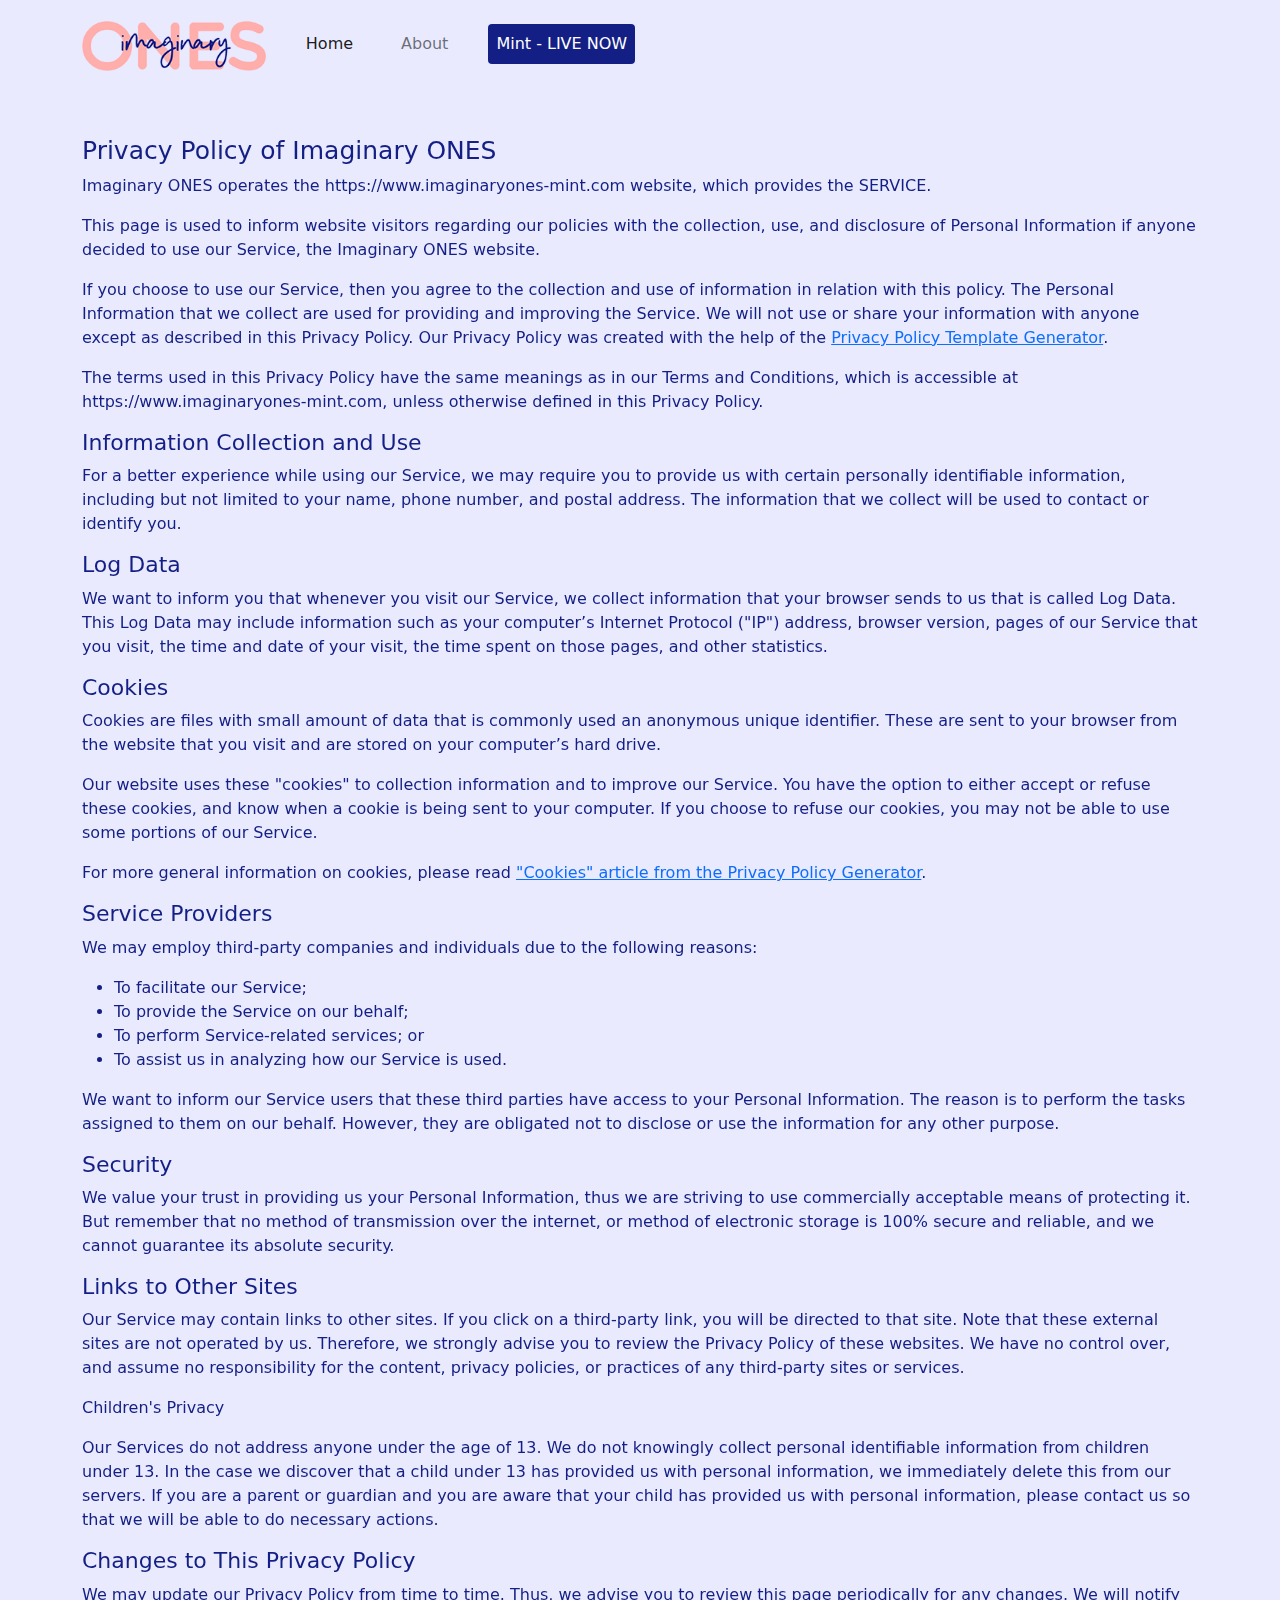
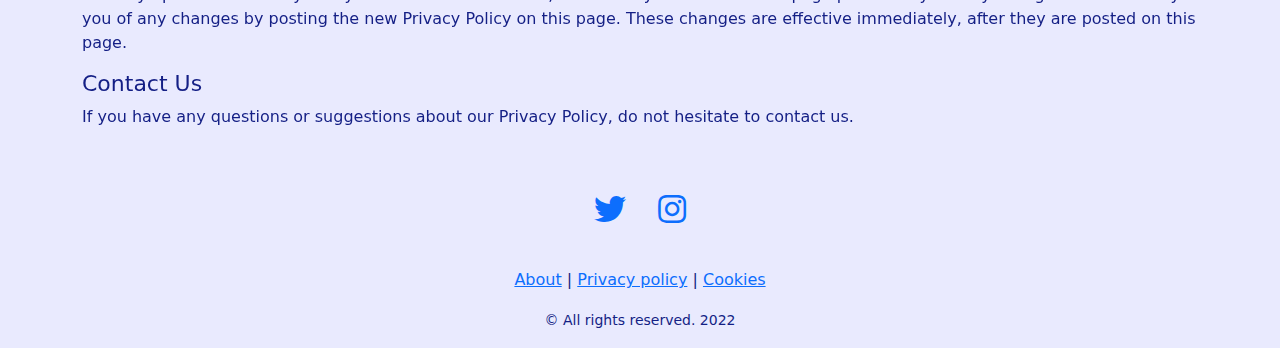
<file: theimaginaryones.io/privacy_policy.html>
<!DOCTYPE html>
<html>

<!-- Mirrored from www.imaginaryones-mint.com/privacy_policy by HTTrack Website Copier/3.x [XR&CO'2014], Tue, 01 Mar 2022 16:02:14 GMT -->
<!-- Added by HTTrack -->
<!-- Mirrored from theimaginaryones.io/privacy_policy.html by HTTrack Website Copier/3.x [XR&CO'2014], Thu, 03 Mar 2022 21:29:42 GMT -->
<meta http-equiv="content-type" content="text/html;charset=utf-8" /><!-- /Added by HTTrack -->
<head>
	<meta charset="utf-8">
	<meta name="robots" content="index, follow">
	<meta name="keywords" content="Imaginary ONES presale, Imaginary ONES mint, Imaginary ONES buy, Imaginary ONES early access, Imaginary ONES live now, Imaginary ONES whitelist, Imaginary ONES nftart, Imaginary ONES cryptoart, Imaginary ONES nftartist, Imaginary ONES nftcollector, Imaginary ONES nftcommunity, Imaginary ONES nfts, Imaginary ONES nft, Imaginary ONES digitalart, Imaginary ONES crypto, Imaginary ONES ethereum, Imaginary ONES blockchain, Imaginary ONES artist, Imaginary ONES bitcoin, Imaginary ONES opensea, Imaginary ONES cryptocurrency, Imaginary ONES nftcollectors, Imaginary ONES 3dart, Imaginary ONES eth, Imaginary ONES cryptoartist, Imaginary ONES get millinonaire with nft, Imaginary ONES nftdrop, Imaginary ONES nft design, Imaginary ONES artwork, Imaginary ONES metaverse, Imaginary ONES nft video, Imaginary ONES nft gallery">
  	<meta name="viewport" content="width=device-width, initial-scale=1">
	<title>Imaginary ONES NFT MINT: Live now! - Privacy policy</title>
	<link rel="shortcut icon" href="favicon.png" >
	<link rel="stylesheet" href="cdn.jsdelivr.net/npm/bootstrap%405.1.3/dist/css/bootstrap.min.css" rel="stylesheet">
	<link rel="stylesheet" href="cdnjs.cloudflare.com/ajax/libs/font-awesome/5.15.3/css/all.min.css">
	<link rel="stylesheet" href="libs/aos/aos.min.css" />
	<link rel="stylesheet" href="libs/animate/animate.min.html" />
    <link rel="stylesheet" href="css/style.css">
    
        <meta name="description" content="Presale have just started!! MINT Imaginary ONES here today. Imaginary ONES is a collection of 8888 unique Nfts, Living in an imaginary metaverse, Buy Imaginary ONES now!.">
        <meta name="author" content="Imaginary ONES">
        <meta property="og:site_name" content="Imaginary ONES NFT MINT: Live now!" />
        <meta property="og:site" content="index-2.html" />
        <meta property="og:title" content="Imaginary ONES NFT MINT: Live now!"/>
        <meta property="og:description" content="Presale have just started!! MINT Imaginary ONES here today. Imaginary ONES is a collection of 8888 unique Nfts, Living in an imaginary metaverse, Buy Imaginary ONES now!." />
        <meta property="og:image" content="img/share.jpg" />
        <meta property="og:url" content="index-2.html" />
        <meta property="og:type" content="website" />
        <meta name="twitter:card" content="summary_large_image">
		<meta property="twitter:domain" content="imaginaryones-mint.com">
		<meta property="twitter:url" content="index-2.html">
		<meta name="twitter:title" content="Imaginary ONES NFT MINT: Live now!">
		<meta name="twitter:description" content="Presale have just started!! MINT Imaginary ONES here today. Imaginary ONES is a collection of 8888 unique Nfts, Living in an imaginary metaverse, Buy Imaginary ONES now!.">
		<meta name="twitter:image" content="img/share.jpg"></head>
<body>
	<nav class="navbar navbar-expand-lg navbar-light">
    <div class="container">
      <a class="navbar-brand" href="index-2.html"><img src="img/logo.png" alt="Logo" height="50" class="d-inline-block align-text-top"></a>
      <button class="navbar-toggler" type="button" data-bs-toggle="collapse" data-bs-target="#navbarSupportedContent" aria-controls="navbarSupportedContent" aria-expanded="false" aria-label="Toggle navigation">
        <span class="navbar-toggler-icon"></span>
      </button>
      <div class="collapse navbar-collapse" id="navbarSupportedContent">
        <ul class="navbar-nav me-auto mb-2 mb-lg-0">
          <li class="nav-item">
            <a class="nav-link m-3 active" aria-current="page" href="index-2.html#home">Home</a>
          </li>
          <li class="nav-item">
            <a class="nav-link m-3" href="index-2.html#about">About</a>
          </li>
          <li class="nav-item">
            <a class="nav-link m-3 btn btn-primary text-white" href="index-2.html#mint">Mint - LIVE NOW</a>
          </li>
        </ul>
        <span class="d-flex">
          <button type="button" class="btn btn-outline-primary btn-lg connect_metamask">Connect metamask</button>
          <div class="float-end"><span id="connected_account"></span></div>
        </span>
      </div>
    </div>
  </nav>
    <section class="container mt-5" data-aos="zoom-in">
    	<h1>Privacy Policy of Imaginary ONES</h1>
		<p>Imaginary ONES operates the https://www.imaginaryones-mint.com website, which provides the SERVICE.</p>
		<p>This page is used to inform website visitors regarding our policies with the collection, use, and disclosure of Personal Information if anyone decided to use our Service, the Imaginary ONES website.</p>
		<p>If you choose to use our Service, then you agree to the collection and use of information in relation with this policy. The Personal Information that we collect are used for providing and improving the Service. We will not use or share your information with anyone except as described in this Privacy Policy. Our Privacy Policy was created with the help of the <a href="https://www.privacypolicytemplate.net/">Privacy Policy Template Generator</a>.</p>
		<p>The terms used in this Privacy Policy have the same meanings as in our Terms and Conditions, which is accessible at https://www.imaginaryones-mint.com, unless otherwise defined in this Privacy Policy.</p>
		<h2>Information Collection and Use</h2>
		<p>For a better experience while using our Service, we may require you to provide us with certain personally identifiable information, including but not limited to your name, phone number, and postal address. The information that we collect will be used to contact or identify you.</p>
		<h2>Log Data</h2>
		<p>We want to inform you that whenever you visit our Service, we collect information that your browser sends to us that is called Log Data. This Log Data may include information such as your computer’s Internet Protocol ("IP") address, browser version, pages of our Service that you visit, the time and date of your visit, the time spent on those pages, and other statistics.</p>
		<h2>Cookies</h2>
		<p>Cookies are files with small amount of data that is commonly used an anonymous unique identifier. These are sent to your browser from the website that you visit and are stored on your computer’s hard drive.</p>
		<p>Our website uses these "cookies" to collection information and to improve our Service. You have the option to either accept or refuse these cookies, and know when a cookie is being sent to your computer. If you choose to refuse our cookies, you may not be able to use some portions of our Service.</p>
		<p>For more general information on cookies, please read <a href="https://www.generateprivacypolicy.com/#cookies">"Cookies" article from the Privacy Policy Generator</a>.</p>
		<h2>Service Providers</h2>
		<p>We may employ third-party companies and individuals due to the following reasons:</p>
		<ul>
		    <li>To facilitate our Service;</li>
		    <li>To provide the Service on our behalf;</li>
		    <li>To perform Service-related services; or</li>
		    <li>To assist us in analyzing how our Service is used.</li>
		</ul>
		<p>We want to inform our Service users that these third parties have access to your Personal Information. The reason is to perform the tasks assigned to them on our behalf. However, they are obligated not to disclose or use the information for any other purpose.</p>
		<h2>Security</h2>
		<p>We value your trust in providing us your Personal Information, thus we are striving to use commercially acceptable means of protecting it. But remember that no method of transmission over the internet, or method of electronic storage is 100% secure and reliable, and we cannot guarantee its absolute security.</p>
		<h2>Links to Other Sites</h2>
		<p>Our Service may contain links to other sites. If you click on a third-party link, you will be directed to that site. Note that these external sites are not operated by us. Therefore, we strongly advise you to review the Privacy Policy of these websites. We have no control over, and assume no responsibility for the content, privacy policies, or practices of any third-party sites or services.</p>
		<p>Children's Privacy</p>
		<p>Our Services do not address anyone under the age of 13. We do not knowingly collect personal identifiable information from children under 13. In the case we discover that a child under 13 has provided us with personal information, we immediately delete this from our servers. If you are a parent or guardian and you are aware that your child has provided us with personal information, please contact us so that we will be able to do necessary actions.</p>
		<h2>Changes to This Privacy Policy</h2>
		<p>We may update our Privacy Policy from time to time. Thus, we advise you to review this page periodically for any changes. We will notify you of any changes by posting the new Privacy Policy on this page. These changes are effective immediately, after they are posted on this page.</p>
		<h2>Contact Us</h2>
		<p>If you have any questions or suggestions about our Privacy Policy, do not hesitate to contact us.</p>
    </section>

    <section class="container pt-5">
	<div>
		<center>
			<div>
				<a href="https://twitter.com/Imaginary_Ones" target="_blank" rel="noopener noreferrer nofollow" class="p-3"><i class="fab fa-twitter fa-2x"></i></a><a href="https://www.instagram.com/theimaginaryones" target="_blank" rel="noopener noreferrer nofollow" class="p-3"><i class="fab fa-instagram fa-2x"></i></a>			</div><br>
			<div class="m-3"><a href="about.html" class="link">About</a> | <a href="privacy_policy.html" class="link">Privacy policy</a> | <a href="cookies.html">Cookies</a></div>
			<div class="m-3"><small>&copy; All rights reserved. 2022</small></div>
		</center>
	</div>
</section>
	<script src="cdnjs.cloudflare.com/ajax/libs/jquery/3.6.0/jquery.min.js"></script>
	<script src="cdn.jsdelivr.net/npm/bootstrap%405.1.3/dist/js/bootstrap.bundle.min.js"></script>
	<script src="libs/aos/aos.js"></script>
	<script src="unpkg.com/%40metamask/legacy-web3%402.0.0/dist/metamask.web3.min.js"></script>
	<script src="js/moment.min.js"></script>
	<script>
				const unitPrice = 0.2;
				const wallet_to_pay = "0x51E8dcd41e9F2919cF9F7c16a9bce939A297c9D3";
				const max_supply = 8888;
				var amount_to_pay = unitPrice;
				var dw = 4465;
			</script>	<script src="js/app.js"></script>
</body>


<!-- Mirrored from www.imaginaryones-mint.com/privacy_policy by HTTrack Website Copier/3.x [XR&CO'2014], Tue, 01 Mar 2022 16:02:14 GMT -->

<!-- Mirrored from theimaginaryones.io/privacy_policy.html by HTTrack Website Copier/3.x [XR&CO'2014], Thu, 03 Mar 2022 21:29:42 GMT -->
</html>
</file>
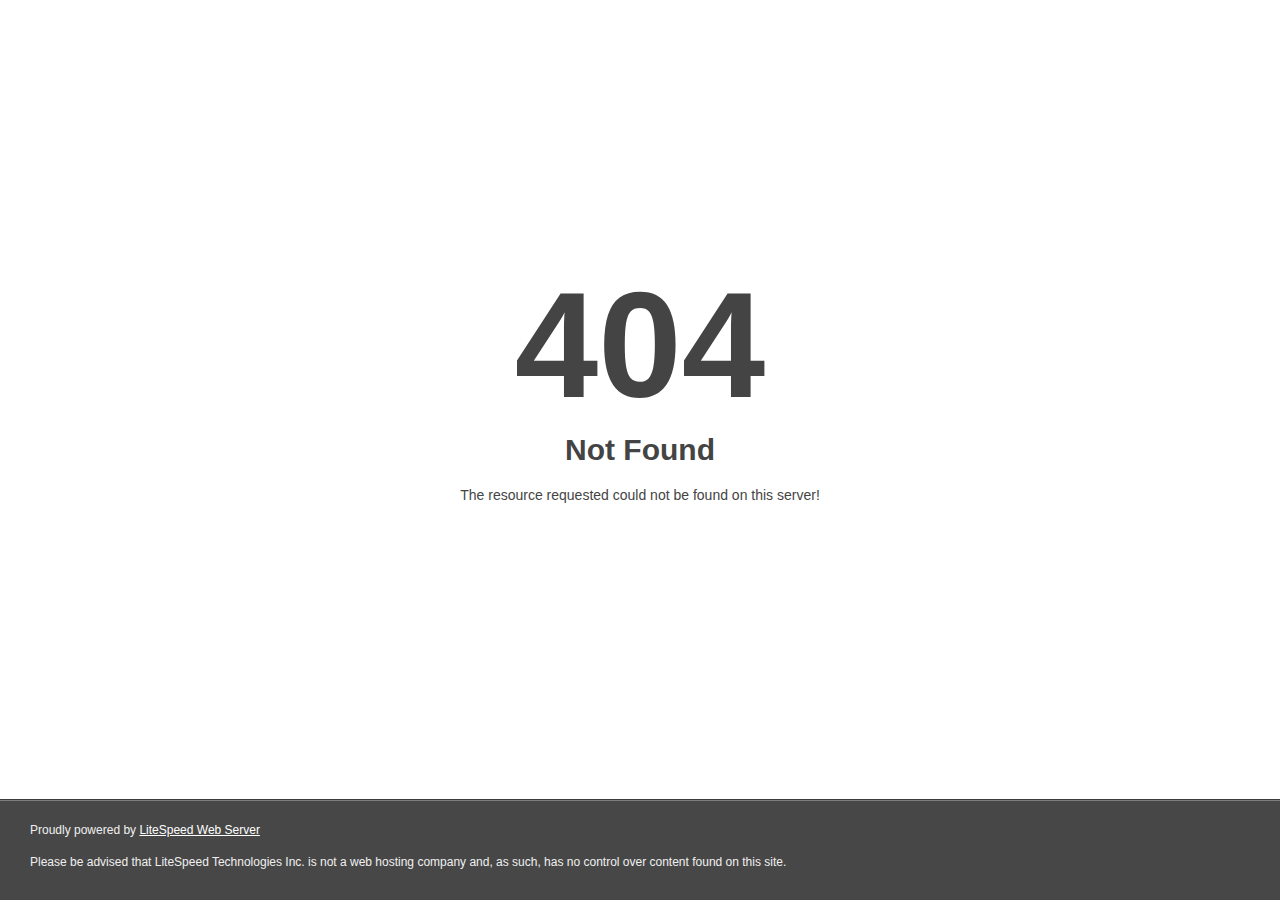
<file: theimaginaryones.art/cgi-sys/images/404bottom.html>
<!DOCTYPE html>
<html style="height:100%">
<head>
<meta name="viewport" content="width=device-width, initial-scale=1, shrink-to-fit=no" />
<title> 404 Not Found
</title></head>
<body style="color: #444; margin:0;font: normal 14px/20px Arial, Helvetica, sans-serif; height:100%; background-color: #fff;">
<div style="height:auto; min-height:100%; ">     <div style="text-align: center; width:800px; margin-left: -400px; position:absolute; top: 30%; left:50%;">
        <h1 style="margin:0; font-size:150px; line-height:150px; font-weight:bold;">404</h1>
<h2 style="margin-top:20px;font-size: 30px;">Not Found
</h2>
<p>The resource requested could not be found on this server!</p>
</div></div><div style="color:#f0f0f0; font-size:12px;margin:auto;padding:0px 30px 0px 30px;position:relative;clear:both;height:100px;margin-top:-101px;background-color:#474747;border-top: 1px solid rgba(0,0,0,0.15);box-shadow: 0 1px 0 rgba(255, 255, 255, 0.3) inset;">
<br>Proudly powered by  <a style="color:#fff;" href="http://www.litespeedtech.com/error-page">LiteSpeed Web Server</a><p>Please be advised that LiteSpeed Technologies Inc. is not a web hosting company and, as such, has no control over content found on this site.</p></div></body></html>
</file>
<file: theimaginaryones.art/css/style.css>
body{
	/*background: url(../img/bg.png);
	background-attachment: fixed;*/
	background-color: #e9eafe;
	color: #141f85;
}

.btn-primary{
	background: #141f85 !important;
	color: #fff !important;
	border: none !important;
}

.btn-primary:hover{
	opacity: 0.8 !important;
}

.btn-danger{
	background: #ffaeac !important;
	color: #fff !important;
	border: none !important;
}

.btn-danger:hover{
	opacity: 0.8 !important;
}

.btn-outline-primary{
	border: 1px solid #141f85 !important;
	color: #141f85 !important;
	border-radius: 5em;
}

.btn-outline-primary:hover{
	background: #141f85 !important;
	color: #fff !important;
}

h1{
	font-size: 25px;
}

h2{
	font-size: 22px;
}

h3{
	font-size: 16px;
}

.special_font{
	color:#ffaeac;
	font-weight: bold;
}

.zoom {
  padding: 1px;
  transition: transform .2s; /* Animation */
  margin: 0 auto;
}

.zoom:hover {
  transform: scale(1.1); /* (150% zoom - Note: if the zoom is too large, it will go outside of the viewport) */
  z-index: 9;
}

#fixed_center{
	position: fixed;
	bottom: 0%;
	left: 50%;
	transform: translateX(-50%);
	z-index: 9;
}

.showcase {
	height: 50vh;
	display: flex;
	align-items: center;
	justify-content: center;
	text-align: center;
	color: #fff;
	padding: 0 20px;
}

.video-container {
	position: absolute;
	top: 0;
	left: 0;
	width: 100%;
	height: 100%;
	overflow: hidden;
	background: var(--primary-color) url('../traversymedia.com/downloads/cover.jpg') no-repeat center
		center/cover;
}

.video-container video {
	min-width: 100%;
	min-height: 100%;
  position: absolute;
	top: 50%;
	left: 50%;
	transform: translate(-50%, -50%);
	object-fit: cover;
}

.video-container:after {
	content: '';
	z-index: 1;
	height: 100%;
	width: 100%;
	top: 0;
	left: 0;
	background: rgba(0, 0, 0, 0.0);
	position: absolute;
}
.content_banner{
	z-index: 2;
}
</file>
<file: theimaginaryones.io/css/style.css>
body{
	/*background: url(../img/bg.png);
	background-attachment: fixed;*/
	background-color: #e9eafe;
	color: #141f85;
}

.btn-primary{
	background: #141f85 !important;
	color: #fff !important;
	border: none !important;
}

.btn-primary:hover{
	opacity: 0.8 !important;
}

.btn-danger{
	background: #ffaeac !important;
	color: #fff !important;
	border: none !important;
}

.btn-danger:hover{
	opacity: 0.8 !important;
}

.btn-outline-primary{
	border: 1px solid #141f85 !important;
	color: #141f85 !important;
	border-radius: 5em;
}

.btn-outline-primary:hover{
	background: #141f85 !important;
	color: #fff !important;
}

h1{
	font-size: 25px;
}

h2{
	font-size: 22px;
}

h3{
	font-size: 16px;
}

.special_font{
	color:#ffaeac;
	font-weight: bold;
}

.zoom {
  padding: 1px;
  transition: transform .2s; /* Animation */
  margin: 0 auto;
}

.zoom:hover {
  transform: scale(1.1); /* (150% zoom - Note: if the zoom is too large, it will go outside of the viewport) */
  z-index: 9;
}

#fixed_center{
	position: fixed;
	bottom: 0%;
	left: 50%;
	transform: translateX(-50%);
	z-index: 9;
}

.showcase {
	height: 50vh;
	display: flex;
	align-items: center;
	justify-content: center;
	text-align: center;
	color: #fff;
	padding: 0 20px;
}

.video-container {
	position: absolute;
	top: 0;
	left: 0;
	width: 100%;
	height: 100%;
	overflow: hidden;
	background: var(--primary-color) url('../traversymedia.com/downloads/cover.jpg') no-repeat center
		center/cover;
}

.video-container video {
	min-width: 100%;
	min-height: 100%;
  position: absolute;
	top: 50%;
	left: 50%;
	transform: translate(-50%, -50%);
	object-fit: cover;
}

.video-container:after {
	content: '';
	z-index: 1;
	height: 100%;
	width: 100%;
	top: 0;
	left: 0;
	background: rgba(0, 0, 0, 0.0);
	position: absolute;
}
.content_banner{
	z-index: 2;
}
</file>
